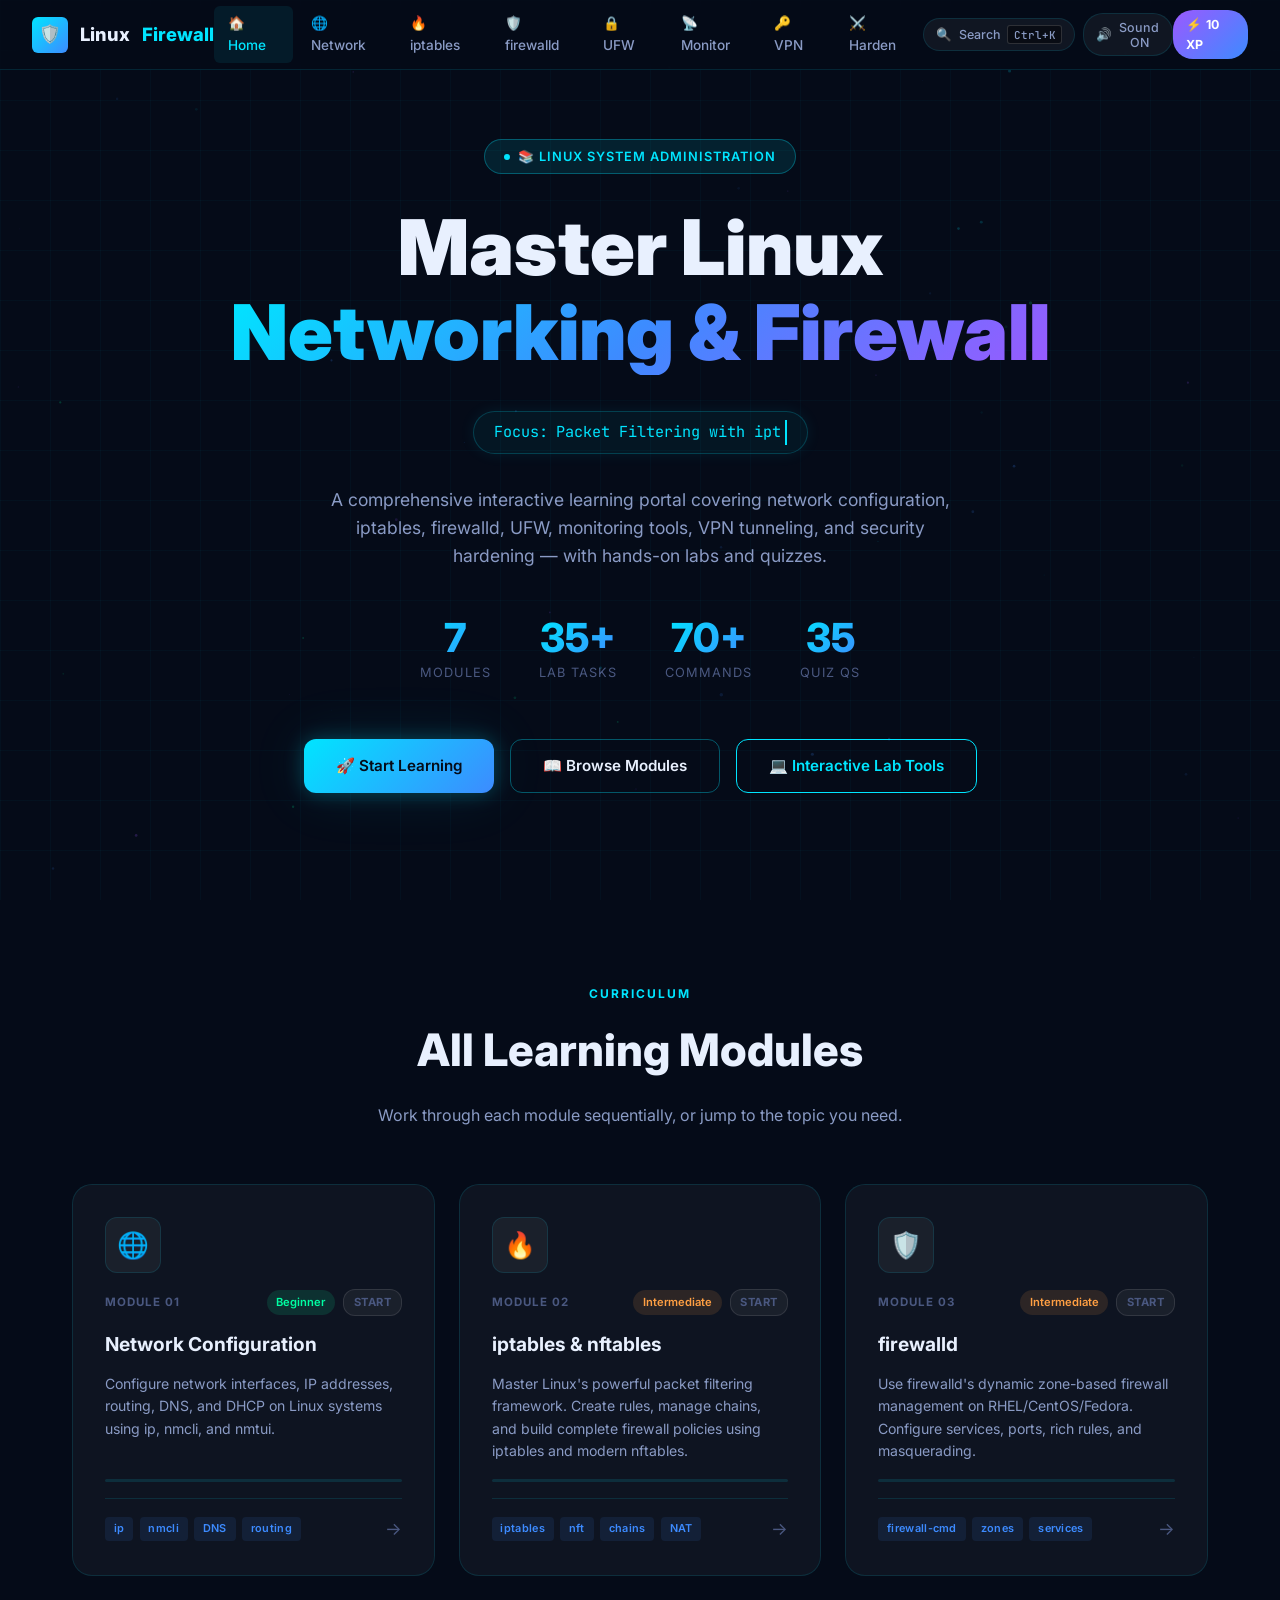
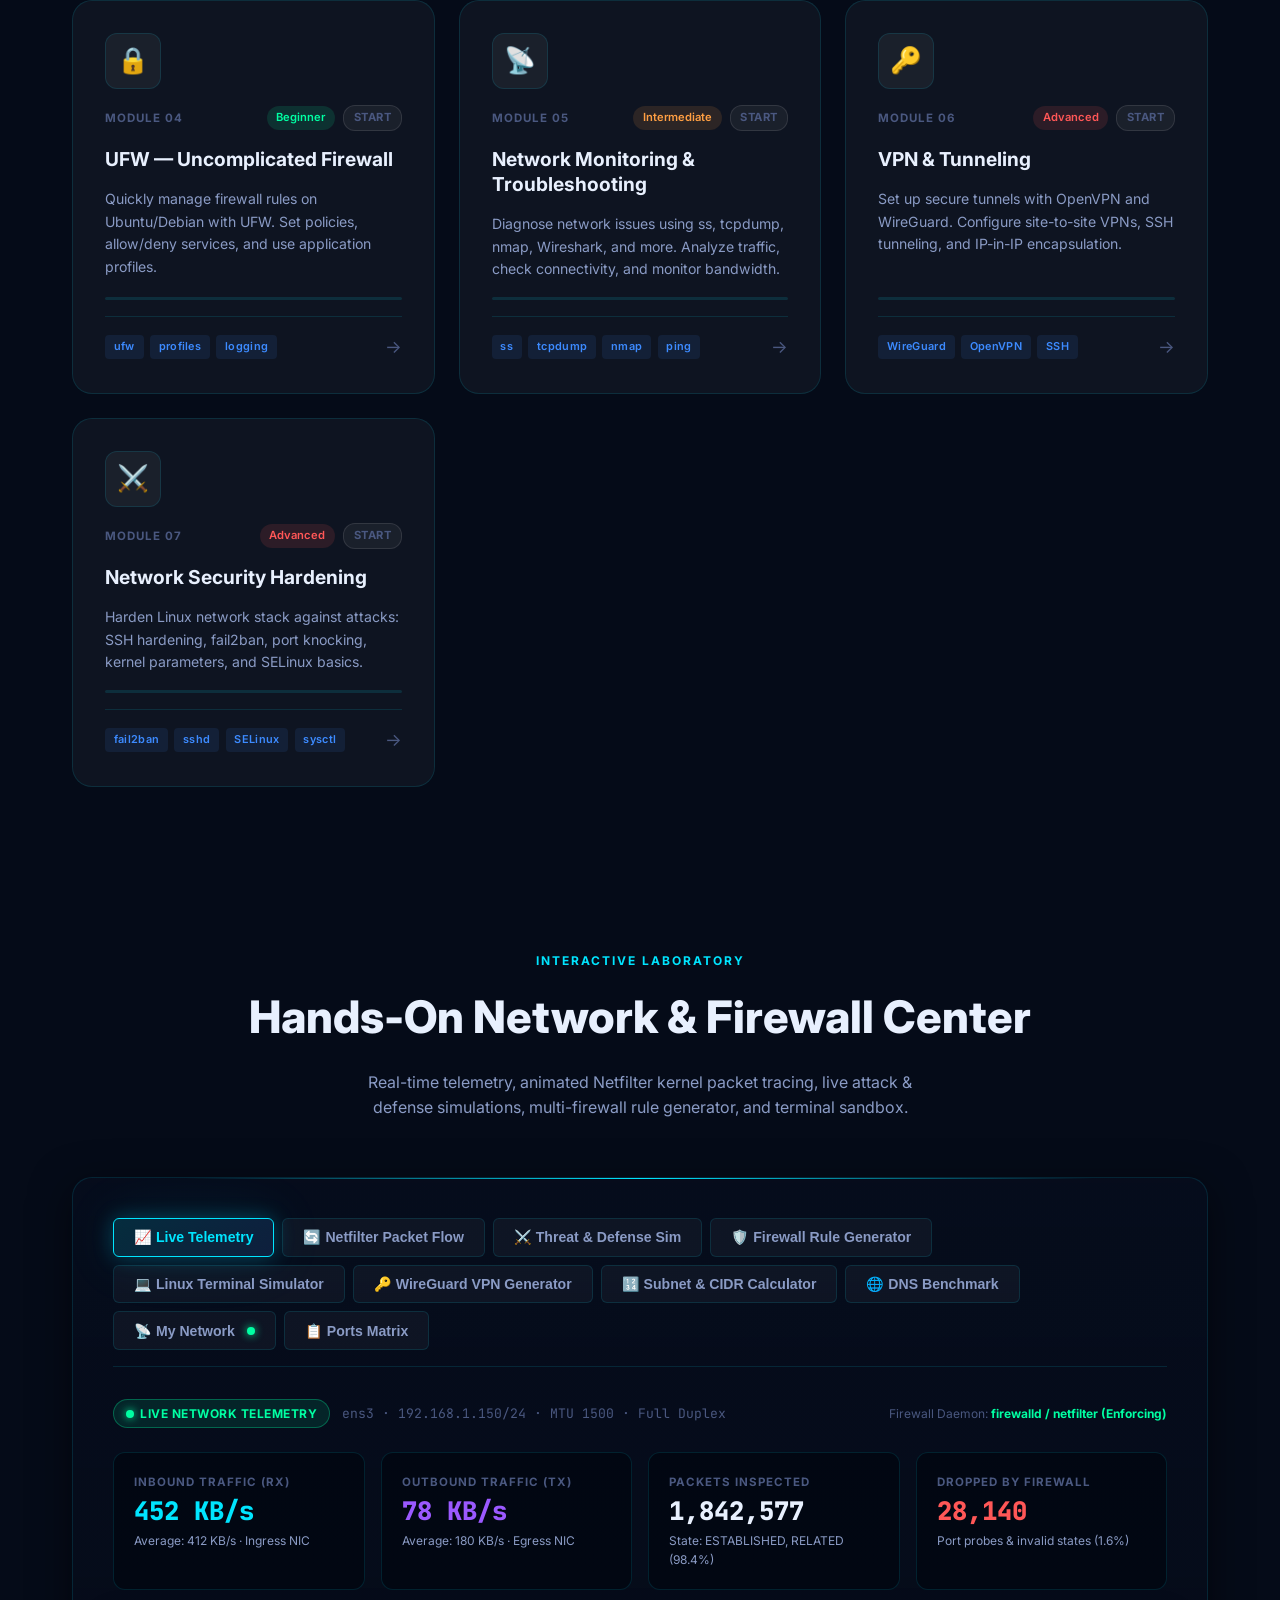
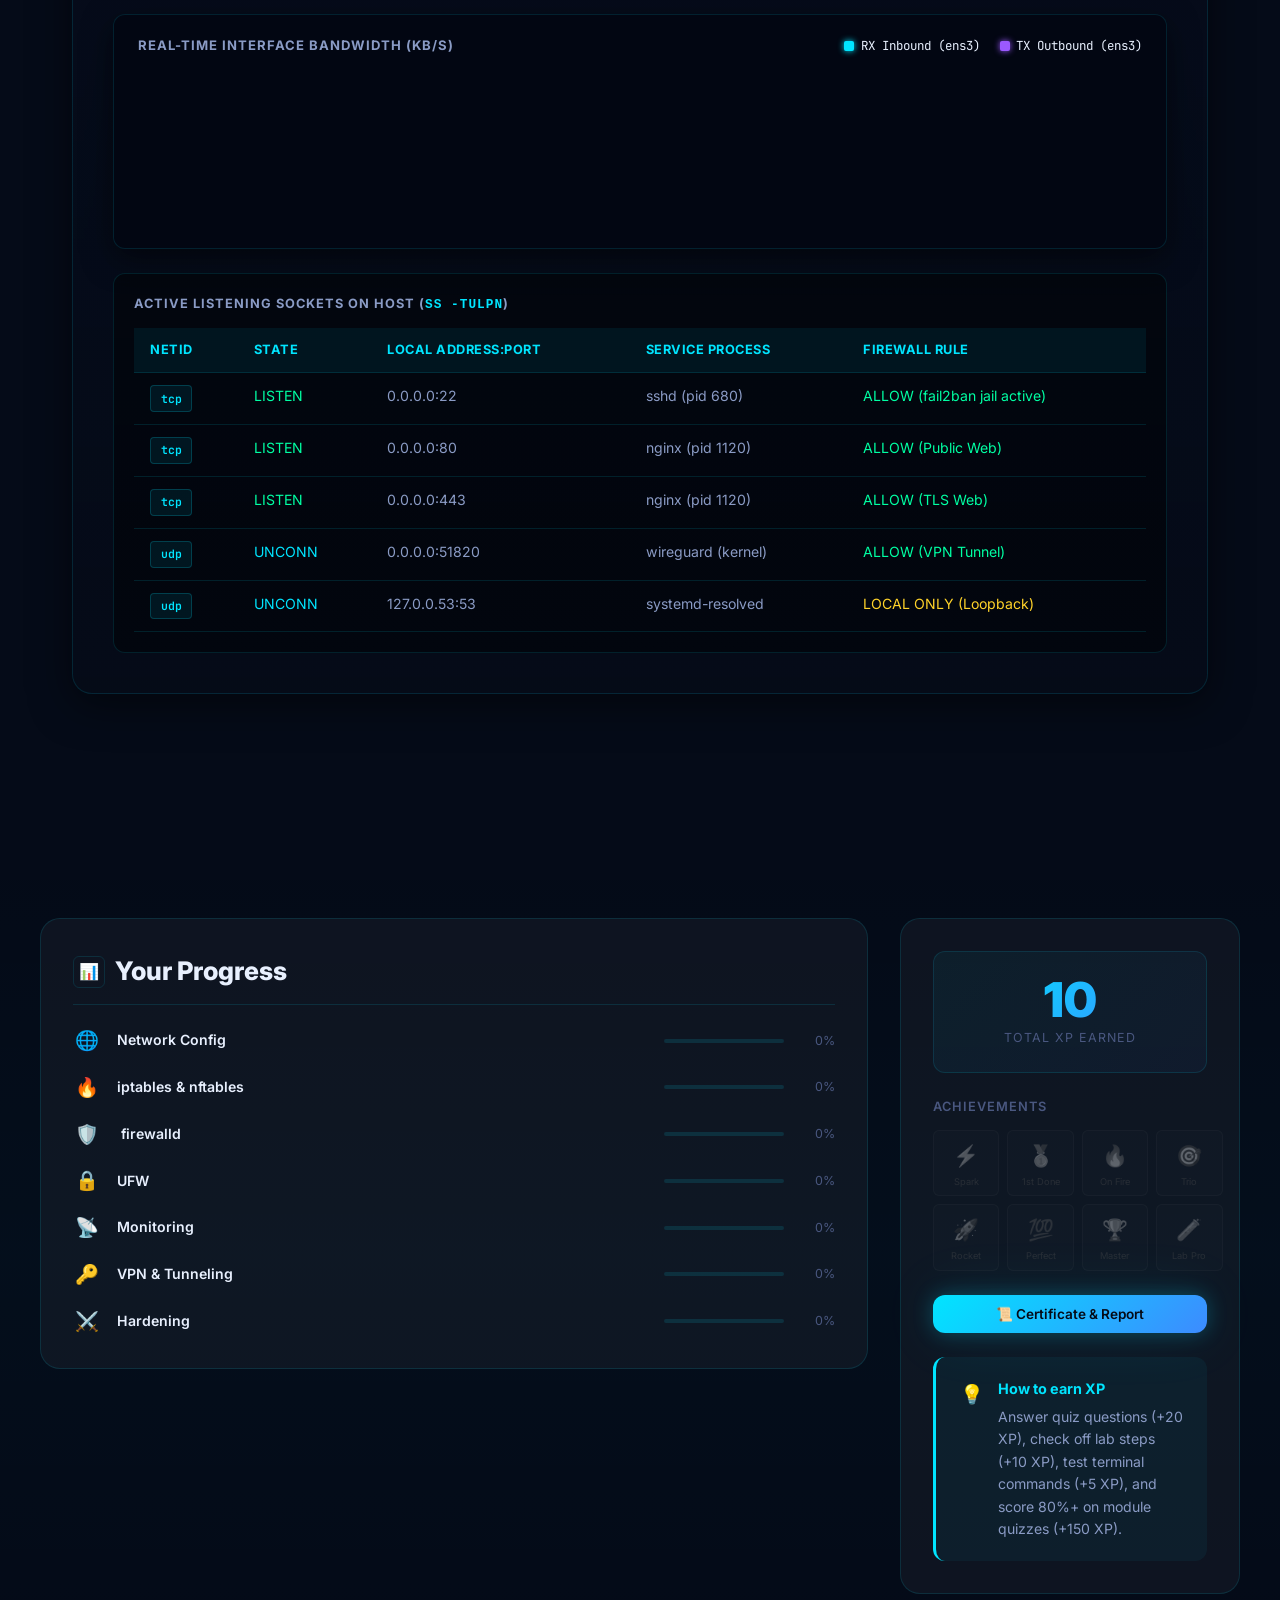
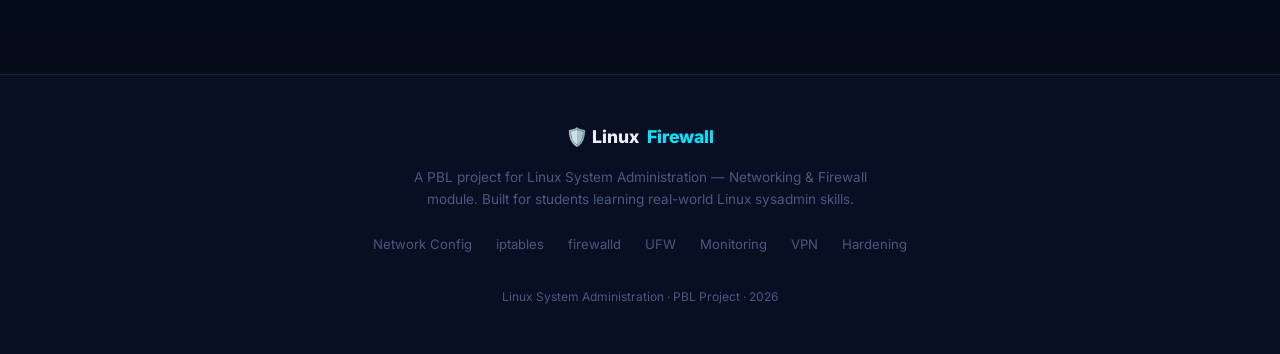
<file: index.html>
<!DOCTYPE html>
<html lang="en">
<head>
  <meta charset="UTF-8" />
  <meta name="viewport" content="width=device-width, initial-scale=1.0" />
  <title>LinuxFirewall — Linux Networking &amp; Firewall Study Portal</title>
  <meta name="description" content="Master Linux networking and firewall administration. Comprehensive study portal with lessons, labs, and quizzes covering iptables, firewalld, UFW, VPN, and more." />
  <meta name="theme-color" content="#050b18" />
  <link rel="icon" href="data:image/svg+xml,<svg xmlns=%22http://www.w3.org/2000/svg%22 viewBox=%220 0 100 100%22><text y=%22.9em%22 font-size=%2290%22>%F0%9F%9B%A1%EF%B8%8F</text></svg>" />
  <meta property="og:type" content="website" />
  <meta property="og:title" content="LinuxFirewall — Linux Networking &amp; Firewall Study Portal" />
  <meta property="og:description" content="Master Linux networking and firewall administration. Comprehensive study portal with lessons, labs, and quizzes covering iptables, firewalld, UFW, VPN, and more." />
  <meta name="twitter:card" content="summary" />
  <meta name="twitter:title" content="LinuxFirewall — Linux Networking &amp; Firewall Study Portal" />
  <meta name="twitter:description" content="Master Linux networking and firewall administration. Comprehensive study portal with lessons, labs, and quizzes covering iptables, firewalld, UFW, VPN, and more." />
  <link rel="preconnect" href="https://fonts.googleapis.com" />
  <link rel="preconnect" href="https://fonts.gstatic.com" crossorigin />
  <link rel="stylesheet" href="https://fonts.googleapis.com/css2?family=Inter:wght@300;400;500;600;700;800;900&family=JetBrains+Mono:wght@400;500;600&display=swap" />
  <link rel="stylesheet" href="styles/main.css" />
  <!-- Preconnect to the real, live APIs the interactive tools call (DNS-over-HTTPS
       benchmark + public IP/geo lookup), so the first real request isn't slowed
       down by DNS/TLS setup happening on demand. -->
  <link rel="preconnect" href="https://cloudflare-dns.com" crossorigin />
  <link rel="preconnect" href="https://dns.google" crossorigin />
  <link rel="preconnect" href="https://ipapi.co" crossorigin />
  <link rel="dns-prefetch" href="https://dns.quad9.net" />
</head>
<body>
<canvas id="particle-canvas"></canvas>
<div class="wrapper">

  <!-- ── NAV ── -->
  <nav id="main-nav">
    <a href="index.html" class="nav-logo">
      <div class="nav-logo-icon">🛡️</div>
      Linux<span>Firewall</span>
    </a>
    <ul class="nav-links">
      <li><a href="index.html" class="active">🏠 Home</a></li>
      <li><a href="pages/network-config.html">🌐 Network</a></li>
      <li><a href="pages/iptables.html">🔥 iptables</a></li>
      <li><a href="pages/firewalld.html">🛡️ firewalld</a></li>
      <li><a href="pages/ufw.html">🔒 UFW</a></li>
      <li><a href="pages/monitoring.html">📡 Monitor</a></li>
      <li><a href="pages/vpn.html">🔑 VPN</a></li>
      <li><a href="pages/hardening.html">⚔️ Harden</a></li>
    </ul>
    <div class="nav-progress">
      <span class="xp-badge">⚡ 0 XP</span>
    </div>
    <div class="hamburger" id="ham">
      <span></span><span></span><span></span>
    </div>
  </nav>

  <!-- ── HERO ── -->
  <section class="hero">
    <div class="hero-badge">📚 Linux System Administration</div>

    <h1 class="hero-title">
      <span class="line1">Master Linux</span>
      <span class="line2">Networking & Firewall</span>
    </h1>

    <div class="hero-typewriter-wrap">
      <span>Focus:</span>
      <span class="typewriter" data-words="Packet Filtering with iptables & nftables|Dynamic Zones & Rich Rules in firewalld|Uncomplicated Firewall (UFW) Fast Setup|WireGuard & OpenVPN Secure Tunnels|System & Network Hardening with fail2ban|Real-time Socket & Packet Diagnostics"></span>
    </div>

    <p class="hero-subtitle">
      A comprehensive interactive learning portal covering network configuration, iptables, firewalld, UFW, monitoring tools, VPN tunneling, and security hardening — with hands-on labs and quizzes.
    </p>

    <div class="hero-stats">
      <div class="stat">
        <div class="stat-num">7</div>
        <div class="stat-label">Modules</div>
      </div>
      <div class="stat">
        <div class="stat-num">35+</div>
        <div class="stat-label">Lab Tasks</div>
      </div>
      <div class="stat">
        <div class="stat-num">70+</div>
        <div class="stat-label">Commands</div>
      </div>
      <div class="stat">
        <div class="stat-num">35</div>
        <div class="stat-label">Quiz Qs</div>
      </div>
    </div>

    <div class="hero-cta">
      <a href="pages/network-config.html" class="btn btn-primary">🚀 Start Learning</a>
      <a href="#modules" class="btn btn-secondary">📖 Browse Modules</a>
      <a href="#tools" class="btn btn-secondary" style="border-color:var(--cyan);color:var(--cyan);">💻 Interactive Lab Tools</a>
    </div>
  </section>

  <!-- ── MODULES ── -->
  <section class="section" id="modules">
    <div class="section-header">
      <div class="section-tag">Curriculum</div>
      <h2 class="section-title">All Learning Modules</h2>
      <p class="section-subtitle">Work through each module sequentially, or jump to the topic you need.</p>
    </div>

    <div class="modules-grid">

      <!-- 1 Network Config -->
      <a href="pages/network-config.html" class="module-card" data-module="network-config" style="--card-color: #00e5ff">
        <div class="module-icon-wrap">🌐</div>
        <div class="module-meta">
          <span class="module-number">Module 01</span>
          <span class="module-difficulty diff-beginner">Beginner</span>
        </div>
        <h3 class="module-title">Network Configuration</h3>
        <p class="module-desc">Configure network interfaces, IP addresses, routing, DNS, and DHCP on Linux systems using ip, nmcli, and nmtui.</p>
        <div class="module-progress-bar"><div class="module-progress-fill" style="width:0%"></div></div>
        <div class="module-footer">
          <div class="module-topics">
            <span class="topic-tag">ip</span>
            <span class="topic-tag">nmcli</span>
            <span class="topic-tag">DNS</span>
            <span class="topic-tag">routing</span>
          </div>
          <span class="module-arrow">→</span>
        </div>
      </a>

      <!-- 2 iptables -->
      <a href="pages/iptables.html" class="module-card" data-module="iptables" style="--card-color: #ff5757">
        <div class="module-icon-wrap">🔥</div>
        <div class="module-meta">
          <span class="module-number">Module 02</span>
          <span class="module-difficulty diff-inter">Intermediate</span>
        </div>
        <h3 class="module-title">iptables & nftables</h3>
        <p class="module-desc">Master Linux's powerful packet filtering framework. Create rules, manage chains, and build complete firewall policies using iptables and modern nftables.</p>
        <div class="module-progress-bar"><div class="module-progress-fill" style="width:0%"></div></div>
        <div class="module-footer">
          <div class="module-topics">
            <span class="topic-tag">iptables</span>
            <span class="topic-tag">nft</span>
            <span class="topic-tag">chains</span>
            <span class="topic-tag">NAT</span>
          </div>
          <span class="module-arrow">→</span>
        </div>
      </a>

      <!-- 3 firewalld -->
      <a href="pages/firewalld.html" class="module-card" data-module="firewalld" style="--card-color: #ff9f43">
        <div class="module-icon-wrap">🛡️</div>
        <div class="module-meta">
          <span class="module-number">Module 03</span>
          <span class="module-difficulty diff-inter">Intermediate</span>
        </div>
        <h3 class="module-title">firewalld</h3>
        <p class="module-desc">Use firewalld's dynamic zone-based firewall management on RHEL/CentOS/Fedora. Configure services, ports, rich rules, and masquerading.</p>
        <div class="module-progress-bar"><div class="module-progress-fill" style="width:0%"></div></div>
        <div class="module-footer">
          <div class="module-topics">
            <span class="topic-tag">firewall-cmd</span>
            <span class="topic-tag">zones</span>
            <span class="topic-tag">services</span>
          </div>
          <span class="module-arrow">→</span>
        </div>
      </a>

      <!-- 4 UFW -->
      <a href="pages/ufw.html" class="module-card" data-module="ufw" style="--card-color: #00ffa3">
        <div class="module-icon-wrap">🔒</div>
        <div class="module-meta">
          <span class="module-number">Module 04</span>
          <span class="module-difficulty diff-beginner">Beginner</span>
        </div>
        <h3 class="module-title">UFW — Uncomplicated Firewall</h3>
        <p class="module-desc">Quickly manage firewall rules on Ubuntu/Debian with UFW. Set policies, allow/deny services, and use application profiles.</p>
        <div class="module-progress-bar"><div class="module-progress-fill" style="width:0%"></div></div>
        <div class="module-footer">
          <div class="module-topics">
            <span class="topic-tag">ufw</span>
            <span class="topic-tag">profiles</span>
            <span class="topic-tag">logging</span>
          </div>
          <span class="module-arrow">→</span>
        </div>
      </a>

      <!-- 5 Monitoring -->
      <a href="pages/monitoring.html" class="module-card" data-module="monitoring" style="--card-color: #3d8bff">
        <div class="module-icon-wrap">📡</div>
        <div class="module-meta">
          <span class="module-number">Module 05</span>
          <span class="module-difficulty diff-inter">Intermediate</span>
        </div>
        <h3 class="module-title">Network Monitoring & Troubleshooting</h3>
        <p class="module-desc">Diagnose network issues using ss, tcpdump, nmap, Wireshark, and more. Analyze traffic, check connectivity, and monitor bandwidth.</p>
        <div class="module-progress-bar"><div class="module-progress-fill" style="width:0%"></div></div>
        <div class="module-footer">
          <div class="module-topics">
            <span class="topic-tag">ss</span>
            <span class="topic-tag">tcpdump</span>
            <span class="topic-tag">nmap</span>
            <span class="topic-tag">ping</span>
          </div>
          <span class="module-arrow">→</span>
        </div>
      </a>

      <!-- 6 VPN -->
      <a href="pages/vpn.html" class="module-card" data-module="vpn" style="--card-color: #9b59ff">
        <div class="module-icon-wrap">🔑</div>
        <div class="module-meta">
          <span class="module-number">Module 06</span>
          <span class="module-difficulty diff-advanced">Advanced</span>
        </div>
        <h3 class="module-title">VPN & Tunneling</h3>
        <p class="module-desc">Set up secure tunnels with OpenVPN and WireGuard. Configure site-to-site VPNs, SSH tunneling, and IP-in-IP encapsulation.</p>
        <div class="module-progress-bar"><div class="module-progress-fill" style="width:0%"></div></div>
        <div class="module-footer">
          <div class="module-topics">
            <span class="topic-tag">WireGuard</span>
            <span class="topic-tag">OpenVPN</span>
            <span class="topic-tag">SSH</span>
          </div>
          <span class="module-arrow">→</span>
        </div>
      </a>

      <!-- 7 Hardening -->
      <a href="pages/hardening.html" class="module-card" data-module="hardening" style="--card-color: #ffd32a">
        <div class="module-icon-wrap">⚔️</div>
        <div class="module-meta">
          <span class="module-number">Module 07</span>
          <span class="module-difficulty diff-advanced">Advanced</span>
        </div>
        <h3 class="module-title">Network Security Hardening</h3>
        <p class="module-desc">Harden Linux network stack against attacks: SSH hardening, fail2ban, port knocking, kernel parameters, and SELinux basics.</p>
        <div class="module-progress-bar"><div class="module-progress-fill" style="width:0%"></div></div>
        <div class="module-footer">
          <div class="module-topics">
            <span class="topic-tag">fail2ban</span>
            <span class="topic-tag">sshd</span>
            <span class="topic-tag">SELinux</span>
            <span class="topic-tag">sysctl</span>
          </div>
          <span class="module-arrow">→</span>
        </div>
      </a>

    </div>
  </section>

  <!-- ── INTERACTIVE LAB TOOLS & REALTIME CENTER ── -->
  <section class="section" id="tools">
    <div class="section-header">
      <div class="section-tag">Interactive Laboratory</div>
      <h2 class="section-title">Hands-On Network &amp; Firewall Center</h2>
      <p class="section-subtitle">Real-time telemetry, animated Netfilter kernel packet tracing, live attack &amp; defense simulations, multi-firewall rule generator, and terminal sandbox.</p>
    </div>

    <div class="interactive-suite">
      <div class="tool-tabs">
        <button class="tool-tab active" data-target="tab-telemetry">📈 Live Telemetry</button>
        <button class="tool-tab" data-target="tab-netfilter">🔄 Netfilter Packet Flow</button>
        <button class="tool-tab" data-target="tab-attacks">⚔️ Threat &amp; Defense Sim</button>
        <button class="tool-tab" data-target="tab-generator">🛡️ Firewall Rule Generator</button>
        <button class="tool-tab" data-target="tab-terminal">💻 Linux Terminal Simulator</button>
        <button class="tool-tab" data-target="tab-wireguard">🔑 WireGuard VPN Generator</button>
        <button class="tool-tab" data-target="tab-calculator">🔢 Subnet &amp; CIDR Calculator</button>
        <button class="tool-tab" data-target="tab-dns">🌐 DNS Benchmark</button>
        <button class="tool-tab" data-target="tab-mynetwork">📡 My Network <span class="live-dot" style="margin-left:4px;"></span></button>
        <button class="tool-tab" data-target="tab-ports">📋 Ports Matrix</button>
      </div>

      <!-- Tab 1: Live Telemetry & Traffic Graph -->
      <div class="tool-pane active" id="tab-telemetry">
        <div class="telemetry-header">
          <div>
            <span class="live-badge"><span class="live-dot"></span> LIVE NETWORK TELEMETRY</span>
            <span style="font-size:0.82rem;color:var(--text-muted);margin-left:0.5rem;font-family:var(--font-mono);">ens3 &middot; 192.168.1.150/24 &middot; MTU 1500 &middot; Full Duplex</span>
          </div>
          <div style="font-size:0.75rem;color:var(--text-muted);">
            Firewall Daemon: <strong style="color:var(--green)">firewalld / netfilter (Enforcing)</strong>
          </div>
        </div>

        <div class="telemetry-grid">
          <div class="telemetry-card">
            <div class="telemetry-card-title">Inbound Traffic (RX)</div>
            <div class="telemetry-card-val" id="telemetry-rx-speed" style="color:var(--cyan)">384 KB/s</div>
            <div class="telemetry-card-sub">Average: 412 KB/s &middot; Ingress NIC</div>
          </div>
          <div class="telemetry-card">
            <div class="telemetry-card-title">Outbound Traffic (TX)</div>
            <div class="telemetry-card-val" id="telemetry-tx-speed" style="color:var(--purple)">192 KB/s</div>
            <div class="telemetry-card-sub">Average: 180 KB/s &middot; Egress NIC</div>
          </div>
          <div class="telemetry-card">
            <div class="telemetry-card-title">Packets Inspected</div>
            <div class="telemetry-card-val" id="telemetry-total-pkts">1,842,000</div>
            <div class="telemetry-card-sub">State: ESTABLISHED, RELATED (98.4%)</div>
          </div>
          <div class="telemetry-card">
            <div class="telemetry-card-title">Dropped by Firewall</div>
            <div class="telemetry-card-val" id="telemetry-dropped-pkts" style="color:var(--red)">28,140</div>
            <div class="telemetry-card-sub">Port probes &amp; invalid states (1.6%)</div>
          </div>
        </div>

        <div class="bandwidth-graph-wrap">
          <div class="graph-header">
            <span style="font-size:0.82rem;font-weight:700;letter-spacing:1px;text-transform:uppercase;color:var(--text-secondary);">Real-Time Interface Bandwidth (KB/s)</span>
            <div class="graph-legend">
              <div class="legend-item"><span class="legend-color legend-rx"></span> RX Inbound (ens3)</div>
              <div class="legend-item"><span class="legend-color legend-tx"></span> TX Outbound (ens3)</div>
            </div>
          </div>
          <canvas id="bandwidth-canvas"></canvas>
        </div>

        <div style="background:rgba(0,0,0,0.4);border:1px solid var(--border);border-radius:var(--radius-md);padding:1.25rem;">
          <div style="font-size:0.8rem;font-weight:700;color:var(--text-secondary);text-transform:uppercase;letter-spacing:1px;margin-bottom:0.75rem;">
            Active Listening Sockets on Host (<code style="color:var(--cyan)">ss -tulpn</code>)
          </div>
          <div style="overflow-x:auto;">
            <table class="data-table" style="margin:0;">
              <thead>
                <tr>
                  <th>Netid</th>
                  <th>State</th>
                  <th>Local Address:Port</th>
                  <th>Service Process</th>
                  <th>Firewall Rule</th>
                </tr>
              </thead>
              <tbody>
                <tr><td><span class="chip">tcp</span></td><td><span style="color:var(--green)">LISTEN</span></td><td>0.0.0.0:22</td><td>sshd (pid 680)</td><td><span style="color:var(--green)">ALLOW (fail2ban jail active)</span></td></tr>
                <tr><td><span class="chip">tcp</span></td><td><span style="color:var(--green)">LISTEN</span></td><td>0.0.0.0:80</td><td>nginx (pid 1120)</td><td><span style="color:var(--green)">ALLOW (Public Web)</span></td></tr>
                <tr><td><span class="chip">tcp</span></td><td><span style="color:var(--green)">LISTEN</span></td><td>0.0.0.0:443</td><td>nginx (pid 1120)</td><td><span style="color:var(--green)">ALLOW (TLS Web)</span></td></tr>
                <tr><td><span class="chip">udp</span></td><td><span style="color:var(--cyan)">UNCONN</span></td><td>0.0.0.0:51820</td><td>wireguard (kernel)</td><td><span style="color:var(--green)">ALLOW (VPN Tunnel)</span></td></tr>
                <tr><td><span class="chip">udp</span></td><td><span style="color:var(--cyan)">UNCONN</span></td><td>127.0.0.53:53</td><td>systemd-resolved</td><td><span style="color:var(--yellow)">LOCAL ONLY (Loopback)</span></td></tr>
              </tbody>
            </table>
          </div>
        </div>
      </div>

      <!-- Tab 2: Netfilter Packet Flow -->
      <div class="tool-pane" id="tab-netfilter">
        <div class="netfilter-box">
          <div class="nf-controls">
            <div>
              <span style="font-size:0.85rem;font-weight:700;text-transform:uppercase;letter-spacing:1px;color:var(--cyan);">Kernel Netfilter Traversal Engine</span>
              <p style="font-size:0.8rem;color:var(--text-muted);margin-top:0.2rem;">Select a simulated packet type and watch it navigate through the Linux kernel firewall tables &amp; chains.</p>
            </div>
            <div style="display:flex;gap:0.75rem;align-items:center;flex-wrap:wrap;">
              <select id="nf-packet-select" class="gen-input" style="font-family:var(--font-main);padding:0.45rem 0.8rem;cursor:pointer;">
                <option value="http">🌐 HTTP Request (Port 80 to Local Web Server)</option>
                <option value="ssh">🔑 SSH Admin Session (Port 22 with Conntrack)</option>
                <option value="blocked">🚫 Telnet Probe (Port 23 from Untrusted IP)</option>
                <option value="forward">🔄 NAT Router Forwarding (LAN 10.0.0.2 to WAN)</option>
              </select>
              <button class="btn btn-primary" id="nf-send-btn" style="padding:0.5rem 1rem;font-size:0.85rem;">▶️ Dispatch Packet</button>
            </div>
          </div>

          <div class="nf-pipeline">
            <div class="nf-node" id="nf-ingress">
              <div class="nf-node-num">Step 1</div>
              <div class="nf-node-title">NIC Ingress</div>
              <div class="nf-node-sub">ens3 interface</div>
            </div>

            <div class="nf-node" id="nf-preroute">
              <div class="nf-node-num">Step 2</div>
              <div class="nf-node-title">PREROUTING</div>
              <div class="nf-node-sub">raw &middot; mangle &middot; nat</div>
            </div>

            <div class="nf-node" id="nf-routing">
              <div class="nf-node-num">Step 3</div>
              <div class="nf-node-title">Routing Decision</div>
              <div class="nf-node-sub">Local or Forward?</div>
            </div>

            <div class="nf-node" id="nf-input">
              <div class="nf-node-num">Step 4A</div>
              <div class="nf-node-title">INPUT Chain</div>
              <div class="nf-node-sub">filter &middot; security</div>
            </div>

            <div class="nf-node" id="nf-socket">
              <div class="nf-node-num">Step 5A</div>
              <div class="nf-node-title">Local Socket</div>
              <div class="nf-node-sub">Process delivery</div>
            </div>
          </div>

          <div style="margin-top:0.75rem;display:flex;gap:0.75rem;justify-content:center;font-size:0.75rem;color:var(--text-muted);">
            <span>Forward branch: <span class="chip" id="nf-forward">FORWARD Chain</span> &rarr; <span class="chip" id="nf-postroute">POSTROUTING (SNAT/MASQUERADE)</span></span>
          </div>

          <div class="nf-verdict-box">
            <div>
              <div style="font-size:0.72rem;text-transform:uppercase;color:var(--text-muted);letter-spacing:0.5px;">Firewall Decision &amp; Verdict</div>
              <div id="nf-verdict-result" style="margin-top:0.35rem;"><span class="module-status-badge status-completed">READY TO DISPATCH</span></div>
            </div>
            <div style="flex:1;min-width:250px;">
              <div style="font-size:0.72rem;text-transform:uppercase;color:var(--text-muted);letter-spacing:0.5px;">Rule Match</div>
              <div id="nf-rule-result" style="font-family:var(--font-mono);font-size:0.82rem;color:var(--cyan);margin-top:0.35rem;">Select packet and click Dispatch Packet</div>
            </div>
            <div style="width:100%;font-size:0.82rem;color:var(--text-secondary);border-top:1px solid rgba(255,255,255,0.06);padding-top:0.5rem;margin-top:0.5rem;" id="nf-exp-result">
              Click Dispatch Packet to trace the kernel Netfilter hooks in real time.
            </div>
          </div>
        </div>
      </div>

      <!-- Tab 3: Threat & Defense Center -->
      <div class="tool-pane" id="tab-attacks">
        <div class="attack-suite-grid">
          <div class="attack-cards-col">
            <!-- SYN Flood -->
            <div class="attack-card">
              <div class="attack-card-header">
                <div class="attack-card-title">💣 SYN Flood DoS</div>
                <span class="chip">L4 Attack</span>
              </div>
              <div class="attack-card-desc">Simulates a high-rate SYN flood targeting port 80. Watch iptables rate limiting and kernel TCP syncookies protect the host.</div>
              <button class="attack-btn" id="btn-sim-syn">⚡ Launch SYN Flood</button>
            </div>

            <!-- SSH Brute Force -->
            <div class="attack-card">
              <div class="attack-card-header">
                <div class="attack-card-title">🔨 SSH Password Spray</div>
                <span class="chip">fail2ban</span>
              </div>
              <div class="attack-card-desc">Simulates 5 rapid invalid SSH logins from an untrusted IP. Watch fail2ban detect auth log failures and ban the IP automatically.</div>
              <button class="attack-btn" id="btn-sim-ssh">⚡ Simulate SSH Attack</button>
            </div>

            <!-- Nmap Port Scan -->
            <div class="attack-card">
              <div class="attack-card-header">
                <div class="attack-card-title">🕵️ Nmap Stealth Scan</div>
                <span class="chip">Reconnaissance</span>
              </div>
              <div class="attack-card-desc">Simulates an attacker running a stealth SYN sweep on ports 1-1000. Watch default DROP policy prevent information leakage.</div>
              <button class="attack-btn" id="btn-sim-scan">⚡ Run Port Sweep</button>
            </div>
          </div>

          <!-- Log Stream Console -->
          <div class="log-stream-terminal">
            <div class="log-stream-bar">
              <div class="terminal-dots"><span class="dot-r"></span><span class="dot-y"></span><span class="dot-g"></span></div>
              <span style="font-family:var(--font-mono);font-size:0.75rem;color:var(--text-muted);">Real-Time Kernel &amp; Auth Log Stream (/var/log/syslog)</span>
              <button class="sim-btn" id="btn-clear-attack-log">Clear Log</button>
            </div>
            <div class="log-stream-body" id="attack-log-stream">
              <div class="log-entry"><span class="log-time">LIVE</span> <span class="log-info">[INFO]</span> Netfilter audit logging initialized. System ready.</div>
              <div class="log-entry"><span class="log-time">LIVE</span> <span class="log-info">[INFO]</span> fail2ban jail 'sshd' active (maxretry=5, bantime=3600s).</div>
              <div class="log-entry"><span class="log-time">LIVE</span> <span class="log-info">[INFO]</span> Click any attack simulation button on the left to observe firewall mitigation in real time.</div>
            </div>
          </div>
        </div>
      </div>

      <!-- Tab 4: Firewall Rule Generator -->
      <div class="tool-pane" id="tab-generator">
        <div class="generator-grid">
          <div class="gen-form">
            <div class="gen-field">
              <label class="gen-label">1. Action</label>
              <div class="gen-options">
                <button type="button" class="gen-opt-btn active" data-opt="action" data-val="allow">Allow (Accept)</button>
                <button type="button" class="gen-opt-btn" data-opt="action" data-val="drop">Deny (Drop)</button>
                <button type="button" class="gen-opt-btn" data-opt="action" data-val="nat">NAT / Port Forward</button>
              </div>
            </div>

            <div class="gen-field">
              <label class="gen-label">2. Protocol</label>
              <div class="gen-options">
                <button type="button" class="gen-opt-btn active" data-opt="proto" data-val="tcp">TCP</button>
                <button type="button" class="gen-opt-btn" data-opt="proto" data-val="udp">UDP</button>
                <button type="button" class="gen-opt-btn" data-opt="proto" data-val="icmp">ICMP (Ping)</button>
              </div>
            </div>

            <div class="gen-field">
              <label class="gen-label">3. Destination Port</label>
              <input type="text" class="gen-input" id="gen-port-input" value="22" placeholder="e.g. 22, 80, 443, 51820" />
              <div class="gen-options" style="margin-top:0.35rem;">
                <span style="font-size:0.75rem;color:var(--text-muted);align-self:center;">Presets:</span>
                <button type="button" class="gen-opt-btn port-preset-tag" data-port="22">SSH (22)</button>
                <button type="button" class="gen-opt-btn port-preset-tag" data-port="80">HTTP (80)</button>
                <button type="button" class="gen-opt-btn port-preset-tag" data-port="443">HTTPS (443)</button>
                <button type="button" class="gen-opt-btn port-preset-tag" data-port="53">DNS (53)</button>
                <button type="button" class="gen-opt-btn port-preset-tag" data-port="51820">WireGuard (51820)</button>
              </div>
            </div>

            <div class="gen-field">
              <label class="gen-label">4. Source IP or Subnet (Optional)</label>
              <input type="text" class="gen-input" id="gen-src-input" placeholder="e.g. 192.168.1.0/24 or leave empty for Anywhere" />
            </div>
          </div>

          <div class="gen-outputs">
            <div class="gen-output-card">
              <div class="gen-out-header">
                <span class="gen-out-title" style="color:var(--red);">🔥 iptables Equivalent</span>
              </div>
              <div class="gen-out-code" id="gen-out-iptables">sudo iptables -A INPUT -p tcp --dport 22 -j ACCEPT</div>
            </div>

            <div class="gen-output-card">
              <div class="gen-out-header">
                <span class="gen-out-title" style="color:var(--orange);">🛡️ firewalld Equivalent</span>
              </div>
              <div class="gen-out-code" id="gen-out-firewalld">sudo firewall-cmd --permanent --add-port=22/tcp &amp;&amp; sudo firewall-cmd --reload</div>
            </div>

            <div class="gen-output-card">
              <div class="gen-out-header">
                <span class="gen-out-title" style="color:var(--green);">🔒 UFW Equivalent</span>
              </div>
              <div class="gen-out-code" id="gen-out-ufw">sudo ufw allow proto tcp to any port 22</div>
            </div>
          </div>
        </div>
      </div>

      <!-- Tab 5: Terminal Simulator -->
      <div class="tool-pane" id="tab-terminal">
        <div class="sim-terminal">
          <div class="sim-terminal-bar">
            <div class="terminal-dots"><span class="dot-r"></span><span class="dot-y"></span><span class="dot-g"></span></div>
            <div class="terminal-label">student@linux-lab:~ (Simulated Linux 6.6 Shell)</div>
            <div class="sim-terminal-controls">
              <button class="sim-btn" id="sim-clear-btn">Clear Screen</button>
            </div>
          </div>
          <div class="sim-screen">
            <div class="sim-line sim-accent">🐧 Welcome to the Linux Networking &amp; Firewall Lab Terminal!</div>
            <div class="sim-line sim-output">Type <span style="color:var(--cyan)">'help'</span> for a list of simulated commands, or click the quick command chips below.</div>
            <div class="sim-line sim-output">Supports: ip, iptables, firewall-cmd, ufw, ss, ping, traceroute, nmap, wg, fail2ban...</div>
          </div>
          <div class="sim-quick-cmds">
            <span style="color:var(--text-muted);font-weight:600;">Quick Test:</span>
            <span class="sim-quick-tag" data-cmd="ip a">ip a</span>
            <span class="sim-quick-tag" data-cmd="ip route">ip route</span>
            <span class="sim-quick-tag" data-cmd="iptables -L -n -v">iptables -L -n -v</span>
            <span class="sim-quick-tag" data-cmd="firewall-cmd --list-all">firewall-cmd --list-all</span>
            <span class="sim-quick-tag" data-cmd="ufw status verbose">ufw status</span>
            <span class="sim-quick-tag" data-cmd="ss -tulpn">ss -tulpn</span>
            <span class="sim-quick-tag" data-cmd="ping -c 3 8.8.8.8">ping 8.8.8.8</span>
            <span class="sim-quick-tag" data-cmd="nmap -sS -p 22,80,443 192.168.1.1">nmap scan</span>
            <span class="sim-quick-tag" data-cmd="wg show">wg show</span>
            <span class="sim-quick-tag" data-cmd="fail2ban-client status sshd">fail2ban status</span>
          </div>
          <div style="padding: 0.75rem 1.25rem; background: rgba(0,0,0,0.6); border-top: 1px solid rgba(0,229,255,0.15);">
            <div class="sim-prompt-line">
              <span class="sim-prompt">student@linux-lab:~$</span>
              <input type="text" class="sim-input" placeholder="Type a command (e.g. 'ip a', 'ss -tulpn', 'help') and press Enter..." />
            </div>
          </div>
        </div>
      </div>

      <!-- Tab 6: WireGuard VPN Configurator -->
      <div class="tool-pane" id="tab-wireguard">
        <div style="margin-bottom:1.5rem;display:flex;justify-content:space-between;align-items:center;flex-wrap:wrap;gap:1rem;">
          <div>
            <span style="font-size:0.85rem;font-weight:700;text-transform:uppercase;color:var(--cyan);letter-spacing:1px;">Paired Server &amp; Client Tunnel Builder</span>
            <p style="font-size:0.8rem;color:var(--text-muted);margin-top:0.2rem;">Generates matching cryptographic Curve25519 keypairs and ready-to-deploy configuration files.</p>
          </div>
          <button class="btn btn-primary" id="btn-wg-generate" style="font-size:0.85rem;padding:0.5rem 1.2rem;">🔑 Generate Fresh Keypair &amp; Config</button>
        </div>

        <div class="vpn-config-split">
          <div>
            <div style="font-size:0.8rem;font-weight:700;color:var(--cyan);margin-bottom:0.4rem;display:flex;justify-content:space-between;">
              <span>Server: /etc/wireguard/wg0.conf</span>
              <button class="terminal-copy" onclick="navigator.clipboard.writeText(document.getElementById('wg-server-output').innerText)">copy</button>
            </div>
            <pre class="gen-out-code" id="wg-server-output" style="height:280px;overflow-y:auto;"></pre>
          </div>

          <div>
            <div style="font-size:0.8rem;font-weight:700;color:var(--green);margin-bottom:0.4rem;display:flex;justify-content:space-between;">
              <span>Client: wg-client.conf</span>
              <button class="terminal-copy" onclick="navigator.clipboard.writeText(document.getElementById('wg-client-output').innerText)">copy</button>
            </div>
            <pre class="gen-out-code" id="wg-client-output" style="height:280px;overflow-y:auto;"></pre>
          </div>
        </div>
      </div>

      <!-- Tab 7: Subnet Calculator -->
      <div class="tool-pane" id="tab-calculator">
        <div class="subnet-grid">
          <div style="display:flex;flex-direction:column;gap:1.25rem;">
            <div class="gen-field">
              <label class="gen-label">IP Address</label>
              <input type="text" class="gen-input" id="calc-ip" value="192.168.1.50" placeholder="e.g. 192.168.1.50" />
            </div>
            <div class="gen-field">
              <label class="gen-label">CIDR Prefix Length (/)</label>
              <input type="number" class="gen-input" id="calc-cidr" value="24" min="0" max="32" />
            </div>
            <div class="info-box tip" style="margin:0;">
              <div class="info-box-icon">💡</div>
              <div class="info-box-body">
                <div class="info-box-title">Subnetting Rule</div>
                <div class="info-box-text">In an IPv4 network, the first address is reserved for the Network ID and the last address is the Broadcast address.</div>
              </div>
            </div>
          </div>

          <div class="subnet-cards">
            <div class="subnet-card">
              <div class="subnet-card-label">Network Address</div>
              <div class="subnet-card-val" id="calc-out-network">192.168.1.0</div>
            </div>
            <div class="subnet-card">
              <div class="subnet-card-label">Broadcast Address</div>
              <div class="subnet-card-val" id="calc-out-broadcast">192.168.1.255</div>
            </div>
            <div class="subnet-card">
              <div class="subnet-card-label">Subnet Mask</div>
              <div class="subnet-card-val" id="calc-out-mask">255.255.255.0</div>
            </div>
            <div class="subnet-card">
              <div class="subnet-card-label">Wildcard Mask</div>
              <div class="subnet-card-val" id="calc-out-wildcard">0.0.0.255</div>
            </div>
            <div class="subnet-card" style="grid-column: 1 / -1;">
              <div class="subnet-card-label">Usable Host IP Range</div>
              <div class="subnet-card-val" id="calc-out-range">192.168.1.1 &ndash; 192.168.1.254</div>
            </div>
            <div class="subnet-card">
              <div class="subnet-card-label">Usable Hosts</div>
              <div class="subnet-card-val" id="calc-out-usable" style="color:var(--green)">254</div>
            </div>
            <div class="subnet-card">
              <div class="subnet-card-label">Total Addresses</div>
              <div class="subnet-card-val" id="calc-out-total">256</div>
            </div>
            <div class="subnet-card" style="grid-column: 1 / -1;">
              <div class="subnet-card-label">IP in Binary (32-bit)</div>
              <div class="subnet-card-val" id="calc-out-binary" style="font-size:0.88rem;">11000000.10101000.00000001.00110010</div>
            </div>
          </div>
        </div>
      </div>

      <!-- Tab 8: DNS Benchmark -->
      <div class="tool-pane" id="tab-dns">
        <div style="display:flex;gap:1rem;align-items:center;margin-bottom:1.5rem;flex-wrap:wrap;">
          <input type="text" class="gen-input" id="dns-domain-input" value="kernel.org" placeholder="Enter domain to resolve (e.g. kernel.org, debian.org)..." style="flex:1;min-width:240px;" />
          <button class="btn btn-primary" id="btn-dns-test" style="font-size:0.85rem;padding:0.6rem 1.25rem;">⚡ Benchmark Resolvers</button>
        </div>
        <div style="overflow-x:auto;">
          <table class="data-table dns-bench-table" style="margin:0;">
            <thead>
              <tr>
                <th>Resolver Provider</th>
                <th>IP Address</th>
                <th>Query Latency</th>
                <th>Security &amp; Protocol</th>
                <th>Simulated Answer</th>
              </tr>
            </thead>
            <tbody id="dns-bench-tbody">
              <tr>
                <td colspan="5" style="text-align:center;color:var(--text-muted);padding:1.25rem;">
                  Click <strong>⚡ Benchmark Resolvers</strong> above to send live DNS-over-HTTPS queries to Cloudflare, Google &amp; Quad9 and measure the real round-trip time from your browser.
                </td>
              </tr>
            </tbody>
          </table>
        </div>
      </div>

      <!-- Tab 8b: My Network — genuinely real, live browser/network data -->
      <div class="tool-pane" id="tab-mynetwork">
        <div class="telemetry-header">
          <div>
            <span class="live-badge"><span class="live-dot"></span> LIVE — READ DIRECTLY FROM YOUR BROWSER</span>
          </div>
          <div style="font-size:0.75rem;color:var(--text-muted);">
            Local time: <strong id="net-clock-local" style="color:var(--cyan)">--:--:--</strong>
            &nbsp;·&nbsp;<span id="net-clock-utc">--</span>
          </div>
        </div>

        <div class="info-box tip" style="margin-bottom:1.25rem;">
          <div class="info-box-icon">💡</div>
          <div class="info-box-body">
            <div class="info-box-title">This tab is real, not simulated</div>
            <div class="info-box-text">This site has no backend, so it can't run <code>ip</code> or <code>ss</code> on a real server for you &mdash; but everything below is read live from your own browser, or fetched from small public lookup APIs (your public IP and its geo/ISP data). No numbers here are made up.</div>
          </div>
        </div>

        <div class="subnet-cards">
          <div class="subnet-card">
            <div class="subnet-card-label">Your Public IP Address</div>
            <div class="subnet-card-val" id="net-public-ip" style="color:var(--green)">Looking up…</div>
          </div>
          <div class="subnet-card">
            <div class="subnet-card-label">Approx. Location (via IP)</div>
            <div class="subnet-card-val" id="net-geo">Looking up…</div>
          </div>
          <div class="subnet-card" style="grid-column: 1 / -1;">
            <div class="subnet-card-label">ISP / Network Owner</div>
            <div class="subnet-card-val" id="net-isp">Looking up…</div>
          </div>

          <div class="subnet-card">
            <div class="subnet-card-label">Connection Type</div>
            <div class="subnet-card-val" id="net-conn-type">—</div>
          </div>
          <div class="subnet-card">
            <div class="subnet-card-label">Estimated Downlink</div>
            <div class="subnet-card-val" id="net-conn-downlink">—</div>
          </div>
          <div class="subnet-card">
            <div class="subnet-card-label">Estimated RTT</div>
            <div class="subnet-card-val" id="net-conn-rtt">—</div>
          </div>
          <div class="subnet-card">
            <div class="subnet-card-label">Data Saver</div>
            <div class="subnet-card-val" id="net-conn-savedata">—</div>
          </div>

          <div class="subnet-card">
            <div class="subnet-card-label">Live Status</div>
            <div class="subnet-card-val" id="net-online-status" style="color:var(--green)">● Online</div>
          </div>
          <div class="subnet-card">
            <div class="subnet-card-label">Timezone</div>
            <div class="subnet-card-val" id="net-timezone">—</div>
          </div>
          <div class="subnet-card">
            <div class="subnet-card-label">Browser Language</div>
            <div class="subnet-card-val" id="net-language">—</div>
          </div>
          <div class="subnet-card">
            <div class="subnet-card-label">Platform</div>
            <div class="subnet-card-val" id="net-platform">—</div>
          </div>
          <div class="subnet-card">
            <div class="subnet-card-label">Screen Resolution</div>
            <div class="subnet-card-val" id="net-screen">—</div>
          </div>
          <div class="subnet-card">
            <div class="subnet-card-label">CPU Cores (logical)</div>
            <div class="subnet-card-val" id="net-cores">—</div>
          </div>
        </div>

        <div style="margin-top:1.5rem;background:rgba(0,0,0,0.4);border:1px solid var(--border);border-radius:var(--radius-md);padding:1.25rem;">
          <div style="font-size:0.8rem;font-weight:700;color:var(--text-secondary);text-transform:uppercase;letter-spacing:1px;margin-bottom:0.75rem;">
            Real Timing for This Page Load (Navigation Timing API)
          </div>
          <div class="subnet-cards">
            <div class="subnet-card">
              <div class="subnet-card-label">DNS Lookup</div>
              <div class="subnet-card-val" id="net-timing-dns">—</div>
            </div>
            <div class="subnet-card">
              <div class="subnet-card-label">TCP Connect</div>
              <div class="subnet-card-val" id="net-timing-tcp">—</div>
            </div>
            <div class="subnet-card">
              <div class="subnet-card-label">Time to First Byte</div>
              <div class="subnet-card-val" id="net-timing-ttfb">—</div>
            </div>
            <div class="subnet-card">
              <div class="subnet-card-label">Total Load Time</div>
              <div class="subnet-card-val" id="net-timing-total">—</div>
            </div>
          </div>
        </div>
      </div>

      <!-- Tab 9: Common Ports Matrix -->
      <div class="tool-pane" id="tab-ports">
        <div class="port-search-bar">
          <input type="text" class="port-search-input" id="port-search" placeholder="Search by port number, protocol, service (e.g. 22, SSH, 80, DNS)..." />
        </div>
        <div style="overflow-x:auto;">
          <table class="data-table">
            <thead>
              <tr>
                <th>Port</th>
                <th>Protocol</th>
                <th>Service Name</th>
                <th>Description</th>
                <th>Security Best Practice</th>
              </tr>
            </thead>
            <tbody id="ports-table-body">
              <!-- Rendered by JS -->
            </tbody>
          </table>
        </div>
      </div>

    </div>
  </section>

  <!-- ── PROGRESS DASHBOARD ── -->
  <section class="progress-section" id="progress">
    <div class="progress-grid">
      <div class="progress-card">
        <h2 class="sect-title">
          <span class="sect-icon">📊</span>
          Your Progress
        </h2>
        <div class="progress-modules-list">
          <!-- Rendered by JS -->
        </div>
      </div>

      <div class="progress-card xp-card">
        <div class="xp-big">
          <div class="xp-number">0</div>
          <div class="xp-label">Total XP Earned</div>
        </div>

        <div>
          <p style="font-size:0.8rem; color:var(--text-muted); margin-bottom:0.75rem; font-weight:600; text-transform:uppercase; letter-spacing:1px;">Achievements</p>
          <div class="badge-grid">
            <!-- Rendered by JS -->
          </div>
        </div>

        <div style="display:flex;gap:0.75rem;flex-wrap:wrap;">
          <button class="btn btn-primary" id="view-cert-btn" style="flex:1;justify-content:center;font-size:0.85rem;padding:0.7rem 1rem;">📜 Certificate &amp; Report</button>
        </div>

        <div class="info-box tip" style="margin:0">
          <div class="info-box-icon">💡</div>
          <div class="info-box-body">
            <div class="info-box-title">How to earn XP</div>
            <div class="info-box-text">Answer quiz questions (+20 XP), check off lab steps (+10 XP), test terminal commands (+5 XP), and score 80%+ on module quizzes (+150 XP).</div>
          </div>
        </div>
      </div>
    </div>
  </section>

  <!-- ── FOOTER ── -->
  <footer>
    <div class="footer-logo">🛡️ Linux<span>Firewall</span></div>
    <p class="footer-text">A PBL project for Linux System Administration — Networking & Firewall module. Built for students learning real-world Linux sysadmin skills.</p>
    <div class="footer-links">
      <a href="pages/network-config.html">Network Config</a>
      <a href="pages/iptables.html">iptables</a>
      <a href="pages/firewalld.html">firewalld</a>
      <a href="pages/ufw.html">UFW</a>
      <a href="pages/monitoring.html">Monitoring</a>
      <a href="pages/vpn.html">VPN</a>
      <a href="pages/hardening.html">Hardening</a>
    </div>
    <p style="margin-top:2rem; font-size:0.75rem; color:var(--text-muted)">
      Linux System Administration · PBL Project · 2026
    </p>
  </footer>

</div><!-- /wrapper -->
<script src="scripts/app.js"></script>
</body>
</html>
</file>
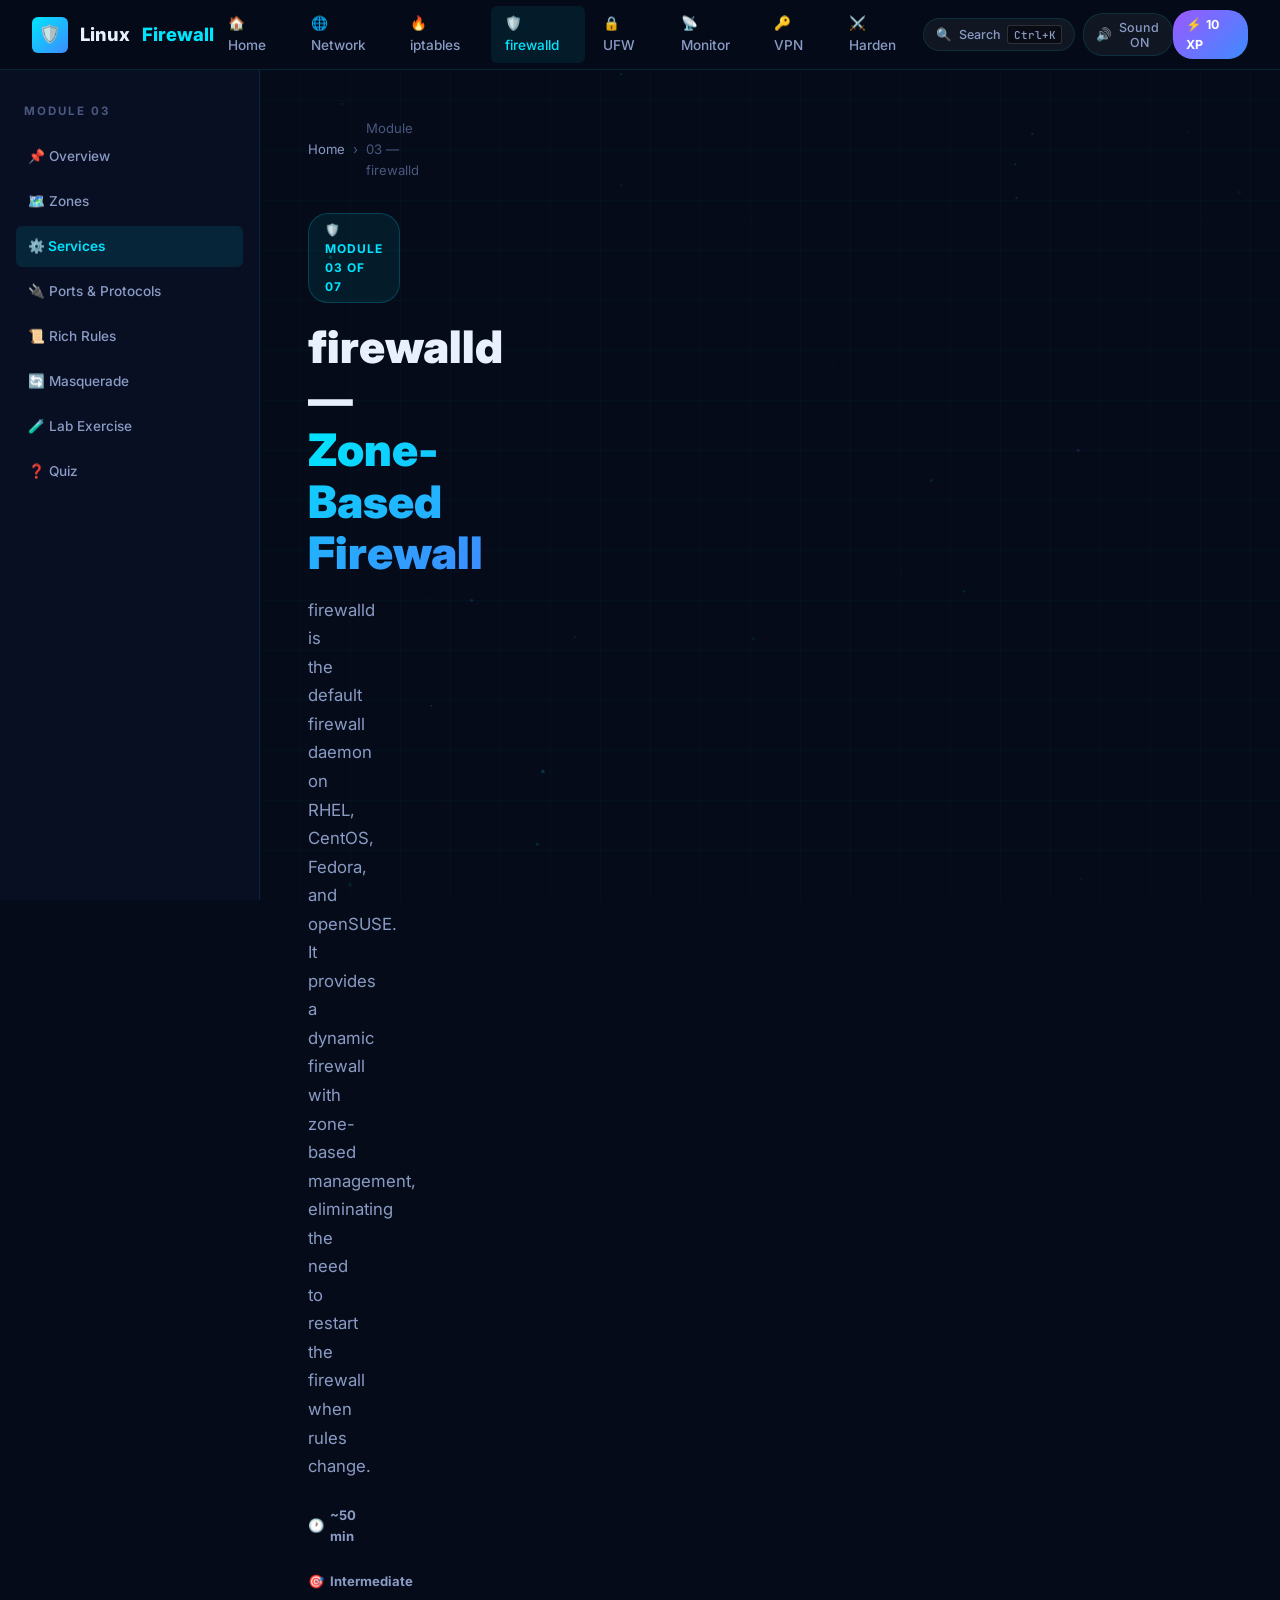
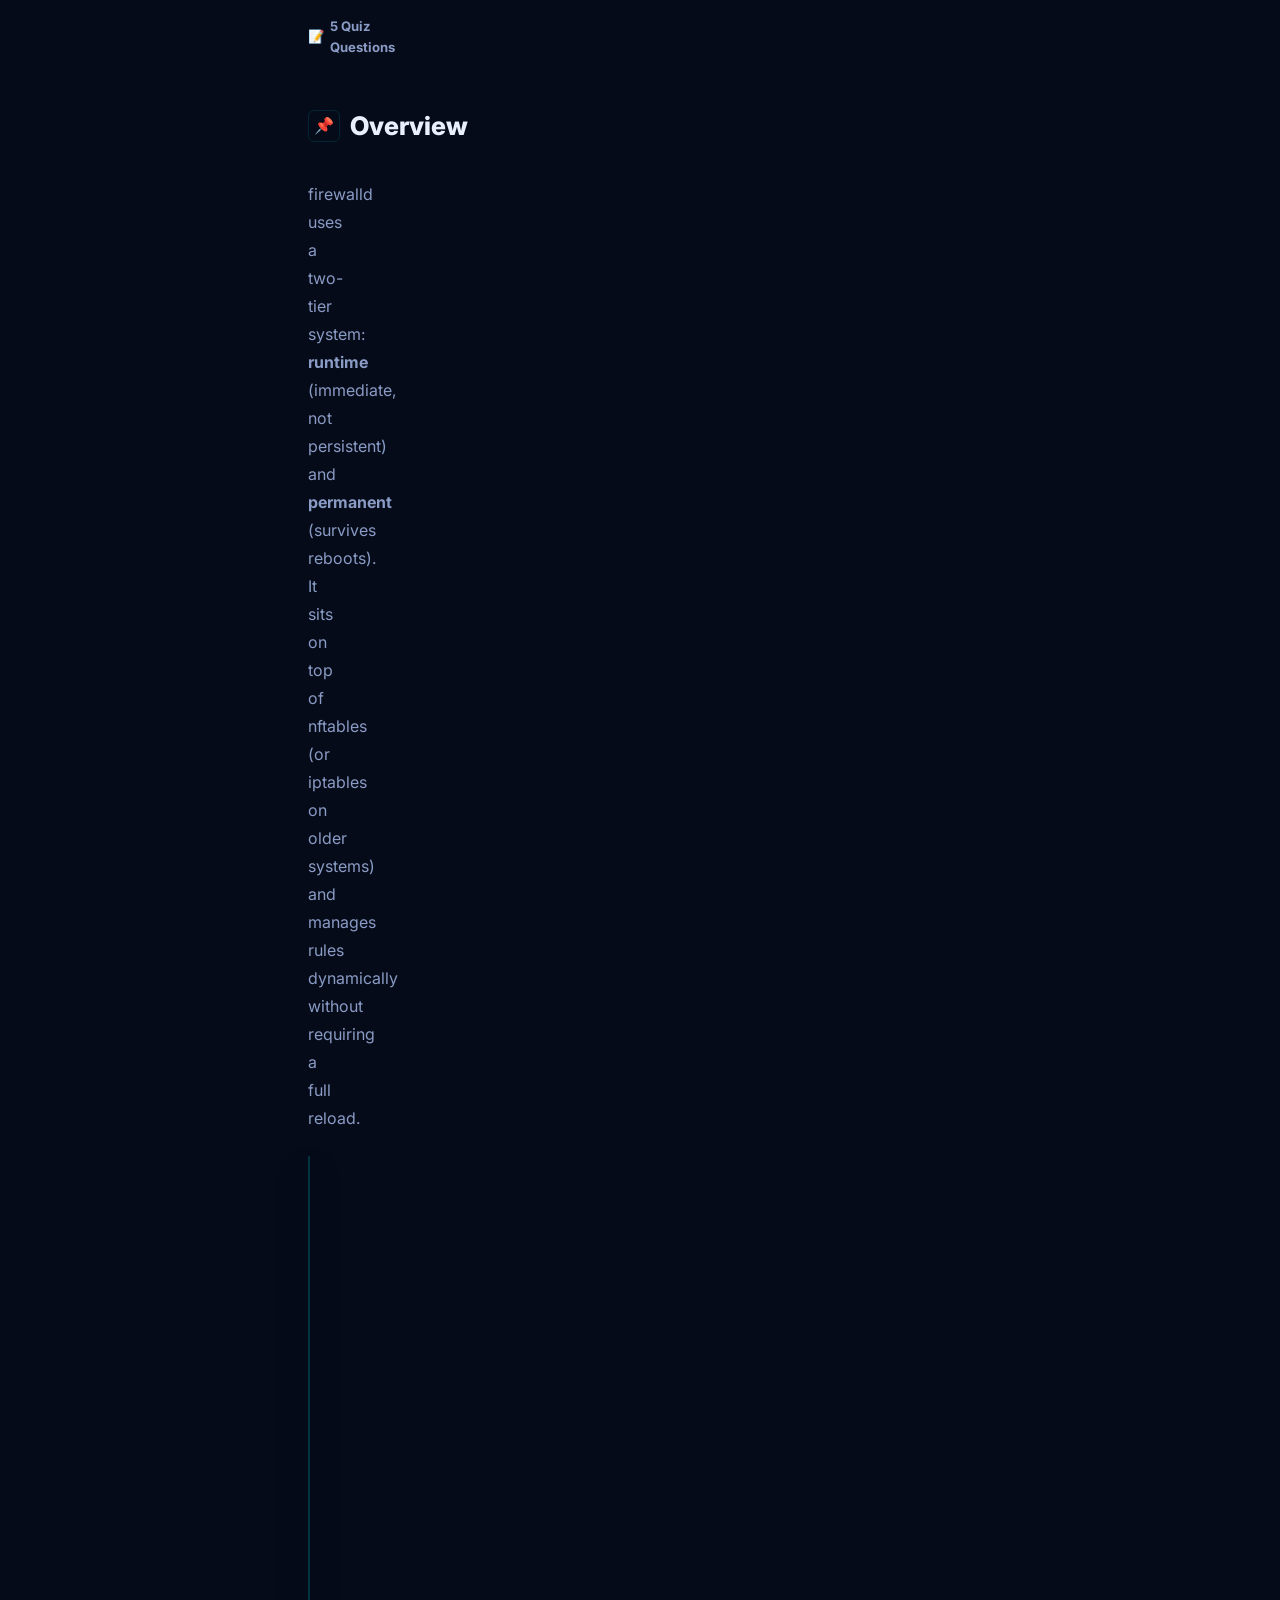
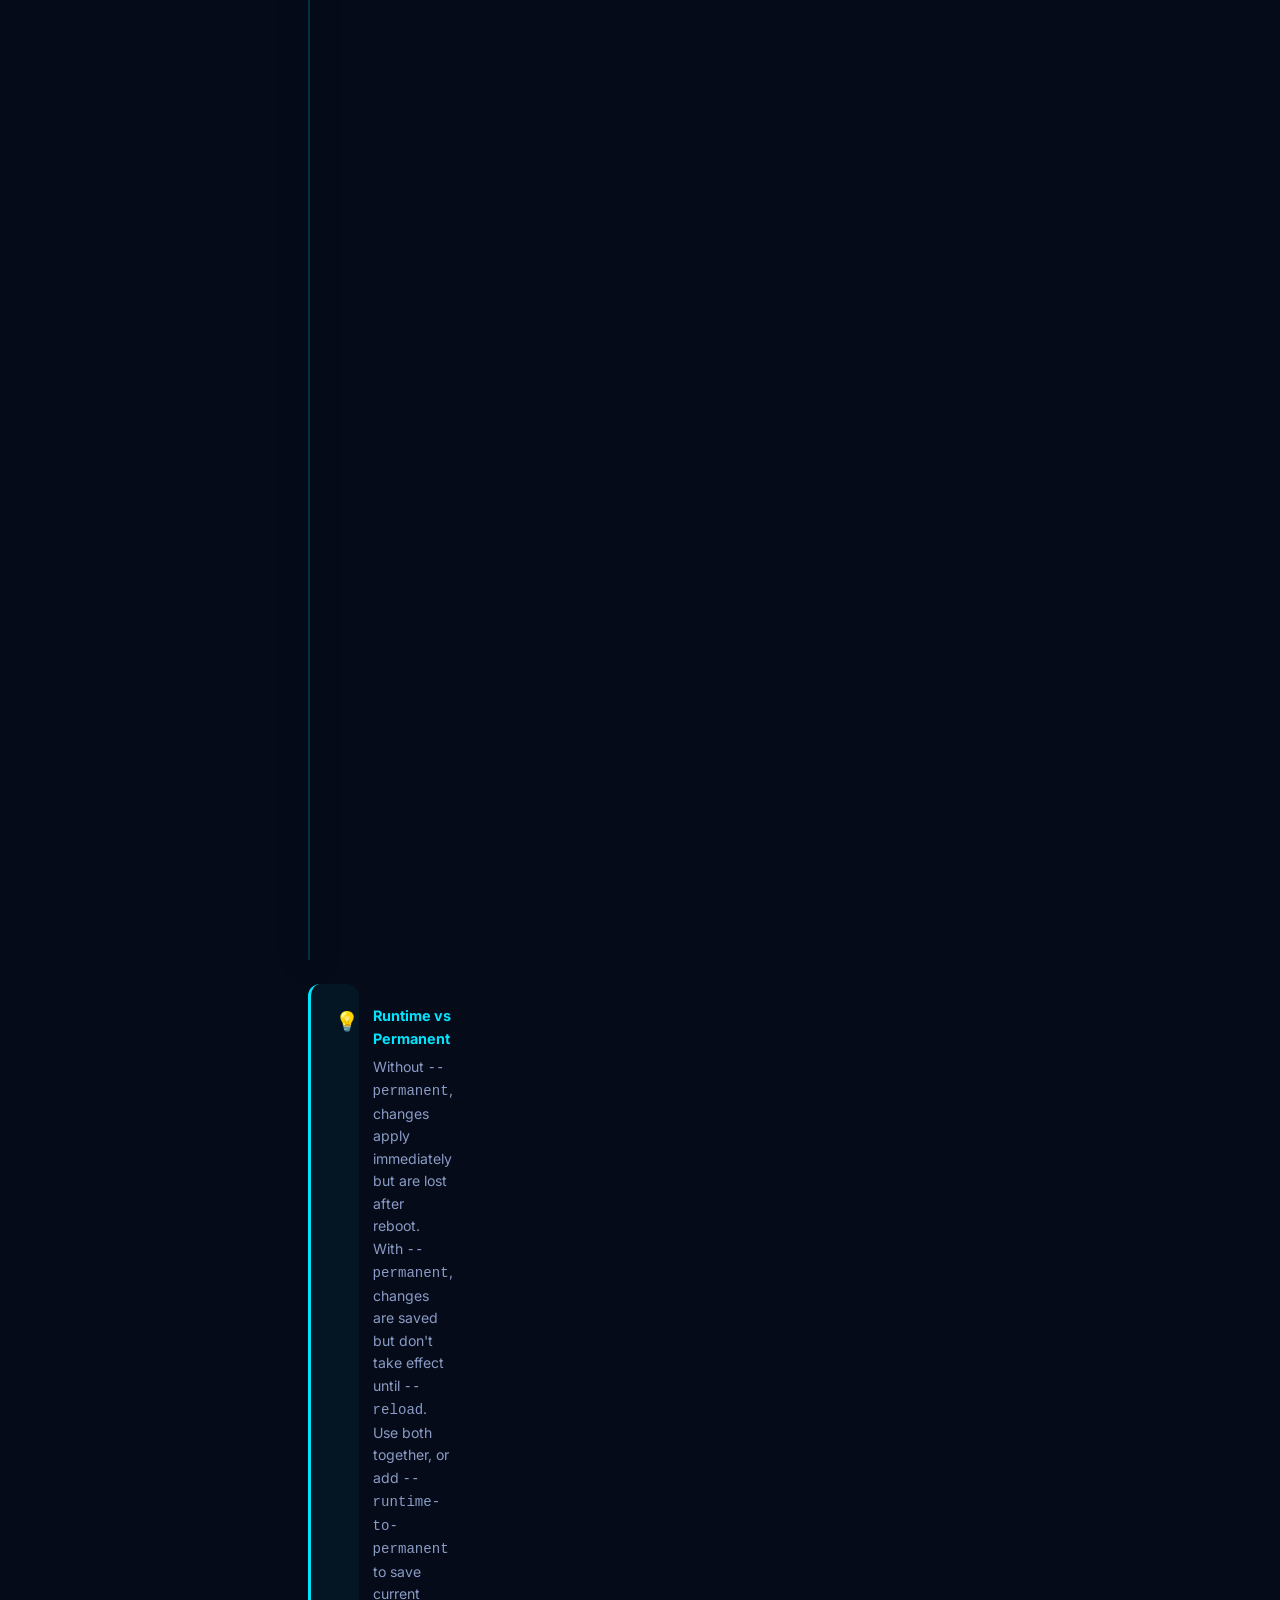
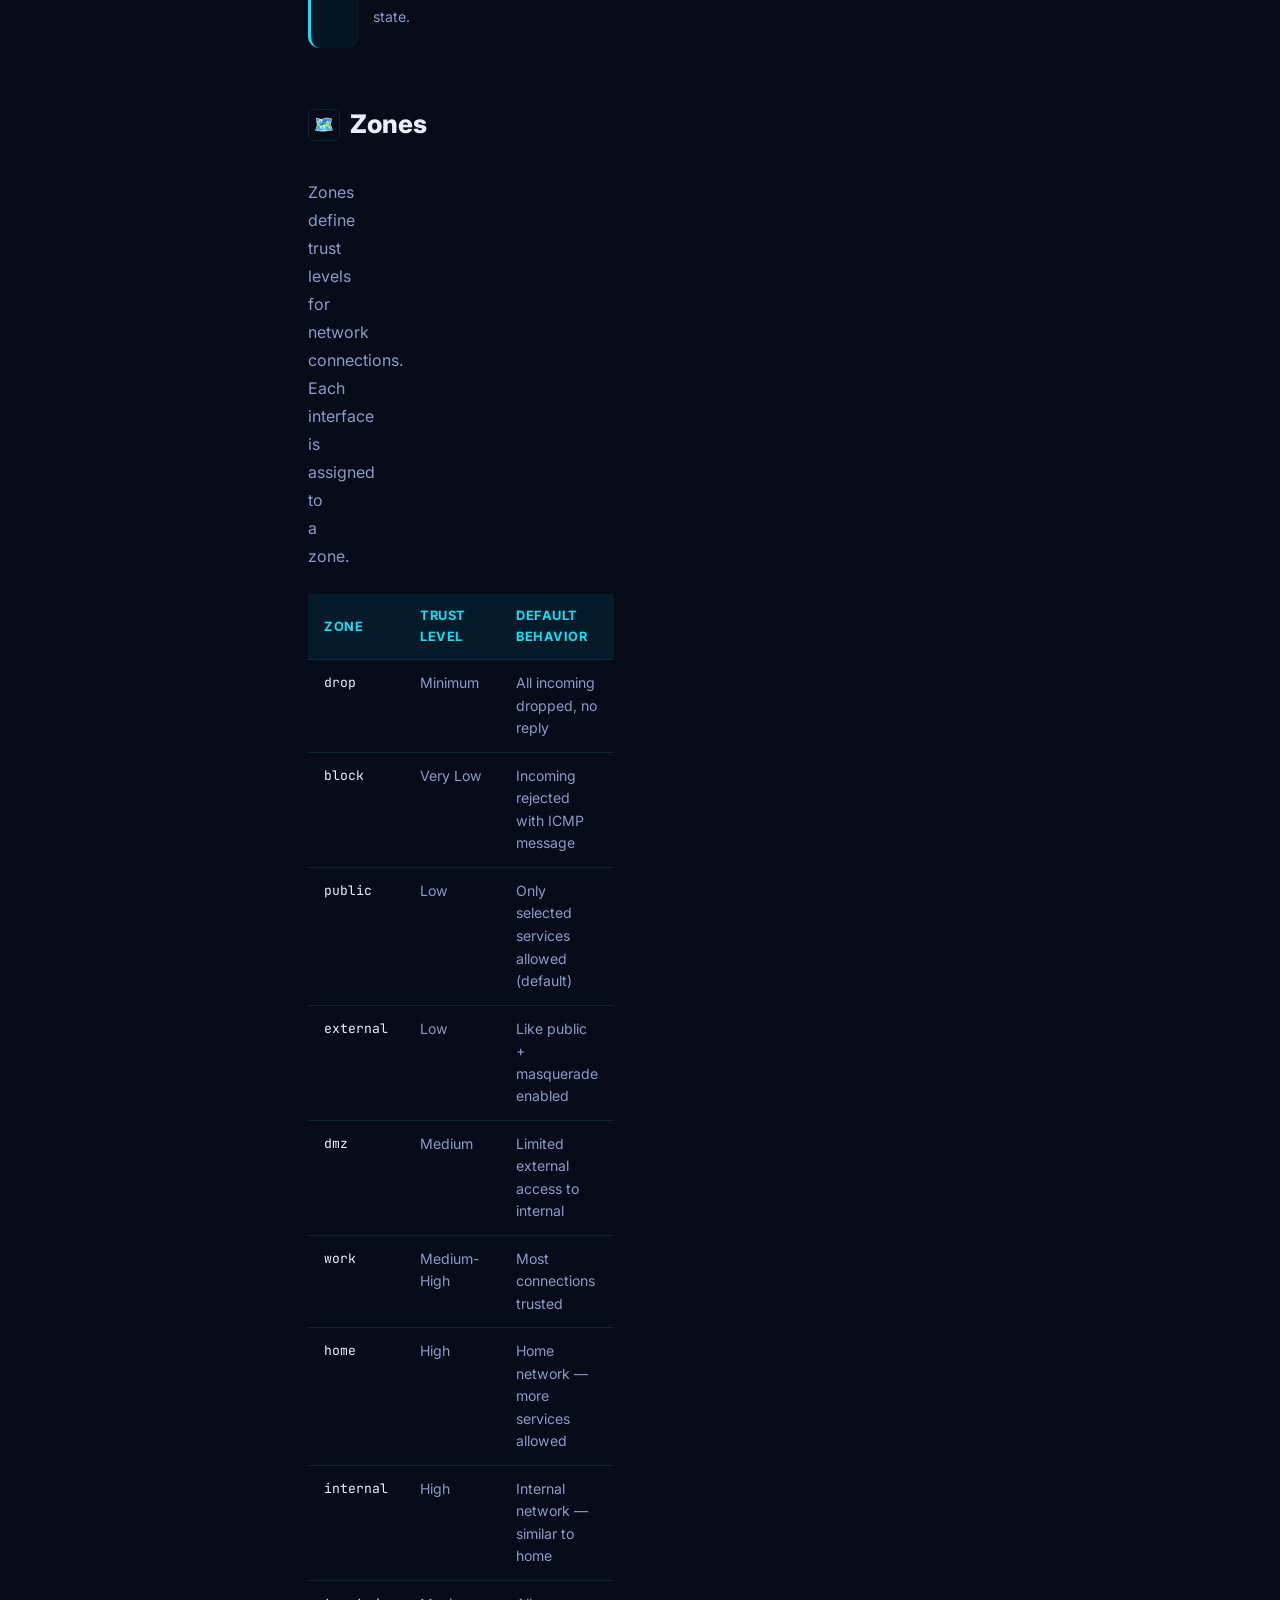
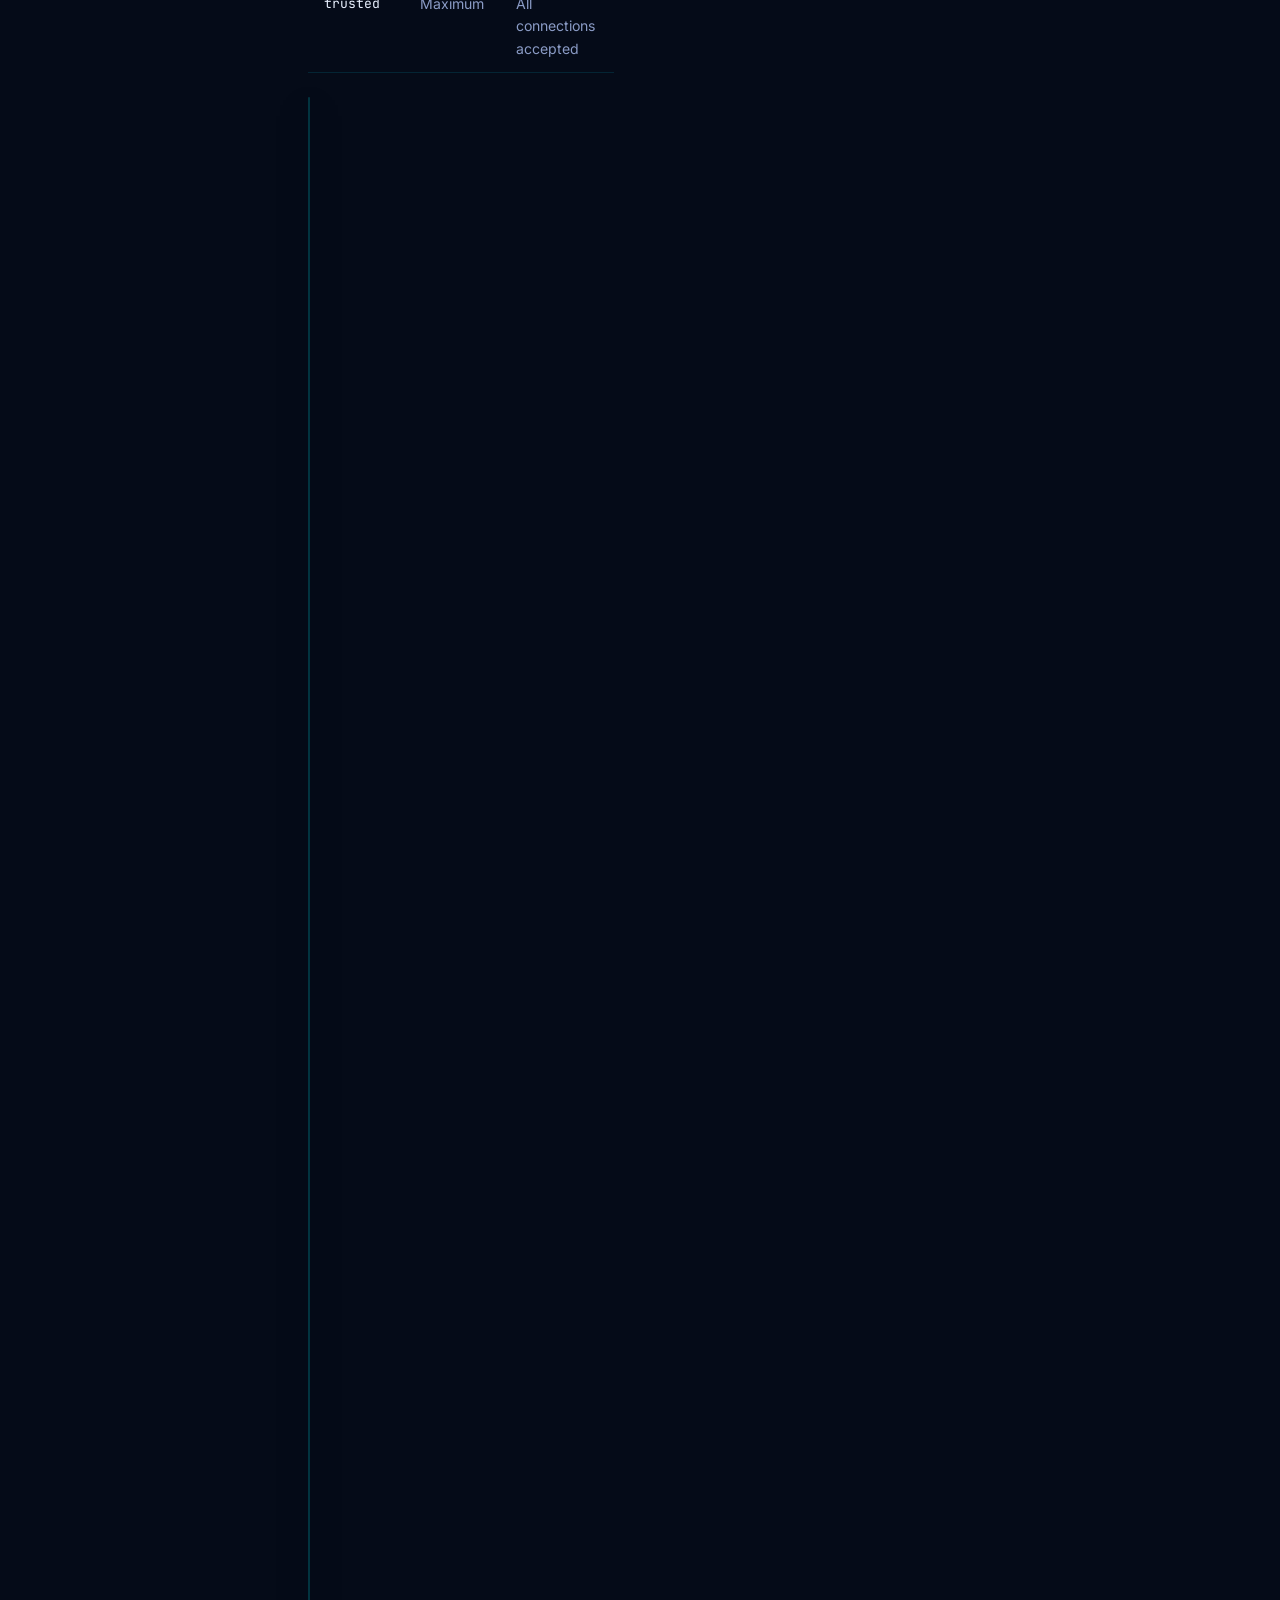
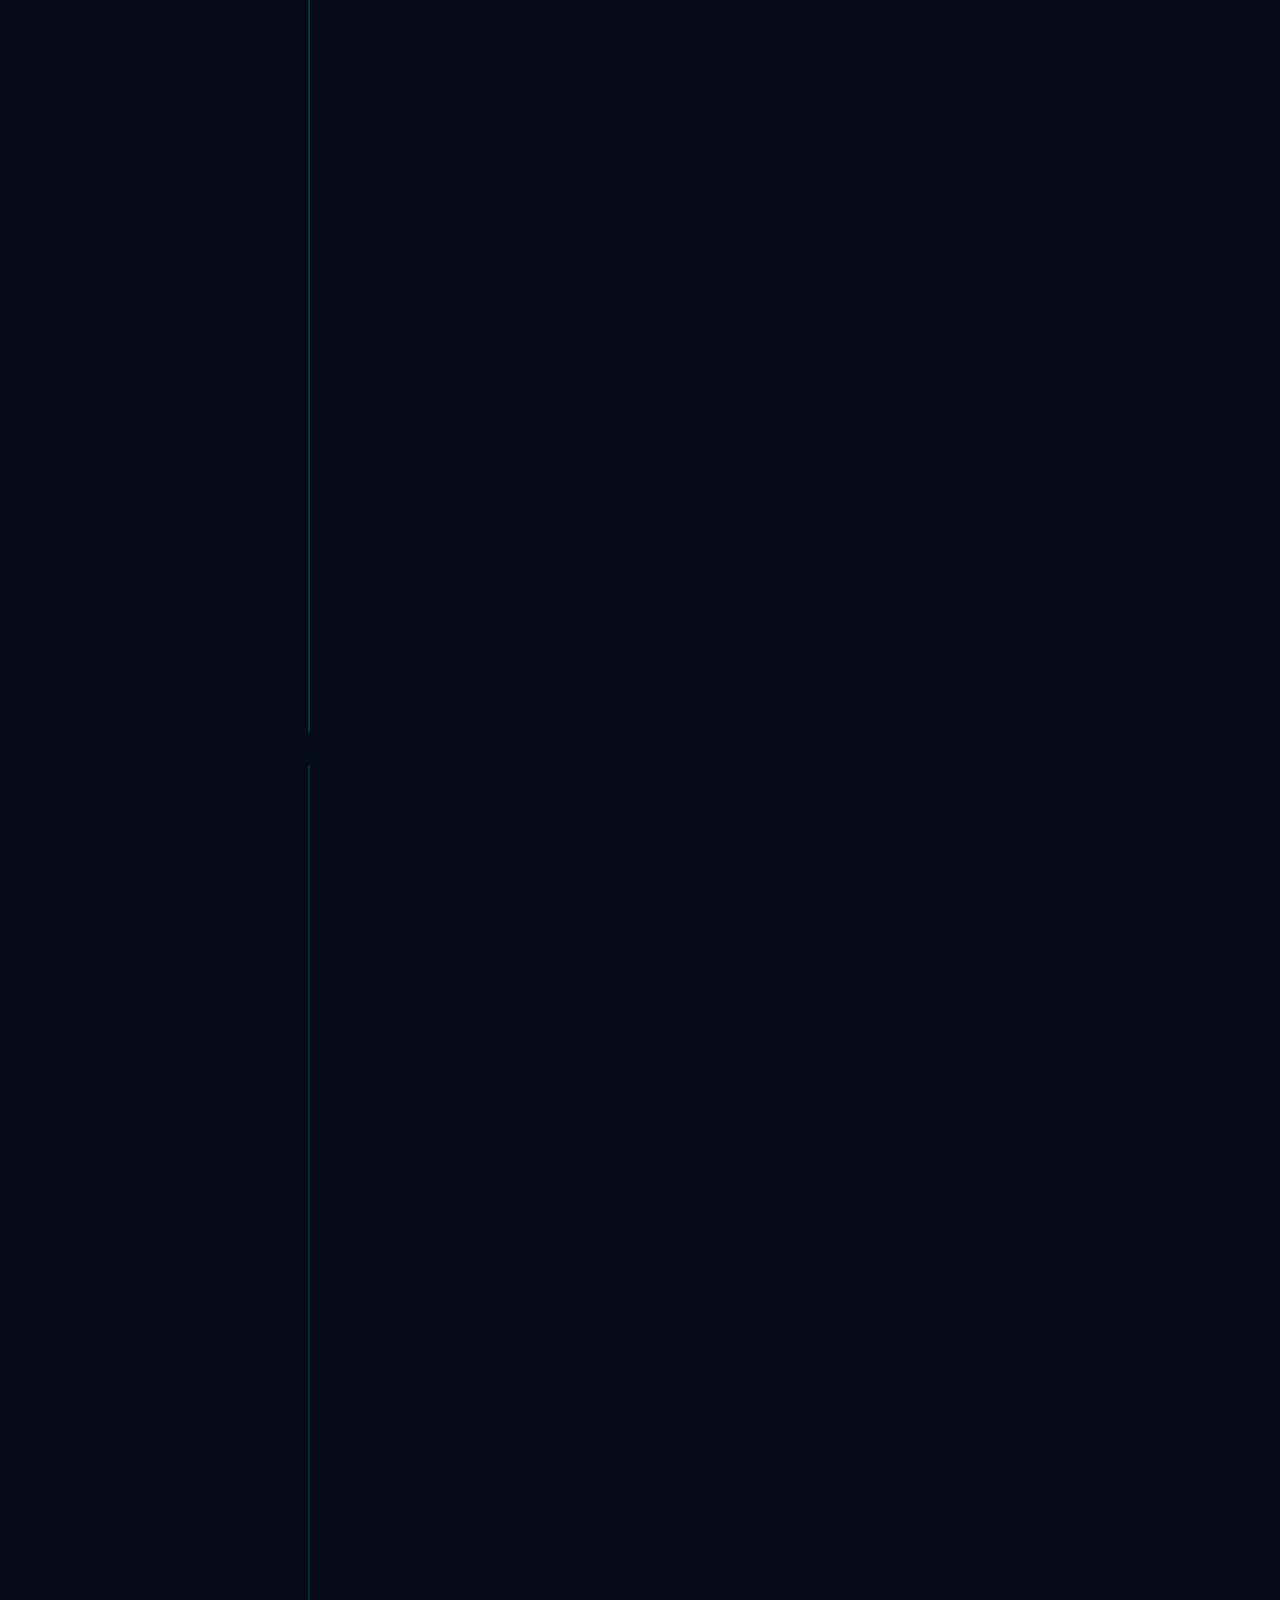
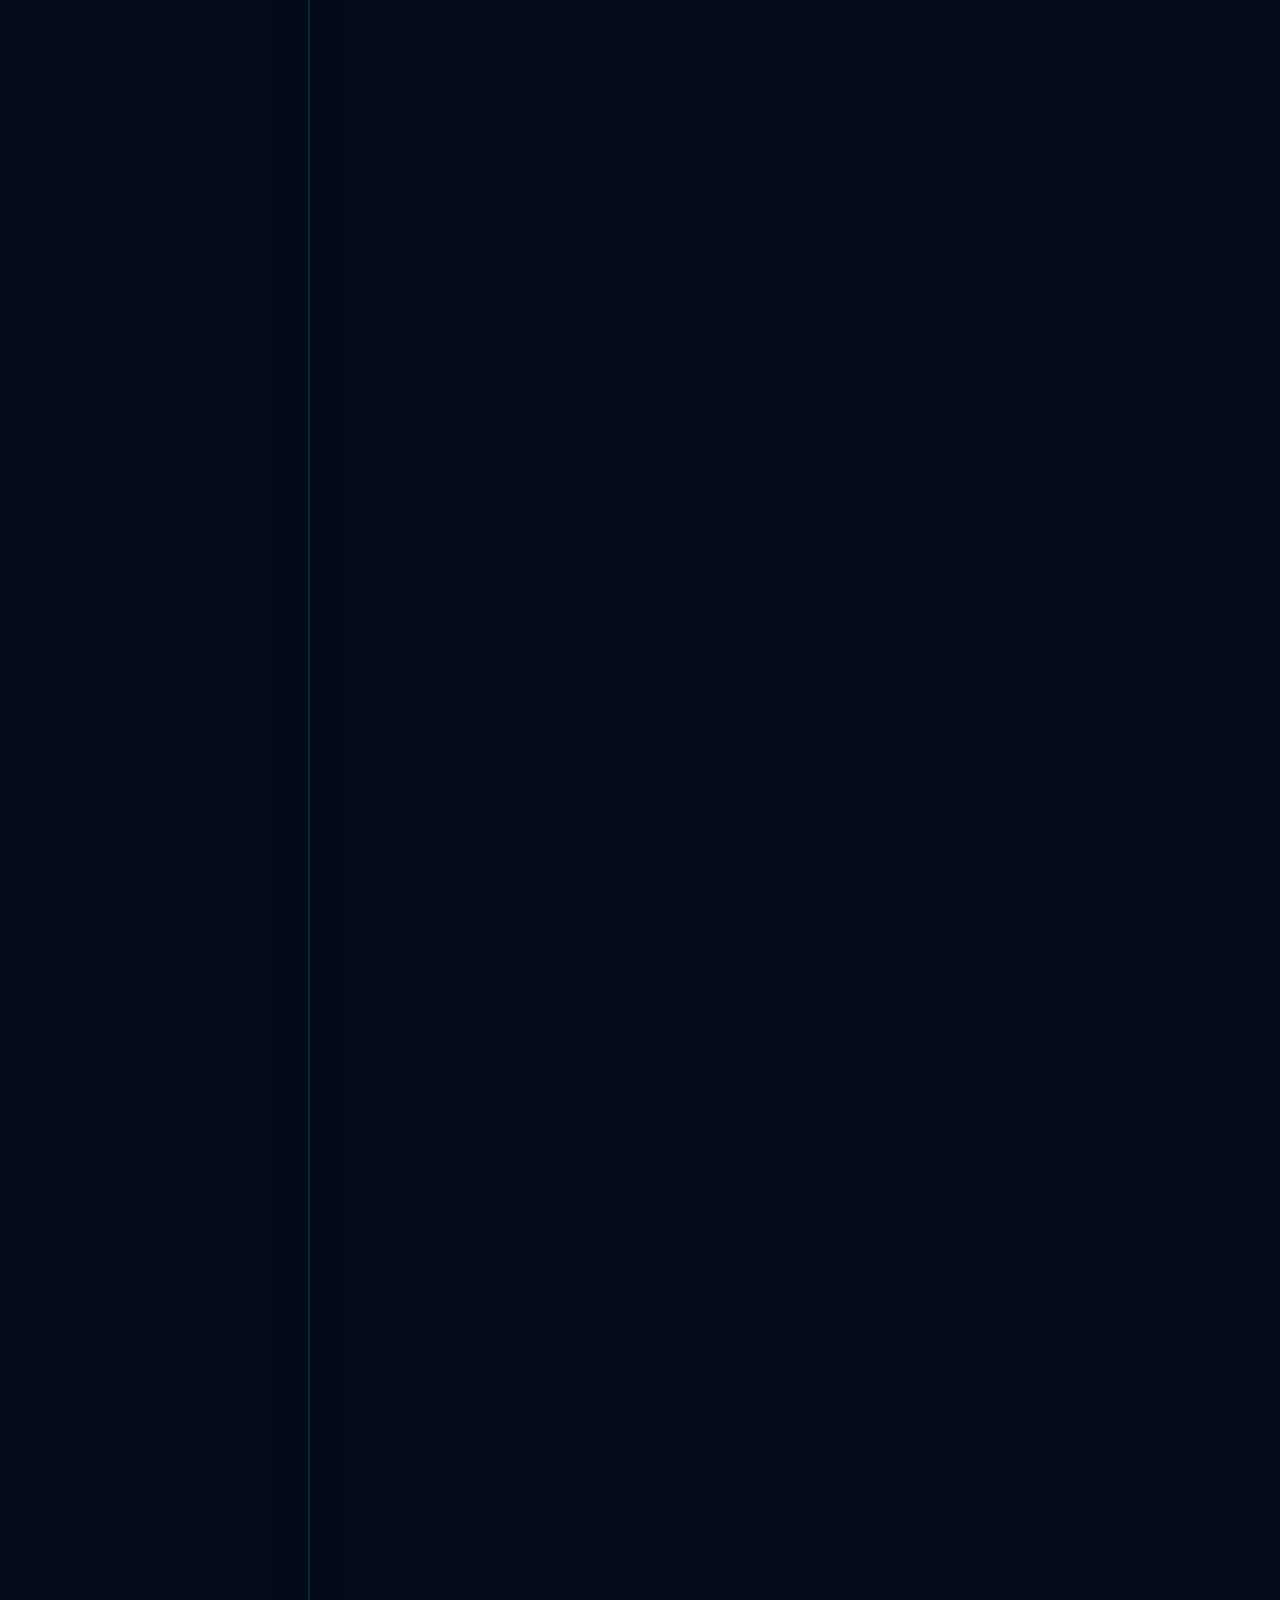
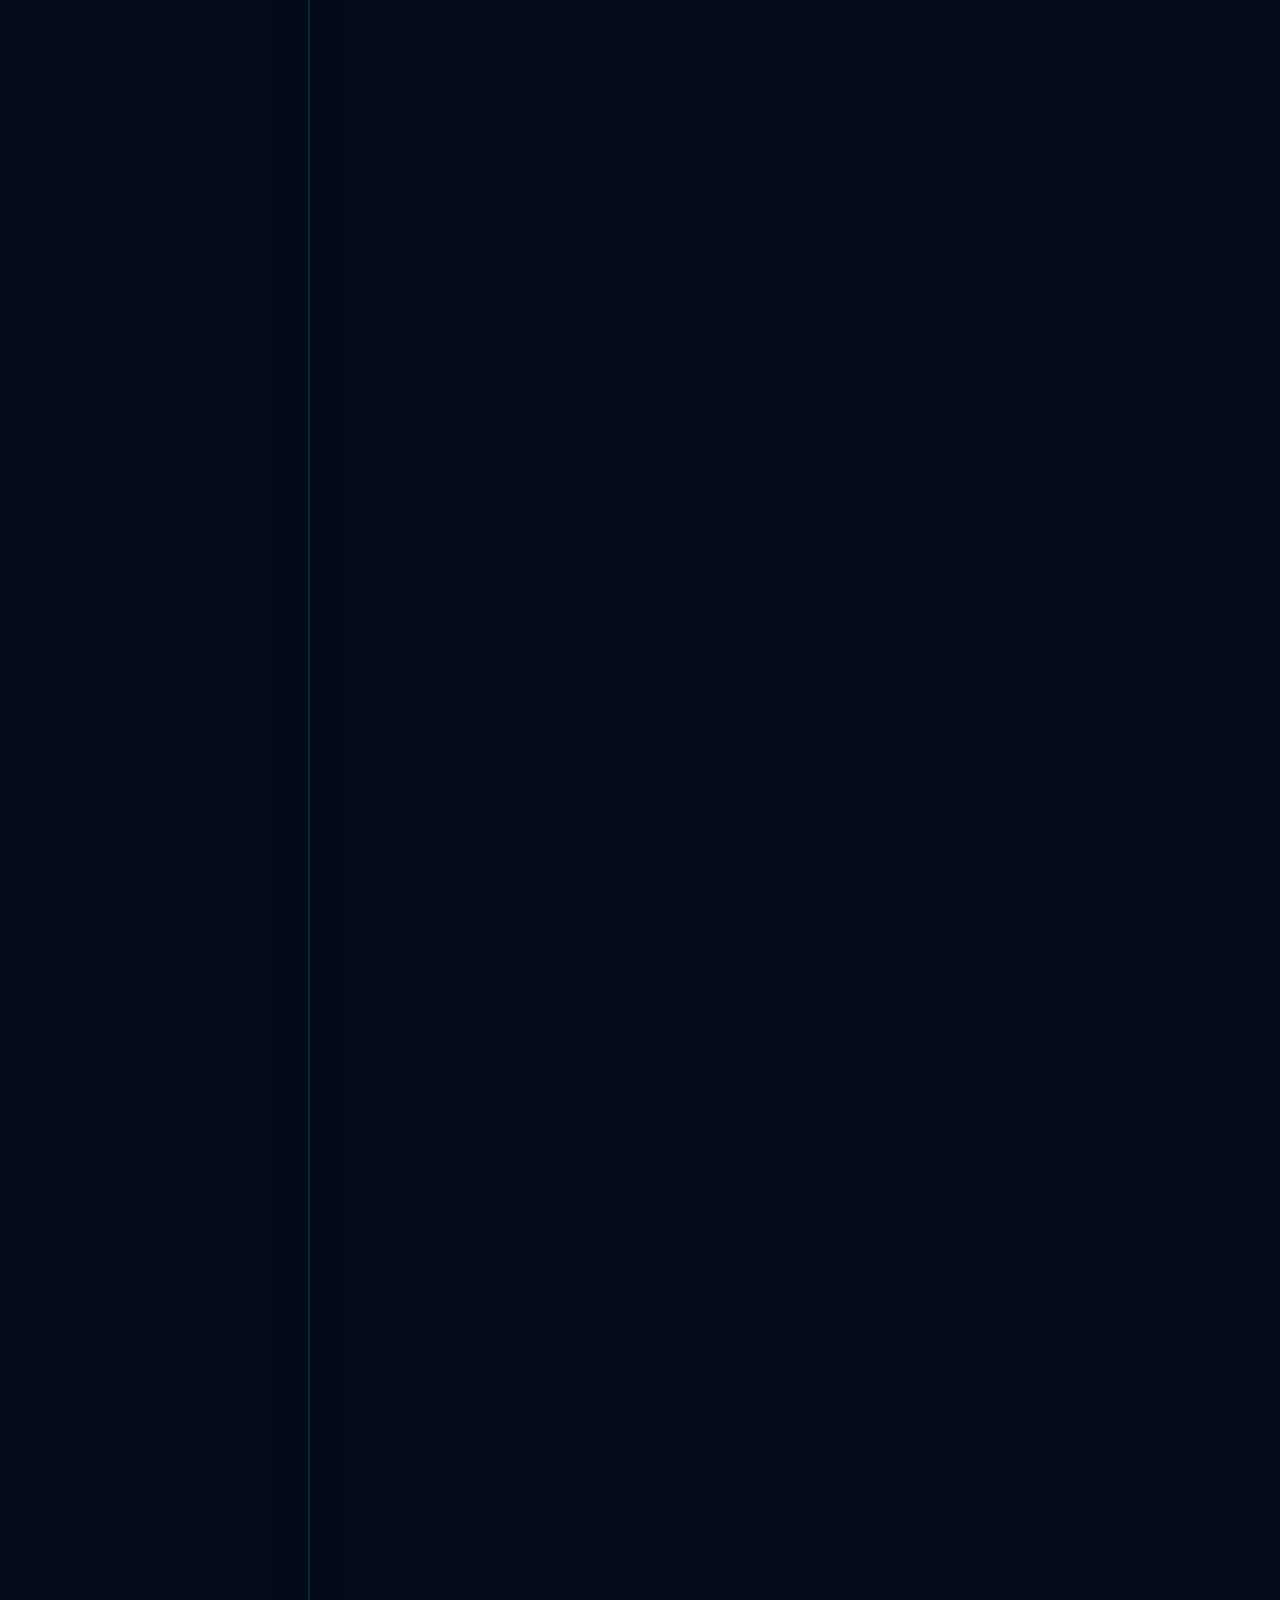
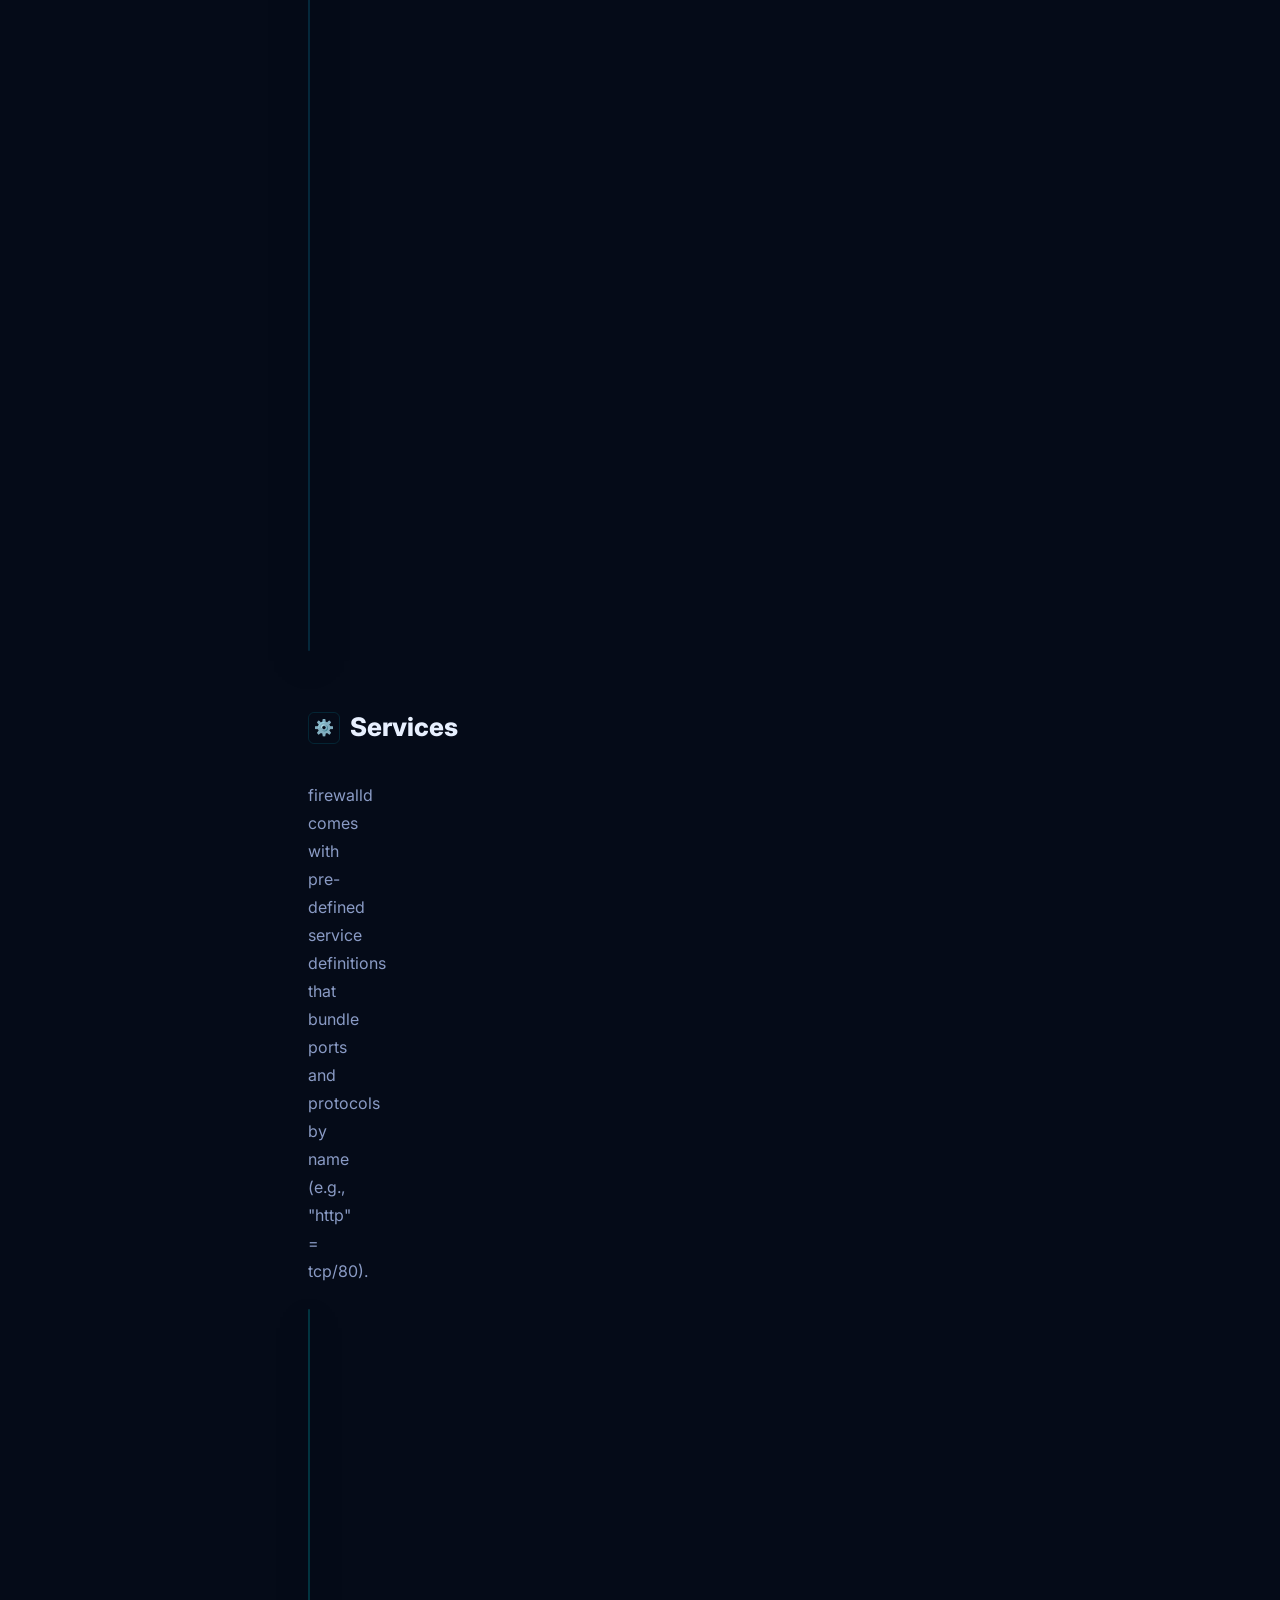
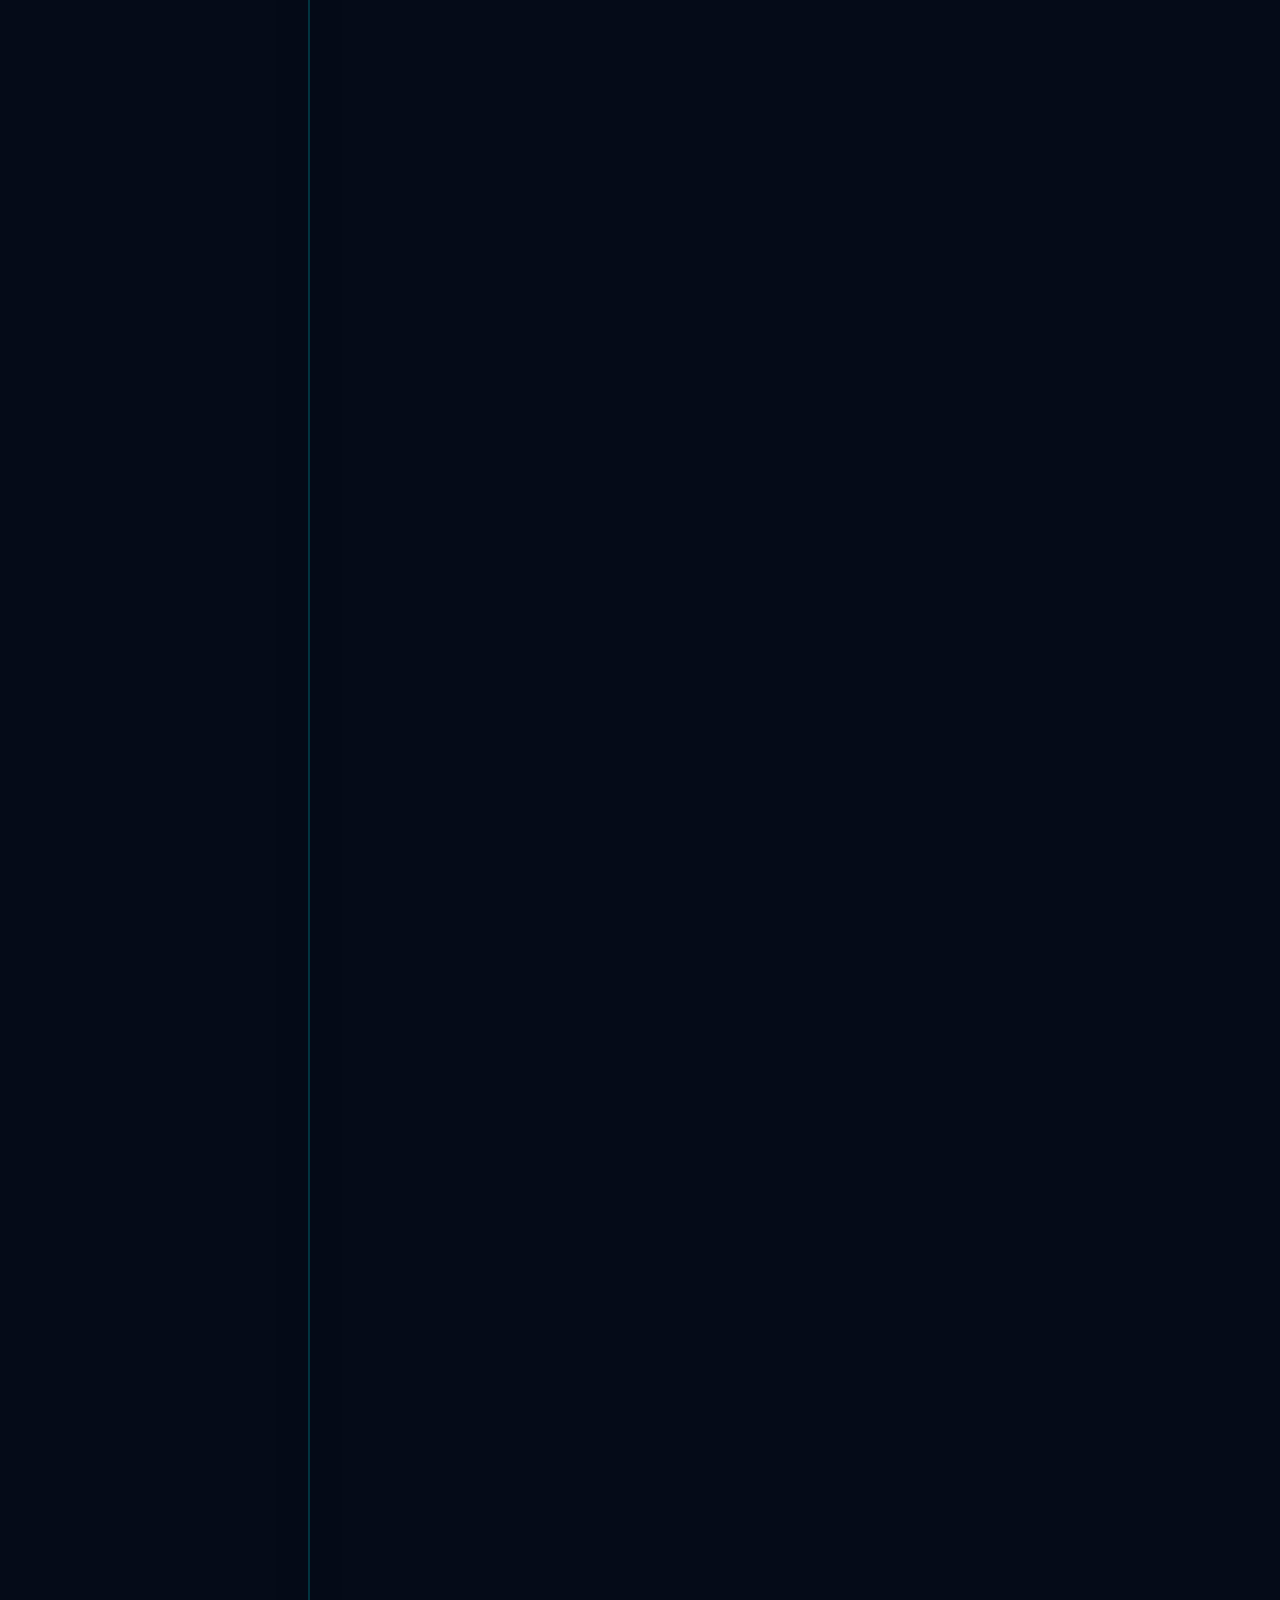
<file: pages/firewalld.html>
<!DOCTYPE html>
<html lang="en">
<head>
  <meta charset="UTF-8" />
  <meta name="viewport" content="width=device-width, initial-scale=1.0" />
  <title>firewalld — LinuxFirewall</title>
  <meta name="description" content="Learn firewalld: zone-based firewall management on RHEL, CentOS, and Fedora with firewall-cmd." />
  <meta name="theme-color" content="#050b18" />
  <link rel="icon" href="data:image/svg+xml,<svg xmlns=%22http://www.w3.org/2000/svg%22 viewBox=%220 0 100 100%22><text y=%22.9em%22 font-size=%2290%22>%F0%9F%9B%A1%EF%B8%8F</text></svg>" />
  <meta property="og:type" content="website" />
  <meta property="og:title" content="firewalld — LinuxFirewall" />
  <meta property="og:description" content="Learn firewalld: zone-based firewall management on RHEL, CentOS, and Fedora with firewall-cmd." />
  <meta name="twitter:card" content="summary" />
  <meta name="twitter:title" content="firewalld — LinuxFirewall" />
  <meta name="twitter:description" content="Learn firewalld: zone-based firewall management on RHEL, CentOS, and Fedora with firewall-cmd." />
  <link rel="preconnect" href="https://fonts.googleapis.com" />
  <link rel="preconnect" href="https://fonts.gstatic.com" crossorigin />
  <link rel="stylesheet" href="https://fonts.googleapis.com/css2?family=Inter:wght@300;400;500;600;700;800;900&family=JetBrains+Mono:wght@400;500;600&display=swap" />
  <link rel="stylesheet" href="../styles/main.css" />
</head>
<body>
<canvas id="particle-canvas"></canvas>
<div class="wrapper">

  <nav>
    <a href="../index.html" class="nav-logo"><div class="nav-logo-icon">🛡️</div>Linux<span>Firewall</span></a>
    <ul class="nav-links">
      <li><a href="../index.html">🏠 Home</a></li>
      <li><a href="network-config.html">🌐 Network</a></li>
      <li><a href="iptables.html">🔥 iptables</a></li>
      <li><a href="firewalld.html" class="active">🛡️ firewalld</a></li>
      <li><a href="ufw.html">🔒 UFW</a></li>
      <li><a href="monitoring.html">📡 Monitor</a></li>
      <li><a href="vpn.html">🔑 VPN</a></li>
      <li><a href="hardening.html">⚔️ Harden</a></li>
    </ul>
    <div class="nav-progress"><span class="xp-badge">⚡ 0 XP</span></div>
    <div class="hamburger"><span></span><span></span><span></span></div>
  </nav>

  <div class="lesson-layout">
    <aside class="lesson-sidebar">
      <div class="sidebar-title">Module 03</div>
      <ul class="sidebar-nav">
        <li><a href="#overview" class="active">📌 Overview</a></li>
        <li><a href="#zones">🗺️ Zones</a></li>
        <li><a href="#services">⚙️ Services</a></li>
        <li><a href="#ports">🔌 Ports & Protocols</a></li>
        <li><a href="#rich-rules">📜 Rich Rules</a></li>
        <li><a href="#masquerade">🔄 Masquerade</a></li>
        <li><a href="#lab">🧪 Lab Exercise</a></li>
        <li><a href="#quiz">❓ Quiz</a></li>
      </ul>
    </aside>

    <main class="lesson-main">
      <div class="lesson-breadcrumb">
        <a href="../index.html">Home</a><span class="sep">›</span><span>Module 03 — firewalld</span>
      </div>

      <header class="lesson-header">
        <div class="lesson-module-badge">🛡️ Module 03 of 07</div>
        <h1 class="lesson-title">firewalld — <span>Zone-Based Firewall</span></h1>
        <p class="lesson-intro">firewalld is the default firewall daemon on RHEL, CentOS, Fedora, and openSUSE. It provides a dynamic firewall with zone-based management, eliminating the need to restart the firewall when rules change.</p>
        <div class="lesson-meta-row">
          <span class="meta-item">🕐 <strong>~50 min</strong></span>
          <span class="meta-item">🎯 <strong>Intermediate</strong></span>
          <span class="meta-item">📝 <strong>5 Quiz Questions</strong></span>
        </div>
      </header>

      <!-- OVERVIEW -->
      <section class="content-section" data-section="overview" id="overview">
        <h2 class="sect-title"><span class="sect-icon">📌</span> Overview</h2>
        <p class="body-text">firewalld uses a two-tier system: <strong>runtime</strong> (immediate, not persistent) and <strong>permanent</strong> (survives reboots). It sits on top of nftables (or iptables on older systems) and manages rules dynamically without requiring a full reload.</p>

        <div class="terminal">
          <div class="terminal-bar">
            <div class="terminal-dots"><span class="dot-r"></span><span class="dot-y"></span><span class="dot-g"></span></div>
            <span class="terminal-label">bash — firewalld management</span>
            <button class="terminal-copy">copy</button>
          </div>
          <div class="terminal-body">
<span class="comment"># Start and enable firewalld</span>
<span class="prompt">$ </span><span class="cmd">sudo systemctl</span> start firewalld
<span class="prompt">$ </span><span class="cmd">sudo systemctl</span> enable firewalld
<br>
<span class="comment"># Check status</span>
<span class="prompt">$ </span><span class="cmd">sudo firewall-cmd</span> --state
<span class="success-out">running</span>
<br>
<span class="comment"># Reload after permanent changes</span>
<span class="prompt">$ </span><span class="cmd">sudo firewall-cmd</span> --reload
<br>
<span class="comment"># Get all information</span>
<span class="prompt">$ </span><span class="cmd">sudo firewall-cmd</span> --list-all
          </div>
        </div>

        <div class="info-box tip">
          <div class="info-box-icon">💡</div>
          <div class="info-box-body">
            <div class="info-box-title">Runtime vs Permanent</div>
            <div class="info-box-text">Without <code>--permanent</code>, changes apply immediately but are lost after reboot. With <code>--permanent</code>, changes are saved but don't take effect until <code>--reload</code>. Use both together, or add <code>--runtime-to-permanent</code> to save current state.</div>
          </div>
        </div>
      </section>

      <!-- ZONES -->
      <section class="content-section" data-section="zones" id="zones">
        <h2 class="sect-title"><span class="sect-icon">🗺️</span> Zones</h2>
        <p class="body-text">Zones define trust levels for network connections. Each interface is assigned to a zone.</p>

        <table class="data-table">
          <thead><tr><th>Zone</th><th>Trust Level</th><th>Default Behavior</th></tr></thead>
          <tbody>
            <tr><td>drop</td><td>Minimum</td><td>All incoming dropped, no reply</td></tr>
            <tr><td>block</td><td>Very Low</td><td>Incoming rejected with ICMP message</td></tr>
            <tr><td>public</td><td>Low</td><td>Only selected services allowed (default)</td></tr>
            <tr><td>external</td><td>Low</td><td>Like public + masquerade enabled</td></tr>
            <tr><td>dmz</td><td>Medium</td><td>Limited external access to internal</td></tr>
            <tr><td>work</td><td>Medium-High</td><td>Most connections trusted</td></tr>
            <tr><td>home</td><td>High</td><td>Home network — more services allowed</td></tr>
            <tr><td>internal</td><td>High</td><td>Internal network — similar to home</td></tr>
            <tr><td>trusted</td><td>Maximum</td><td>All connections accepted</td></tr>
          </tbody>
        </table>

        <div class="terminal">
          <div class="terminal-bar">
            <div class="terminal-dots"><span class="dot-r"></span><span class="dot-y"></span><span class="dot-g"></span></div>
            <span class="terminal-label">bash — zone management</span>
            <button class="terminal-copy">copy</button>
          </div>
          <div class="terminal-body">
<span class="comment"># List all zones</span>
<span class="prompt">$ </span><span class="cmd">sudo firewall-cmd</span> --get-zones
<span class="output">block dmz drop external home internal public trusted work</span>
<br>
<span class="comment"># Get default zone</span>
<span class="prompt">$ </span><span class="cmd">sudo firewall-cmd</span> --get-default-zone
<span class="output">public</span>
<br>
<span class="comment"># Set default zone</span>
<span class="prompt">$ </span><span class="cmd">sudo firewall-cmd</span> --set-default-zone=home
<br>
<span class="comment"># Assign interface to zone</span>
<span class="prompt">$ </span><span class="cmd">sudo firewall-cmd</span> --zone=public --add-interface=ens3 --permanent
<br>
<span class="comment"># List zone details</span>
<span class="prompt">$ </span><span class="cmd">sudo firewall-cmd</span> --zone=public --list-all
          </div>
        </div>

        <!-- ZONE EXPLORER STUDIO -->
        <div class="widget-studio">
          <div class="widget-studio-header">
            <div class="widget-studio-title">
              <span>🗺️ Interactive firewalld Zone Inspector</span>
              <span class="live-badge"><span class="live-dot"></span> DYNAMIC ZONES</span>
            </div>
            <span class="chip">Trust Hierarchies</span>
          </div>
          <div class="widget-studio-body">
            <p style="color:var(--text-secondary);font-size:0.88rem;margin-bottom:1.25rem;">Switch between firewalld predefined security zones to inspect trust level ratings, default targets, and pre-packaged services.</p>

            <div style="display:flex;gap:0.75rem;flex-wrap:wrap;align-items:center;margin-bottom:1.25rem;">
              <label class="studio-label" for="fwd-zone-select" style="margin-bottom:0;">Select Security Zone:</label>
              <select id="fwd-zone-select" class="studio-select" style="max-width:280px;">
                <option value="drop">drop (Zero Trust / Drop All)</option>
                <option value="block">block (Reject All with ICMP)</option>
                <option value="public" selected>public (Default / Restricted)</option>
                <option value="external">external (WAN Router / Masquerade)</option>
                <option value="dmz">dmz (Demilitarized Public Zone)</option>
                <option value="internal">internal (Trusted Local Network)</option>
                <option value="trusted">trusted (Maximum Trust / Accept All)</option>
              </select>
            </div>

            <div id="fwd-zone-display"></div>

            <div style="font-size:0.8rem;font-weight:700;color:var(--cyan);margin-bottom:0.4rem;">Generated Admin Commands:</div>
            <div class="studio-code-box" id="fwd-zone-cmd"></div>
          </div>
        </div>
      </section>

      <!-- SERVICES -->
      <section class="content-section" data-section="services" id="services">
        <h2 class="sect-title"><span class="sect-icon">⚙️</span> Services</h2>
        <p class="body-text">firewalld comes with pre-defined service definitions that bundle ports and protocols by name (e.g., "http" = tcp/80).</p>

        <div class="terminal">
          <div class="terminal-bar">
            <div class="terminal-dots"><span class="dot-r"></span><span class="dot-y"></span><span class="dot-g"></span></div>
            <span class="terminal-label">bash — service management</span>
            <button class="terminal-copy">copy</button>
          </div>
          <div class="terminal-body">
<span class="comment"># List available services</span>
<span class="prompt">$ </span><span class="cmd">sudo firewall-cmd</span> --get-services
<br>
<span class="comment"># List services in current zone</span>
<span class="prompt">$ </span><span class="cmd">sudo firewall-cmd</span> --list-services
<span class="output">dhcpv6-client ssh</span>
<br>
<span class="comment"># Allow HTTP and HTTPS (permanent)</span>
<span class="prompt">$ </span><span class="cmd">sudo firewall-cmd</span> --zone=public --add-service=http --permanent
<span class="prompt">$ </span><span class="cmd">sudo firewall-cmd</span> --zone=public --add-service=https --permanent
<span class="prompt">$ </span><span class="cmd">sudo firewall-cmd</span> --reload
<br>
<span class="comment"># Remove a service</span>
<span class="prompt">$ </span><span class="cmd">sudo firewall-cmd</span> --zone=public --remove-service=ftp --permanent
<br>
<span class="comment"># Check if service is active</span>
<span class="prompt">$ </span><span class="cmd">sudo firewall-cmd</span> --zone=public --query-service=http
<span class="success-out">yes</span>
          </div>
        </div>
      </section>

      <!-- PORTS -->
      <section class="content-section" data-section="ports" id="ports">
        <h2 class="sect-title"><span class="sect-icon">🔌</span> Ports & Protocols</h2>
        <p class="body-text">When no predefined service exists, open specific ports directly.</p>

        <div class="terminal">
          <div class="terminal-bar">
            <div class="terminal-dots"><span class="dot-r"></span><span class="dot-y"></span><span class="dot-g"></span></div>
            <span class="terminal-label">bash — port management</span>
            <button class="terminal-copy">copy</button>
          </div>
          <div class="terminal-body">
<span class="comment"># Open port 8080/tcp</span>
<span class="prompt">$ </span><span class="cmd">sudo firewall-cmd</span> --zone=public --add-port=8080/tcp --permanent
<br>
<span class="comment"># Open a port range</span>
<span class="prompt">$ </span><span class="cmd">sudo firewall-cmd</span> --zone=public --add-port=6000-6100/udp --permanent
<br>
<span class="comment"># Remove a port</span>
<span class="prompt">$ </span><span class="cmd">sudo firewall-cmd</span> --zone=public --remove-port=8080/tcp --permanent
<br>
<span class="comment"># List all open ports</span>
<span class="prompt">$ </span><span class="cmd">sudo firewall-cmd</span> --zone=public --list-ports
<span class="output">8080/tcp 6000-6100/udp</span>
<br>
<span class="comment"># Allow ICMP type</span>
<span class="prompt">$ </span><span class="cmd">sudo firewall-cmd</span> --zone=public \
    --add-icmp-block-inversion
<span class="prompt">$ </span><span class="cmd">sudo firewall-cmd</span> --zone=public \
    --add-icmp-block=echo-request
          </div>
        </div>
      </section>

      <!-- RICH RULES -->
      <section class="content-section" data-section="rich-rules" id="rich-rules">
        <h2 class="sect-title"><span class="sect-icon">📜</span> Rich Rules</h2>
        <p class="body-text">Rich rules provide fine-grained control with source/destination IPs, logging, and rate-limiting — beyond simple service/port rules.</p>

        <div class="terminal">
          <div class="terminal-bar">
            <div class="terminal-dots"><span class="dot-r"></span><span class="dot-y"></span><span class="dot-g"></span></div>
            <span class="terminal-label">bash — rich rules</span>
            <button class="terminal-copy">copy</button>
          </div>
          <div class="terminal-body">
<span class="comment"># Allow SSH only from specific IP</span>
<span class="prompt">$ </span><span class="cmd">sudo firewall-cmd</span> --zone=public \
    --add-rich-rule='rule family=ipv4 source address="203.0.113.10" service name="ssh" accept' \
    --permanent
<br>
<span class="comment"># Block a specific IP address</span>
<span class="prompt">$ </span><span class="cmd">sudo firewall-cmd</span> --zone=public \
    --add-rich-rule='rule family=ipv4 source address="198.51.100.0/24" reject' \
    --permanent
<br>
<span class="comment"># Rate-limit SSH connections with logging</span>
<span class="prompt">$ </span><span class="cmd">sudo firewall-cmd</span> --zone=public \
    --add-rich-rule='rule service name="ssh" log prefix="SSH_ATTEMPT " level="info" limit value="3/m" accept' \
    --permanent
<br>
<span class="comment"># Port forwarding: 8080 → 80</span>
<span class="prompt">$ </span><span class="cmd">sudo firewall-cmd</span> --zone=public \
    --add-rich-rule='rule family="ipv4" forward-port port="8080" protocol="tcp" to-port="80"' \
    --permanent
<br>
<span class="comment"># List rich rules</span>
<span class="prompt">$ </span><span class="cmd">sudo firewall-cmd</span> --zone=public --list-rich-rules
          </div>
        </div>

        <!-- RICH RULE STUDIO -->
        <div class="widget-studio">
          <div class="widget-studio-header">
            <div class="widget-studio-title">
              <span>📜 Interactive firewalld Rich Rule Studio</span>
              <span class="live-badge"><span class="live-dot"></span> REALTIME SYNTAX</span>
            </div>
            <span class="chip">Granular Access Control</span>
          </div>
          <div class="widget-studio-body">
            <p style="color:var(--text-secondary);font-size:0.88rem;margin-bottom:1.25rem;">Construct complex granular rich rules with specific source networks, service bindings, and action targets.</p>

            <div style="display:grid;grid-template-columns:repeat(auto-fit,minmax(180px,1fr));gap:0.75rem;margin-bottom:1.25rem;">
              <div>
                <label class="studio-label" for="fwd-rr-subnet">Source Subnet / IP</label>
                <input type="text" id="fwd-rr-subnet" class="studio-input" value="192.168.1.0/24" placeholder="e.g. 192.168.1.0/24" />
              </div>
              <div>
                <label class="studio-label" for="fwd-rr-service">Service Name</label>
                <select id="fwd-rr-service" class="studio-select">
                  <option value="ssh">ssh (Port 22)</option>
                  <option value="http">http (Port 80)</option>
                  <option value="https">https (Port 443)</option>
                  <option value="mysql">mysql (Port 3306)</option>
                  <option value="postgresql">postgresql (Port 5432)</option>
                  <option value="wireguard">wireguard (Port 51820)</option>
                </select>
              </div>
              <div>
                <label class="studio-label" for="fwd-rr-action">Action Target</label>
                <select id="fwd-rr-action" class="studio-select">
                  <option value="accept">accept (Allow Connection)</option>
                  <option value="reject">reject (Send ICMP Error)</option>
                  <option value="drop">drop (Silent Blackhole)</option>
                </select>
              </div>
            </div>

            <div style="font-size:0.8rem;font-weight:700;color:var(--cyan);margin-bottom:0.4rem;">Generated Command:</div>
            <div class="studio-code-box" id="fwd-rr-output"></div>
          </div>
        </div>
      </section>

      <!-- MASQUERADE -->
      <section class="content-section" data-section="masquerade" id="masquerade">
        <h2 class="sect-title"><span class="sect-icon">🔄</span> Masquerade & Port Forwarding</h2>

        <div class="terminal">
          <div class="terminal-bar">
            <div class="terminal-dots"><span class="dot-r"></span><span class="dot-y"></span><span class="dot-g"></span></div>
            <span class="terminal-label">bash — NAT & forwarding</span>
            <button class="terminal-copy">copy</button>
          </div>
          <div class="terminal-body">
<span class="comment"># Enable masquerading (NAT) on external zone</span>
<span class="prompt">$ </span><span class="cmd">sudo firewall-cmd</span> --zone=external --add-masquerade --permanent
<span class="prompt">$ </span><span class="cmd">sudo firewall-cmd</span> --zone=external --query-masquerade
<span class="success-out">yes</span>
<br>
<span class="comment"># Port forwarding: redirect port 80 to 192.168.1.10:80</span>
<span class="prompt">$ </span><span class="cmd">sudo firewall-cmd</span> --zone=public \
    --add-forward-port=port=80:proto=tcp:toaddr=192.168.1.10 \
    --permanent
<br>
<span class="comment"># Enable IP masquerade for internal → external</span>
<span class="prompt">$ </span><span class="cmd">sudo firewall-cmd</span> --permanent --direct \
    --add-rule ipv4 nat POSTROUTING 0 \
    -o ens3 -j MASQUERADE
          </div>
        </div>
      </section>

      <!-- LAB -->
      <section class="content-section" data-section="lab" id="lab">
        <h2 class="sect-title"><span class="sect-icon">🧪</span> Lab Exercise</h2>
        <div class="lab-box">
          <div class="lab-header">
            <div class="lab-icon">🧪</div>
            <div>
              <div class="lab-title">Lab 03 — Configure firewalld for a Web Server</div>
              <div class="lab-subtitle">Estimated time: 15 minutes · RHEL/CentOS/Fedora</div>
            </div>
          </div>
          <div class="lab-steps">
            <div class="lab-step"><div class="lab-step-num">1</div><div class="lab-step-body"><div class="lab-step-title">Start and verify firewalld</div><div class="lab-step-text">Run <code>systemctl start firewalld</code> and <code>firewall-cmd --state</code>.</div></div></div>
            <div class="lab-step"><div class="lab-step-num">2</div><div class="lab-step-body"><div class="lab-step-title">Set default zone to public</div><div class="lab-step-text">Use <code>firewall-cmd --set-default-zone=public</code>.</div></div></div>
            <div class="lab-step"><div class="lab-step-num">3</div><div class="lab-step-body"><div class="lab-step-title">Allow HTTP, HTTPS, and SSH</div><div class="lab-step-text">Add http, https, and ssh services to the public zone permanently.</div></div></div>
            <div class="lab-step"><div class="lab-step-num">4</div><div class="lab-step-body"><div class="lab-step-title">Block a test IP with a rich rule</div><div class="lab-step-text">Add a rich rule to reject connections from <code>192.168.100.0/24</code>.</div></div></div>
            <div class="lab-step"><div class="lab-step-num">5</div><div class="lab-step-body"><div class="lab-step-title">Reload and verify</div><div class="lab-step-text">Run <code>firewall-cmd --reload</code> and <code>firewall-cmd --list-all</code> to confirm all rules.</div></div></div>
          </div>
        </div>
      </section>

      <!-- QUIZ -->
      <section class="content-section" data-section="quiz" id="quiz">
        <h2 class="sect-title"><span class="sect-icon">❓</span> Knowledge Check</h2>
        <div class="completion-banner">
          <div class="completion-banner-icon">🎉</div>
          <div class="completion-banner-text"><strong>Module Complete!</strong> You scored 80%+ and earned +150 XP!</div>
        </div>
        <div class="quiz-box">
          <div class="quiz-header">
            <div class="quiz-icon">🧠</div>
            <div><div class="quiz-title">firewalld Quiz</div><div class="quiz-subtitle">5 questions · +20 XP per correct answer</div></div>
          </div>
          <div class="quiz-progress-wrap">
            <span>Question <span class="q-current">1</span> of <span class="q-total">5</span></span>
            <span class="q-score">Score: 0</span>
          </div>
          <div class="quiz-progress-bar"><div class="quiz-progress-fill" style="width:0%"></div></div>
          <div class="quiz-question-wrap">
            <p class="question-text"></p>
            <ul class="options-list"></ul>
            <div class="quiz-explanation"></div>
            <div class="quiz-actions"><button class="btn btn-ghost" id="quiz-next" disabled>Next →</button></div>
          </div>
          <div class="quiz-result">
            <div class="quiz-score-circle" style="--pct:0%"><div class="quiz-score-text">0%</div></div>
            <div class="quiz-result-title"></div>
            <div class="quiz-result-sub"></div>
            <button class="btn btn-secondary" id="quiz-restart">🔄 Try Again</button>
          </div>
        </div>
      </section>

      <div class="lesson-nav">
        <a href="iptables.html" class="lesson-nav-btn"><span class="nav-icon">←</span><div><span class="nav-dir">Previous</span><span class="nav-label">iptables & nftables</span></div></a>
        <a href="ufw.html" class="lesson-nav-btn next"><span class="nav-icon">→</span><div><span class="nav-dir">Next Module</span><span class="nav-label">UFW</span></div></a>
      </div>
    </main>
  </div>

  <footer><div class="footer-logo">🛡️ Linux<span>Firewall</span></div><p class="footer-text">Linux System Administration · PBL Project · 2026</p></footer>
</div>
<script>
const quizModuleId = 'firewalld';
const quizData = [
  {
    question: "What is the default zone in firewalld?",
    options: ["home", "trusted", "public", "work"],
    correct: 2,
    explanation: "The default zone in firewalld is 'public'. This is the zone assigned to interfaces that don't have a specific zone configured."
  },
  {
    question: "What does 'firewall-cmd --permanent' do?",
    options: [
      "Applies the rule immediately and makes it permanent",
      "Saves the rule to persistent storage but does NOT apply it immediately",
      "Permanently deletes all rules",
      "Disables the firewall permanently"
    ],
    correct: 1,
    explanation: "--permanent saves the rule to disk (survives reboots) but the change only takes effect after 'firewall-cmd --reload'. Without --permanent, changes are runtime-only."
  },
  {
    question: "Which firewalld zone drops ALL incoming connections without any ICMP reply?",
    options: ["block", "drop", "external", "dmz"],
    correct: 1,
    explanation: "The 'drop' zone silently drops all incoming connections without any response. The 'block' zone is similar but sends an ICMP rejection message back."
  },
  {
    question: "How do you allow port 3306/tcp (MySQL) in the public zone permanently?",
    options: [
      "firewall-cmd --zone=public --open=3306/tcp --permanent",
      "firewall-cmd --zone=public --add-port=3306/tcp --permanent",
      "firewall-cmd --allow=3306/tcp --permanent",
      "iptables -A INPUT -p tcp --dport 3306 -j ACCEPT"
    ],
    correct: 1,
    explanation: "The correct syntax is '--add-port=3306/tcp'. Combined with --permanent and a subsequent --reload, this opens port 3306 persistently."
  },
  {
    question: "Rich rules in firewalld allow you to:",
    options: [
      "Only open and close services",
      "Only manage zones",
      "Apply rules based on source/destination IP, with logging and rate limiting",
      "Configure VPN tunnels"
    ],
    correct: 2,
    explanation: "Rich rules extend firewalld's capabilities with fine-grained matching: specific source/destination IPs, logging with prefixes, rate limiting, and port forwarding beyond what simple service rules provide."
  }
];
</script>
<script src="../scripts/app.js"></script>
</body>
</html>
</file>
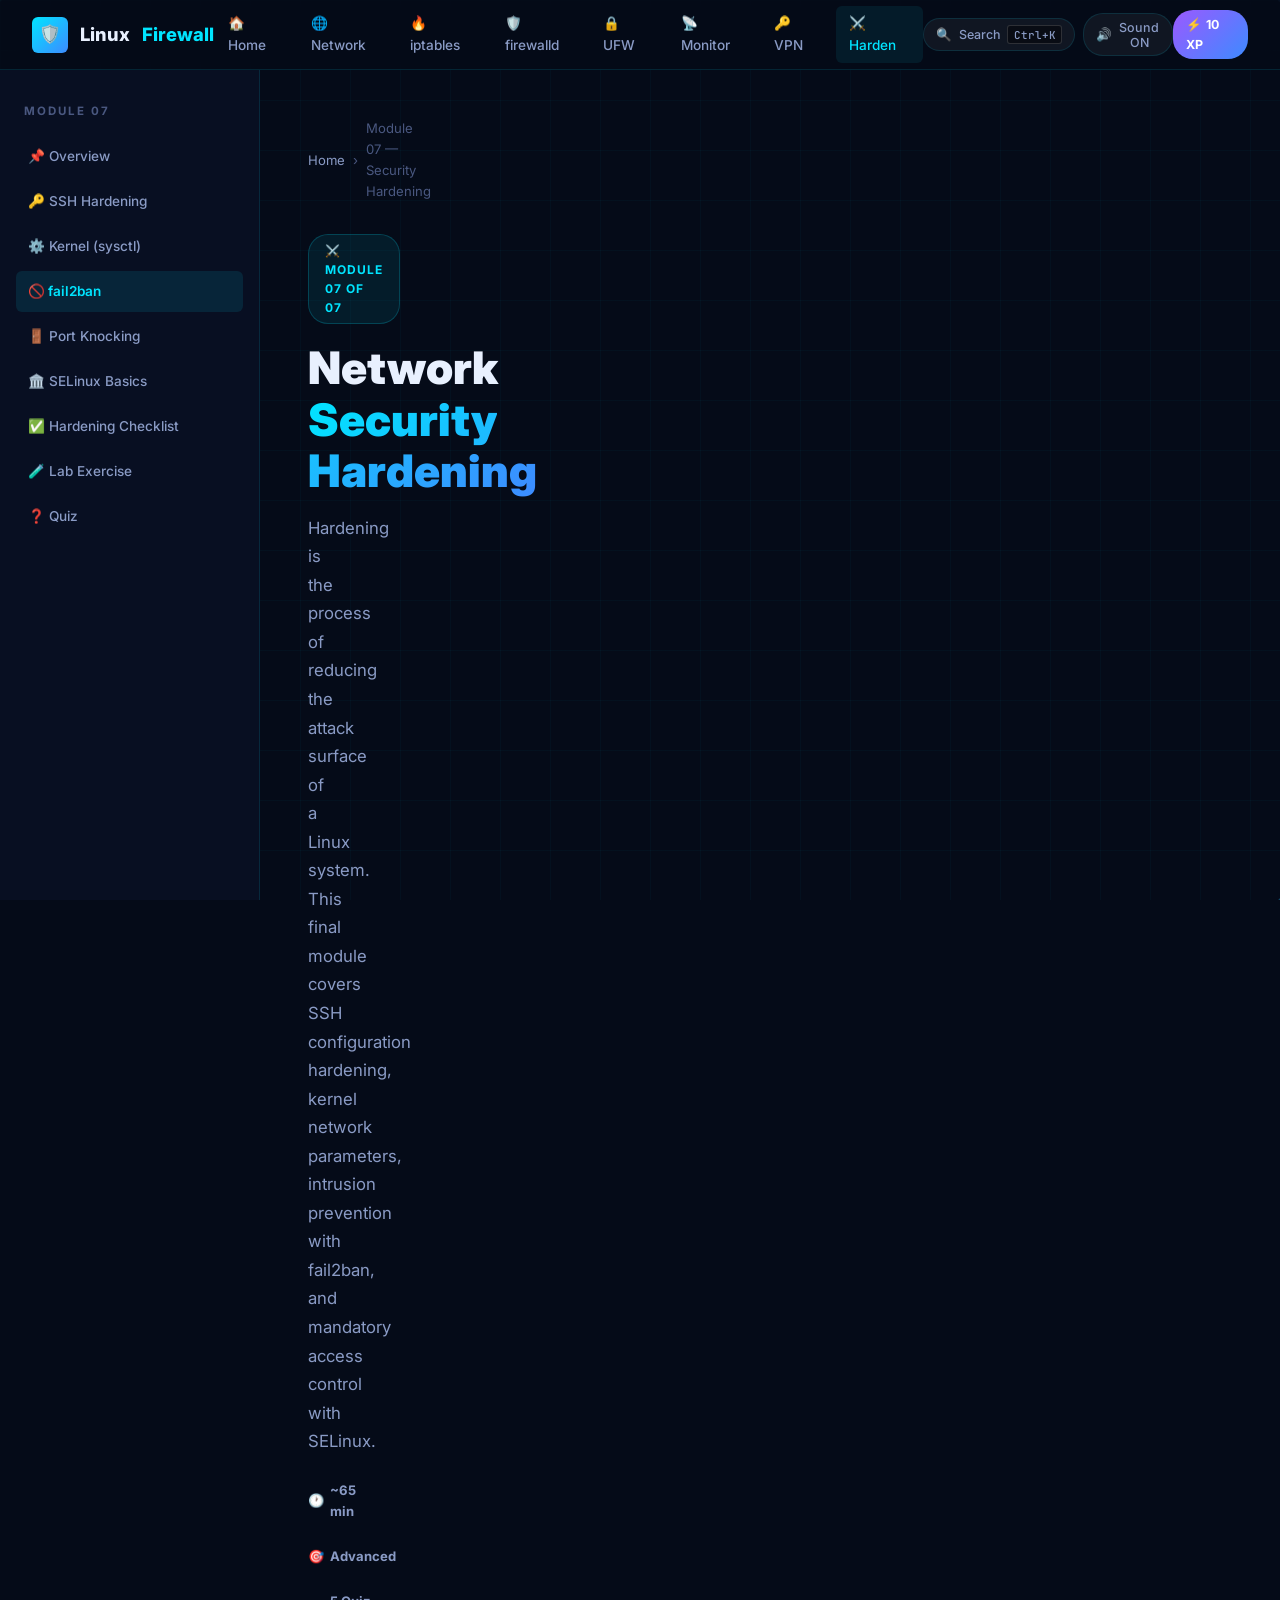
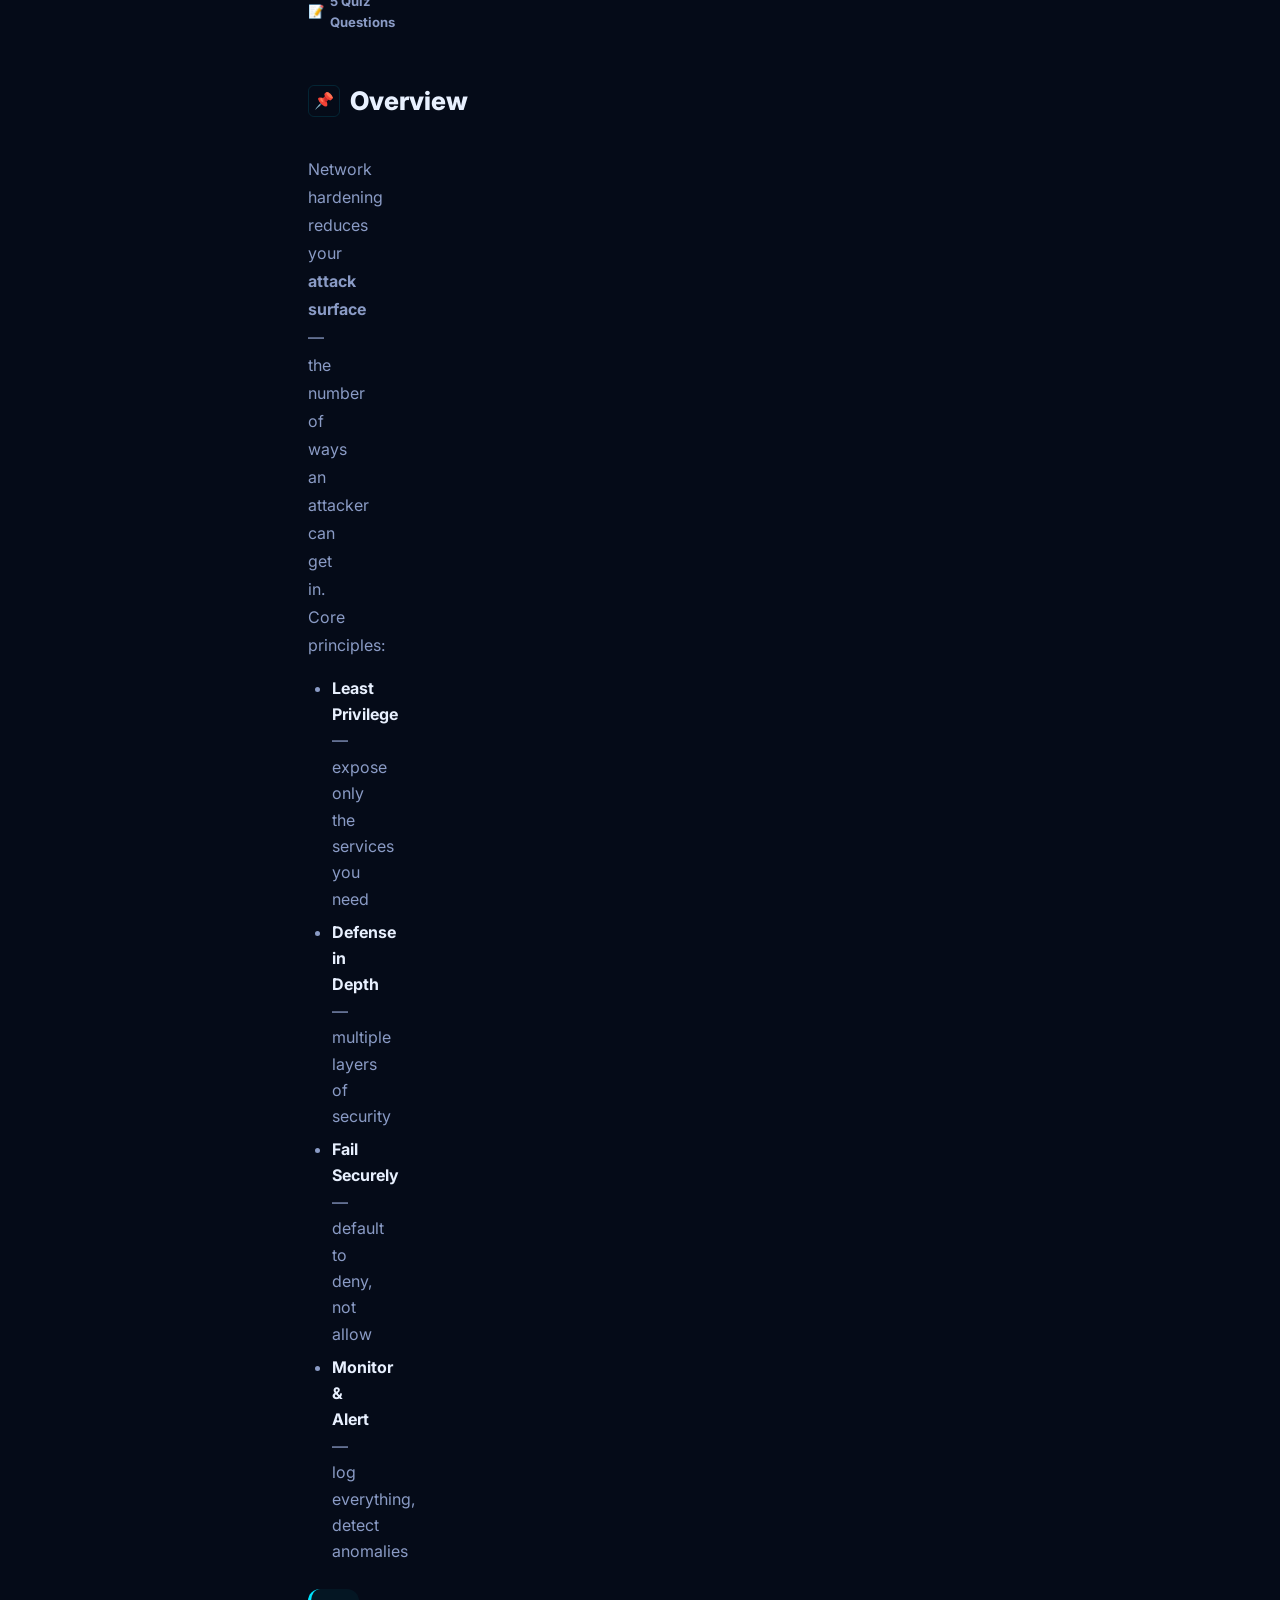
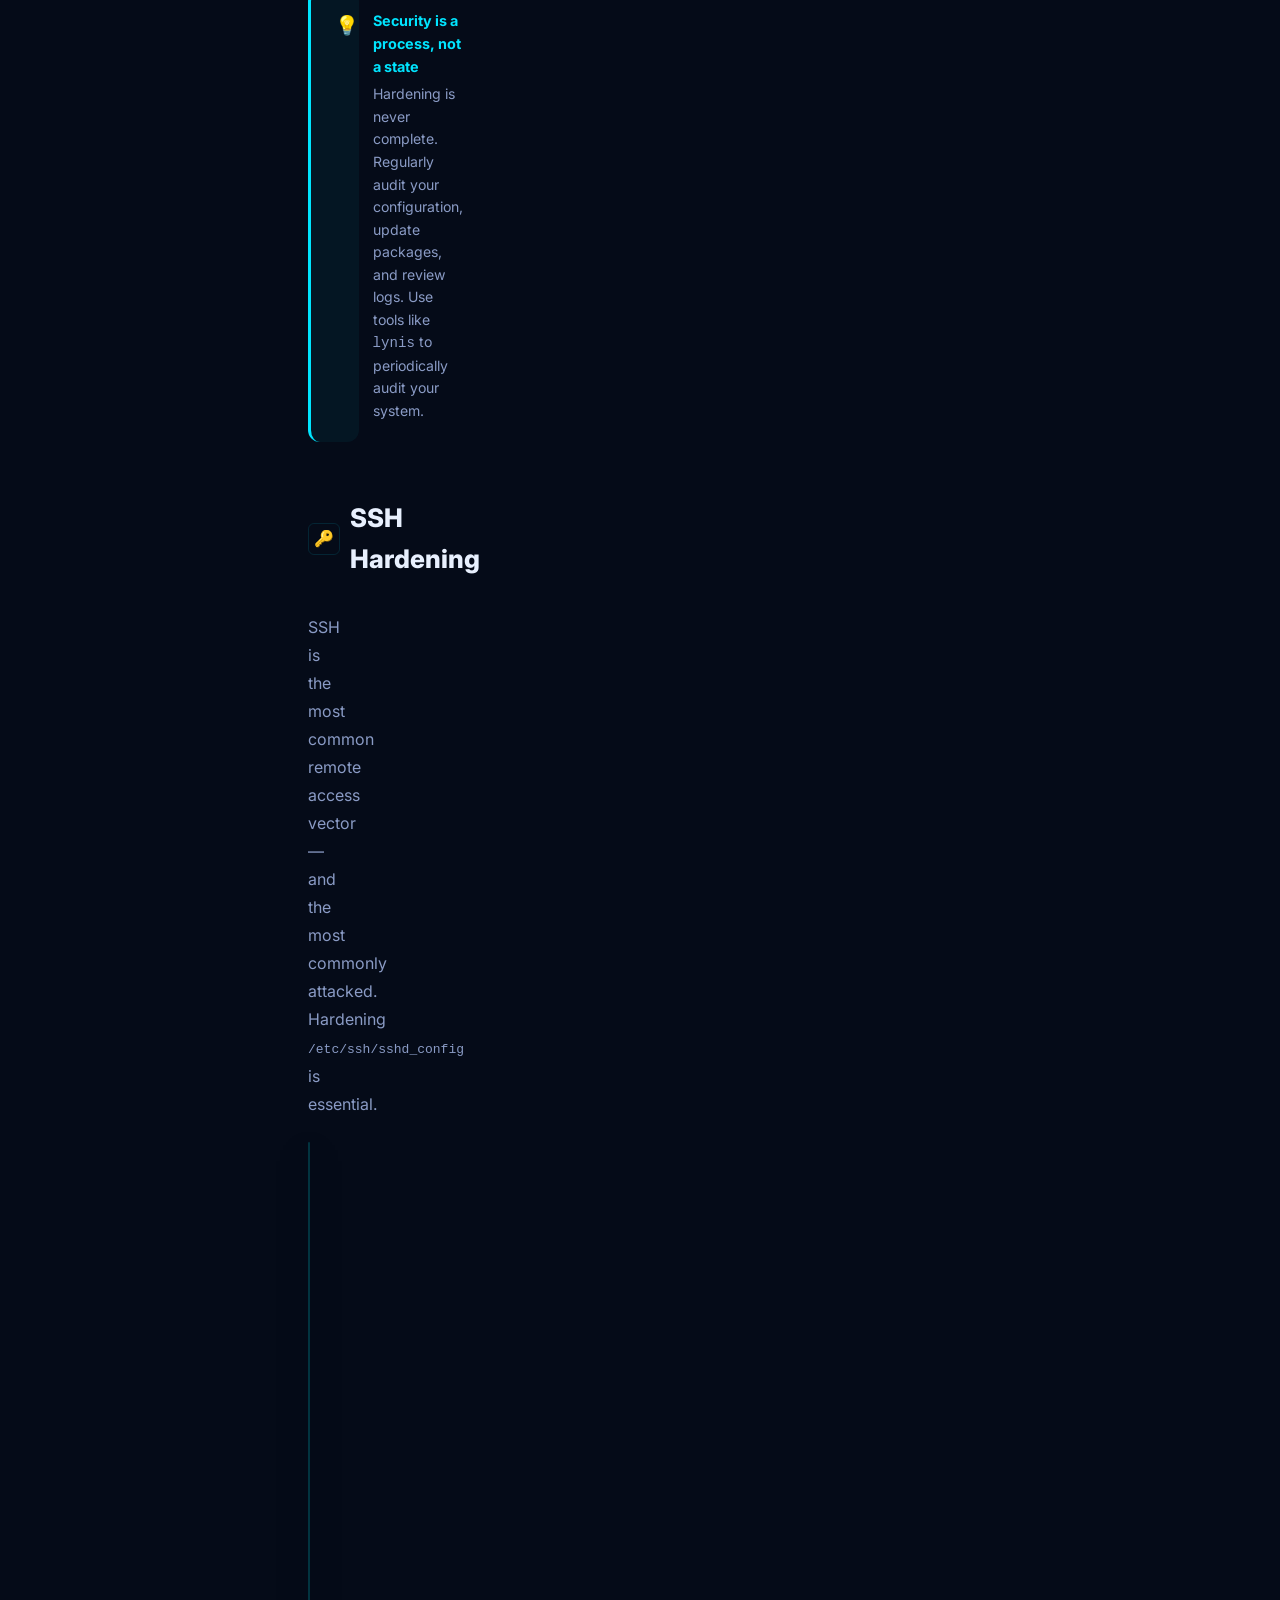
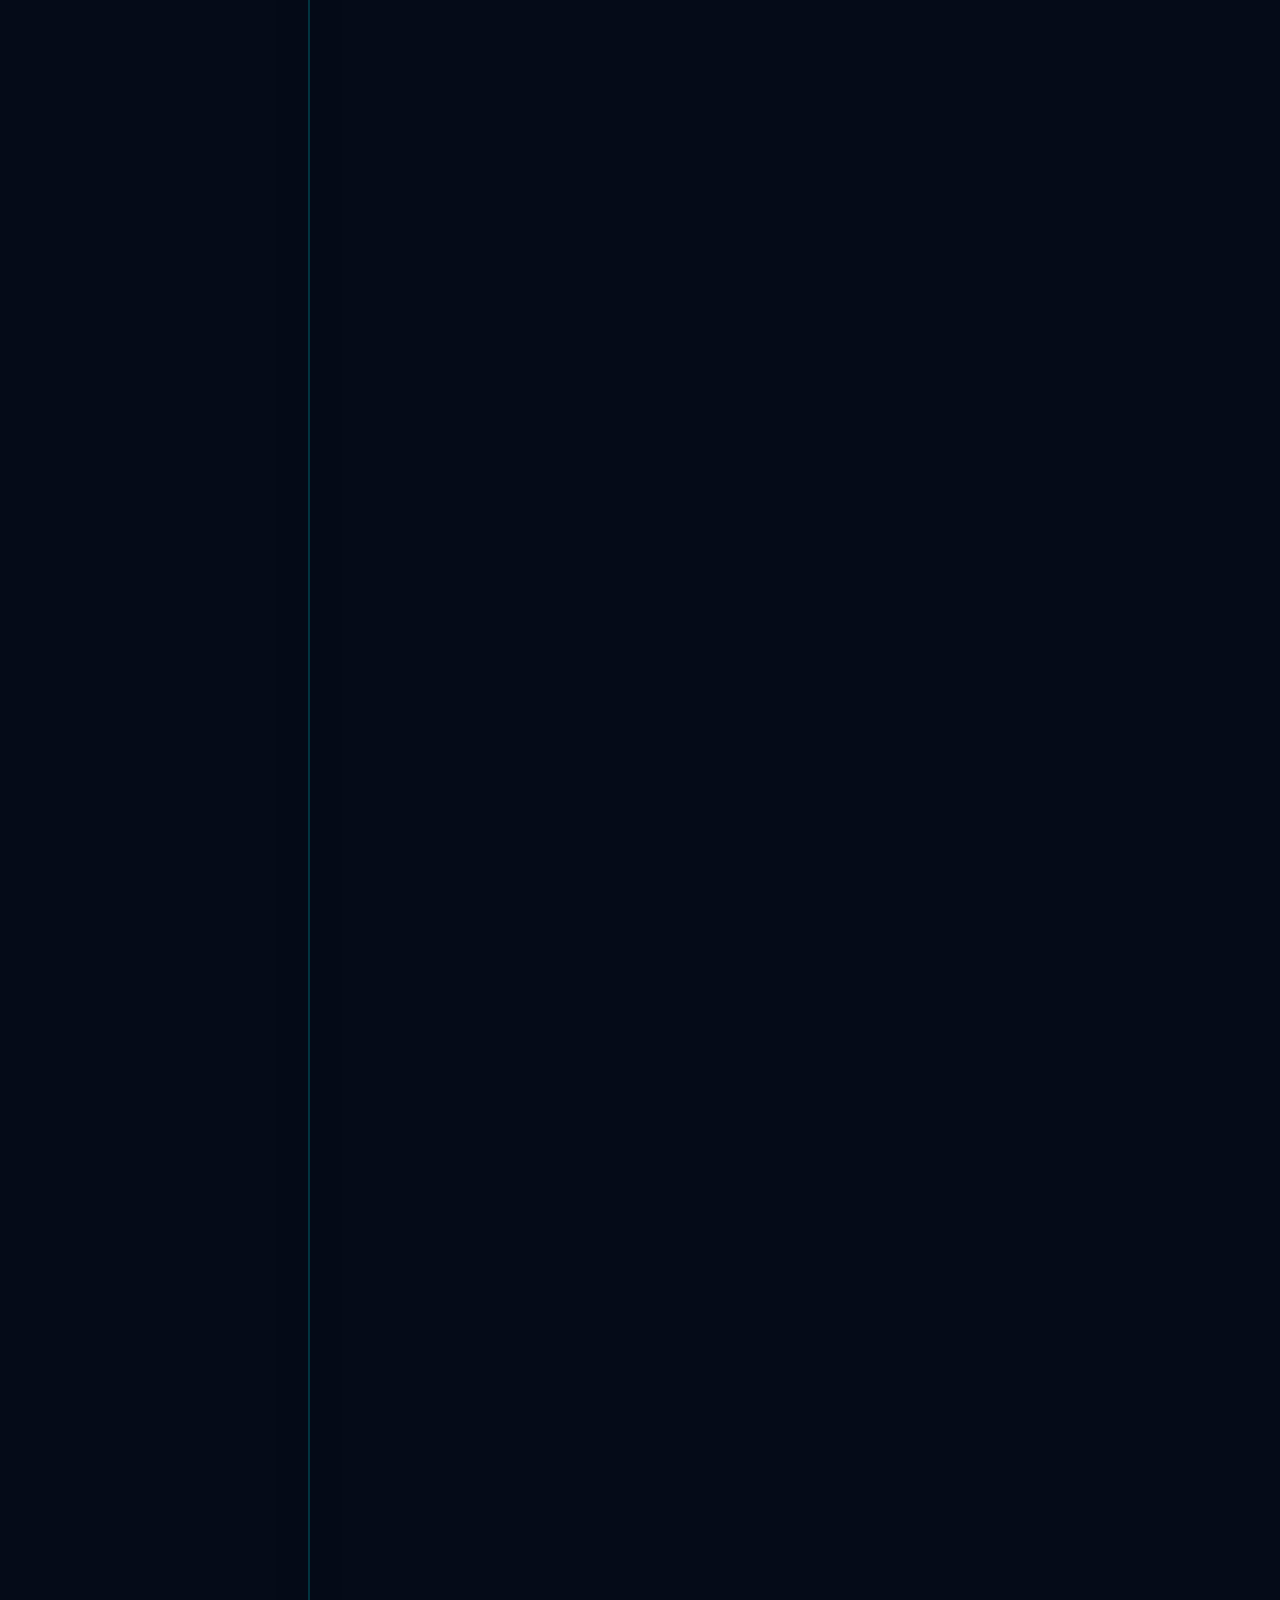
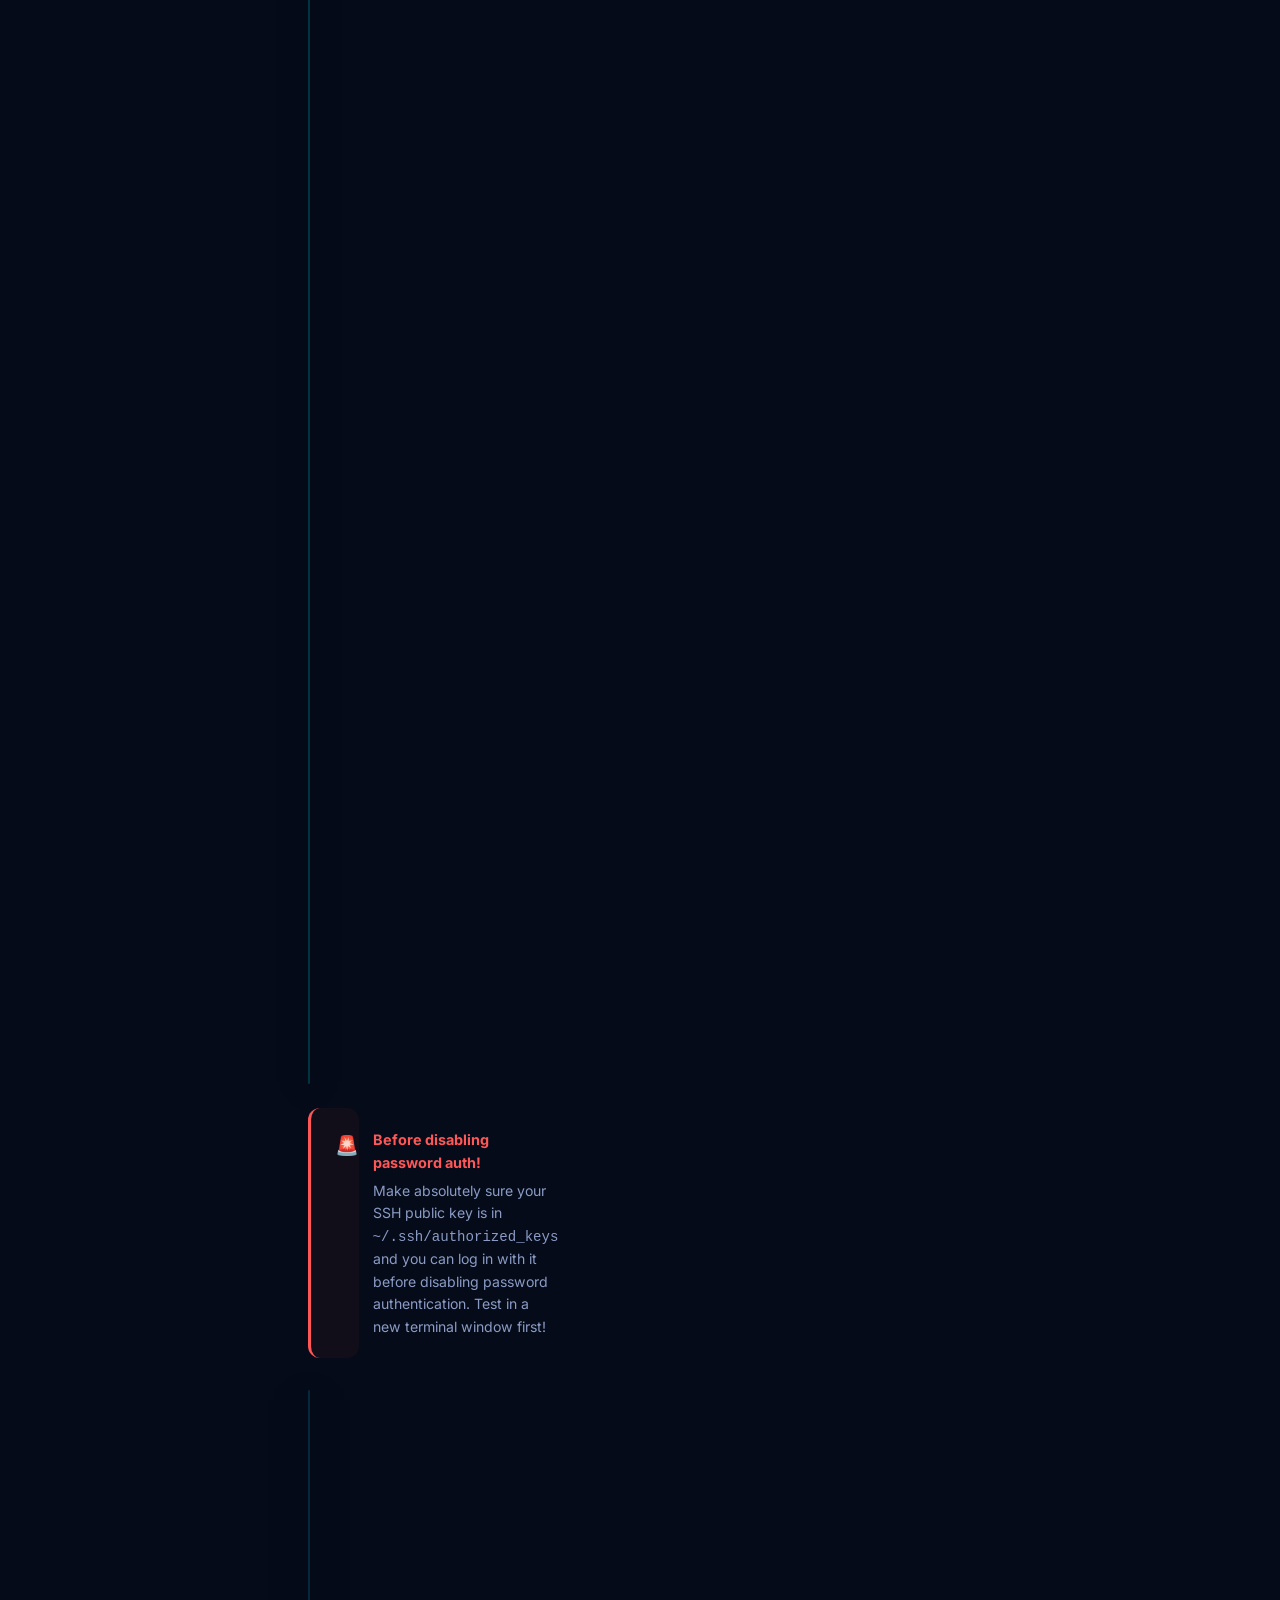
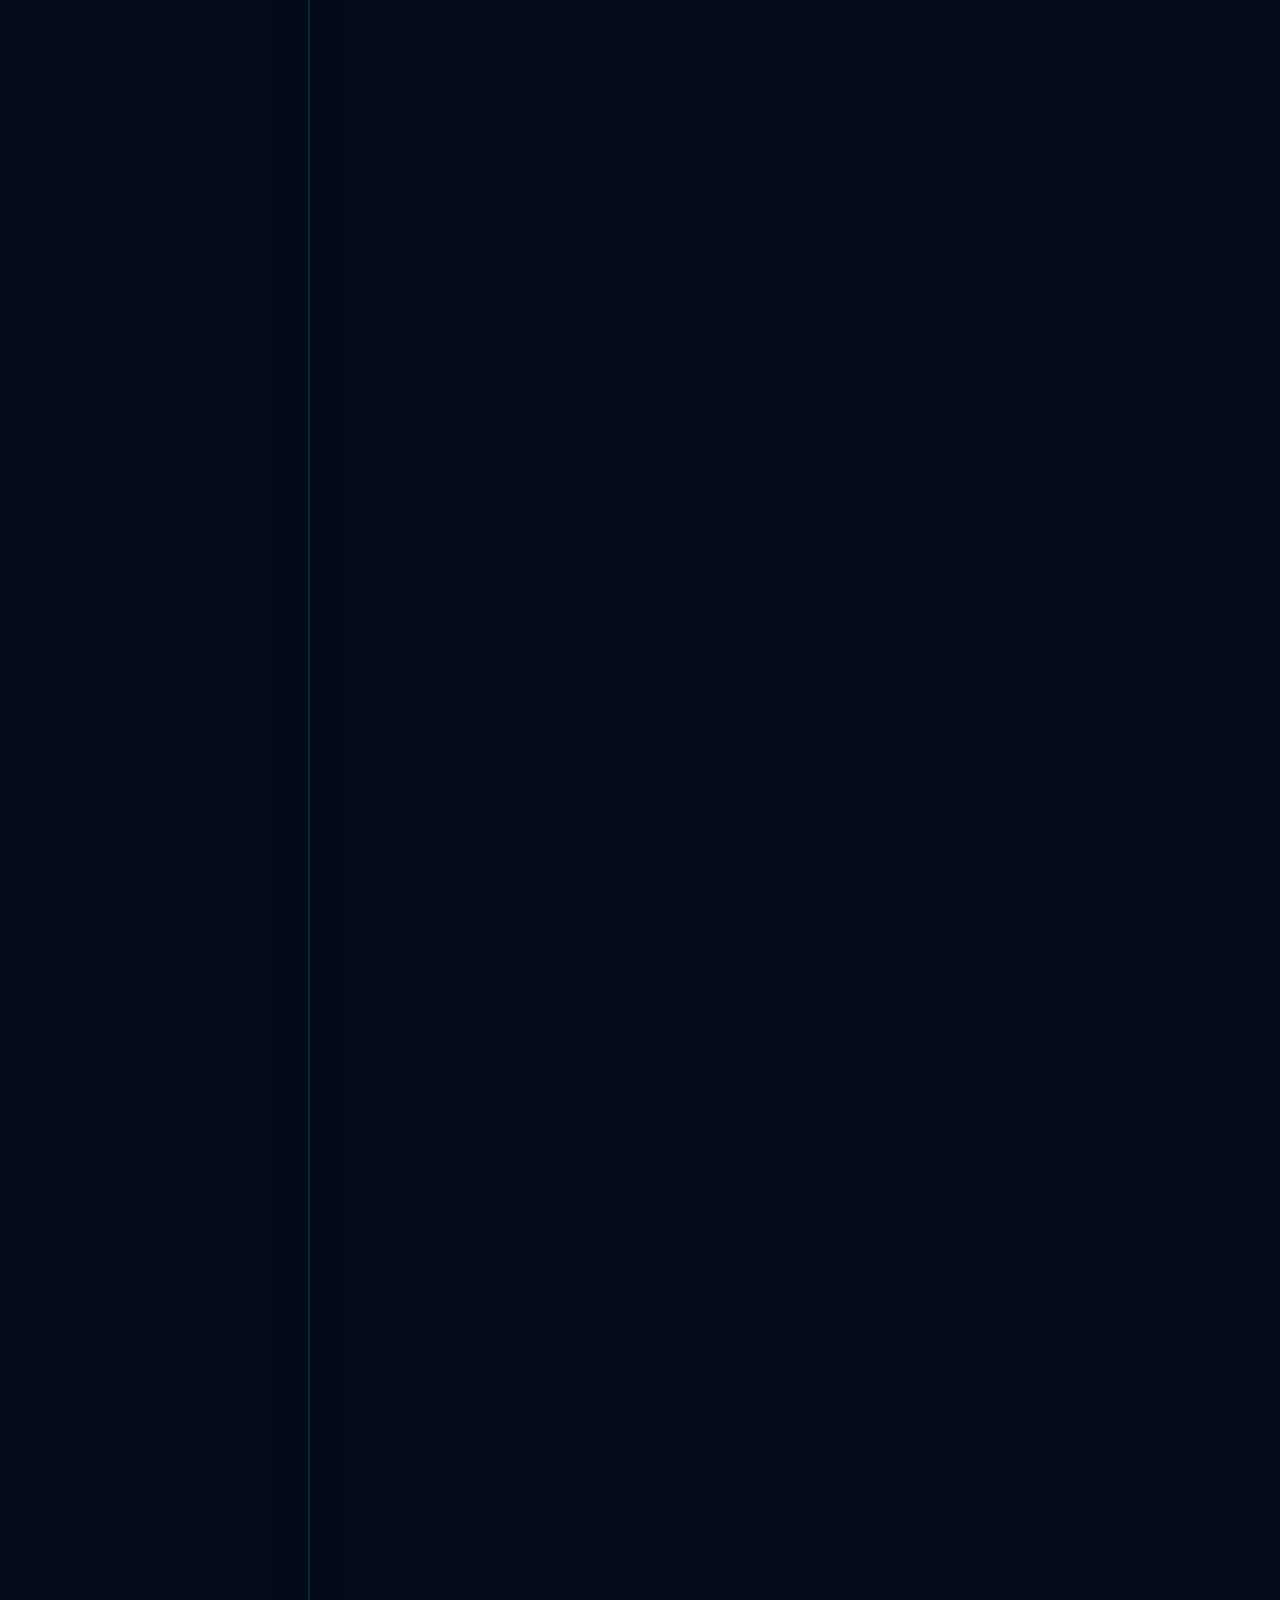
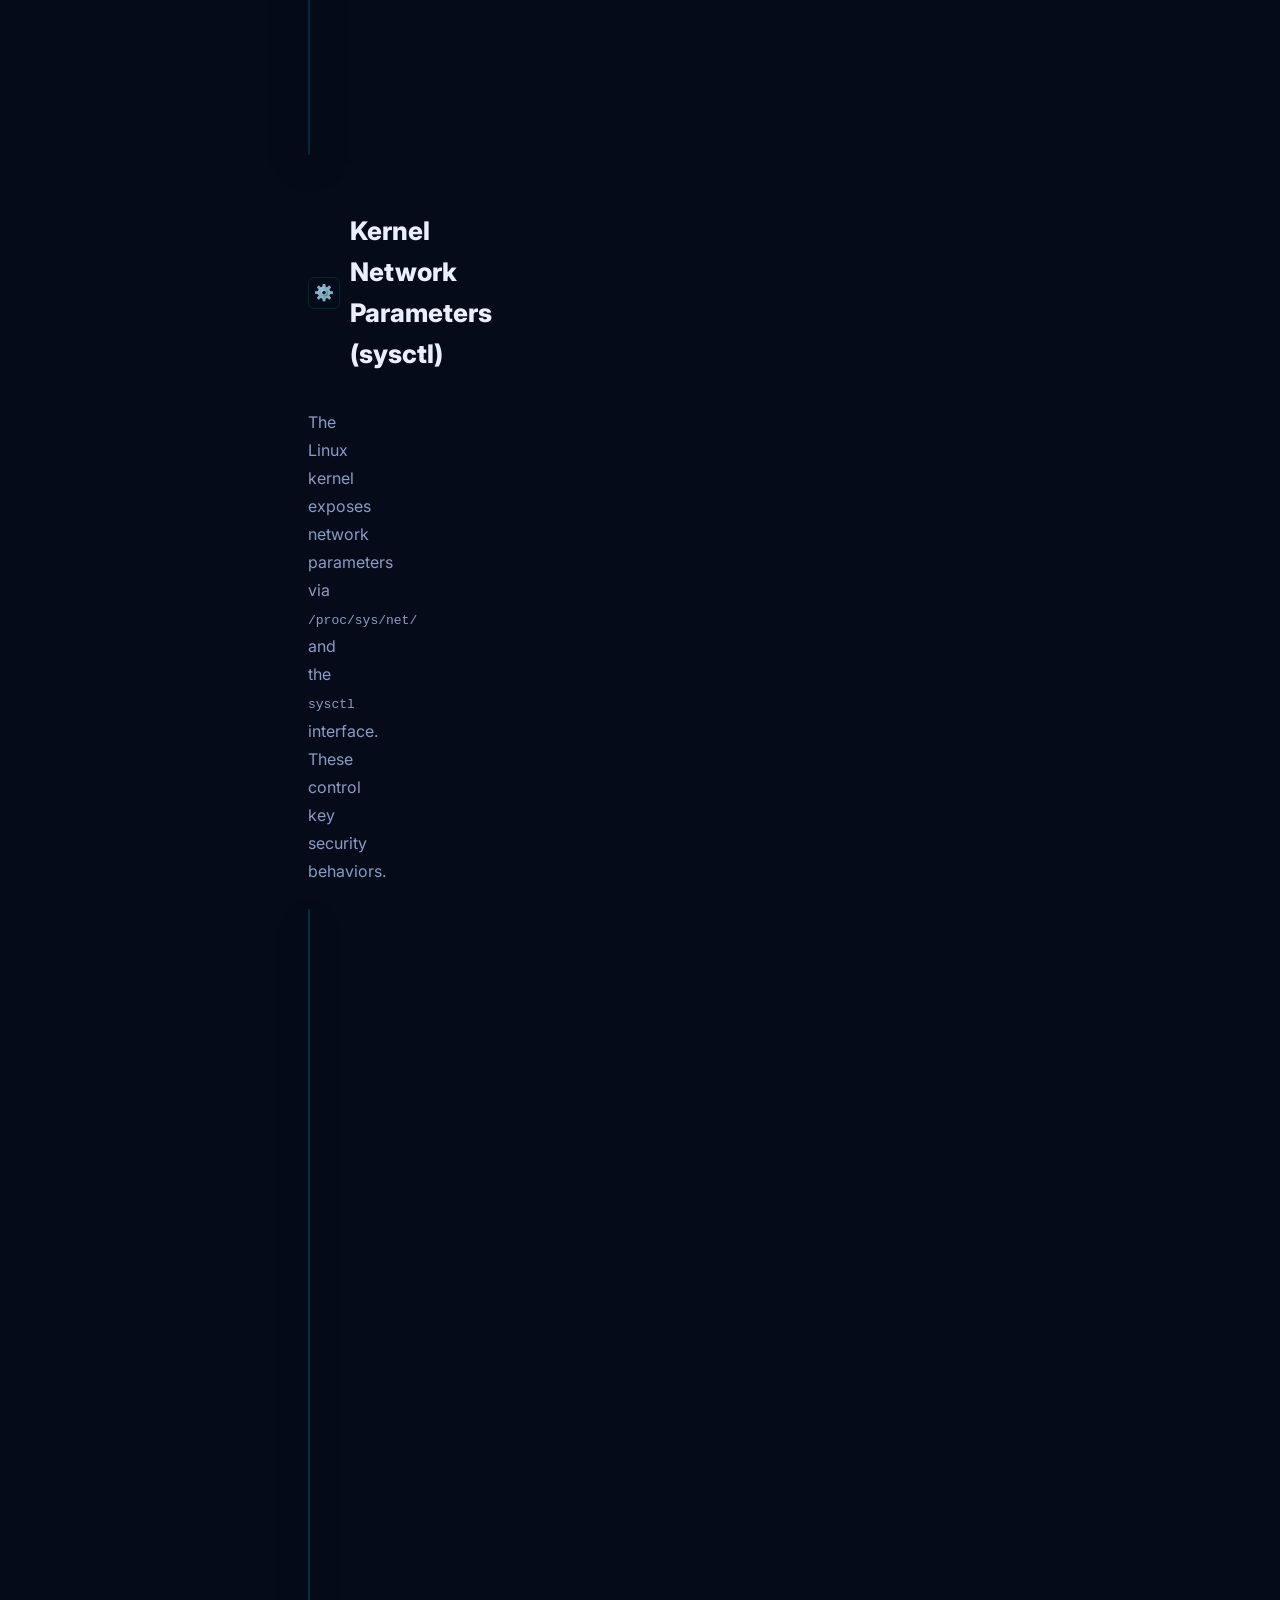
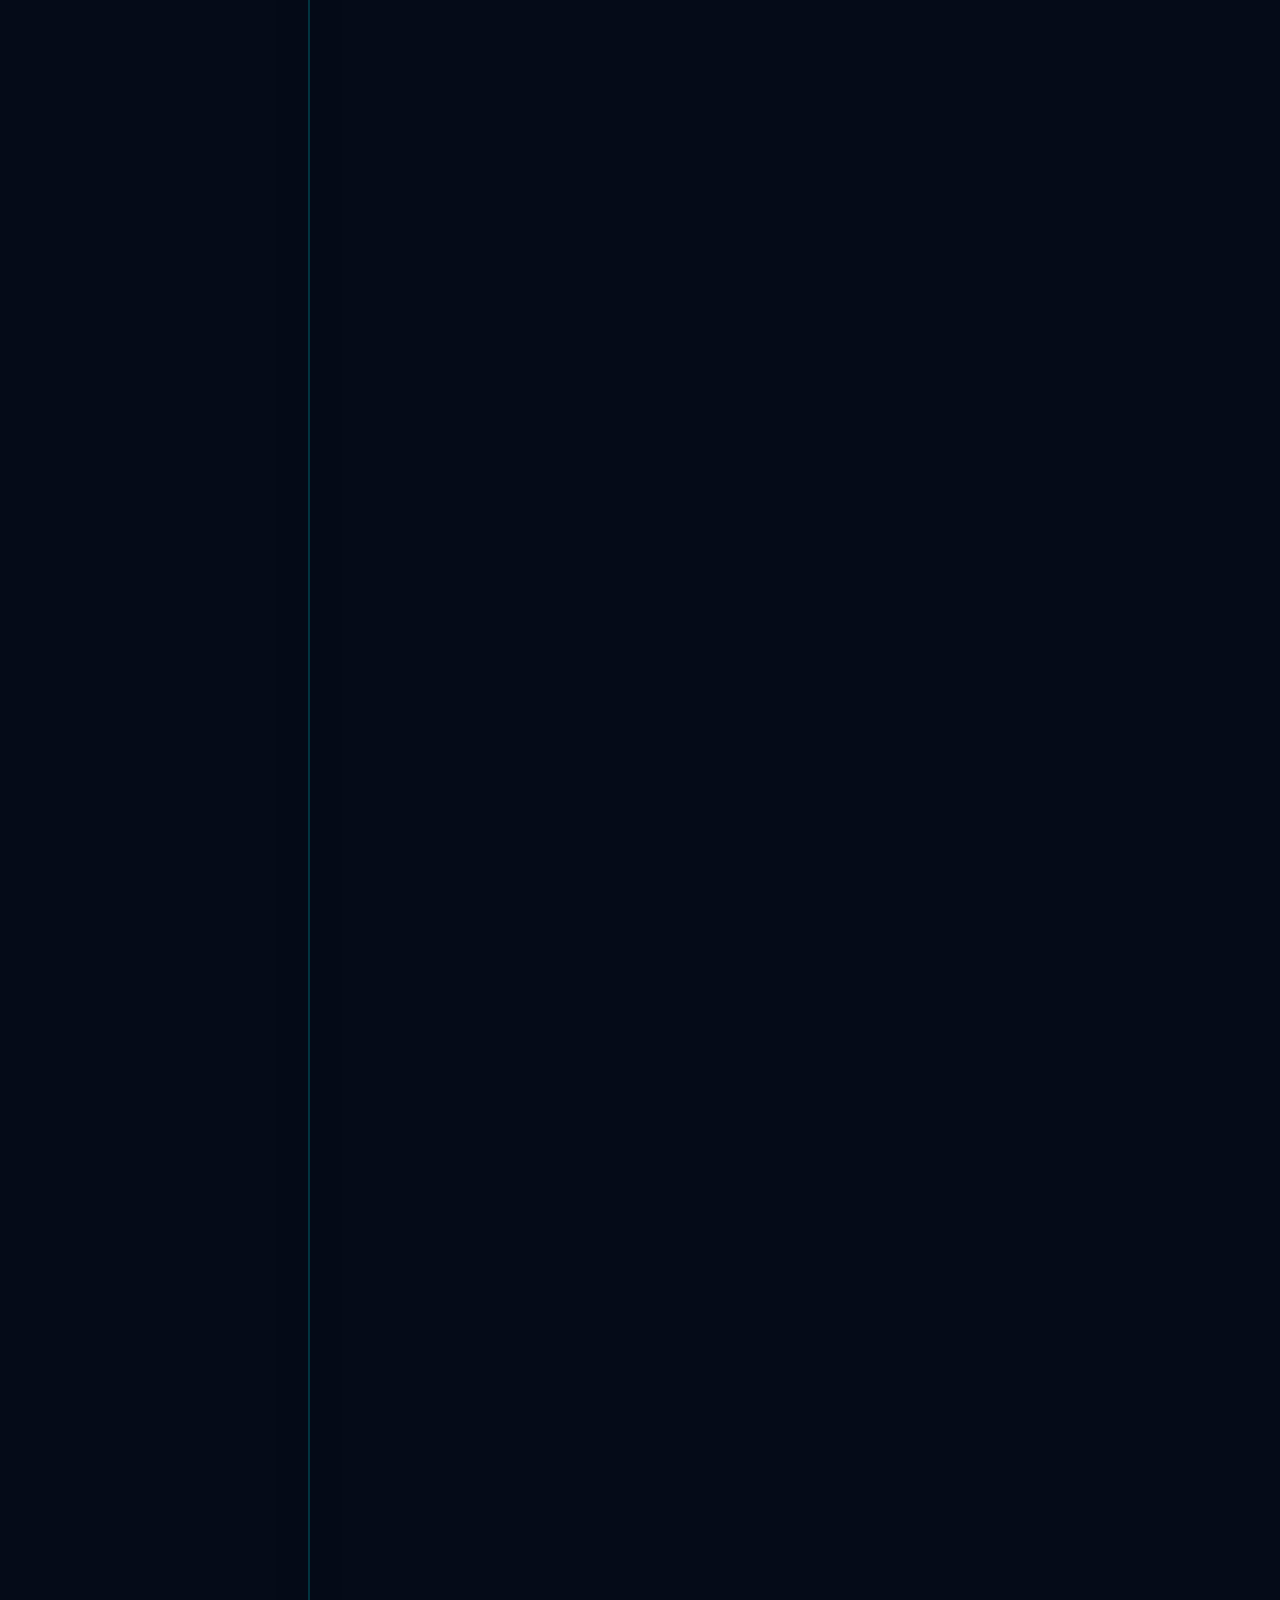
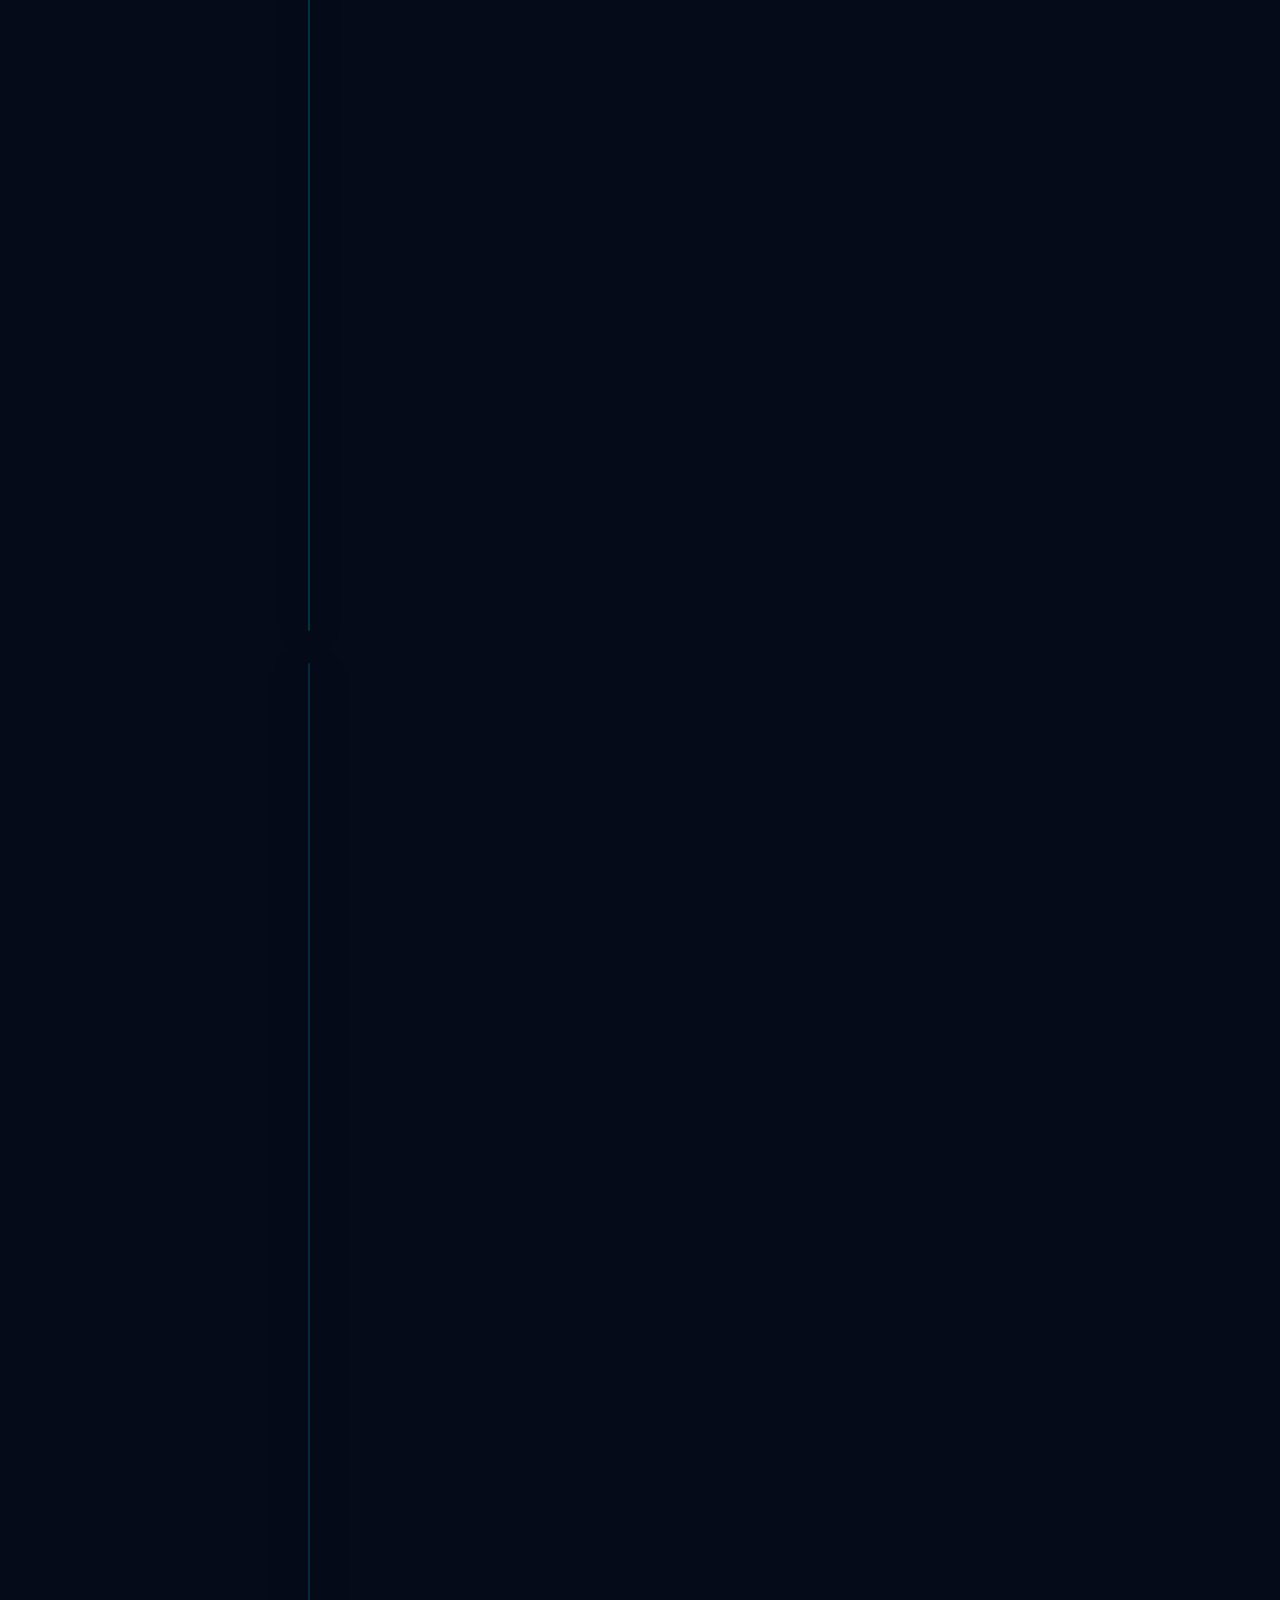
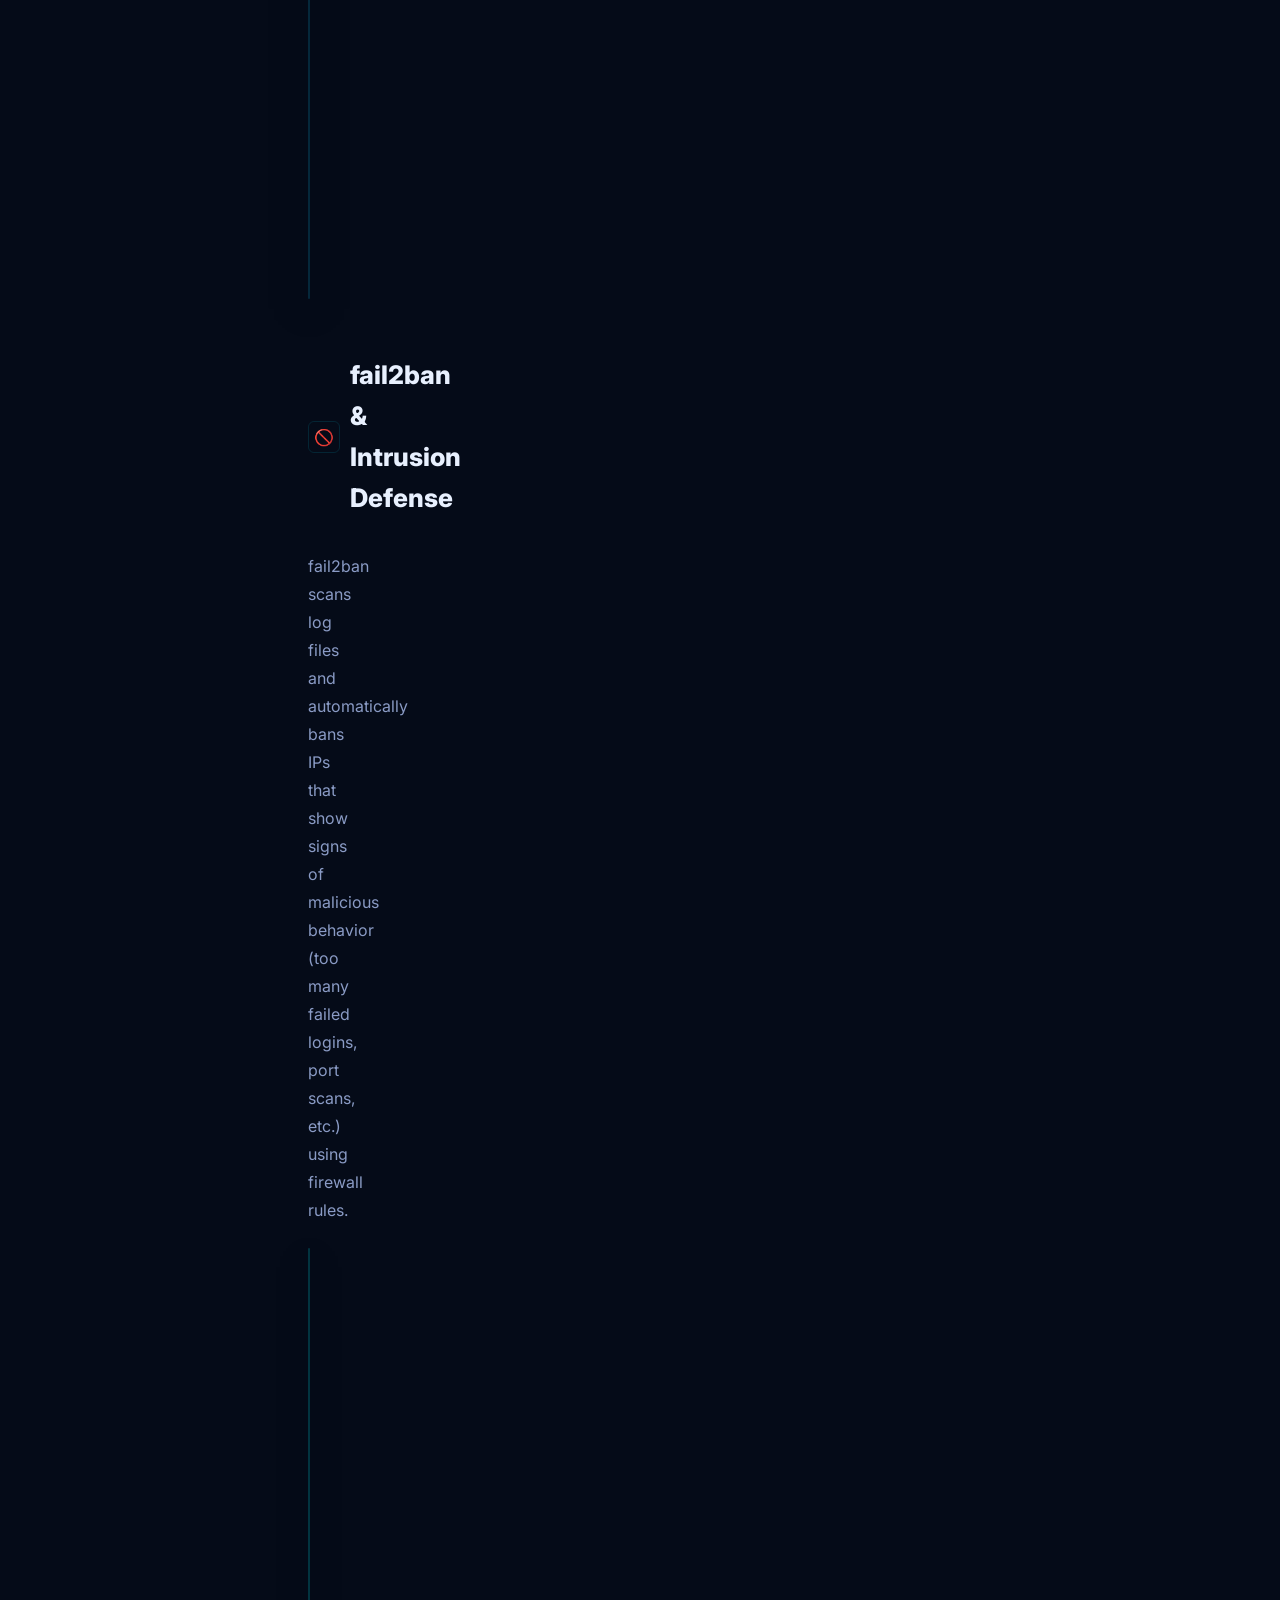
<file: pages/hardening.html>
<!DOCTYPE html>
<html lang="en">
<head>
  <meta charset="UTF-8" />
  <meta name="viewport" content="width=device-width, initial-scale=1.0" />
  <title>Network Security Hardening — LinuxFirewall</title>
  <meta name="description" content="Harden Linux network security: SSH hardening, fail2ban, sysctl tuning, port knocking, and SELinux basics." />
  <meta name="theme-color" content="#050b18" />
  <link rel="icon" href="data:image/svg+xml,<svg xmlns=%22http://www.w3.org/2000/svg%22 viewBox=%220 0 100 100%22><text y=%22.9em%22 font-size=%2290%22>%F0%9F%9B%A1%EF%B8%8F</text></svg>" />
  <meta property="og:type" content="website" />
  <meta property="og:title" content="Network Security Hardening — LinuxFirewall" />
  <meta property="og:description" content="Harden Linux network security: SSH hardening, fail2ban, sysctl tuning, port knocking, and SELinux basics." />
  <meta name="twitter:card" content="summary" />
  <meta name="twitter:title" content="Network Security Hardening — LinuxFirewall" />
  <meta name="twitter:description" content="Harden Linux network security: SSH hardening, fail2ban, sysctl tuning, port knocking, and SELinux basics." />
  <link rel="preconnect" href="https://fonts.googleapis.com" />
  <link rel="preconnect" href="https://fonts.gstatic.com" crossorigin />
  <link rel="stylesheet" href="https://fonts.googleapis.com/css2?family=Inter:wght@300;400;500;600;700;800;900&family=JetBrains+Mono:wght@400;500;600&display=swap" />
  <link rel="stylesheet" href="../styles/main.css" />
</head>
<body>
<canvas id="particle-canvas"></canvas>
<div class="wrapper">

  <nav>
    <a href="../index.html" class="nav-logo"><div class="nav-logo-icon">🛡️</div>Linux<span>Firewall</span></a>
    <ul class="nav-links">
      <li><a href="../index.html">🏠 Home</a></li>
      <li><a href="network-config.html">🌐 Network</a></li>
      <li><a href="iptables.html">🔥 iptables</a></li>
      <li><a href="firewalld.html">🛡️ firewalld</a></li>
      <li><a href="ufw.html">🔒 UFW</a></li>
      <li><a href="monitoring.html">📡 Monitor</a></li>
      <li><a href="vpn.html">🔑 VPN</a></li>
      <li><a href="hardening.html" class="active">⚔️ Harden</a></li>
    </ul>
    <div class="nav-progress"><span class="xp-badge">⚡ 0 XP</span></div>
    <div class="hamburger"><span></span><span></span><span></span></div>
  </nav>

  <div class="lesson-layout">
    <aside class="lesson-sidebar">
      <div class="sidebar-title">Module 07</div>
      <ul class="sidebar-nav">
        <li><a href="#overview" class="active">📌 Overview</a></li>
        <li><a href="#ssh-hardening">🔑 SSH Hardening</a></li>
        <li><a href="#sysctl">⚙️ Kernel (sysctl)</a></li>
        <li><a href="#fail2ban">🚫 fail2ban</a></li>
        <li><a href="#port-knocking">🚪 Port Knocking</a></li>
        <li><a href="#selinux">🏛️ SELinux Basics</a></li>
        <li><a href="#checklist">✅ Hardening Checklist</a></li>
        <li><a href="#lab">🧪 Lab Exercise</a></li>
        <li><a href="#quiz">❓ Quiz</a></li>
      </ul>
    </aside>

    <main class="lesson-main">
      <div class="lesson-breadcrumb">
        <a href="../index.html">Home</a><span class="sep">›</span><span>Module 07 — Security Hardening</span>
      </div>

      <header class="lesson-header">
        <div class="lesson-module-badge">⚔️ Module 07 of 07</div>
        <h1 class="lesson-title">Network <span>Security Hardening</span></h1>
        <p class="lesson-intro">Hardening is the process of reducing the attack surface of a Linux system. This final module covers SSH configuration hardening, kernel network parameters, intrusion prevention with fail2ban, and mandatory access control with SELinux.</p>
        <div class="lesson-meta-row">
          <span class="meta-item">🕐 <strong>~65 min</strong></span>
          <span class="meta-item">🎯 <strong>Advanced</strong></span>
          <span class="meta-item">📝 <strong>5 Quiz Questions</strong></span>
        </div>
      </header>

      <!-- OVERVIEW -->
      <section class="content-section" data-section="overview" id="overview">
        <h2 class="sect-title"><span class="sect-icon">📌</span> Overview</h2>
        <p class="body-text">Network hardening reduces your <strong>attack surface</strong> — the number of ways an attacker can get in. Core principles:</p>
        <ul class="body-list">
          <li><strong>Least Privilege</strong> — expose only the services you need</li>
          <li><strong>Defense in Depth</strong> — multiple layers of security</li>
          <li><strong>Fail Securely</strong> — default to deny, not allow</li>
          <li><strong>Monitor & Alert</strong> — log everything, detect anomalies</li>
        </ul>
        <div class="info-box tip">
          <div class="info-box-icon">💡</div>
          <div class="info-box-body">
            <div class="info-box-title">Security is a process, not a state</div>
            <div class="info-box-text">Hardening is never complete. Regularly audit your configuration, update packages, and review logs. Use tools like <code>lynis</code> to periodically audit your system.</div>
          </div>
        </div>
      </section>

      <!-- SSH HARDENING -->
      <section class="content-section" data-section="ssh-hardening" id="ssh-hardening">
        <h2 class="sect-title"><span class="sect-icon">🔑</span> SSH Hardening</h2>
        <p class="body-text">SSH is the most common remote access vector — and the most commonly attacked. Hardening <code>/etc/ssh/sshd_config</code> is essential.</p>

        <div class="terminal">
          <div class="terminal-bar">
            <div class="terminal-dots"><span class="dot-r"></span><span class="dot-y"></span><span class="dot-g"></span></div>
            <span class="terminal-label">/etc/ssh/sshd_config — recommended settings</span>
            <button class="terminal-copy">copy</button>
          </div>
          <div class="terminal-body">
<span class="comment"># Change default port (obscurity, not security — but reduces noise)</span>
<span class="output">Port 2222</span>
<br>
<span class="comment"># Disable root login</span>
<span class="output">PermitRootLogin no</span>
<br>
<span class="comment"># Use only SSH key authentication (disable passwords)</span>
<span class="output">PasswordAuthentication no</span>
<span class="output">ChallengeResponseAuthentication no</span>
<span class="output">PubkeyAuthentication yes</span>
<br>
<span class="comment"># Use only strong ciphers and MACs</span>
<span class="output">Ciphers chacha20-poly1305@openssh.com,aes256-gcm@openssh.com</span>
<span class="output">MACs hmac-sha2-512-etm@openssh.com,hmac-sha2-256-etm@openssh.com</span>
<span class="output">KexAlgorithms curve25519-sha256,diffie-hellman-group16-sha512</span>
<br>
<span class="comment"># Limit login attempts and timeout</span>
<span class="output">MaxAuthTries 3</span>
<span class="output">LoginGraceTime 30</span>
<span class="output">ClientAliveInterval 300</span>
<span class="output">ClientAliveCountMax 2</span>
<br>
<span class="comment"># Allow only specific users</span>
<span class="output">AllowUsers alice bob admin</span>
<br>
<span class="comment"># Disable X11 forwarding and agent forwarding (unless needed)</span>
<span class="output">X11Forwarding no</span>
<span class="output">AllowAgentForwarding no</span>
<span class="output">AllowTcpForwarding no</span>
<br>
<span class="comment"># Apply changes</span>
<span class="prompt">$ </span><span class="cmd">sudo sshd</span> <span class="flag">-t</span>  <span class="comment"># Test config syntax</span>
<span class="prompt">$ </span><span class="cmd">sudo systemctl</span> reload sshd
          </div>
        </div>

        <div class="info-box danger">
          <div class="info-box-icon">🚨</div>
          <div class="info-box-body">
            <div class="info-box-title">Before disabling password auth!</div>
            <div class="info-box-text">Make absolutely sure your SSH public key is in <code>~/.ssh/authorized_keys</code> and you can log in with it before disabling password authentication. Test in a new terminal window first!</div>
          </div>
        </div>

        <!-- SSHD SECURITY AUDITOR STUDIO -->
        <div class="widget-studio">
          <div class="widget-studio-header">
            <div class="widget-studio-title">
              <span>🛡️ Interactive sshd_config CIS Security Auditor</span>
              <span class="live-badge"><span class="live-dot"></span> LIVE COMPLIANCE SCORE</span>
            </div>
            <span class="chip">CIS Benchmark Level 2</span>
          </div>
          <div class="widget-studio-body">
            <p style="color:var(--text-secondary);font-size:0.88rem;margin-bottom:1.25rem;">Toggle SSH server configuration directives to calculate your system's real-time security score and generate an audited production configuration file.</p>

            <div class="sec-meter-wrap">
              <div class="sec-meter-circle high" id="sshd-score-circle">
                <span id="sshd-score-val">100%</span>
              </div>
              <div>
                <div style="font-weight:bold;font-size:1rem;color:var(--text-primary);">OpenSSH Daemon Security Posture</div>
                <ul id="sshd-audit-advice" style="margin-top:0.4rem;padding-left:1.2rem;"></ul>
              </div>
            </div>

            <div class="widget-studio-split">
              <div>
                <div style="font-size:0.85rem;font-weight:700;color:var(--cyan);margin-bottom:0.75rem;">Security Directives (Toggle to Test):</div>
                
                <div class="toggle-row">
                  <div>
                    <div class="toggle-label">Disable Root Login (PermitRootLogin no)</div>
                    <div class="toggle-desc">Blocks attackers from guessing the universal superuser account</div>
                  </div>
                  <input type="checkbox" id="chk-ssh-root" checked style="transform:scale(1.3);cursor:pointer;" />
                </div>

                <div class="toggle-row">
                  <div>
                    <div class="toggle-label">Enforce Key-Only Auth (PasswordAuthentication no)</div>
                    <div class="toggle-desc">Eliminates vulnerability to all credential stuffing & dictionary sprays</div>
                  </div>
                  <input type="checkbox" id="chk-ssh-pass" checked style="transform:scale(1.3);cursor:pointer;" />
                </div>

                <div class="toggle-row">
                  <div>
                    <div class="toggle-label">Move from Default Port 22 (Port 2222)</div>
                    <div class="toggle-desc">Cuts automated scanner noise and botnet logs by >95%</div>
                  </div>
                  <input type="checkbox" id="chk-ssh-port" checked style="transform:scale(1.3);cursor:pointer;" />
                </div>

                <div class="toggle-row">
                  <div>
                    <div class="toggle-label">Limit Auth Retries (MaxAuthTries 3)</div>
                    <div class="toggle-desc">Closes session immediately after 3 unsuccessful attempts</div>
                  </div>
                  <input type="checkbox" id="chk-ssh-tries" checked style="transform:scale(1.3);cursor:pointer;" />
                </div>

                <div class="toggle-row">
                  <div>
                    <div class="toggle-label">Disable X11 Forwarding (X11Forwarding no)</div>
                    <div class="toggle-desc">Prevents remote display snooping and X11 keystroke sniffing</div>
                  </div>
                  <input type="checkbox" id="chk-ssh-x11" checked style="transform:scale(1.3);cursor:pointer;" />
                </div>

                <div class="toggle-row">
                  <div>
                    <div class="toggle-label">Require Public Key (PubkeyAuthentication yes)</div>
                    <div class="toggle-desc">Enforces Ed25519 / RSA 4096-bit public key signatures</div>
                  </div>
                  <input type="checkbox" id="chk-ssh-key" checked style="transform:scale(1.3);cursor:pointer;" />
                </div>
              </div>

              <div>
                <div style="font-size:0.85rem;font-weight:700;color:var(--green);margin-bottom:0.75rem;">Compiled Hardened Configuration:</div>
                <div class="studio-code-box" id="sshd-out-config" style="height:310px;"></div>
              </div>
            </div>
          </div>
        </div>
      </section>

      <!-- SYSCTL -->
      <section class="content-section" data-section="sysctl" id="sysctl">
        <h2 class="sect-title"><span class="sect-icon">⚙️</span> Kernel Network Parameters (sysctl)</h2>
        <p class="body-text">The Linux kernel exposes network parameters via <code>/proc/sys/net/</code> and the <code>sysctl</code> interface. These control key security behaviors.</p>

        <div class="terminal">
          <div class="terminal-bar">
            <div class="terminal-dots"><span class="dot-r"></span><span class="dot-y"></span><span class="dot-g"></span></div>
            <span class="terminal-label">/etc/sysctl.d/99-hardening.conf</span>
            <button class="terminal-copy">copy</button>
          </div>
          <div class="terminal-body">
<span class="comment"># Disable IP forwarding (unless this machine is a router)</span>
<span class="output">net.ipv4.ip_forward = 0</span>
<span class="output">net.ipv6.conf.all.forwarding = 0</span>
<br>
<span class="comment"># Disable ICMP redirects (prevent routing table manipulation)</span>
<span class="output">net.ipv4.conf.all.accept_redirects = 0</span>
<span class="output">net.ipv4.conf.all.send_redirects = 0</span>
<span class="output">net.ipv6.conf.all.accept_redirects = 0</span>
<br>
<span class="comment"># Enable TCP SYN cookies (protect against SYN flood attacks)</span>
<span class="output">net.ipv4.tcp_syncookies = 1</span>
<br>
<span class="comment"># Ignore ICMP broadcast echo requests (Smurf attack protection)</span>
<span class="output">net.ipv4.icmp_echo_ignore_broadcasts = 1</span>
<br>
<span class="comment"># Ignore bogus ICMP error responses</span>
<span class="output">net.ipv4.icmp_ignore_bogus_error_responses = 1</span>
<br>
<span class="comment"># Enable reverse path filtering (anti-spoofing)</span>
<span class="output">net.ipv4.conf.all.rp_filter = 1</span>
<span class="output">net.ipv4.conf.default.rp_filter = 1</span>
<br>
<span class="comment"># Disable source routing</span>
<span class="output">net.ipv4.conf.all.accept_source_route = 0</span>
<br>
<span class="comment"># Randomize memory layout (ASLR)</span>
<span class="output">kernel.randomize_va_space = 2</span>
<br>
<span class="comment"># Apply immediately</span>
<span class="prompt">$ </span><span class="cmd">sudo sysctl</span> <span class="flag">--system</span>
          </div>
        </div>

        <!-- SYSCTL HARDENING STUDIO -->
        <div class="widget-studio">
          <div class="widget-studio-header">
            <div class="widget-studio-title">
              <span>⚙️ Interactive Kernel sysctl Hardening Profile Builder</span>
              <span class="live-badge"><span class="live-dot"></span> KERNEL PARAMETERS</span>
            </div>
            <span class="chip">/etc/sysctl.d/99-security.conf</span>
          </div>
          <div class="widget-studio-body">
            <p style="color:var(--text-secondary);font-size:0.88rem;margin-bottom:1.25rem;">Select kernel-level network defenses against IP spoofing, SYN floods, Smurf broadcast amplification, and ICMP routing redirects.</p>

            <div class="widget-studio-split">
              <div>
                <div class="toggle-row">
                  <div>
                    <div class="toggle-label">TCP SYN Cookie Protection (tcp_syncookies = 1)</div>
                    <div class="toggle-desc">Mitigates SYN floods by issuing cryptographic cookies without allocating kernel memory</div>
                  </div>
                  <input type="checkbox" id="sys-syn" checked style="transform:scale(1.3);cursor:pointer;" />
                </div>

                <div class="toggle-row">
                  <div>
                    <div class="toggle-label">Strict Reverse Path Filtering (rp_filter = 1)</div>
                    <div class="toggle-desc">Validates packet source IP against routing table to prevent IP address spoofing</div>
                  </div>
                  <input type="checkbox" id="sys-spoof" checked style="transform:scale(1.3);cursor:pointer;" />
                </div>

                <div class="toggle-row">
                  <div>
                    <div class="toggle-label">Ignore ICMP Echo Broadcasts (icmp_echo_ignore_broadcasts = 1)</div>
                    <div class="toggle-desc">Stops attacker from using your host as an amplifier in Smurf DDoS attacks</div>
                  </div>
                  <input type="checkbox" id="sys-bcast" checked style="transform:scale(1.3);cursor:pointer;" />
                </div>

                <div class="toggle-row">
                  <div>
                    <div class="toggle-label">Block ICMP Redirects (accept_redirects = 0)</div>
                    <div class="toggle-desc">Prevents rogue malicious routers from hijacking traffic routing paths</div>
                  </div>
                  <input type="checkbox" id="sys-redirect" checked style="transform:scale(1.3);cursor:pointer;" />
                </div>
              </div>

              <div>
                <div style="font-size:0.85rem;font-weight:700;color:var(--cyan);margin-bottom:0.4rem;">Compiled sysctl Profile:</div>
                <div class="studio-code-box" id="sysctl-out-config" style="height:200px;"></div>
              </div>
            </div>
          </div>
        </div>
      </section>

      <!-- FAIL2BAN -->
      <section class="content-section" data-section="fail2ban" id="fail2ban">
        <h2 class="sect-title"><span class="sect-icon">🚫</span> fail2ban & Intrusion Defense</h2>
        <p class="body-text">fail2ban scans log files and automatically bans IPs that show signs of malicious behavior (too many failed logins, port scans, etc.) using firewall rules.</p>

        <div class="terminal">
          <div class="terminal-bar">
            <div class="terminal-dots"><span class="dot-r"></span><span class="dot-y"></span><span class="dot-g"></span></div>
            <span class="terminal-label">bash — fail2ban setup</span>
            <button class="terminal-copy">copy</button>
          </div>
          <div class="terminal-body">
<span class="comment"># Install fail2ban</span>
<span class="prompt">$ </span><span class="cmd">sudo apt install</span> fail2ban  <span class="comment"># Debian/Ubuntu</span>
<span class="prompt">$ </span><span class="cmd">sudo dnf install</span> fail2ban  <span class="comment"># RHEL/Fedora</span>
<br>
<span class="comment"># Enable and start</span>
<span class="prompt">$ </span><span class="cmd">sudo systemctl</span> enable --now fail2ban
<br>
<span class="comment"># Create local jail config (don't edit jail.conf directly)</span>
<span class="prompt">$ </span><span class="cmd">sudo cp</span> /etc/fail2ban/jail.conf /etc/fail2ban/jail.local
<span class="prompt">$ </span><span class="cmd">sudo nano</span> /etc/fail2ban/jail.local
<br>
<span class="comment"># Key settings in jail.local</span>
<span class="output">[DEFAULT]</span>
<span class="output">bantime  = 1h</span>
<span class="output">findtime  = 10m</span>
<span class="output">maxretry = 5</span>
<span class="output">banaction = iptables-multiport</span>
<span class="output"></span>
<span class="output">[sshd]</span>
<span class="output">enabled = true</span>
<span class="output">port = ssh</span>
<span class="output">logpath = /var/log/auth.log</span>
<span class="output">maxretry = 3</span>
<span class="output">bantime = 24h</span>
<br>
<span class="comment"># Check fail2ban status</span>
<span class="prompt">$ </span><span class="cmd">sudo fail2ban-client</span> status
<span class="prompt">$ </span><span class="cmd">sudo fail2ban-client</span> status sshd
<span class="output">Status for the jail: sshd</span>
<span class="output">|- Filter:   Currently failed: 2, Total failed: 47</span>
<span class="output">`- Actions:  Currently banned: 3, Total banned: 12</span>
<br>
<span class="comment"># Manually unban an IP</span>
<span class="prompt">$ </span><span class="cmd">sudo fail2ban-client</span> set sshd unbanip 203.0.113.5
          </div>
        </div>

        <!-- REALTIME INTRUSION DEFENSE SIMULATOR -->
        <div class="widget-studio">
          <div class="widget-studio-header">
            <div class="widget-studio-title">
              <span>🚨 Live Threat Detection & fail2ban Defense Sandbox</span>
              <span class="live-badge"><span class="live-dot"></span> ACTIVE JAIL: sshd</span>
            </div>
            <button class="btn btn-secondary" id="btn-clear-attack-log" style="padding:0.35rem 0.8rem;font-size:0.75rem;">Clear Syslog</button>
          </div>
          <div class="widget-studio-body">
            <p style="color:var(--text-secondary);font-size:0.88rem;margin-bottom:1rem;">Simulate real-world network attacks against your Linux machine to observe how <code>fail2ban</code> monitors authentication logs and dynamically injects firewall <code>REJECT</code> rules.</p>

            <div style="display:flex;gap:0.75rem;flex-wrap:wrap;margin-bottom:1rem;">
              <button class="btn btn-primary attack-btn" id="btn-sim-ssh">💥 Simulate SSH Brute Force (5x Fails)</button>
              <button class="btn btn-secondary attack-btn" id="btn-sim-syn">🌊 Simulate TCP SYN Flood</button>
              <button class="btn btn-secondary attack-btn" id="btn-sim-scan">🔍 Simulate Stealth Port Recon</button>
            </div>

            <div class="log-stream-terminal" style="height:220px;">
              <div class="log-stream-bar">
                <span style="font-size:0.78rem;font-family:var(--font-mono);color:var(--text-muted);">tail -f /var/log/auth.log &amp; fail2ban-server</span>
                <span class="live-badge" style="font-size:0.7rem;"><span class="live-dot"></span> MONITORING</span>
              </div>
              <div class="log-stream-body" id="attack-log-stream">
                <div class="log-entry"><span class="log-time">system:</span> <span class="log-info">[READY]</span> fail2ban jail [sshd] initialized on /var/log/auth.log. MaxRetry=3, BanTime=3600s.</div>
              </div>
            </div>
          </div>
        </div>
      </section>

      <!-- PORT KNOCKING -->
      <section class="content-section" data-section="port-knocking" id="port-knocking">
        <h2 class="sect-title"><span class="sect-icon">🚪</span> Port Knocking</h2>
        <p class="body-text">Port knocking hides services behind a "secret knock" — a sequence of connection attempts on specific ports that, when done in order, temporarily open a port.</p>

        <div class="terminal">
          <div class="terminal-bar">
            <div class="terminal-dots"><span class="dot-r"></span><span class="dot-y"></span><span class="dot-g"></span></div>
            <span class="terminal-label">bash — knockd setup</span>
            <button class="terminal-copy">copy</button>
          </div>
          <div class="terminal-body">
<span class="comment"># Install knockd</span>
<span class="prompt">$ </span><span class="cmd">sudo apt install</span> knockd
<br>
<span class="comment"># /etc/knockd.conf</span>
<span class="output">[options]</span>
<span class="output">    UseSyslog</span>
<span class="output"></span>
<span class="output">[openSSH]</span>
<span class="output">    sequence    = 7000,8000,9000</span>
<span class="output">    seq_timeout = 5</span>
<span class="output">    command     = /sbin/iptables -A INPUT -s %IP% -p tcp --dport 22 -j ACCEPT</span>
<span class="output">    tcpflags    = syn</span>
<span class="output"></span>
<span class="output">[closeSSH]</span>
<span class="output">    sequence    = 9000,8000,7000</span>
<span class="output">    seq_timeout = 5</span>
<span class="output">    command     = /sbin/iptables -D INPUT -s %IP% -p tcp --dport 22 -j ACCEPT</span>
<br>
<span class="comment"># Start knockd</span>
<span class="prompt">$ </span><span class="cmd">sudo systemctl</span> start knockd
<br>
<span class="comment"># Client side — perform the knock</span>
<span class="prompt">$ </span><span class="cmd">knock</span> server.example.com 7000 8000 9000
<span class="prompt">$ </span><span class="cmd">ssh</span> user@server.example.com  <span class="comment"># Now SSH is accessible!</span>
          </div>
        </div>
      </section>

      <!-- SELINUX -->
      <section class="content-section" data-section="selinux" id="selinux">
        <h2 class="sect-title"><span class="sect-icon">🏛️</span> SELinux Basics</h2>
        <p class="body-text">SELinux (Security-Enhanced Linux) provides mandatory access control (MAC) — policies that restrict what processes can do, even if they have root privileges.</p>

        <div class="terminal">
          <div class="terminal-bar">
            <div class="terminal-dots"><span class="dot-r"></span><span class="dot-y"></span><span class="dot-g"></span></div>
            <span class="terminal-label">bash — SELinux essentials</span>
            <button class="terminal-copy">copy</button>
          </div>
          <div class="terminal-body">
<span class="comment"># Check SELinux status</span>
<span class="prompt">$ </span><span class="cmd">getenforce</span>
<span class="output">Enforcing</span>
<br>
<span class="prompt">$ </span><span class="cmd">sestatus</span>
<span class="output">SELinux status:                 enabled</span>
<span class="output">SELinuxfs mount:                /sys/fs/selinux</span>
<span class="output">SELinux mount point:            /sys/fs/selinux</span>
<span class="output">Loaded policy name:             targeted</span>
<span class="output">Current mode:                   enforcing</span>
<br>
<span class="comment"># Temporarily switch to permissive (logs but doesn't block)</span>
<span class="prompt">$ </span><span class="cmd">sudo setenforce</span> 0
<br>
<span class="comment"># List SELinux booleans</span>
<span class="prompt">$ </span><span class="cmd">getsebool</span> <span class="flag">-a</span> | grep http
<span class="output">httpd_can_network_connect --> off</span>
<br>
<span class="comment"># Allow Apache to connect to the network</span>
<span class="prompt">$ </span><span class="cmd">sudo setsebool</span> <span class="flag">-P</span> httpd_can_network_connect on
<br>
<span class="comment"># Check SELinux denials in audit log</span>
<span class="prompt">$ </span><span class="cmd">sudo ausearch</span> <span class="flag">-m avc -ts recent</span>
<span class="prompt">$ </span><span class="cmd">sudo sealert</span> <span class="flag">-a</span> /var/log/audit/audit.log
<br>
<span class="comment"># Change file context</span>
<span class="prompt">$ </span><span class="cmd">sudo chcon</span> <span class="flag">-t</span> httpd_sys_content_t /var/www/html/mysite
<span class="prompt">$ </span><span class="cmd">sudo restorecon</span> <span class="flag">-Rv</span> /var/www/html/
          </div>
        </div>
      </section>

      <!-- CHECKLIST -->
      <section class="content-section" data-section="checklist" id="checklist">
        <h2 class="sect-title"><span class="sect-icon">✅</span> Hardening Checklist</h2>

        <div class="lab-box" style="background: rgba(255,215,42,0.03); border-color: rgba(255,215,42,0.2);">
          <div class="lab-header">
            <div class="lab-icon" style="background: rgba(255,215,42,0.1); border-color: rgba(255,215,42,0.3);">✅</div>
            <div>
              <div class="lab-title">Linux Network Security Hardening Checklist</div>
              <div class="lab-subtitle">Verify each item on your production systems</div>
            </div>
          </div>
          <div class="lab-steps">
            <div class="lab-step"><div class="lab-step-num">☐</div><div class="lab-step-body"><div class="lab-step-title">Firewall enabled and configured</div><div class="lab-step-text">Default deny incoming, allow only required services (iptables / firewalld / UFW)</div></div></div>
            <div class="lab-step"><div class="lab-step-num">☐</div><div class="lab-step-body"><div class="lab-step-title">SSH hardened</div><div class="lab-step-text">No root login, key-only auth, MaxAuthTries ≤ 3, non-standard port</div></div></div>
            <div class="lab-step"><div class="lab-step-num">☐</div><div class="lab-step-body"><div class="lab-step-title">fail2ban or equivalent active</div><div class="lab-step-text">Protecting SSH, Apache/Nginx, and other internet-facing services</div></div></div>
            <div class="lab-step"><div class="lab-step-num">☐</div><div class="lab-step-body"><div class="lab-step-title">Sysctl hardening applied</div><div class="lab-step-text">SYN cookies, reverse path filtering, ICMP redirect disabled</div></div></div>
            <div class="lab-step"><div class="lab-step-num">☐</div><div class="lab-step-body"><div class="lab-step-title">SELinux or AppArmor enforcing</div><div class="lab-step-text">Mandatory access control active with enforcing mode</div></div></div>
            <div class="lab-step"><div class="lab-step-num">☐</div><div class="lab-step-body"><div class="lab-step-title">All packages up to date</div><div class="lab-step-text">Security patches applied; automated security updates configured</div></div></div>
            <div class="lab-step"><div class="lab-step-num">☐</div><div class="lab-step-body"><div class="lab-step-title">Minimal services running</div><div class="lab-step-text">Only required daemons enabled; unused services disabled and removed</div></div></div>
            <div class="lab-step"><div class="lab-step-num">☐</div><div class="lab-step-body"><div class="lab-step-title">Logging configured</div><div class="lab-step-text">Centralized logs, firewall drop logging, auditd running</div></div></div>
          </div>
        </div>
      </section>

      <!-- LAB -->
      <section class="content-section" data-section="lab" id="lab">
        <h2 class="sect-title"><span class="sect-icon">🧪</span> Lab Exercise</h2>
        <div class="lab-box">
          <div class="lab-header">
            <div class="lab-icon">🧪</div>
            <div>
              <div class="lab-title">Lab 07 — Harden a Linux Server</div>
              <div class="lab-subtitle">Estimated time: 30 minutes · Root access required</div>
            </div>
          </div>
          <div class="lab-steps">
            <div class="lab-step"><div class="lab-step-num">1</div><div class="lab-step-body"><div class="lab-step-title">Audit the current state</div><div class="lab-step-text">Run <code>ss -tlnp</code>, <code>systemctl list-units --type=service --state=running</code>, and note what's exposed.</div></div></div>
            <div class="lab-step"><div class="lab-step-num">2</div><div class="lab-step-body"><div class="lab-step-title">Harden SSH configuration</div><div class="lab-step-text">Edit <code>/etc/ssh/sshd_config</code>: disable root login, set MaxAuthTries 3, LoginGraceTime 30. Test with <code>sshd -t</code> then reload.</div></div></div>
            <div class="lab-step"><div class="lab-step-num">3</div><div class="lab-step-body"><div class="lab-step-title">Apply sysctl hardening</div><div class="lab-step-text">Create <code>/etc/sysctl.d/99-hardening.conf</code> with the recommended parameters. Apply with <code>sudo sysctl --system</code>.</div></div></div>
            <div class="lab-step"><div class="lab-step-num">4</div><div class="lab-step-body"><div class="lab-step-title">Install and configure fail2ban</div><div class="lab-step-text">Install fail2ban, create <code>jail.local</code>, configure the sshd jail with maxretry=3 and bantime=1h.</div></div></div>
            <div class="lab-step"><div class="lab-step-num">5</div><div class="lab-step-body"><div class="lab-step-title">Run lynis security audit</div><div class="lab-step-text">Install <code>lynis</code> and run <code>sudo lynis audit system</code>. Review the hardening index and recommendations.</div></div></div>
          </div>
        </div>
      </section>

      <!-- QUIZ -->
      <section class="content-section" data-section="quiz" id="quiz">
        <h2 class="sect-title"><span class="sect-icon">❓</span> Knowledge Check</h2>
        <div class="completion-banner">
          <div class="completion-banner-icon">🏆</div>
          <div class="completion-banner-text"><strong>Final Module Complete!</strong> You've finished all 7 modules! You scored 80%+ and earned +150 XP!</div>
        </div>
        <div class="quiz-box">
          <div class="quiz-header">
            <div class="quiz-icon">🧠</div>
            <div><div class="quiz-title">Security Hardening Quiz</div><div class="quiz-subtitle">5 questions · +20 XP per correct answer</div></div>
          </div>
          <div class="quiz-progress-wrap">
            <span>Question <span class="q-current">1</span> of <span class="q-total">5</span></span>
          </div>
          <div class="quiz-progress-bar"><div class="quiz-progress-fill" style="width:0%"></div></div>
          <div class="quiz-question-wrap">
            <p class="question-text"></p>
            <ul class="options-list"></ul>
            <div class="quiz-explanation"></div>
            <div class="quiz-actions"><button class="btn btn-ghost" id="quiz-next" disabled>Next →</button></div>
          </div>
          <div class="quiz-result">
            <div class="quiz-score-circle" style="--pct:0%"><div class="quiz-score-text">0%</div></div>
            <div class="quiz-result-title"></div><div class="quiz-result-sub"></div>
            <button class="btn btn-secondary" id="quiz-restart">🔄 Try Again</button>
          </div>
        </div>
      </section>

      <div class="lesson-nav">
        <a href="vpn.html" class="lesson-nav-btn"><span class="nav-icon">←</span><div><span class="nav-dir">Previous</span><span class="nav-label">VPN & Tunneling</span></div></a>
        <a href="../index.html" class="lesson-nav-btn next"><span class="nav-icon">🏠</span><div><span class="nav-dir">All Done!</span><span class="nav-label">Back to Home</span></div></a>
      </div>
    </main>
  </div>

  <footer><div class="footer-logo">🛡️ Linux<span>Firewall</span></div><p class="footer-text">Linux System Administration · PBL Project · 2026</p></footer>
</div>
<script>
const quizModuleId = 'hardening';
const quizData = [
  {
    question: "Which sshd_config setting is most critical for preventing brute-force attacks?",
    options: [
      "X11Forwarding no",
      "PasswordAuthentication no (force key-based auth)",
      "Port 2222",
      "ClientAliveInterval 300"
    ],
    correct: 1,
    explanation: "Disabling password authentication forces SSH key-based login, making brute-force password attacks impossible. This is the single most effective SSH hardening measure."
  },
  {
    question: "What does 'net.ipv4.tcp_syncookies = 1' in sysctl protect against?",
    options: [
      "Man-in-the-middle attacks",
      "SQL injection",
      "SYN flood (DoS) attacks",
      "ARP poisoning"
    ],
    correct: 2,
    explanation: "TCP SYN cookies protect against SYN flood attacks. When the SYN queue is full, the kernel generates a cryptographic cookie in the SYN-ACK response instead of allocating memory, preventing memory exhaustion."
  },
  {
    question: "What is fail2ban's default action when an IP exceeds MaxRetry within FindTime?",
    options: [
      "Alert the admin via email only",
      "Ban the IP by adding a firewall rule",
      "Disable the service",
      "Log to syslog only"
    ],
    correct: 1,
    explanation: "fail2ban adds a firewall rule (using iptables, nftables, or firewalld) to block the offending IP address for the configured 'bantime'. This happens automatically without admin intervention."
  },
  {
    question: "In SELinux, what is the difference between Enforcing and Permissive mode?",
    options: [
      "They are identical — just different names",
      "Enforcing blocks policy violations; Permissive only logs them",
      "Permissive blocks everything; Enforcing only logs",
      "Enforcing disables SELinux; Permissive enables it"
    ],
    correct: 1,
    explanation: "In Enforcing mode, SELinux actively blocks policy violations. In Permissive mode, it logs violations (in /var/log/audit/audit.log) but doesn't block them — useful for debugging. Disabled turns SELinux off completely."
  },
  {
    question: "What does 'net.ipv4.conf.all.rp_filter = 1' protect against?",
    options: [
      "Port scanning",
      "DNS amplification",
      "IP spoofing (reverse path filtering)",
      "SYN floods"
    ],
    correct: 2,
    explanation: "Reverse path filtering (rp_filter=1) prevents IP spoofing by checking that a packet's source address is reachable via the same interface it arrived on. Packets from impossible sources are dropped."
  }
];
</script>
<script src="../scripts/app.js"></script>
</body>
</html>
</file>
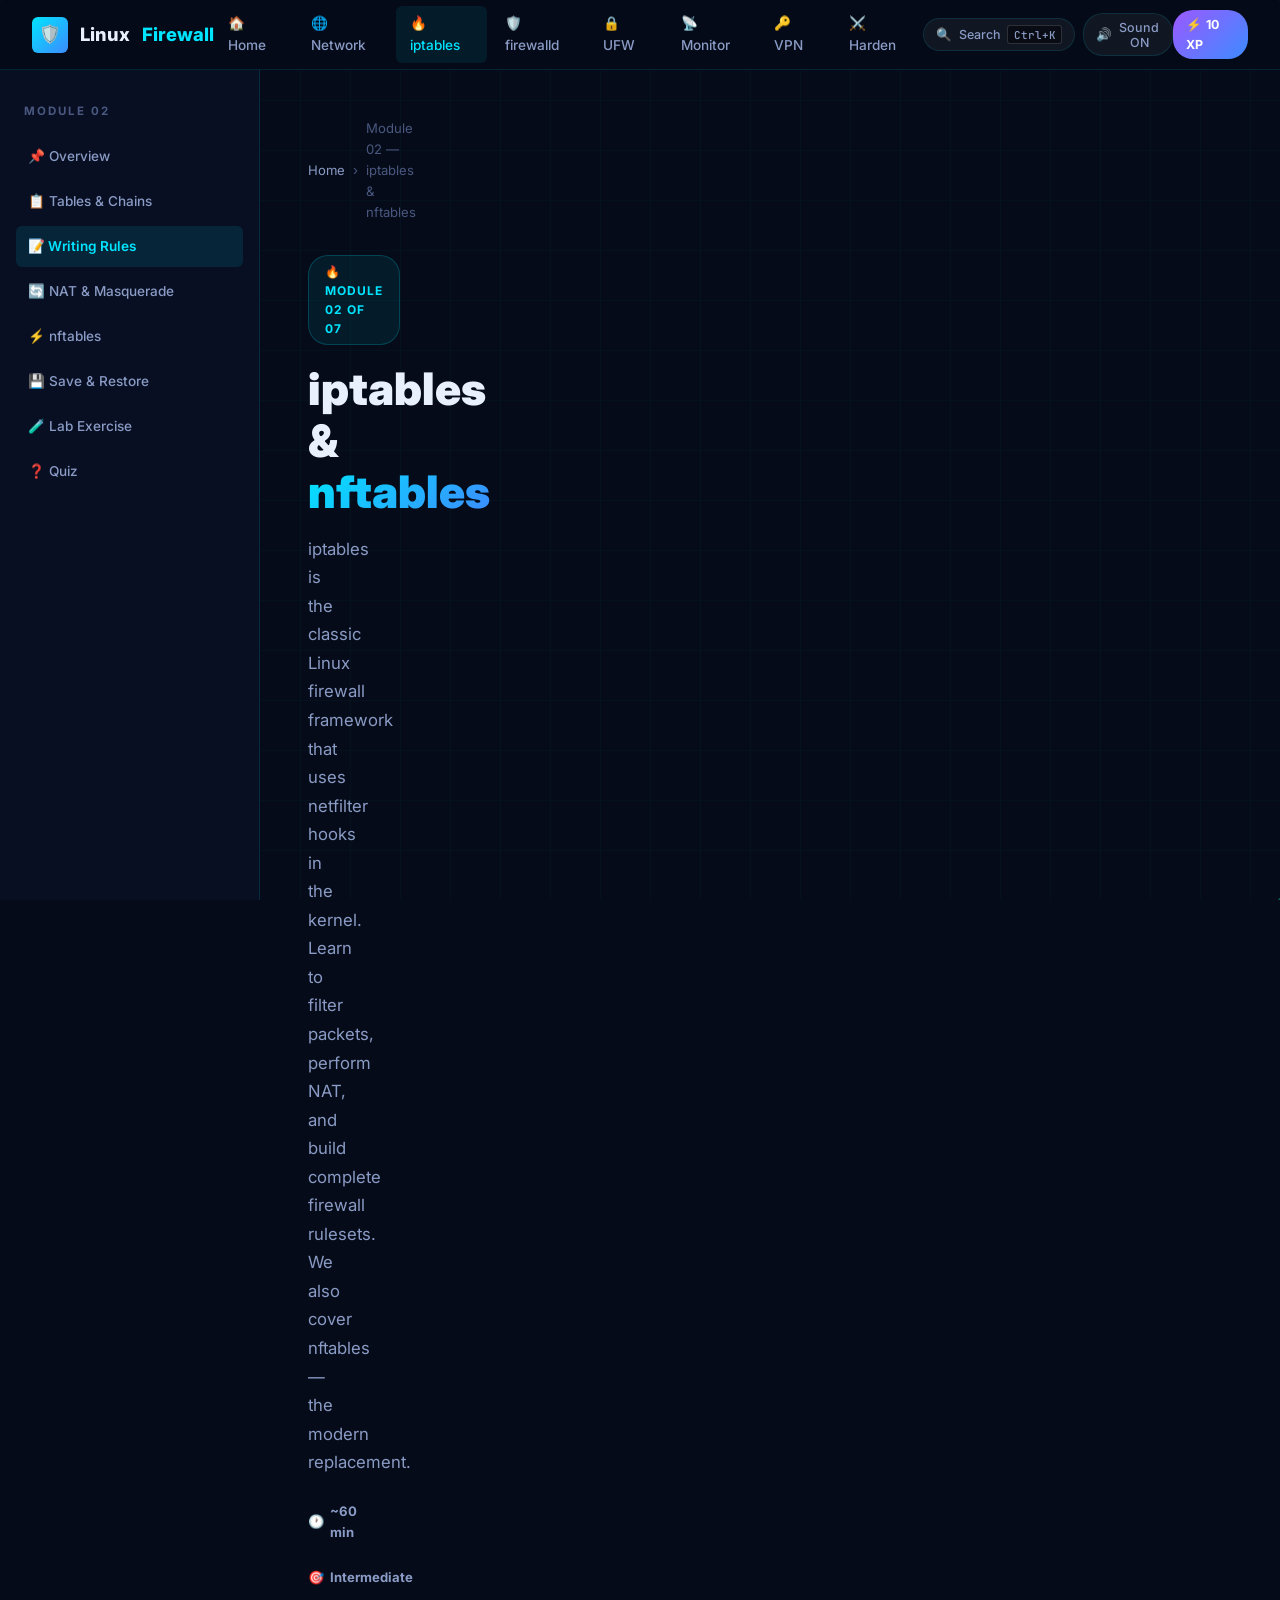
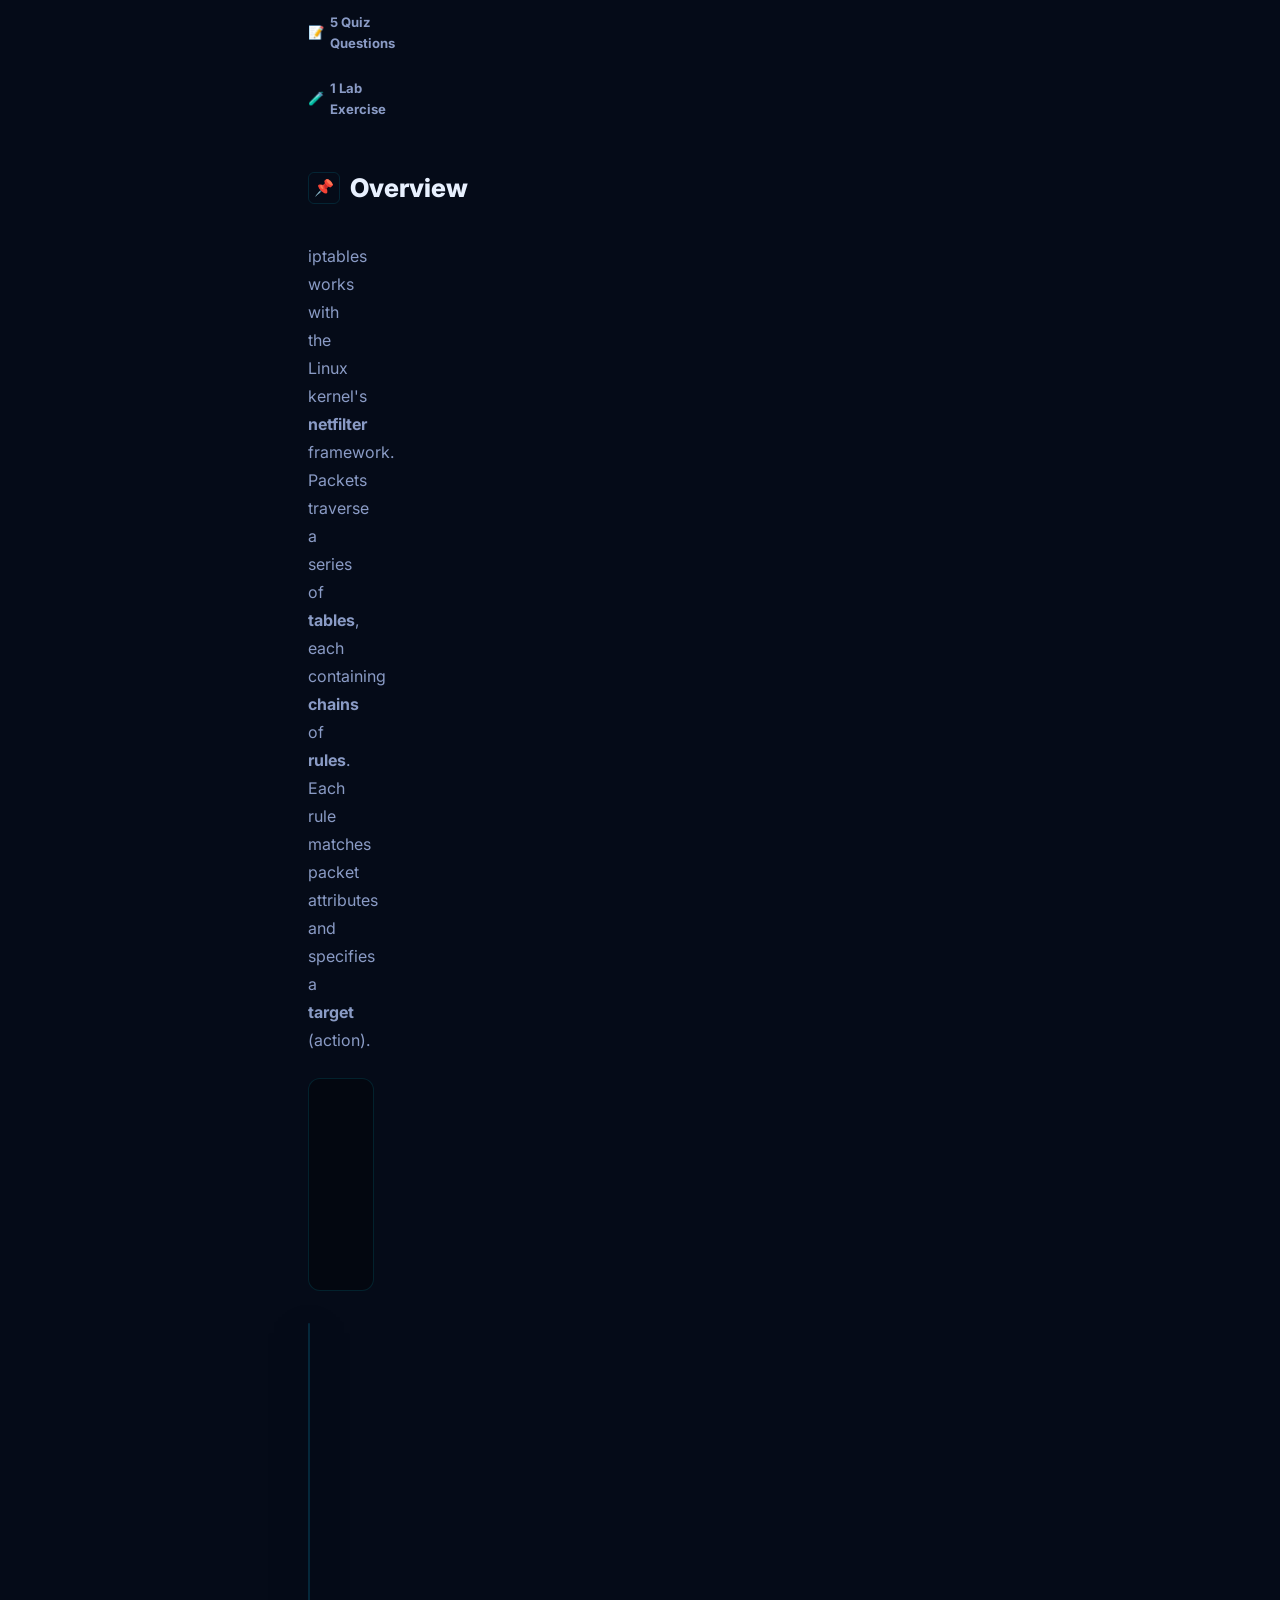
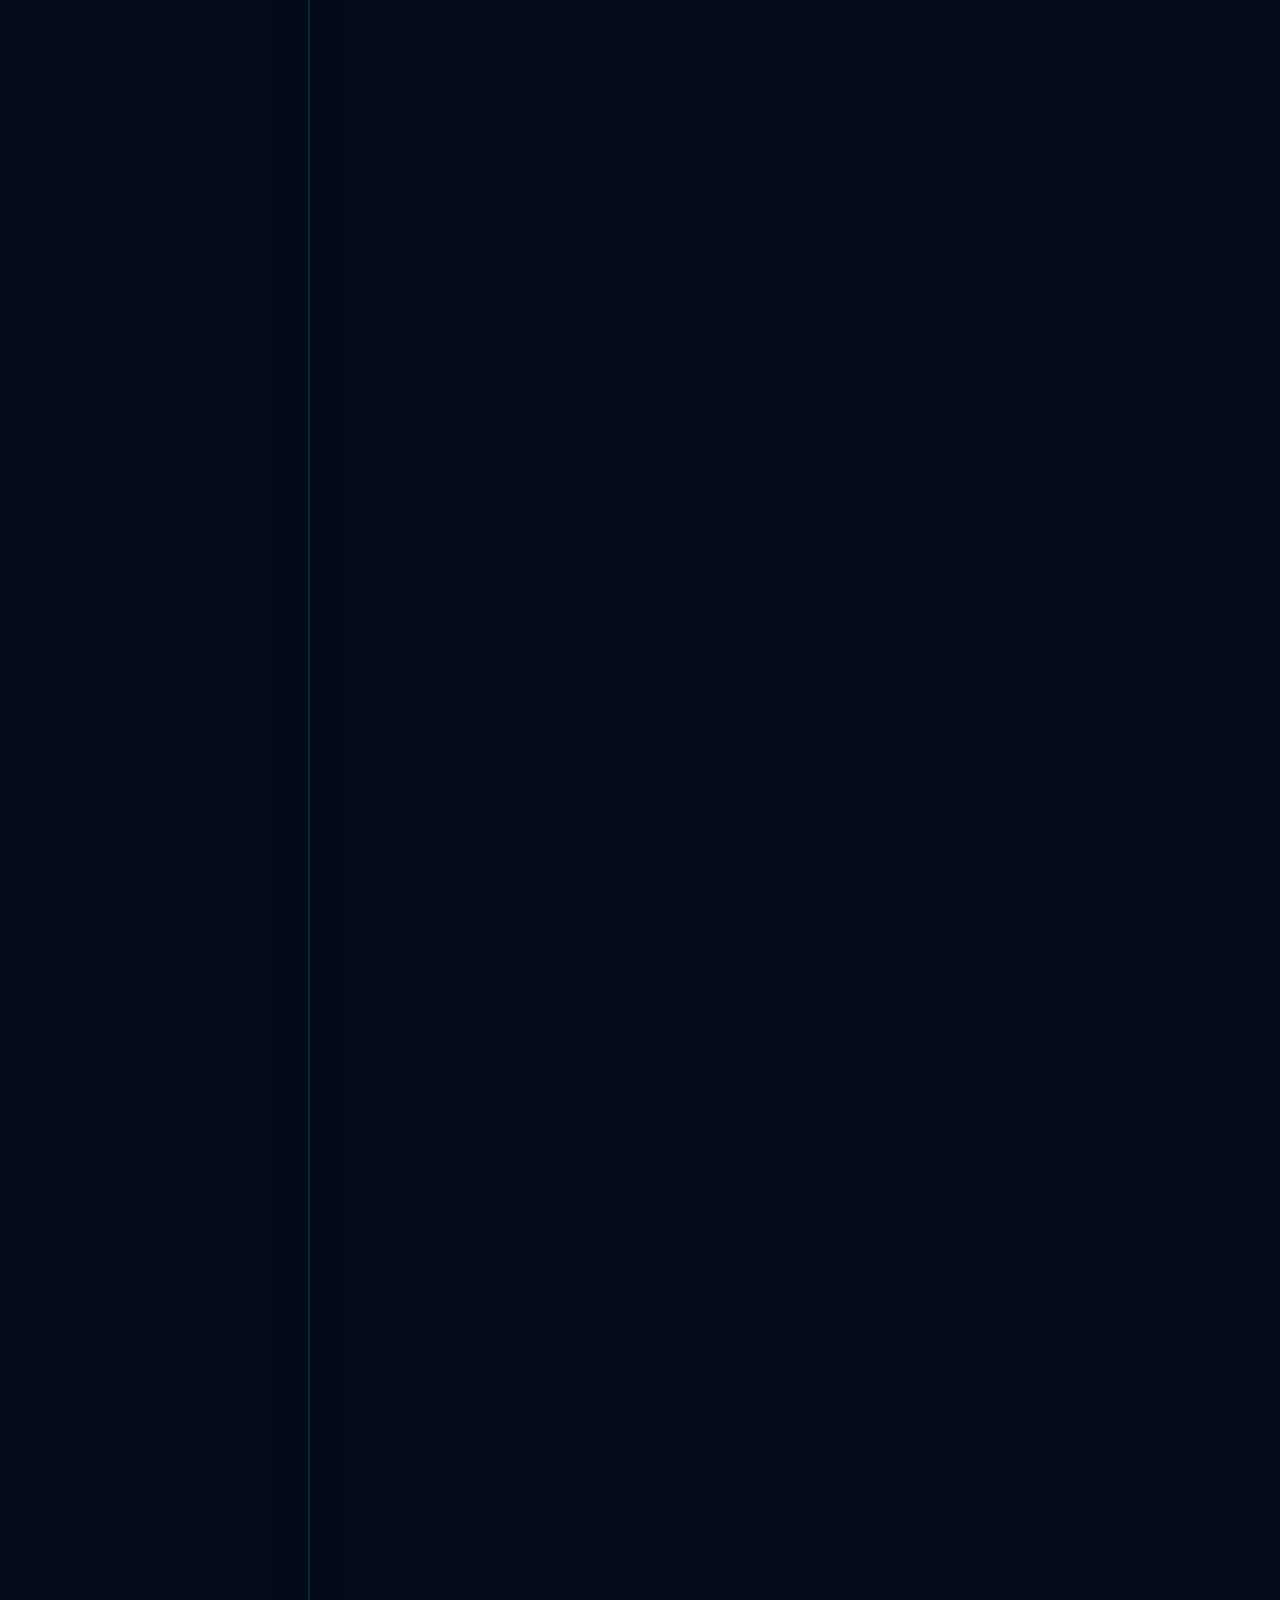
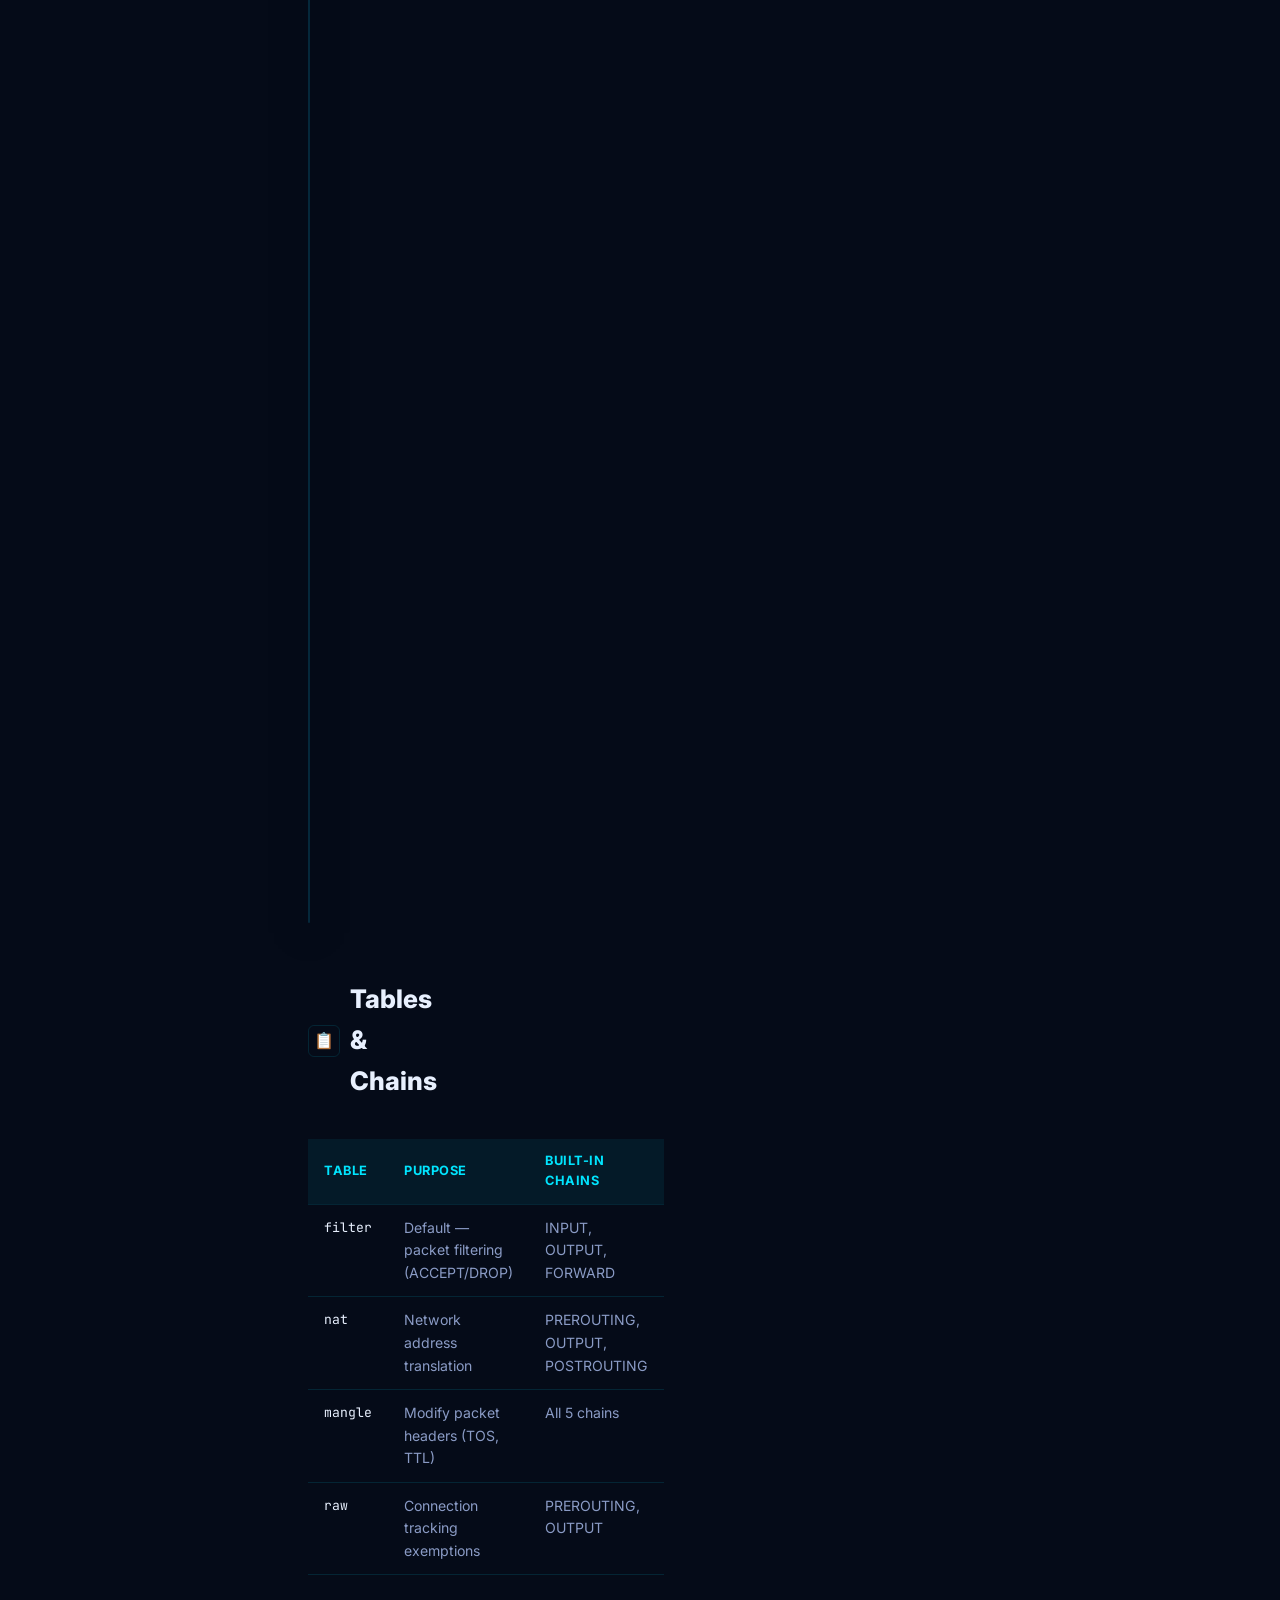
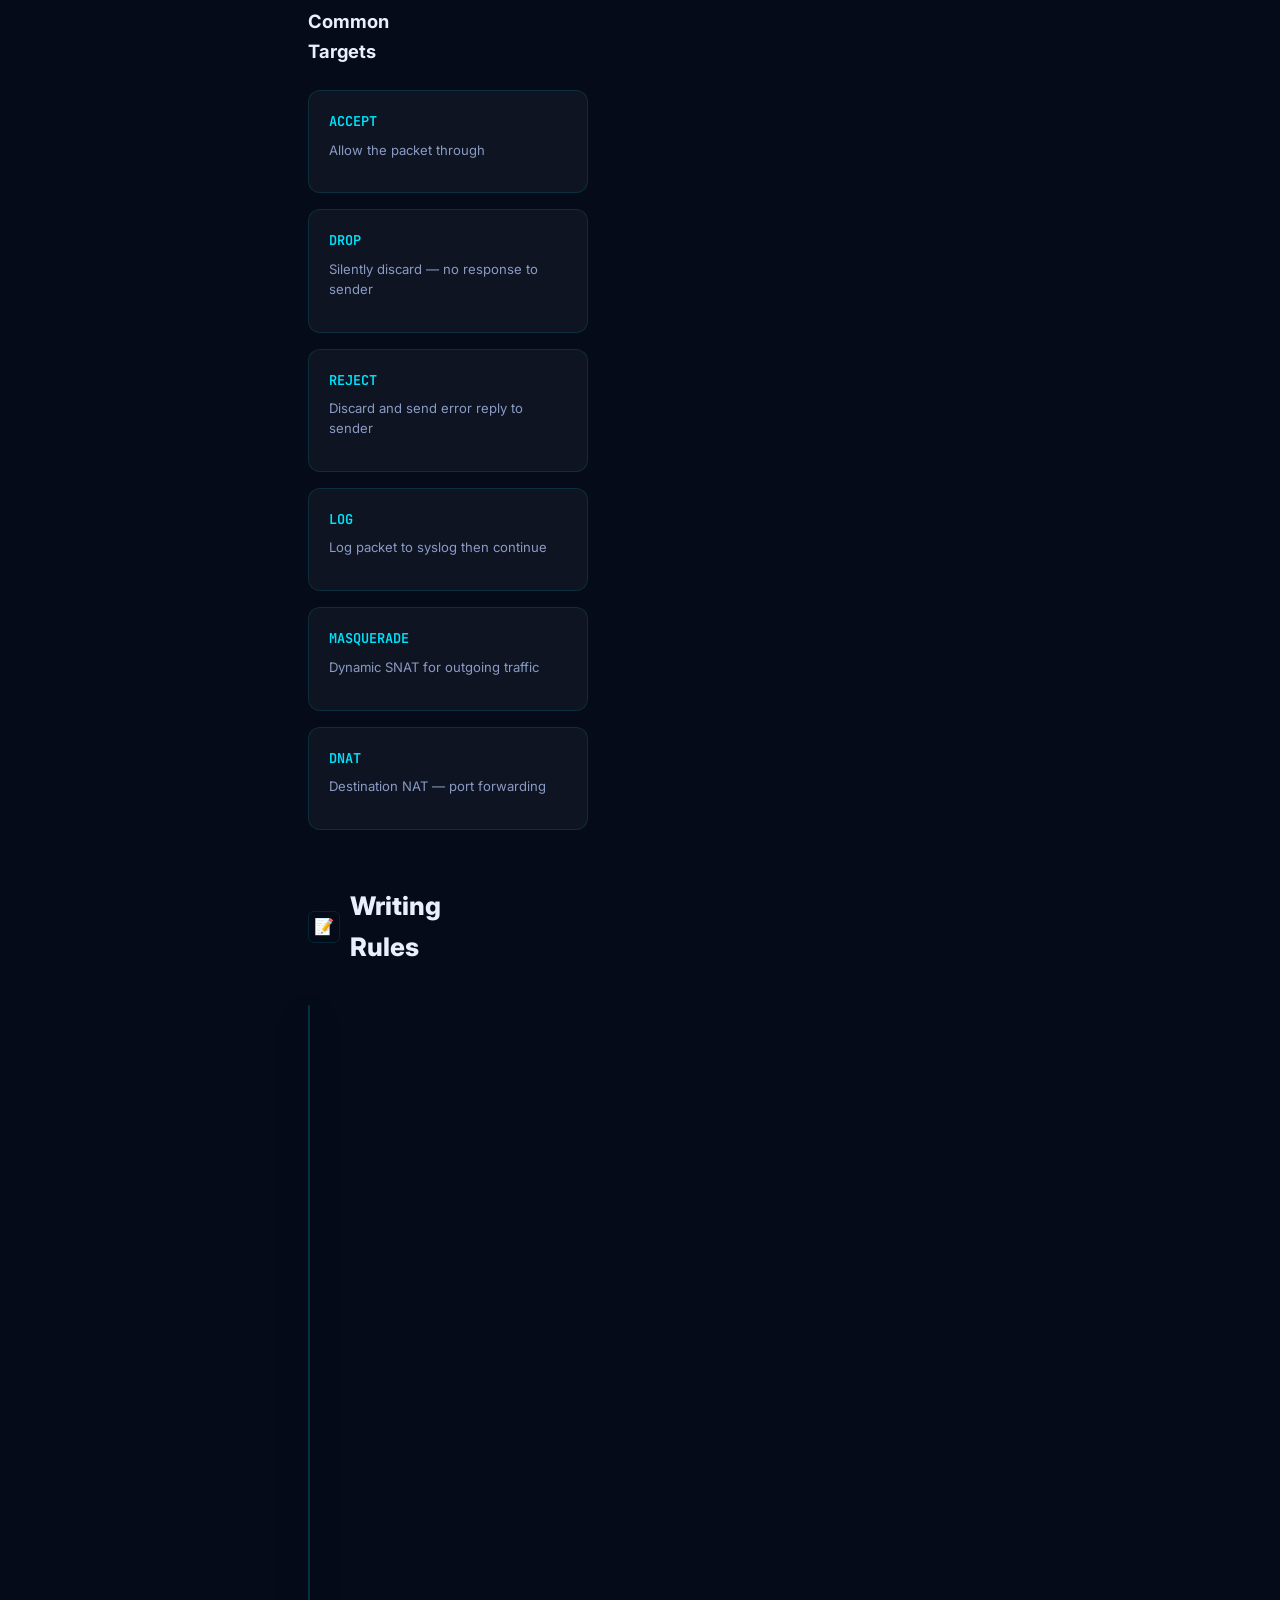
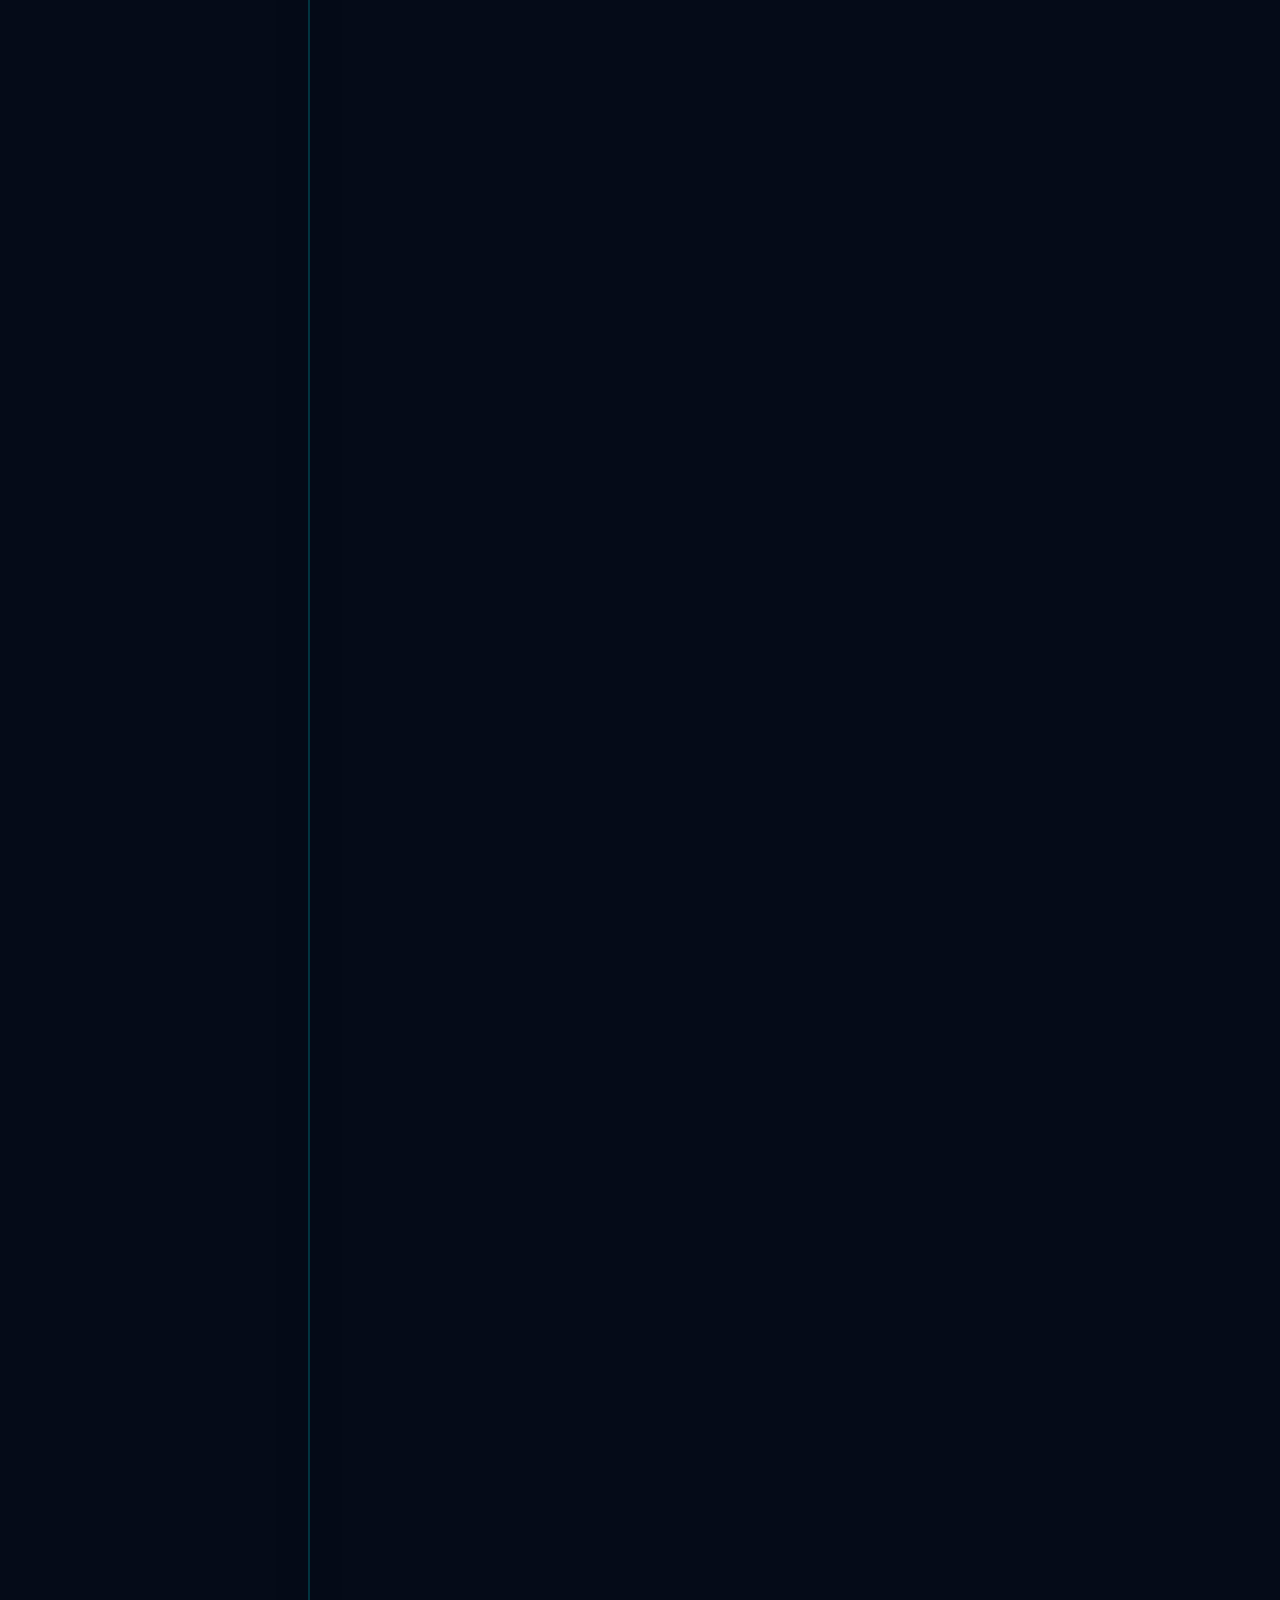
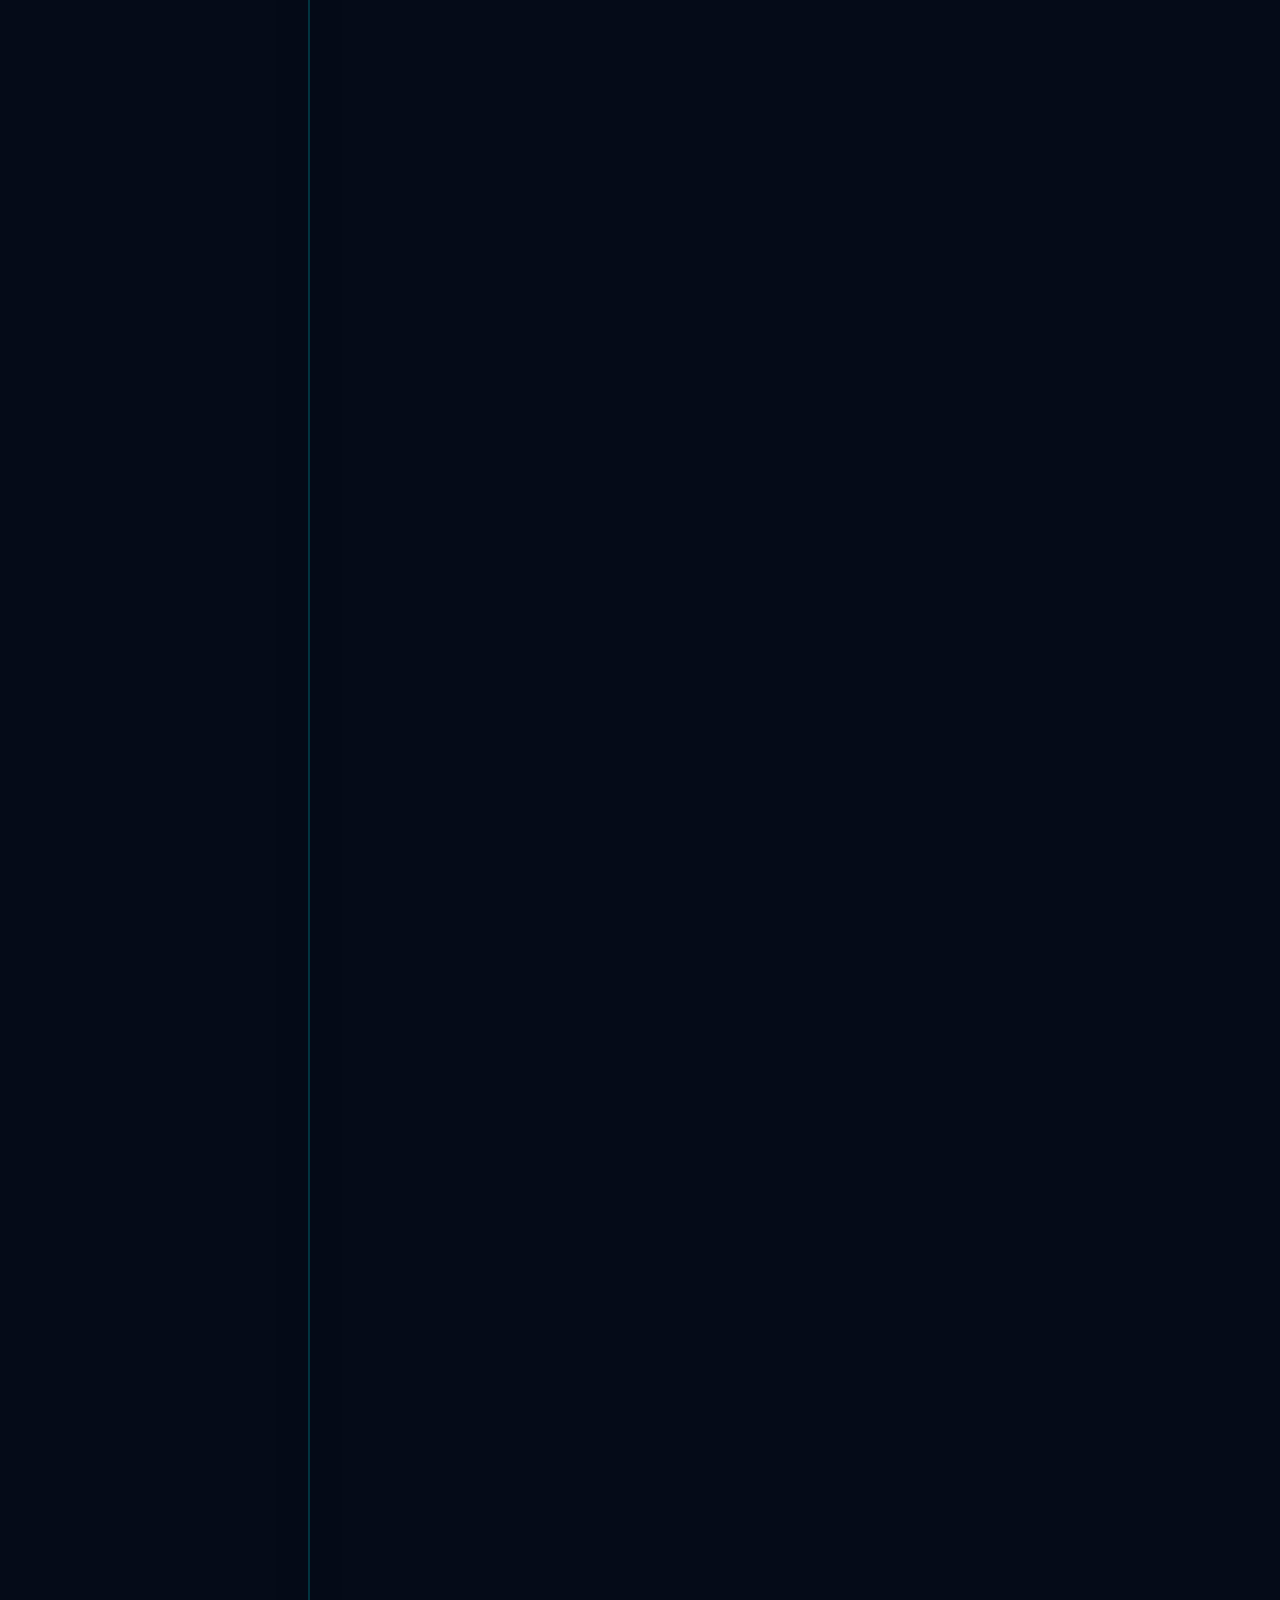
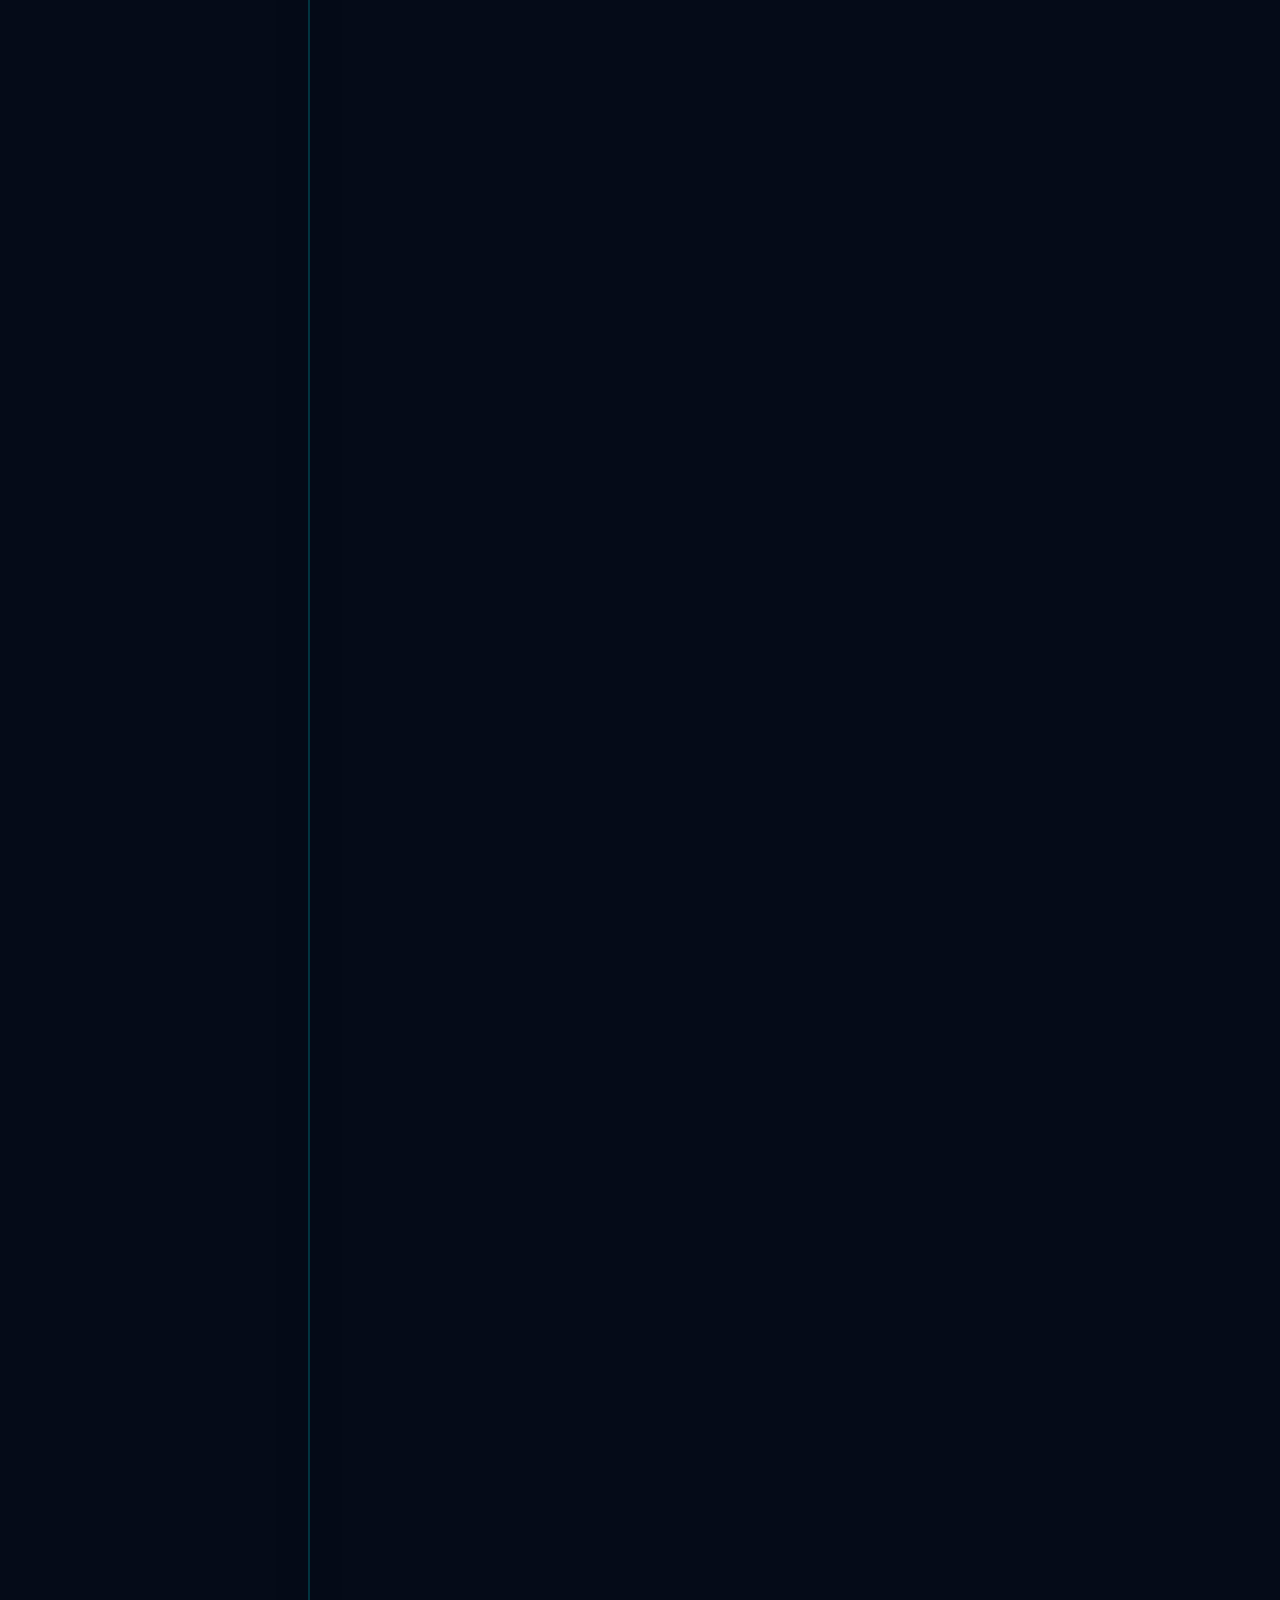
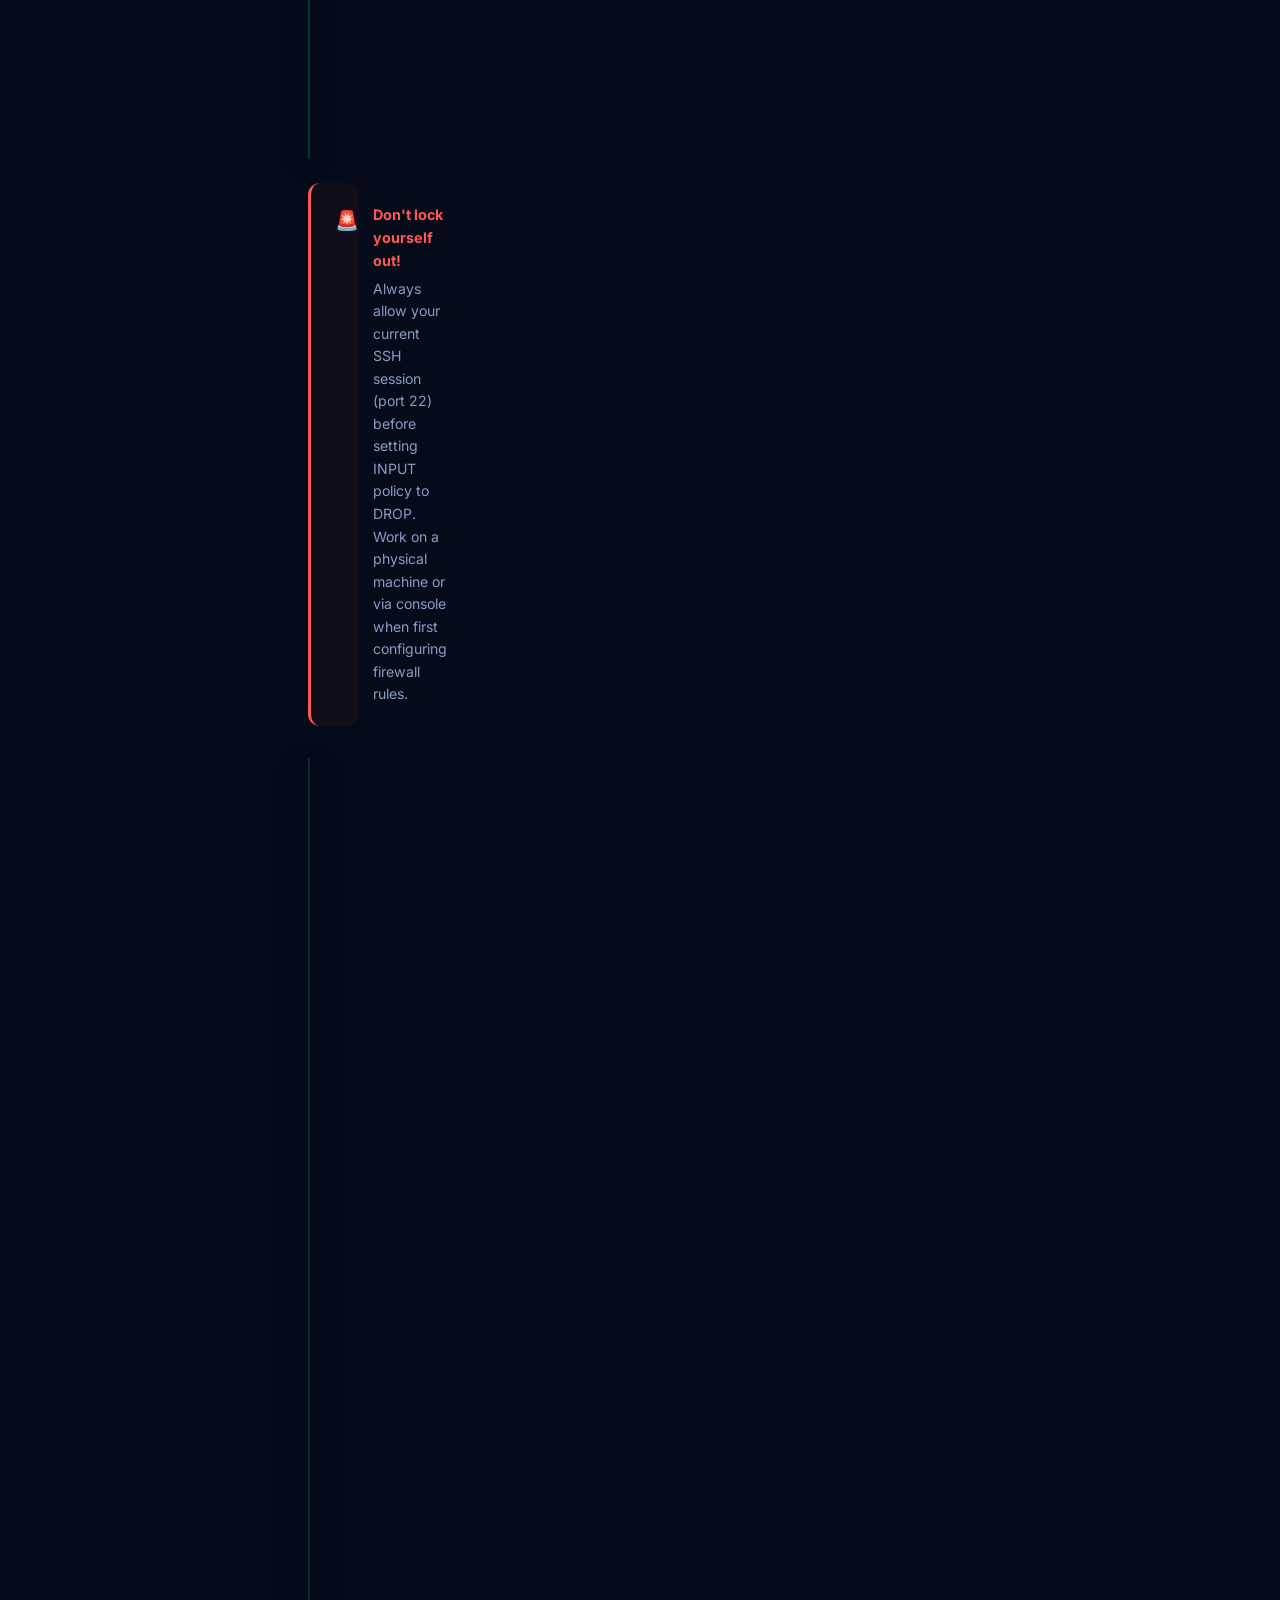
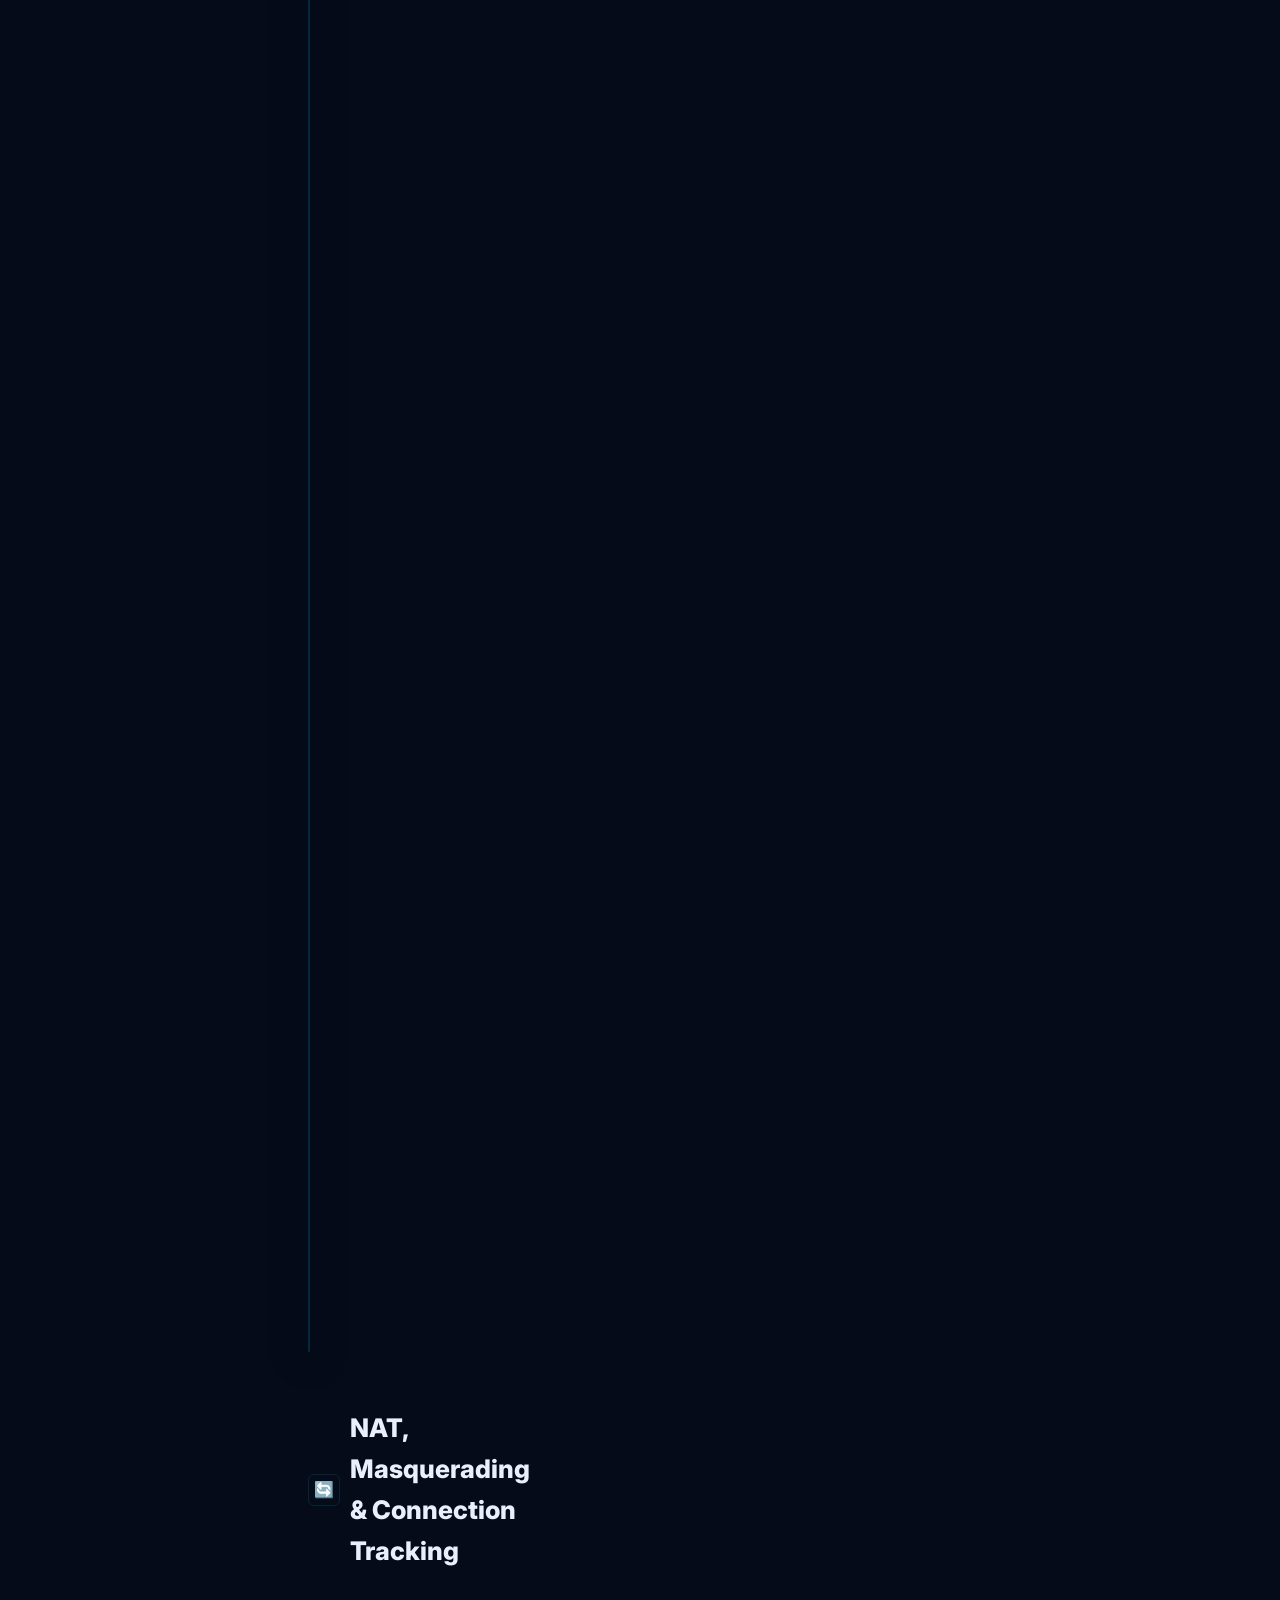
<file: pages/iptables.html>
<!DOCTYPE html>
<html lang="en">
<head>
  <meta charset="UTF-8" />
  <meta name="viewport" content="width=device-width, initial-scale=1.0" />
  <title>iptables &amp; nftables — LinuxFirewall</title>
  <meta name="description" content="Learn iptables and nftables: packet filtering, chains, rules, NAT, and firewall policies on Linux." />
  <meta name="theme-color" content="#050b18" />
  <link rel="icon" href="data:image/svg+xml,<svg xmlns=%22http://www.w3.org/2000/svg%22 viewBox=%220 0 100 100%22><text y=%22.9em%22 font-size=%2290%22>%F0%9F%9B%A1%EF%B8%8F</text></svg>" />
  <meta property="og:type" content="website" />
  <meta property="og:title" content="iptables &amp; nftables — LinuxFirewall" />
  <meta property="og:description" content="Learn iptables and nftables: packet filtering, chains, rules, NAT, and firewall policies on Linux." />
  <meta name="twitter:card" content="summary" />
  <meta name="twitter:title" content="iptables &amp; nftables — LinuxFirewall" />
  <meta name="twitter:description" content="Learn iptables and nftables: packet filtering, chains, rules, NAT, and firewall policies on Linux." />
  <link rel="preconnect" href="https://fonts.googleapis.com" />
  <link rel="preconnect" href="https://fonts.gstatic.com" crossorigin />
  <link rel="stylesheet" href="https://fonts.googleapis.com/css2?family=Inter:wght@300;400;500;600;700;800;900&family=JetBrains+Mono:wght@400;500;600&display=swap" />
  <link rel="stylesheet" href="../styles/main.css" />
</head>
<body>
<canvas id="particle-canvas"></canvas>
<div class="wrapper">

  <nav>
    <a href="../index.html" class="nav-logo"><div class="nav-logo-icon">🛡️</div>Linux<span>Firewall</span></a>
    <ul class="nav-links">
      <li><a href="../index.html">🏠 Home</a></li>
      <li><a href="network-config.html">🌐 Network</a></li>
      <li><a href="iptables.html" class="active">🔥 iptables</a></li>
      <li><a href="firewalld.html">🛡️ firewalld</a></li>
      <li><a href="ufw.html">🔒 UFW</a></li>
      <li><a href="monitoring.html">📡 Monitor</a></li>
      <li><a href="vpn.html">🔑 VPN</a></li>
      <li><a href="hardening.html">⚔️ Harden</a></li>
    </ul>
    <div class="nav-progress"><span class="xp-badge">⚡ 0 XP</span></div>
    <div class="hamburger"><span></span><span></span><span></span></div>
  </nav>

  <div class="lesson-layout">
    <aside class="lesson-sidebar">
      <div class="sidebar-title">Module 02</div>
      <ul class="sidebar-nav">
        <li><a href="#overview" class="active">📌 Overview</a></li>
        <li><a href="#tables-chains">📋 Tables & Chains</a></li>
        <li><a href="#rules">📝 Writing Rules</a></li>
        <li><a href="#nat">🔄 NAT & Masquerade</a></li>
        <li><a href="#nftables">⚡ nftables</a></li>
        <li><a href="#save-restore">💾 Save & Restore</a></li>
        <li><a href="#lab">🧪 Lab Exercise</a></li>
        <li><a href="#quiz">❓ Quiz</a></li>
      </ul>
    </aside>

    <main class="lesson-main">
      <div class="lesson-breadcrumb">
        <a href="../index.html">Home</a><span class="sep">›</span>
        <span>Module 02 — iptables & nftables</span>
      </div>

      <header class="lesson-header">
        <div class="lesson-module-badge">🔥 Module 02 of 07</div>
        <h1 class="lesson-title">iptables & <span>nftables</span></h1>
        <p class="lesson-intro">iptables is the classic Linux firewall framework that uses netfilter hooks in the kernel. Learn to filter packets, perform NAT, and build complete firewall rulesets. We also cover nftables — the modern replacement.</p>
        <div class="lesson-meta-row">
          <span class="meta-item">🕐 <strong>~60 min</strong></span>
          <span class="meta-item">🎯 <strong>Intermediate</strong></span>
          <span class="meta-item">📝 <strong>5 Quiz Questions</strong></span>
          <span class="meta-item">🧪 <strong>1 Lab Exercise</strong></span>
        </div>
      </header>

      <!-- OVERVIEW -->
      <section class="content-section" data-section="overview" id="overview">
        <h2 class="sect-title"><span class="sect-icon">📌</span> Overview</h2>
        <p class="body-text">iptables works with the Linux kernel's <strong>netfilter</strong> framework. Packets traverse a series of <strong>tables</strong>, each containing <strong>chains</strong> of <strong>rules</strong>. Each rule matches packet attributes and specifies a <strong>target</strong> (action).</p>

        <div class="diagram-wrap">
          <svg width="700" height="140" viewBox="0 0 700 140" style="max-width:100%;font-family:var(--font-mono);font-size:12px">
            <defs><marker id="arr" markerWidth="8" markerHeight="6" refX="8" refY="3" orient="auto"><polygon points="0 0, 8 3, 0 6" fill="#00e5ff"/></marker></defs>
            <!-- Nodes -->
            <rect x="10" y="55" width="100" height="36" rx="6" fill="none" stroke="#00e5ff" stroke-width="1.5"/>
            <text x="60" y="78" text-anchor="middle" fill="#00e5ff">PREROUTING</text>

            <rect x="145" y="20" width="90" height="36" rx="6" fill="none" stroke="#3d8bff" stroke-width="1.5"/>
            <text x="190" y="43" text-anchor="middle" fill="#3d8bff">ROUTING</text>

            <rect x="270" y="55" width="90" height="36" rx="6" fill="none" stroke="#9b59ff" stroke-width="1.5"/>
            <text x="315" y="78" text-anchor="middle" fill="#9b59ff">FORWARD</text>

            <rect x="145" y="85" width="90" height="36" rx="6" fill="none" stroke="#00ffa3" stroke-width="1.5"/>
            <text x="190" y="108" text-anchor="middle" fill="#00ffa3">INPUT</text>

            <rect x="395" y="55" width="100" height="36" rx="6" fill="none" stroke="#ff9f43" stroke-width="1.5"/>
            <text x="445" y="78" text-anchor="middle" fill="#ff9f43">POSTROUTING</text>

            <rect x="530" y="55" width="80" height="36" rx="6" fill="none" stroke="#00e5ff" stroke-width="1.5"/>
            <text x="570" y="78" text-anchor="middle" fill="#00e5ff">OUTPUT</text>

            <!-- Arrows -->
            <line x1="110" y1="73" x2="143" y2="38" stroke="#00e5ff" stroke-width="1.2" marker-end="url(#arr)"/>
            <line x1="110" y1="73" x2="143" y2="103" stroke="#00e5ff" stroke-width="1.2" marker-end="url(#arr)"/>
            <line x1="235" y1="38" x2="268" y2="65" stroke="#3d8bff" stroke-width="1.2" marker-end="url(#arr)"/>
            <line x1="360" y1="73" x2="393" y2="73" stroke="#9b59ff" stroke-width="1.2" marker-end="url(#arr)"/>
            <line x1="495" y1="73" x2="528" y2="73" stroke="#ff9f43" stroke-width="1.2" marker-end="url(#arr)"/>
            <!-- Labels -->
            <text x="350" y="130" text-anchor="middle" fill="#4a5880" font-size="11">Netfilter packet flow</text>
          </svg>
        </div>

        <!-- NETFILTER PACKET TRAVERSAL SIMULATOR -->
        <div class="widget-studio">
          <div class="widget-studio-header">
            <div class="widget-studio-title">
              <span>⚡ Interactive Kernel Netfilter Packet Traversal Simulator</span>
              <span class="live-badge"><span class="live-dot"></span> KERNEL HOOKS</span>
            </div>
            <span class="chip">Prerouting · Input · Forward · Output · Postrouting</span>
          </div>
          <div class="widget-studio-body">
            <p style="color:var(--text-secondary);font-size:0.88rem;margin-bottom:1rem;">Select a simulated packet type to watch the exact traversal sequence through Linux netfilter hook points and inspect the firewall rule evaluation in real time.</p>

            <div style="display:flex;gap:0.75rem;flex-wrap:wrap;align-items:center;margin-bottom:1.25rem;">
              <label class="studio-label" for="nf-packet-select" style="margin-bottom:0;">Simulated Packet:</label>
              <select id="nf-packet-select" class="studio-select" style="max-width:340px;">
                <option value="http">🌐 Inbound HTTP (Port 80 to Web Server)</option>
                <option value="ssh">🔑 Established SSH Session (Port 22 Conntrack)</option>
                <option value="blocked">🚫 Insecure Telnet Probe (Port 23 from Untrusted IP)</option>
                <option value="forward">🔄 NAT Router Egress (Client 10.0.0.2 to Internet)</option>
              </select>
              <button class="btn btn-primary" id="nf-send-btn" style="padding:0.6rem 1.25rem;">🚀 Transmit Test Packet</button>
            </div>

            <!-- Hook Flow Nodes -->
            <div style="display:grid;grid-template-columns:repeat(auto-fit,minmax(130px,1fr));gap:0.75rem;margin:1.5rem 0;">
              <div class="nf-node" id="nf-ingress" style="padding:0.75rem;text-align:center;background:rgba(2,6,16,0.8);border:1px solid var(--border);border-radius:6px;">
                <div style="font-size:0.72rem;color:var(--text-muted);">STEP 1</div>
                <strong style="color:var(--cyan);font-size:0.85rem;">NIC Ingress</strong>
              </div>
              <div class="nf-node" id="nf-preroute" style="padding:0.75rem;text-align:center;background:rgba(2,6,16,0.8);border:1px solid var(--border);border-radius:6px;">
                <div style="font-size:0.72rem;color:var(--text-muted);">STEP 2</div>
                <strong style="color:var(--cyan);font-size:0.85rem;">PREROUTING</strong>
              </div>
              <div class="nf-node" id="nf-routing" style="padding:0.75rem;text-align:center;background:rgba(2,6,16,0.8);border:1px solid var(--border);border-radius:6px;">
                <div style="font-size:0.72rem;color:var(--text-muted);">STEP 3</div>
                <strong style="color:var(--yellow);font-size:0.85rem;">Route Decision</strong>
              </div>
              <div class="nf-node" id="nf-input" style="padding:0.75rem;text-align:center;background:rgba(2,6,16,0.8);border:1px solid var(--border);border-radius:6px;">
                <div style="font-size:0.72rem;color:var(--text-muted);">STEP 4A</div>
                <strong style="color:var(--green);font-size:0.85rem;">INPUT Chain</strong>
              </div>
              <div class="nf-node" id="nf-forward" style="padding:0.75rem;text-align:center;background:rgba(2,6,16,0.8);border:1px solid var(--border);border-radius:6px;">
                <div style="font-size:0.72rem;color:var(--text-muted);">STEP 4B</div>
                <strong style="color:var(--purple);font-size:0.85rem;">FORWARD</strong>
              </div>
              <div class="nf-node" id="nf-postroute" style="padding:0.75rem;text-align:center;background:rgba(2,6,16,0.8);border:1px solid var(--border);border-radius:6px;">
                <div style="font-size:0.72rem;color:var(--text-muted);">STEP 5</div>
                <strong style="color:var(--cyan);font-size:0.85rem;">POSTROUTING</strong>
              </div>
              <div class="nf-node" id="nf-socket" style="padding:0.75rem;text-align:center;background:rgba(2,6,16,0.8);border:1px solid var(--border);border-radius:6px;">
                <div style="font-size:0.72rem;color:var(--text-muted);">TARGET</div>
                <strong style="color:var(--green);font-size:0.85rem;">Local Socket</strong>
              </div>
            </div>

            <!-- Verdict Display -->
            <div style="padding:1rem;background:rgba(0,0,0,0.4);border-radius:6px;border-left:3px solid var(--cyan);">
              <div style="display:flex;align-items:center;justify-content:space-between;flex-wrap:wrap;gap:0.5rem;">
                <div style="font-weight:bold;color:var(--text-primary);">Kernel Verdict: <span id="nf-verdict-result"><span class="chip" style="color:var(--green)">ACCEPTED</span></span></div>
                <code id="nf-rule-result" style="color:var(--cyan);font-size:0.8rem;">iptables -A INPUT -p tcp --dport 80 -j ACCEPT</code>
              </div>
              <div id="nf-exp-result" style="font-size:0.82rem;color:var(--text-secondary);margin-top:0.4rem;">
                Packet enters ens3 -> PREROUTING table -> Routing evaluates destination as 192.168.1.150 (Local Host) -> Sent to INPUT chain -> Matches rule accepting TCP dport 80 -> Delivered to local Nginx socket.
              </div>
            </div>
          </div>
        </div>
      </section>

      <!-- TABLES & CHAINS -->
      <section class="content-section" data-section="tables-chains" id="tables-chains">
        <h2 class="sect-title"><span class="sect-icon">📋</span> Tables & Chains</h2>
        <table class="data-table">
          <thead><tr><th>Table</th><th>Purpose</th><th>Built-in Chains</th></tr></thead>
          <tbody>
            <tr><td>filter</td><td>Default — packet filtering (ACCEPT/DROP)</td><td>INPUT, OUTPUT, FORWARD</td></tr>
            <tr><td>nat</td><td>Network address translation</td><td>PREROUTING, OUTPUT, POSTROUTING</td></tr>
            <tr><td>mangle</td><td>Modify packet headers (TOS, TTL)</td><td>All 5 chains</td></tr>
            <tr><td>raw</td><td>Connection tracking exemptions</td><td>PREROUTING, OUTPUT</td></tr>
          </tbody>
        </table>

        <h3 class="sub-title">Common Targets</h3>
        <div class="cmd-grid">
          <div class="cmd-card"><div class="cmd-card-title">ACCEPT</div><div class="cmd-card-desc">Allow the packet through</div></div>
          <div class="cmd-card"><div class="cmd-card-title">DROP</div><div class="cmd-card-desc">Silently discard — no response to sender</div></div>
          <div class="cmd-card"><div class="cmd-card-title">REJECT</div><div class="cmd-card-desc">Discard and send error reply to sender</div></div>
          <div class="cmd-card"><div class="cmd-card-title">LOG</div><div class="cmd-card-desc">Log packet to syslog then continue</div></div>
          <div class="cmd-card"><div class="cmd-card-title">MASQUERADE</div><div class="cmd-card-desc">Dynamic SNAT for outgoing traffic</div></div>
          <div class="cmd-card"><div class="cmd-card-title">DNAT</div><div class="cmd-card-desc">Destination NAT — port forwarding</div></div>
        </div>
      </section>

      <!-- RULES -->
      <section class="content-section" data-section="rules" id="rules">
        <h2 class="sect-title"><span class="sect-icon">📝</span> Writing Rules</h2>

        <div class="terminal">
          <div class="terminal-bar">
            <div class="terminal-dots"><span class="dot-r"></span><span class="dot-y"></span><span class="dot-g"></span></div>
            <span class="terminal-label">bash — iptables rule examples</span>
            <button class="terminal-copy">copy</button>
          </div>
          <div class="terminal-body">
<span class="comment"># View all rules</span>
<span class="prompt">$ </span><span class="cmd">sudo iptables</span> <span class="flag">-L -v -n</span> --line-numbers
<br>
<span class="comment"># Set default policies (deny all, allow out)</span>
<span class="prompt">$ </span><span class="cmd">sudo iptables</span> <span class="flag">-P</span> INPUT DROP
<span class="prompt">$ </span><span class="cmd">sudo iptables</span> <span class="flag">-P</span> FORWARD DROP
<span class="prompt">$ </span><span class="cmd">sudo iptables</span> <span class="flag">-P</span> OUTPUT ACCEPT
<br>
<span class="comment"># Allow established/related connections</span>
<span class="prompt">$ </span><span class="cmd">sudo iptables</span> <span class="flag">-A</span> INPUT -m conntrack \
    --ctstate ESTABLISHED,RELATED <span class="flag">-j</span> ACCEPT
<br>
<span class="comment"># Allow loopback</span>
<span class="prompt">$ </span><span class="cmd">sudo iptables</span> <span class="flag">-A</span> INPUT <span class="flag">-i</span> lo <span class="flag">-j</span> ACCEPT
<br>
<span class="comment"># Allow SSH (port 22)</span>
<span class="prompt">$ </span><span class="cmd">sudo iptables</span> <span class="flag">-A</span> INPUT <span class="flag">-p</span> tcp <span class="flag">--dport</span> 22 <span class="flag">-j</span> ACCEPT
<br>
<span class="comment"># Allow HTTP and HTTPS</span>
<span class="prompt">$ </span><span class="cmd">sudo iptables</span> <span class="flag">-A</span> INPUT <span class="flag">-p</span> tcp <span class="flag">-m multiport --dports</span> 80,443 <span class="flag">-j</span> ACCEPT
<br>
<span class="comment"># Allow ICMP (ping)</span>
<span class="prompt">$ </span><span class="cmd">sudo iptables</span> <span class="flag">-A</span> INPUT <span class="flag">-p</span> icmp <span class="flag">-j</span> ACCEPT
<br>
<span class="comment"># Block specific IP</span>
<span class="prompt">$ </span><span class="cmd">sudo iptables</span> <span class="flag">-A</span> INPUT <span class="flag">-s</span> 203.0.113.5 <span class="flag">-j</span> DROP
<br>
<span class="comment"># Rate-limit SSH (anti-brute-force)</span>
<span class="prompt">$ </span><span class="cmd">sudo iptables</span> <span class="flag">-A</span> INPUT <span class="flag">-p</span> tcp <span class="flag">--dport</span> 22 \
    -m limit <span class="flag">--limit</span> 3/min <span class="flag">-j</span> ACCEPT
<br>
<span class="comment"># Delete rule by line number</span>
<span class="prompt">$ </span><span class="cmd">sudo iptables</span> <span class="flag">-D</span> INPUT 5
<br>
<span class="comment"># Flush all rules in filter table</span>
<span class="prompt">$ </span><span class="cmd">sudo iptables</span> <span class="flag">-F</span>
          </div>
        </div>

        <div class="info-box danger">
          <div class="info-box-icon">🚨</div>
          <div class="info-box-body">
            <div class="info-box-title">Don't lock yourself out!</div>
            <div class="info-box-text">Always allow your current SSH session (port 22) before setting INPUT policy to DROP. Work on a physical machine or via console when first configuring firewall rules.</div>
          </div>
        </div>

        <!-- DUAL IPTABLES & NFTABLES RULE CONVERTER STUDIO -->
        <div class="widget-studio">
          <div class="widget-studio-header">
            <div class="widget-studio-title">
              <span>🔄 Dual Firewall Rule Studio: iptables ⟷ nftables</span>
              <span class="live-badge"><span class="live-dot"></span> REALTIME TRANSLATOR</span>
            </div>
            <span class="chip">Modern Migration Tool</span>
          </div>
          <div class="widget-studio-body">
            <p style="color:var(--text-secondary);font-size:0.88rem;margin-bottom:1.25rem;">Modern Linux distributions are phasing out legacy iptables in favor of nftables. Design your packet filtering rule below and see both syntaxes generated live.</p>

            <div style="display:grid;grid-template-columns:repeat(auto-fit,minmax(160px,1fr));gap:0.75rem;margin-bottom:1.25rem;">
              <div>
                <label class="studio-label" for="ipst-chain">Netfilter Chain</label>
                <select id="ipst-chain" class="studio-select">
                  <option value="INPUT">INPUT (Local Inbound)</option>
                  <option value="OUTPUT">OUTPUT (Local Outbound)</option>
                  <option value="FORWARD">FORWARD (Routing Through)</option>
                </select>
              </div>
              <div>
                <label class="studio-label" for="ipst-proto">Protocol</label>
                <select id="ipst-proto" class="studio-select">
                  <option value="tcp">TCP (Reliable Stream)</option>
                  <option value="udp">UDP (Datagram)</option>
                  <option value="icmp">ICMP (Ping / Diagnostics)</option>
                </select>
              </div>
              <div>
                <label class="studio-label" for="ipst-port">Port Number</label>
                <input type="text" id="ipst-port" class="studio-input" value="22" placeholder="e.g. 22, 80, 443" />
              </div>
              <div>
                <label class="studio-label" for="ipst-src">Source Subnet</label>
                <input type="text" id="ipst-src" class="studio-input" value="192.168.1.0/24" placeholder="e.g. 192.168.1.0/24 or any" />
              </div>
              <div>
                <label class="studio-label" for="ipst-action">Action Target</label>
                <select id="ipst-action" class="studio-select">
                  <option value="ACCEPT">ACCEPT (Allow)</option>
                  <option value="DROP">DROP (Silent Discard)</option>
                  <option value="REJECT">REJECT (Send Error)</option>
                </select>
              </div>
            </div>

            <div class="widget-studio-split">
              <div>
                <div style="font-size:0.8rem;font-weight:700;color:var(--cyan);margin-bottom:0.4rem;">🔥 Classic iptables Command</div>
                <div class="studio-code-box" id="ipst-out-iptables"></div>
              </div>
              <div>
                <div style="font-size:0.8rem;font-weight:700;color:var(--green);margin-bottom:0.4rem;">⚡ Modern nftables Rule</div>
                <div class="studio-code-box" id="ipst-out-nft"></div>
              </div>
            </div>
          </div>
        </div>
      </section>

      <!-- NAT -->
      <section class="content-section" data-section="nat" id="nat">
        <h2 class="sect-title"><span class="sect-icon">🔄</span> NAT, Masquerading & Connection Tracking</h2>
        <p class="body-text">NAT allows a Linux machine to act as a router/gateway, sharing internet access or forwarding ports. The kernel's <strong>conntrack</strong> subsystem tracks stateful bi-directional streams.</p>

        <div class="terminal">
          <div class="terminal-bar">
            <div class="terminal-dots"><span class="dot-r"></span><span class="dot-y"></span><span class="dot-g"></span></div>
            <span class="terminal-label">bash — NAT & port forwarding</span>
            <button class="terminal-copy">copy</button>
          </div>
          <div class="terminal-body">
<span class="comment"># Enable IP forwarding first</span>
<span class="prompt">$ </span><span class="cmd">sudo sysctl</span> -w net.ipv4.ip_forward=1
<br>
<span class="comment"># MASQUERADE: share internet (ens3 = WAN interface)</span>
<span class="prompt">$ </span><span class="cmd">sudo iptables</span> <span class="flag">-t</span> nat <span class="flag">-A</span> POSTROUTING \
    <span class="flag">-o</span> ens3 <span class="flag">-j</span> MASQUERADE
<span class="prompt">$ </span><span class="cmd">sudo iptables</span> <span class="flag">-A</span> FORWARD <span class="flag">-i</span> eth1 <span class="flag">-o</span> ens3 <span class="flag">-j</span> ACCEPT
<span class="prompt">$ </span><span class="cmd">sudo iptables</span> <span class="flag">-A</span> FORWARD -m conntrack \
    --ctstate RELATED,ESTABLISHED <span class="flag">-j</span> ACCEPT
<br>
<span class="comment"># DNAT: port forward 80 → internal server 10.0.0.10:8080</span>
<span class="prompt">$ </span><span class="cmd">sudo iptables</span> <span class="flag">-t</span> nat <span class="flag">-A</span> PREROUTING \
    <span class="flag">-p</span> tcp <span class="flag">--dport</span> 80 \
    <span class="flag">-j</span> DNAT <span class="flag">--to-destination</span> 10.0.0.10:8080
          </div>
        </div>

        <!-- REALTIME CONNTRACK INSPECTOR -->
        <div class="widget-studio">
          <div class="widget-studio-header">
            <div class="widget-studio-title">
              <span>📡 Live Kernel Conntrack Table Inspector</span>
              <span class="live-badge"><span class="live-dot"></span> /proc/net/nf_conntrack</span>
            </div>
            <span class="chip">Stateful Packet Inspection</span>
          </div>
          <div class="widget-studio-body">
            <p style="color:var(--text-secondary);font-size:0.88rem;margin-bottom:1rem;">Real-time view of active TCP and UDP streams registered in the Linux Netfilter connection tracking table with live countdown timers.</p>

            <div style="overflow-x:auto;">
              <table class="data-table realtime-table">
                <thead>
                  <tr>
                    <th>Proto</th>
                    <th>Source IP:Port</th>
                    <th>Destination IP:Port</th>
                    <th>Conntrack State</th>
                    <th>TCP Timeout</th>
                  </tr>
                </thead>
                <tbody id="conntrack-sim-body">
                  <!-- Filled and updated dynamically by IptablesStudio -->
                </tbody>
              </table>
            </div>
          </div>
        </div>
      </section>

      <!-- NFTABLES -->
      <section class="content-section" data-section="nftables" id="nftables">
        <h2 class="sect-title"><span class="sect-icon">⚡</span> nftables</h2>
        <p class="body-text">nftables is the modern successor to iptables, with a unified syntax for all address families and better performance.</p>

        <div class="terminal">
          <div class="terminal-bar">
            <div class="terminal-dots"><span class="dot-r"></span><span class="dot-y"></span><span class="dot-g"></span></div>
            <span class="terminal-label">bash — nftables basics</span>
            <button class="terminal-copy">copy</button>
          </div>
          <div class="terminal-body">
<span class="comment"># List all tables and rules</span>
<span class="prompt">$ </span><span class="cmd">sudo nft</span> list ruleset
<br>
<span class="comment"># Create a simple firewall ruleset</span>
<span class="prompt">$ </span><span class="cmd">sudo nft</span> add table inet filter
<span class="prompt">$ </span><span class="cmd">sudo nft</span> add chain inet filter input \
    '{ type filter hook input priority 0; policy drop; }'
<span class="prompt">$ </span><span class="cmd">sudo nft</span> add rule inet filter input \
    ct state established,related accept
<span class="prompt">$ </span><span class="cmd">sudo nft</span> add rule inet filter input \
    iif lo accept
<span class="prompt">$ </span><span class="cmd">sudo nft</span> add rule inet filter input \
    tcp dport 22 accept
<span class="prompt">$ </span><span class="cmd">sudo nft</span> add rule inet filter input \
    tcp dport {80, 443} accept
<br>
<span class="comment"># Save ruleset to file</span>
<span class="prompt">$ </span><span class="cmd">sudo nft</span> list ruleset > /etc/nftables.conf
          </div>
        </div>
      </section>

      <!-- SAVE/RESTORE -->
      <section class="content-section" data-section="save-restore" id="save-restore">
        <h2 class="sect-title"><span class="sect-icon">💾</span> Save & Restore Rules</h2>

        <div class="terminal">
          <div class="terminal-bar">
            <div class="terminal-dots"><span class="dot-r"></span><span class="dot-y"></span><span class="dot-g"></span></div>
            <span class="terminal-label">bash — persistence</span>
            <button class="terminal-copy">copy</button>
          </div>
          <div class="terminal-body">
<span class="comment"># Save current iptables rules</span>
<span class="prompt">$ </span><span class="cmd">sudo iptables-save</span> > /etc/iptables/rules.v4
<span class="prompt">$ </span><span class="cmd">sudo ip6tables-save</span> > /etc/iptables/rules.v6
<br>
<span class="comment"># Restore rules</span>
<span class="prompt">$ </span><span class="cmd">sudo iptables-restore</span> &lt; /etc/iptables/rules.v4
<br>
<span class="comment"># Install iptables-persistent (Debian/Ubuntu)</span>
<span class="prompt">$ </span><span class="cmd">sudo apt install</span> iptables-persistent
<span class="prompt">$ </span><span class="cmd">sudo netfilter-persistent</span> save
<span class="prompt">$ </span><span class="cmd">sudo netfilter-persistent</span> reload
<br>
<span class="comment"># On RHEL/CentOS with iptables-services</span>
<span class="prompt">$ </span><span class="cmd">sudo service</span> iptables save
<span class="prompt">$ </span><span class="cmd">sudo systemctl</span> enable iptables
          </div>
        </div>
      </section>

      <!-- LAB -->
      <section class="content-section" data-section="lab" id="lab">
        <h2 class="sect-title"><span class="sect-icon">🧪</span> Lab Exercise</h2>
        <div class="lab-box">
          <div class="lab-header">
            <div class="lab-icon">🧪</div>
            <div>
              <div class="lab-title">Lab 02 — Build a Complete iptables Firewall Policy</div>
              <div class="lab-subtitle">Estimated time: 20 minutes · Root access required</div>
            </div>
          </div>
          <div class="lab-steps">
            <div class="lab-step">
              <div class="lab-step-num">1</div>
              <div class="lab-step-body">
                <div class="lab-step-title">Backup current rules</div>
                <div class="lab-step-text">Run <code>sudo iptables-save &gt; ~/iptables-backup.txt</code> to save your current rules. You can restore them with <code>iptables-restore</code> if needed.</div>
              </div>
            </div>
            <div class="lab-step">
              <div class="lab-step-num">2</div>
              <div class="lab-step-body">
                <div class="lab-step-title">Flush existing rules and set policies</div>
                <div class="lab-step-text">Run <code>sudo iptables -F</code> to flush, then set INPUT and FORWARD to DROP, OUTPUT to ACCEPT.</div>
              </div>
            </div>
            <div class="lab-step">
              <div class="lab-step-num">3</div>
              <div class="lab-step-body">
                <div class="lab-step-title">Allow essential traffic</div>
                <div class="lab-step-text">Add rules to allow: loopback, established connections, SSH (22), HTTP (80), HTTPS (443), and ICMP.</div>
              </div>
            </div>
            <div class="lab-step">
              <div class="lab-step-num">4</div>
              <div class="lab-step-body">
                <div class="lab-step-title">Add logging for dropped packets</div>
                <div class="lab-step-text">Insert a LOG rule before the DROP policy: <code>iptables -A INPUT -j LOG --log-prefix "DROPPED: " --log-level 4</code></div>
              </div>
            </div>
            <div class="lab-step">
              <div class="lab-step-num">5</div>
              <div class="lab-step-body">
                <div class="lab-step-title">Test the rules</div>
                <div class="lab-step-text">From another machine, try to connect to SSH (should work), then to a blocked port like 8080 (should be blocked). Check <code>/var/log/syslog</code> for dropped packet logs.</div>
              </div>
            </div>
            <div class="lab-step">
              <div class="lab-step-num">6</div>
              <div class="lab-step-body">
                <div class="lab-step-title">Save and restore rules</div>
                <div class="lab-step-text">Save rules with <code>iptables-save</code>, then test by flushing and restoring from file.</div>
              </div>
            </div>
          </div>
        </div>
      </section>

      <!-- QUIZ -->
      <section class="content-section" data-section="quiz" id="quiz">
        <h2 class="sect-title"><span class="sect-icon">❓</span> Knowledge Check</h2>
        <div class="completion-banner">
          <div class="completion-banner-icon">🎉</div>
          <div class="completion-banner-text"><strong>Module Complete!</strong> You scored 80%+ and earned +150 XP!</div>
        </div>
        <div class="quiz-box">
          <div class="quiz-header">
            <div class="quiz-icon">🧠</div>
            <div><div class="quiz-title">iptables & nftables Quiz</div><div class="quiz-subtitle">5 questions · +20 XP per correct answer</div></div>
          </div>
          <div class="quiz-progress-wrap">
            <span>Question <span class="q-current">1</span> of <span class="q-total">5</span></span>
            <span class="q-score">Score: 0</span>
          </div>
          <div class="quiz-progress-bar"><div class="quiz-progress-fill" style="width:0%"></div></div>
          <div class="quiz-question-wrap">
            <p class="question-text"></p>
            <ul class="options-list"></ul>
            <div class="quiz-explanation"></div>
            <div class="quiz-actions"><button class="btn btn-ghost" id="quiz-next" disabled>Next →</button></div>
          </div>
          <div class="quiz-result">
            <div class="quiz-score-circle" style="--pct:0%"><div class="quiz-score-text">0%</div></div>
            <div class="quiz-result-title"></div>
            <div class="quiz-result-sub"></div>
            <button class="btn btn-secondary" id="quiz-restart">🔄 Try Again</button>
          </div>
        </div>
      </section>

      <div class="lesson-nav">
        <a href="network-config.html" class="lesson-nav-btn"><span class="nav-icon">←</span><div><span class="nav-dir">Previous</span><span class="nav-label">Network Config</span></div></a>
        <a href="firewalld.html" class="lesson-nav-btn next"><span class="nav-icon">→</span><div><span class="nav-dir">Next Module</span><span class="nav-label">firewalld</span></div></a>
      </div>
    </main>
  </div>

  <footer>
    <div class="footer-logo">🛡️ Linux<span>Firewall</span></div>
    <p class="footer-text">Linux System Administration · PBL Project · 2026</p>
  </footer>

</div>
<script>
const quizModuleId = 'iptables';
const quizData = [
  {
    question: "In iptables, which table is used by default when no table is specified with the -t flag?",
    options: ["nat", "mangle", "filter", "raw"],
    correct: 2,
    explanation: "The 'filter' table is the default table in iptables. It contains the INPUT, OUTPUT, and FORWARD chains used for basic packet filtering."
  },
  {
    question: "What is the difference between the DROP and REJECT targets?",
    options: [
      "They are identical — just aliases",
      "DROP silently discards; REJECT sends an error reply to the sender",
      "REJECT silently discards; DROP sends an error reply",
      "DROP only works on TCP; REJECT works on all protocols"
    ],
    correct: 1,
    explanation: "DROP silently discards the packet — the sender gets no response (connection times out). REJECT discards it but sends an ICMP error back, so the sender knows the connection was refused immediately."
  },
  {
    question: "Which iptables command adds a rule to the END of the INPUT chain?",
    options: ["iptables -I INPUT", "iptables -D INPUT", "iptables -A INPUT", "iptables -P INPUT"],
    correct: 2,
    explanation: "'-A' appends a rule to the end of the specified chain. '-I' inserts at the beginning (or a specific position), '-D' deletes, and '-P' sets the default policy."
  },
  {
    question: "For iptables rules to persist across reboots on Debian/Ubuntu, which package should you install?",
    options: ["iptables-reload", "netfilter-persistent / iptables-persistent", "firewalld", "iptables-daemon"],
    correct: 1,
    explanation: "The 'iptables-persistent' (or 'netfilter-persistent') package saves rules to /etc/iptables/rules.v4 and loads them automatically on boot."
  },
  {
    question: "Which nftables address family handles both IPv4 and IPv6 in a single ruleset?",
    options: ["ip", "ip6", "inet", "bridge"],
    correct: 2,
    explanation: "The 'inet' family in nftables covers both IPv4 (ip) and IPv6 (ip6), allowing you to write unified rules that apply to both protocol versions."
  }
];
</script>
<script src="../scripts/app.js"></script>
</body>
</html>
</file>
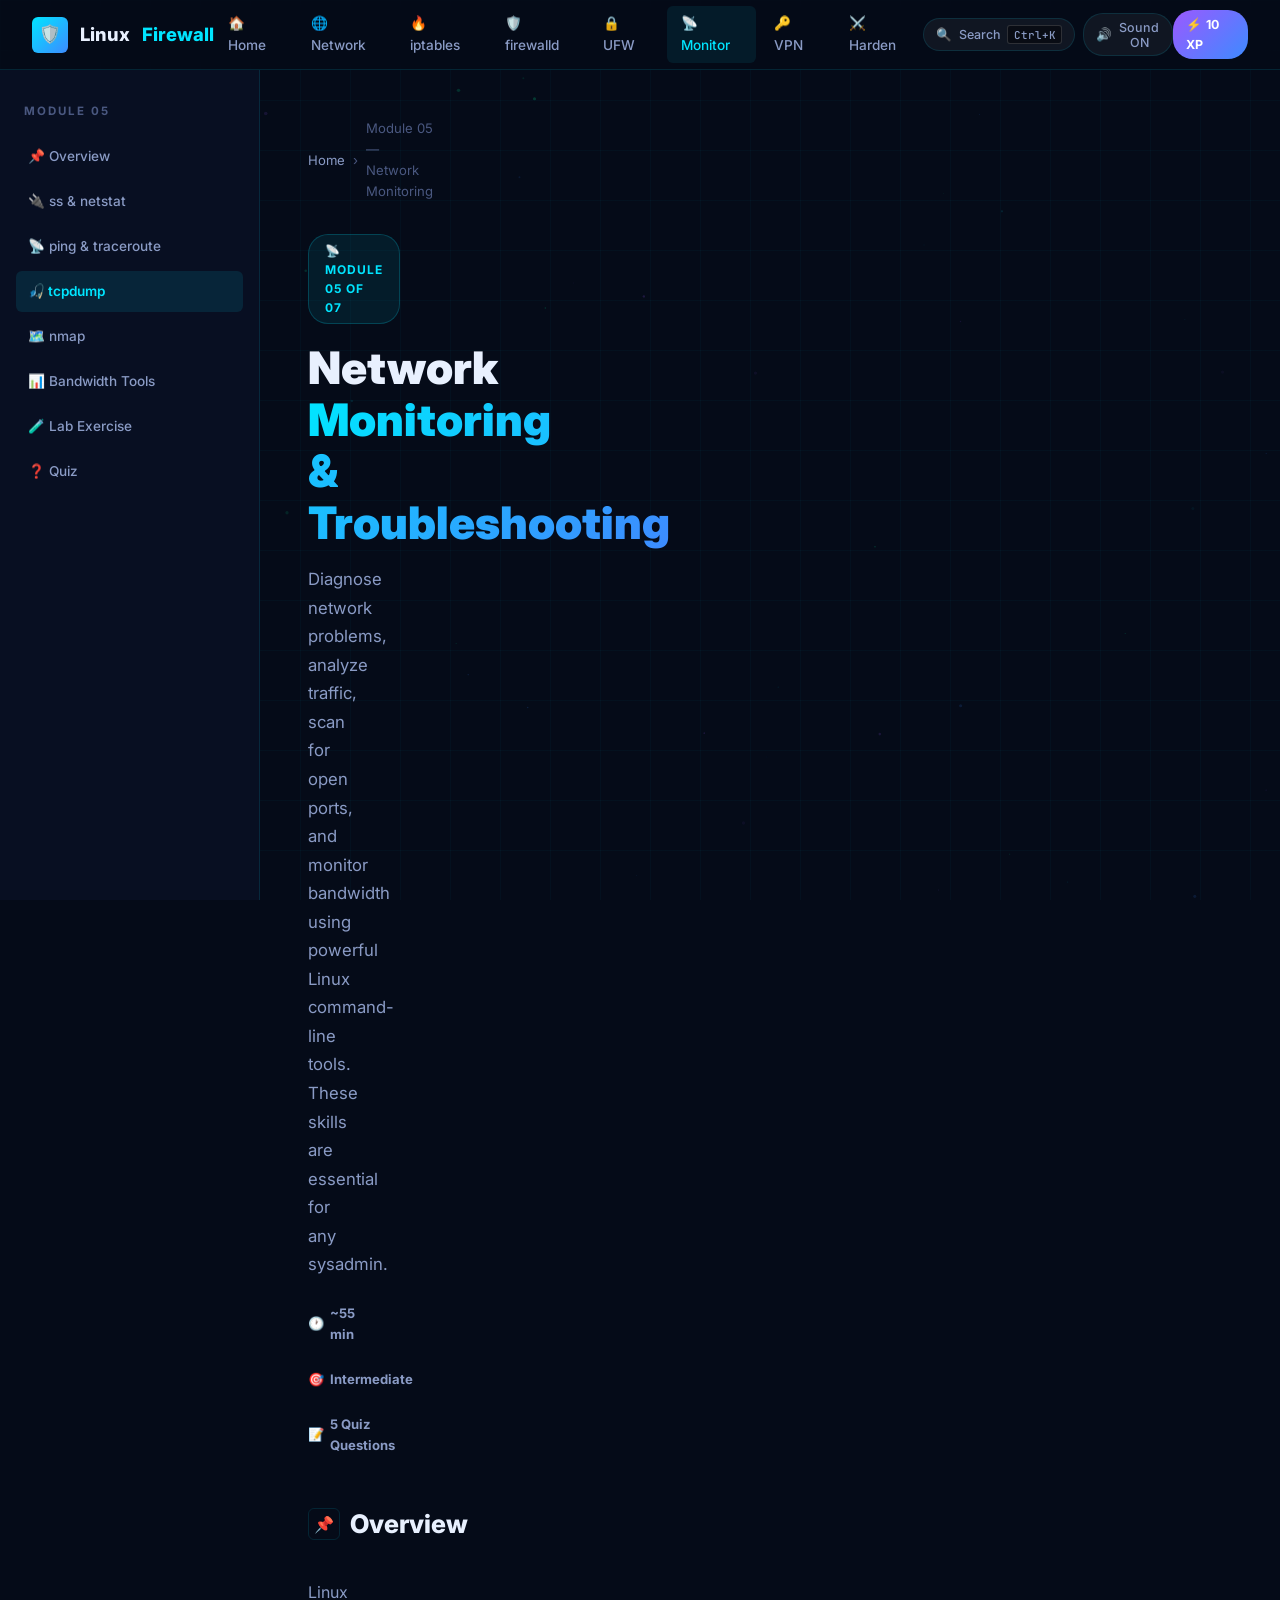
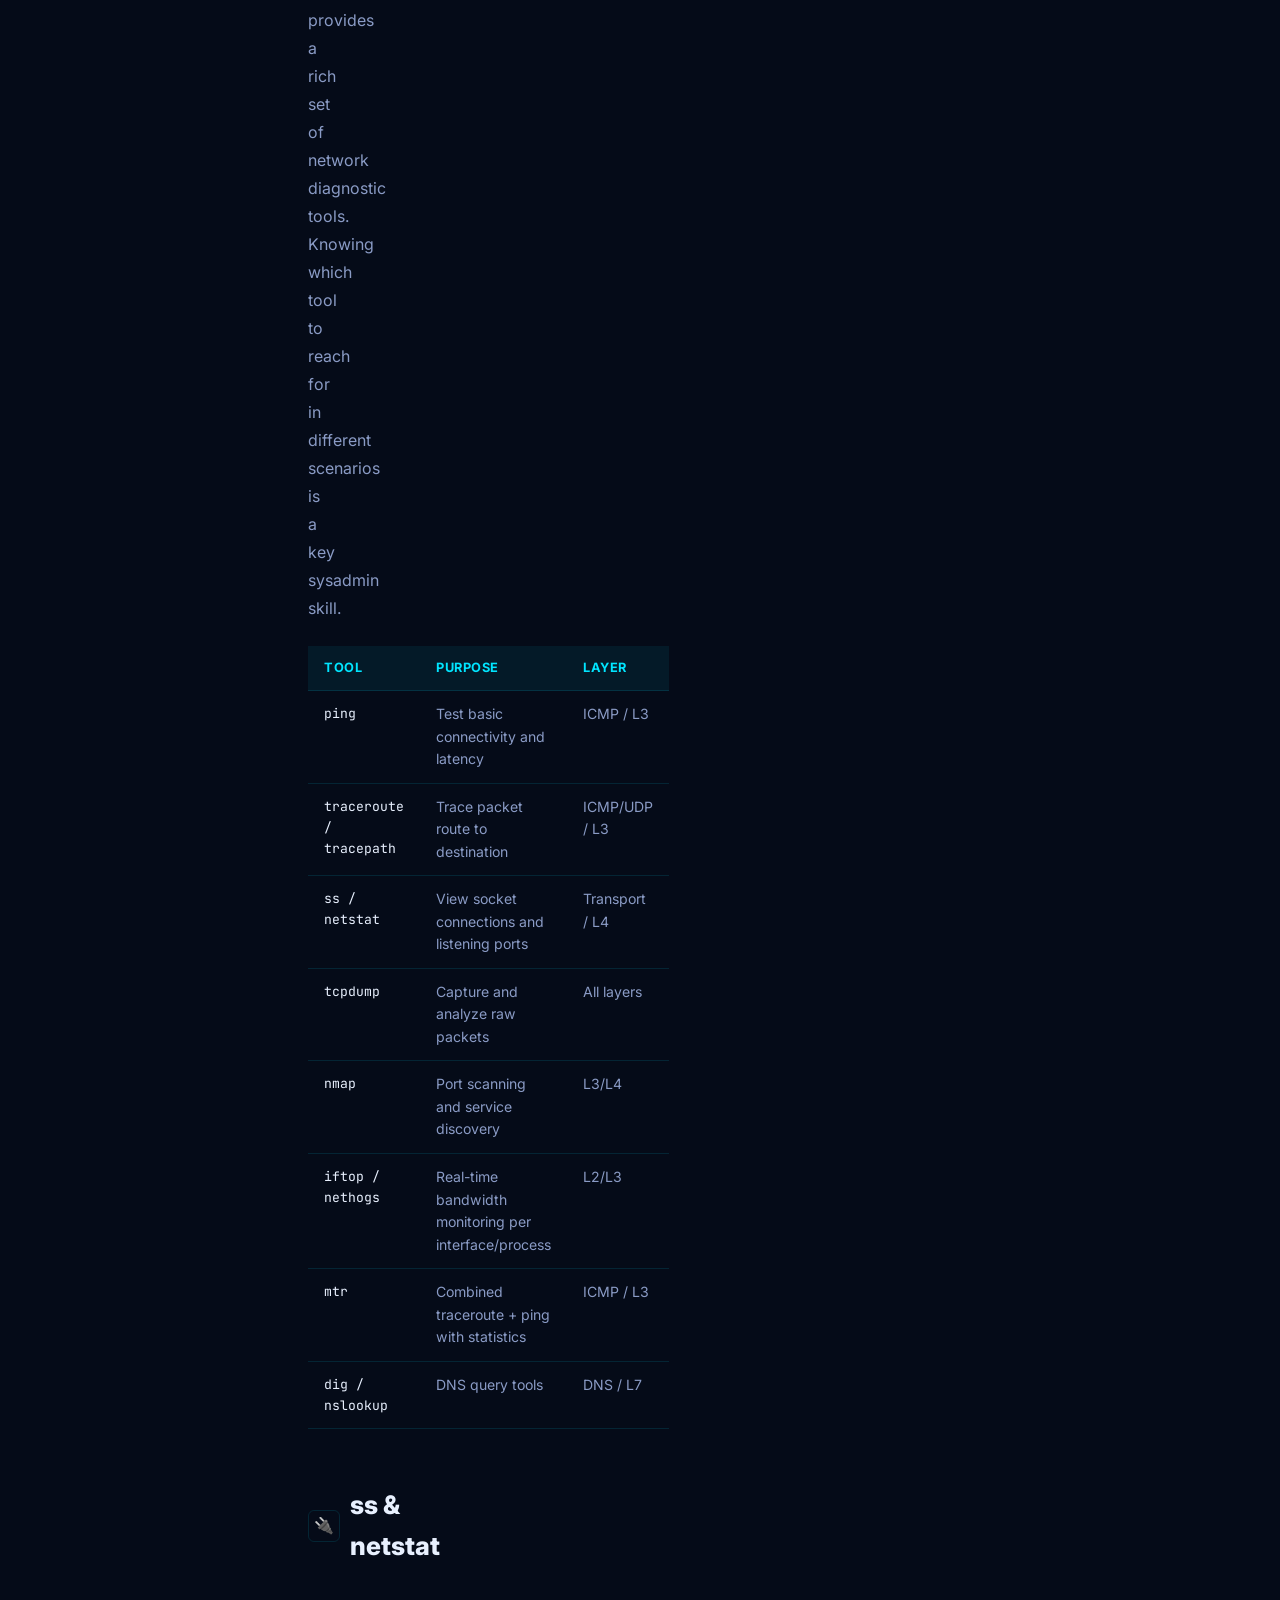
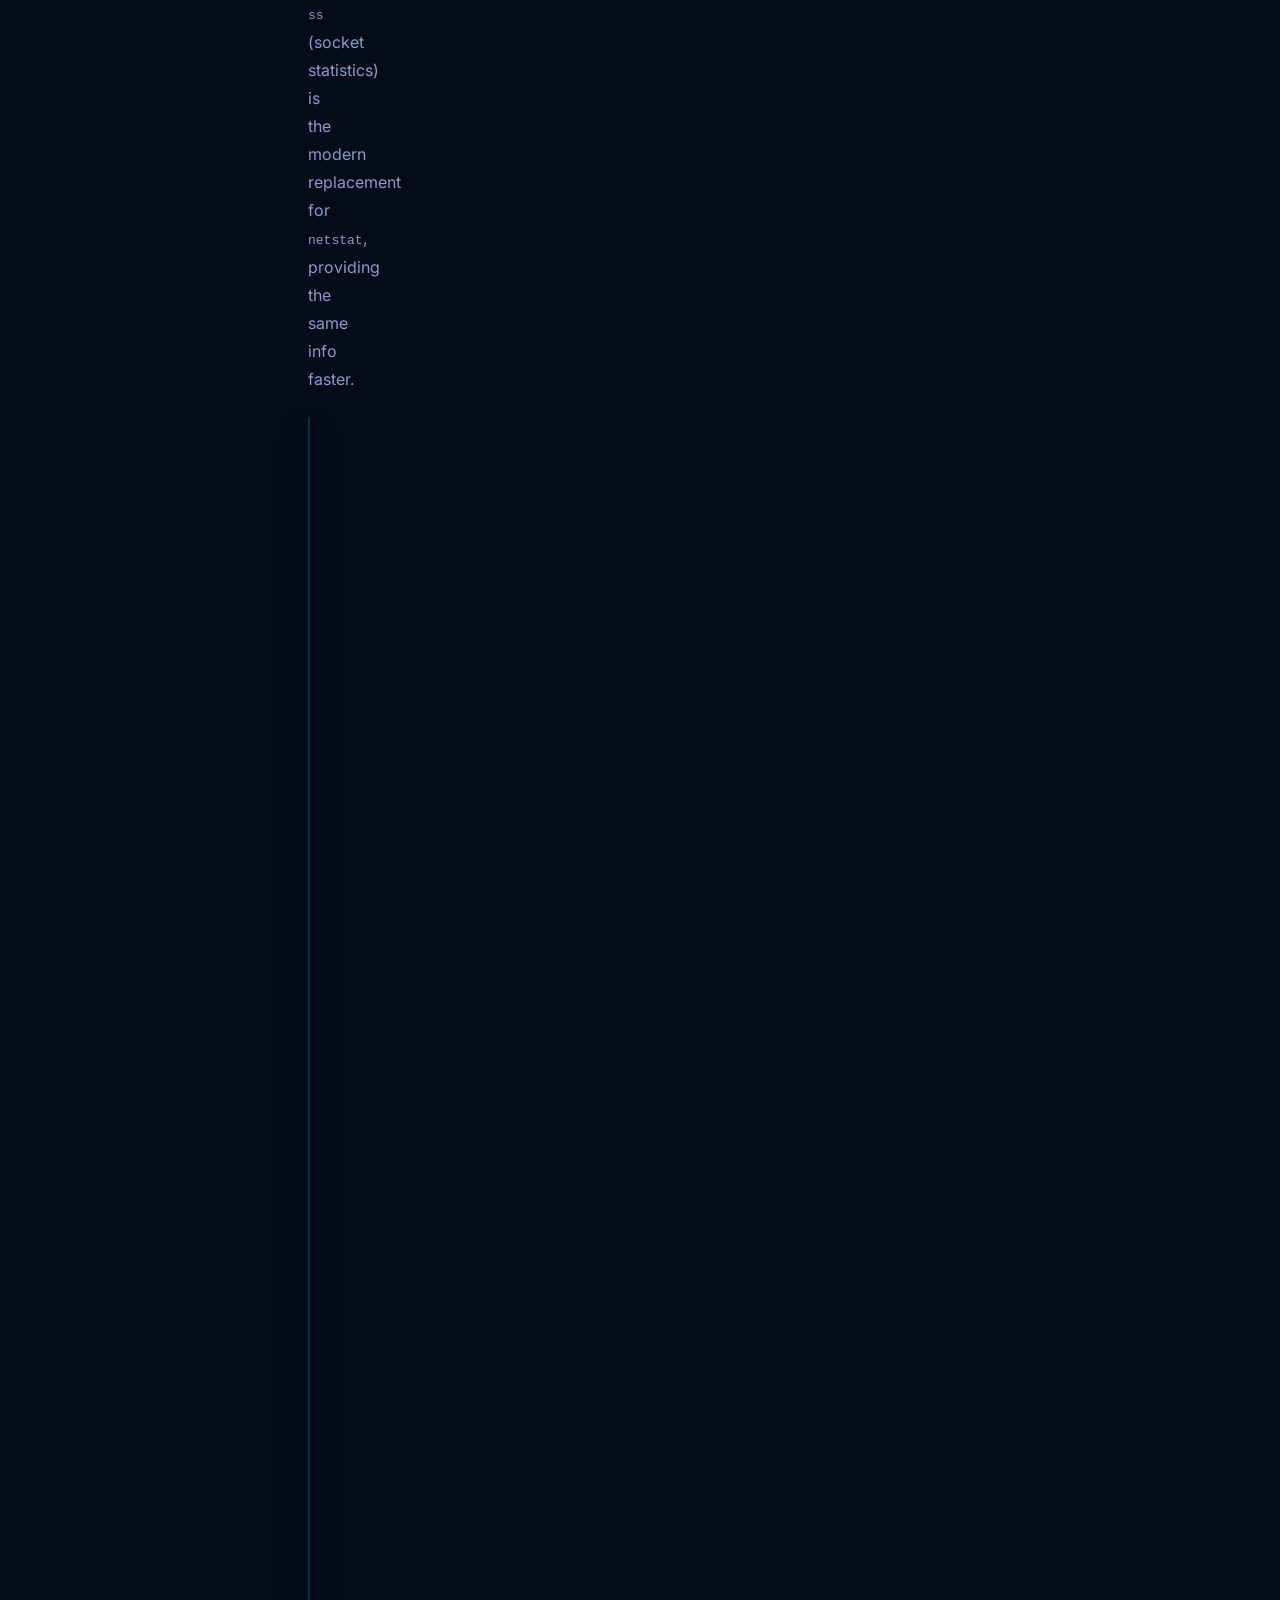
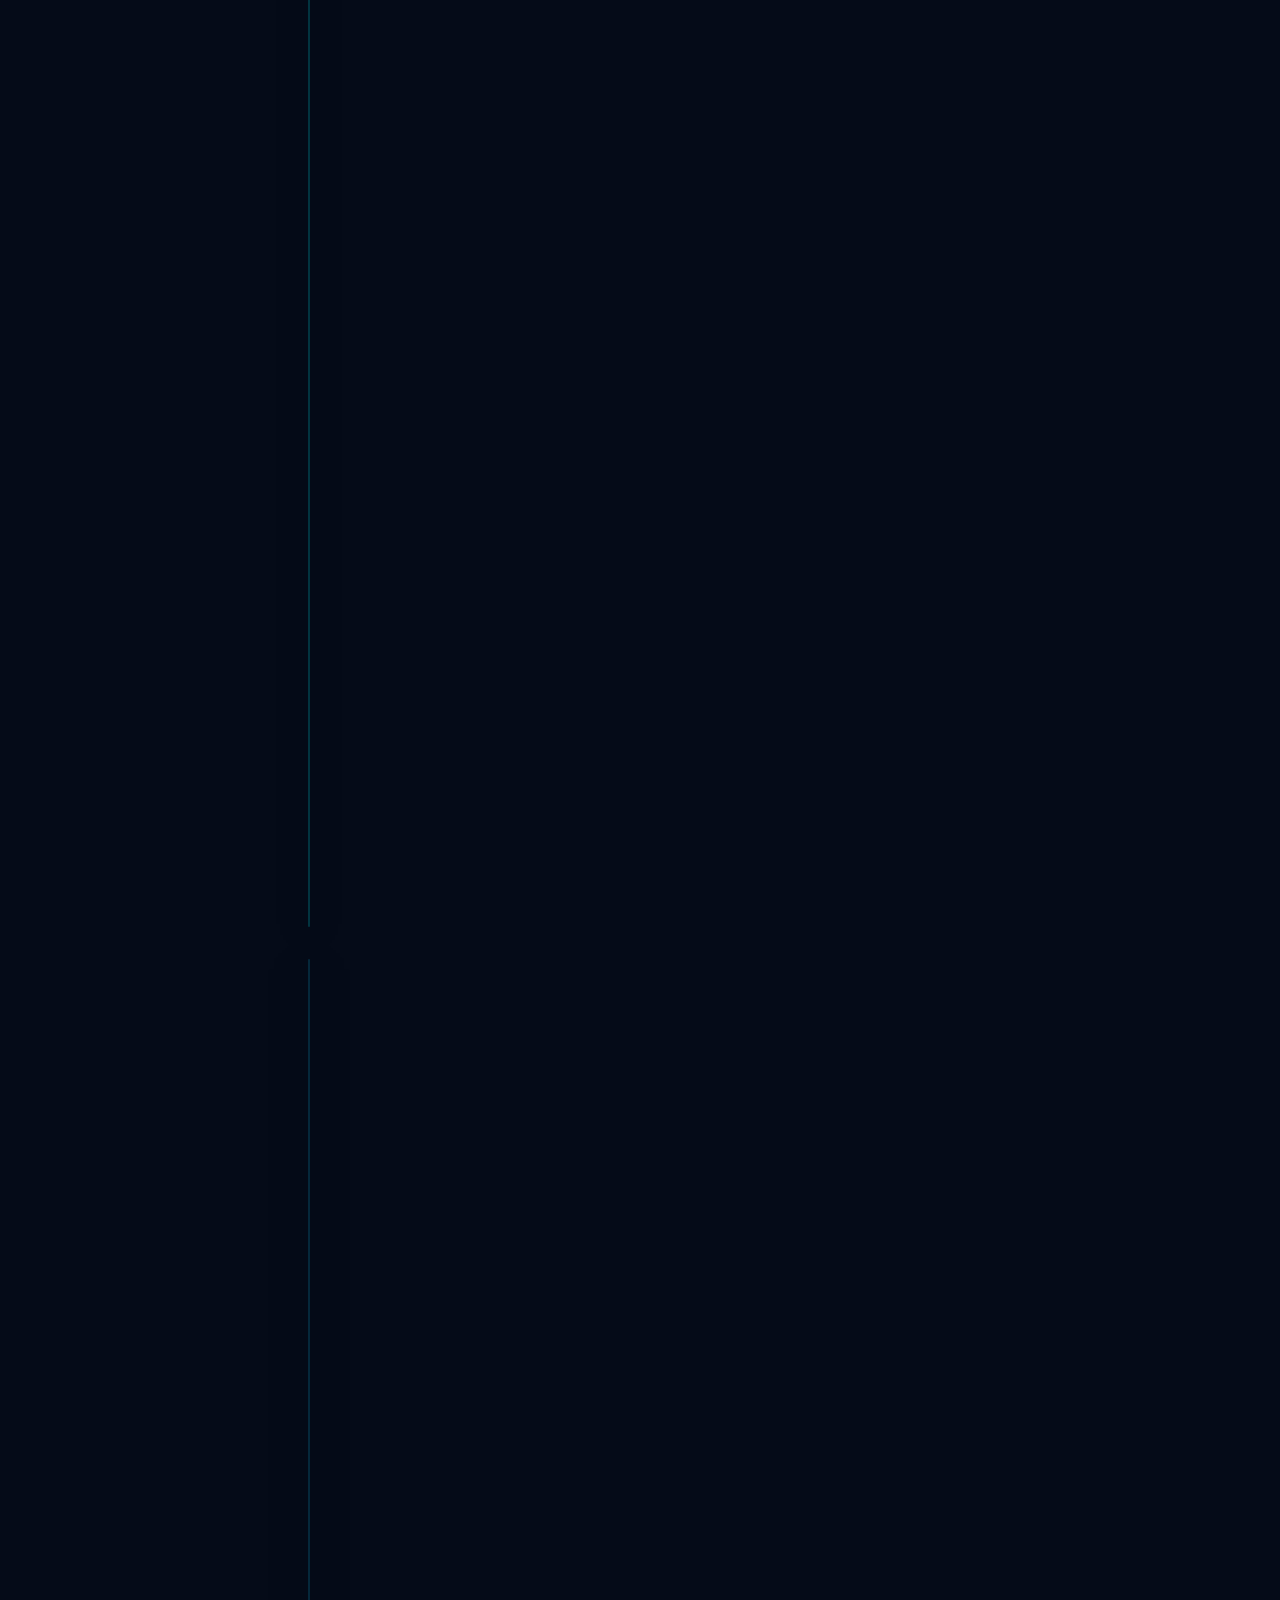
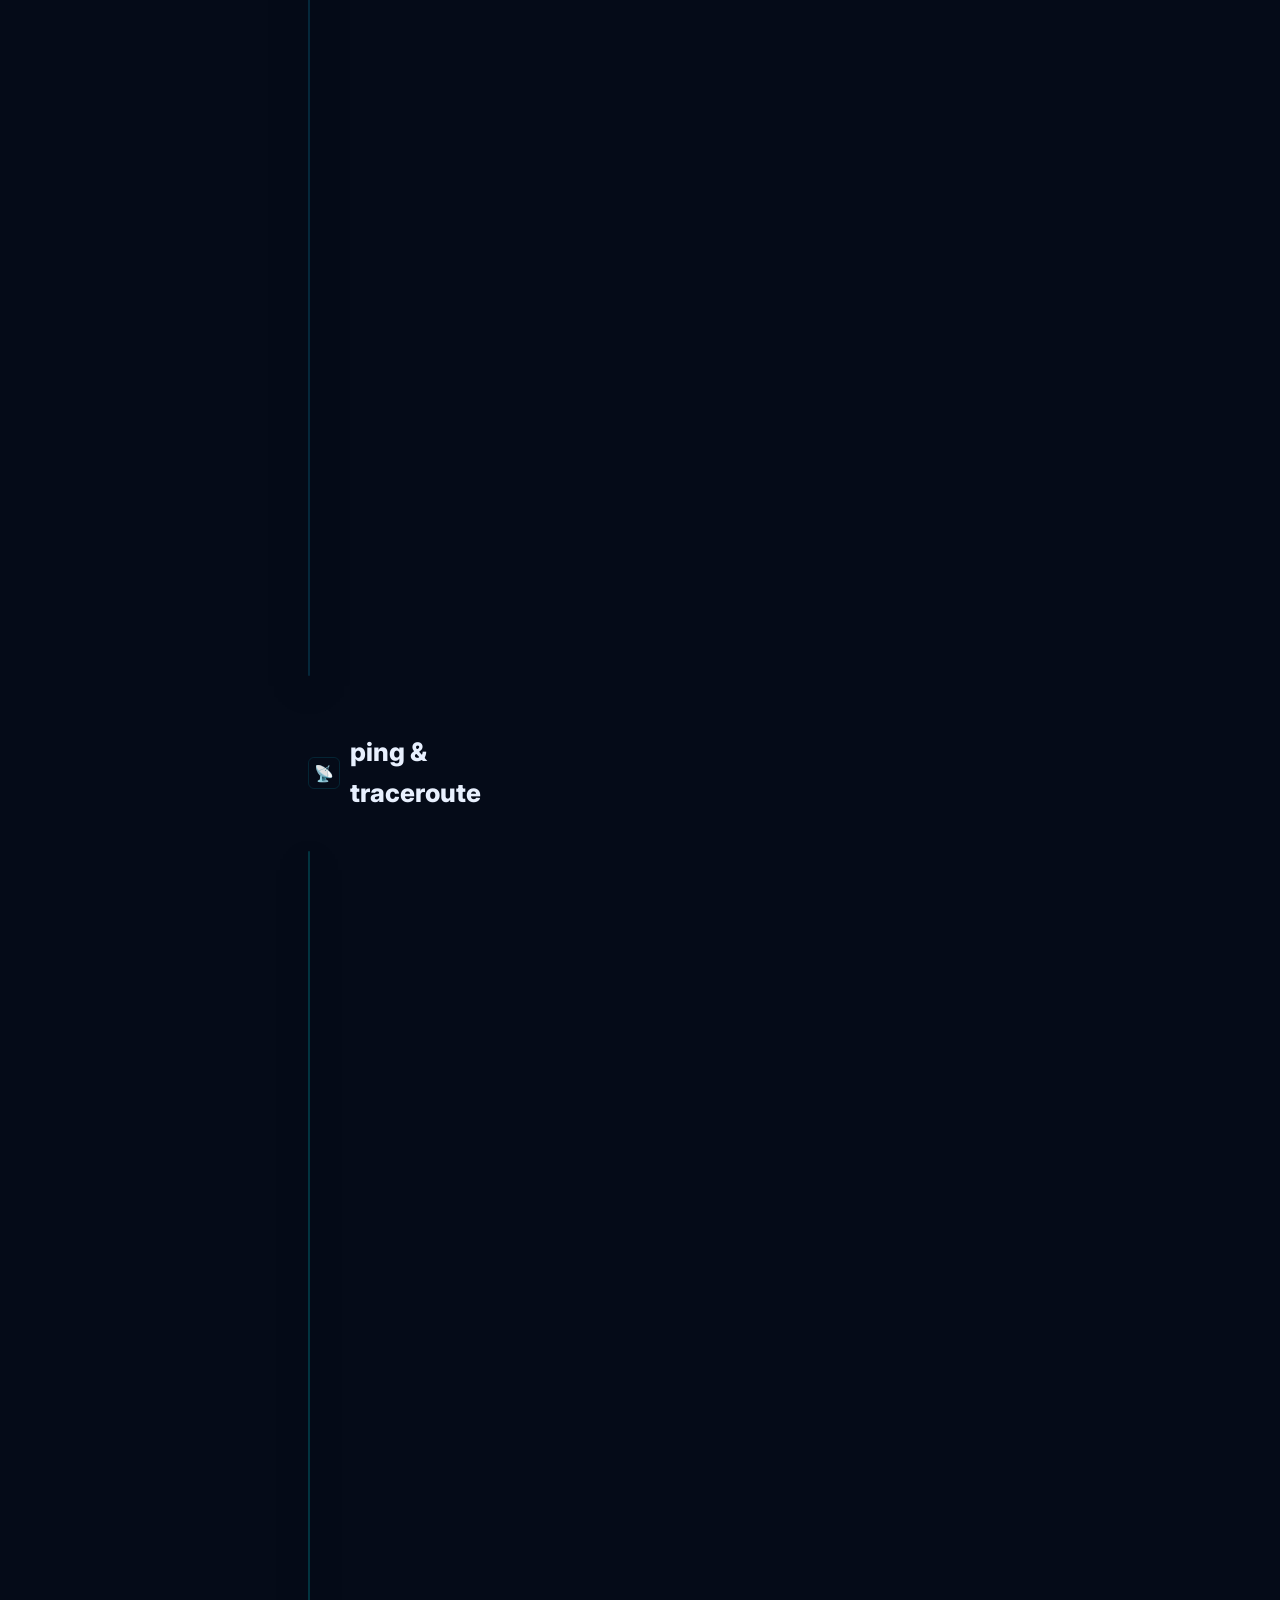
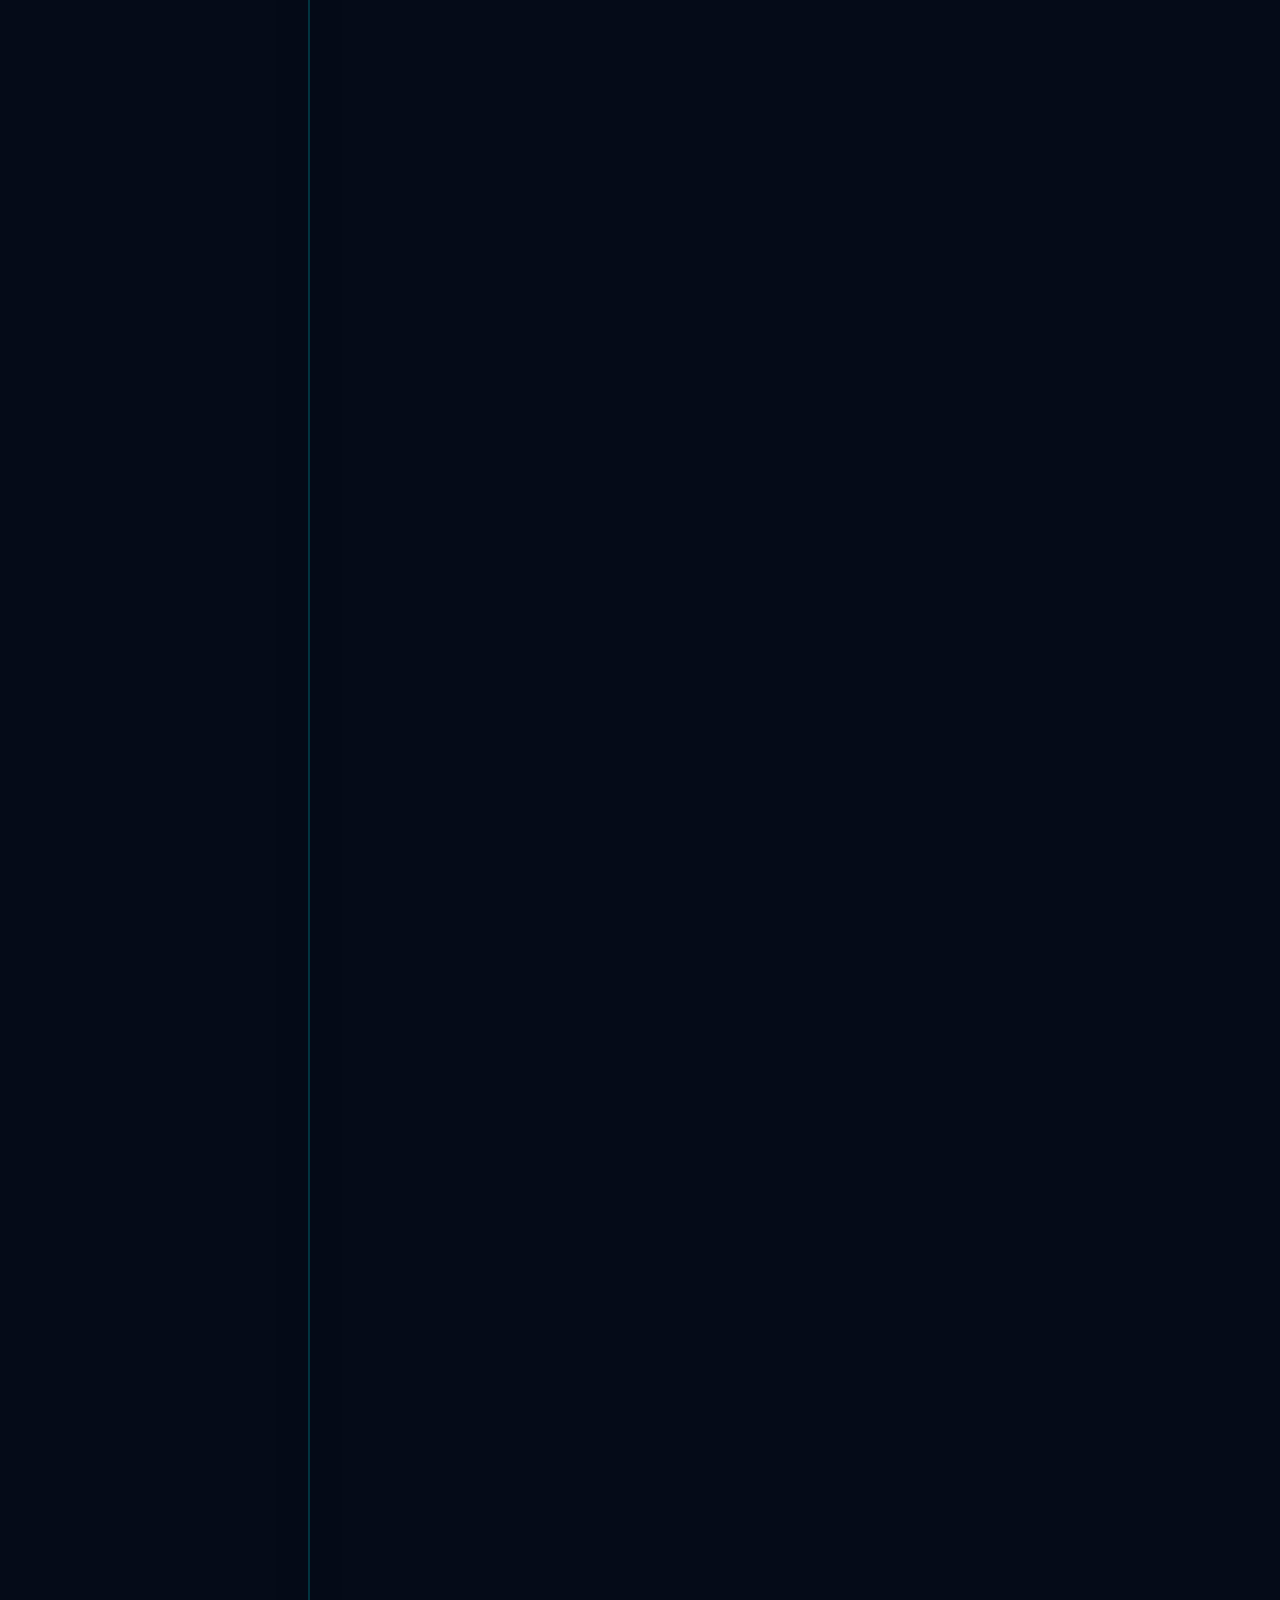
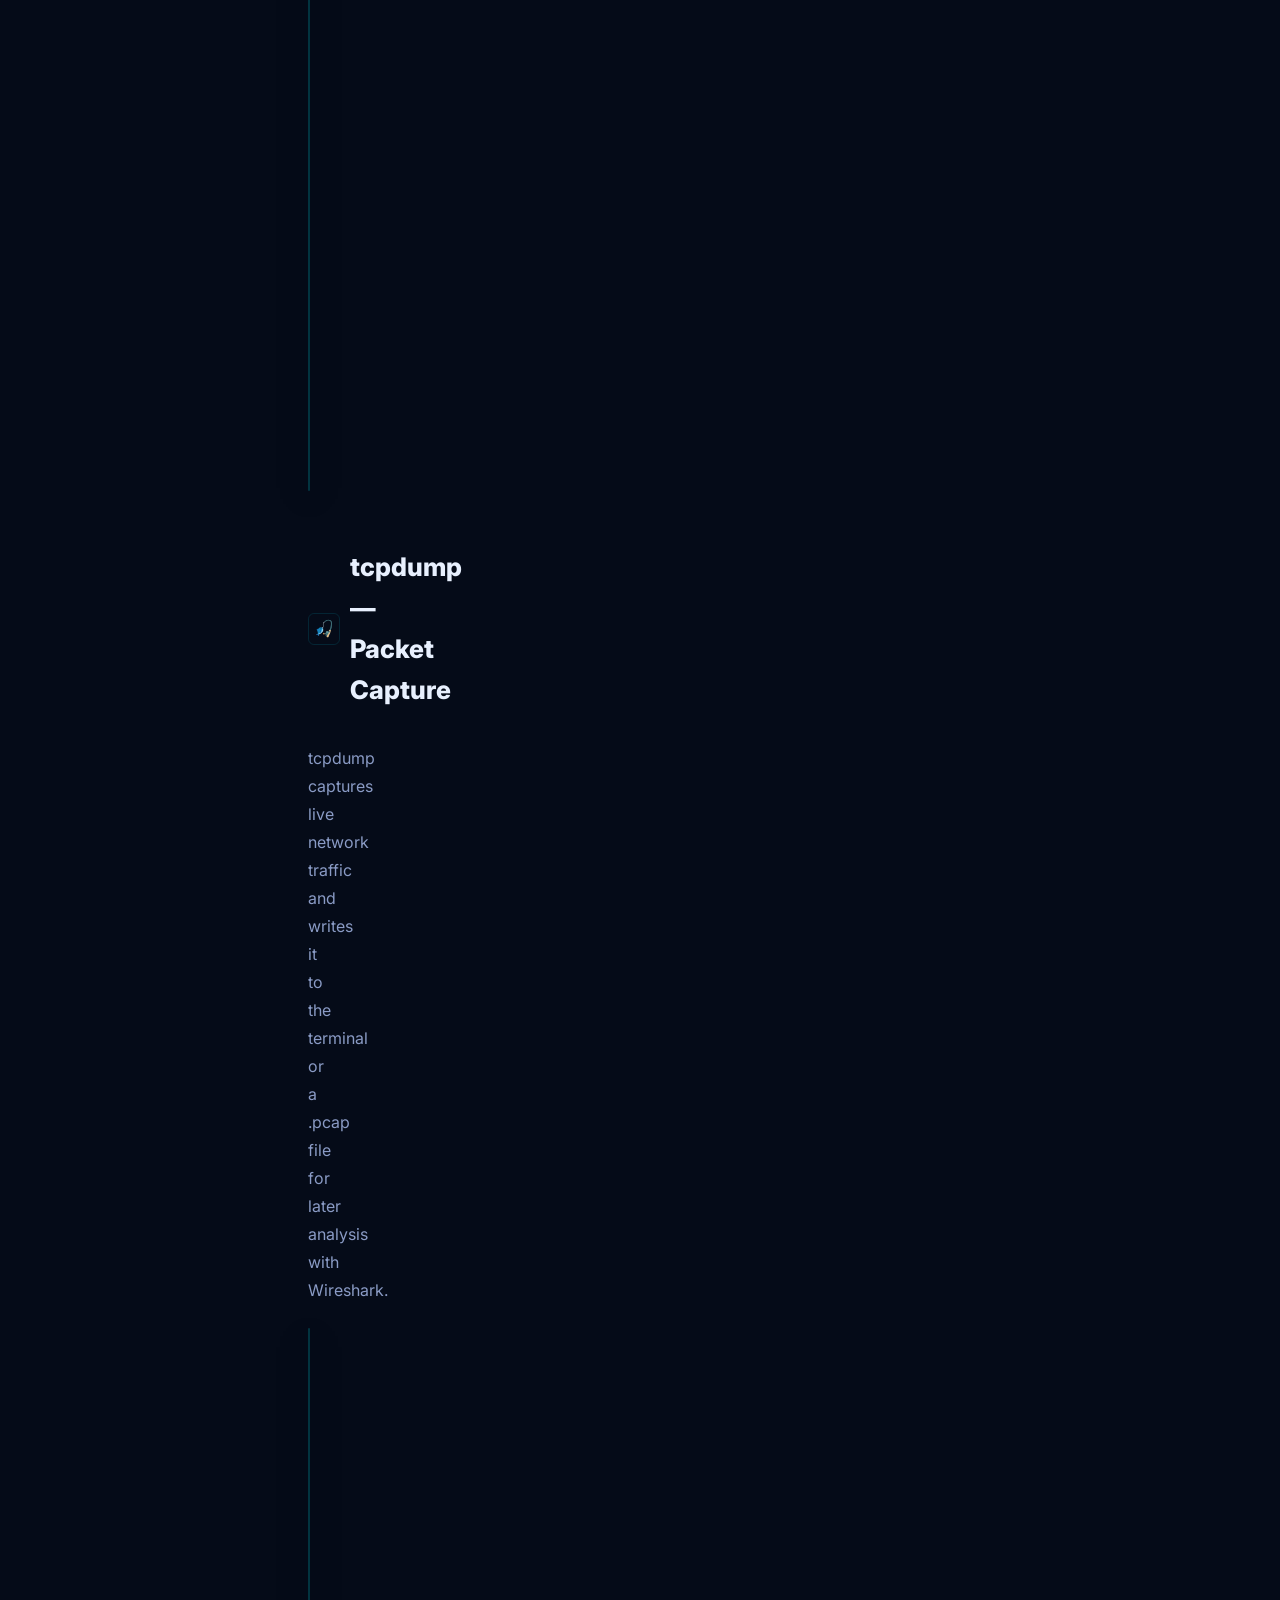
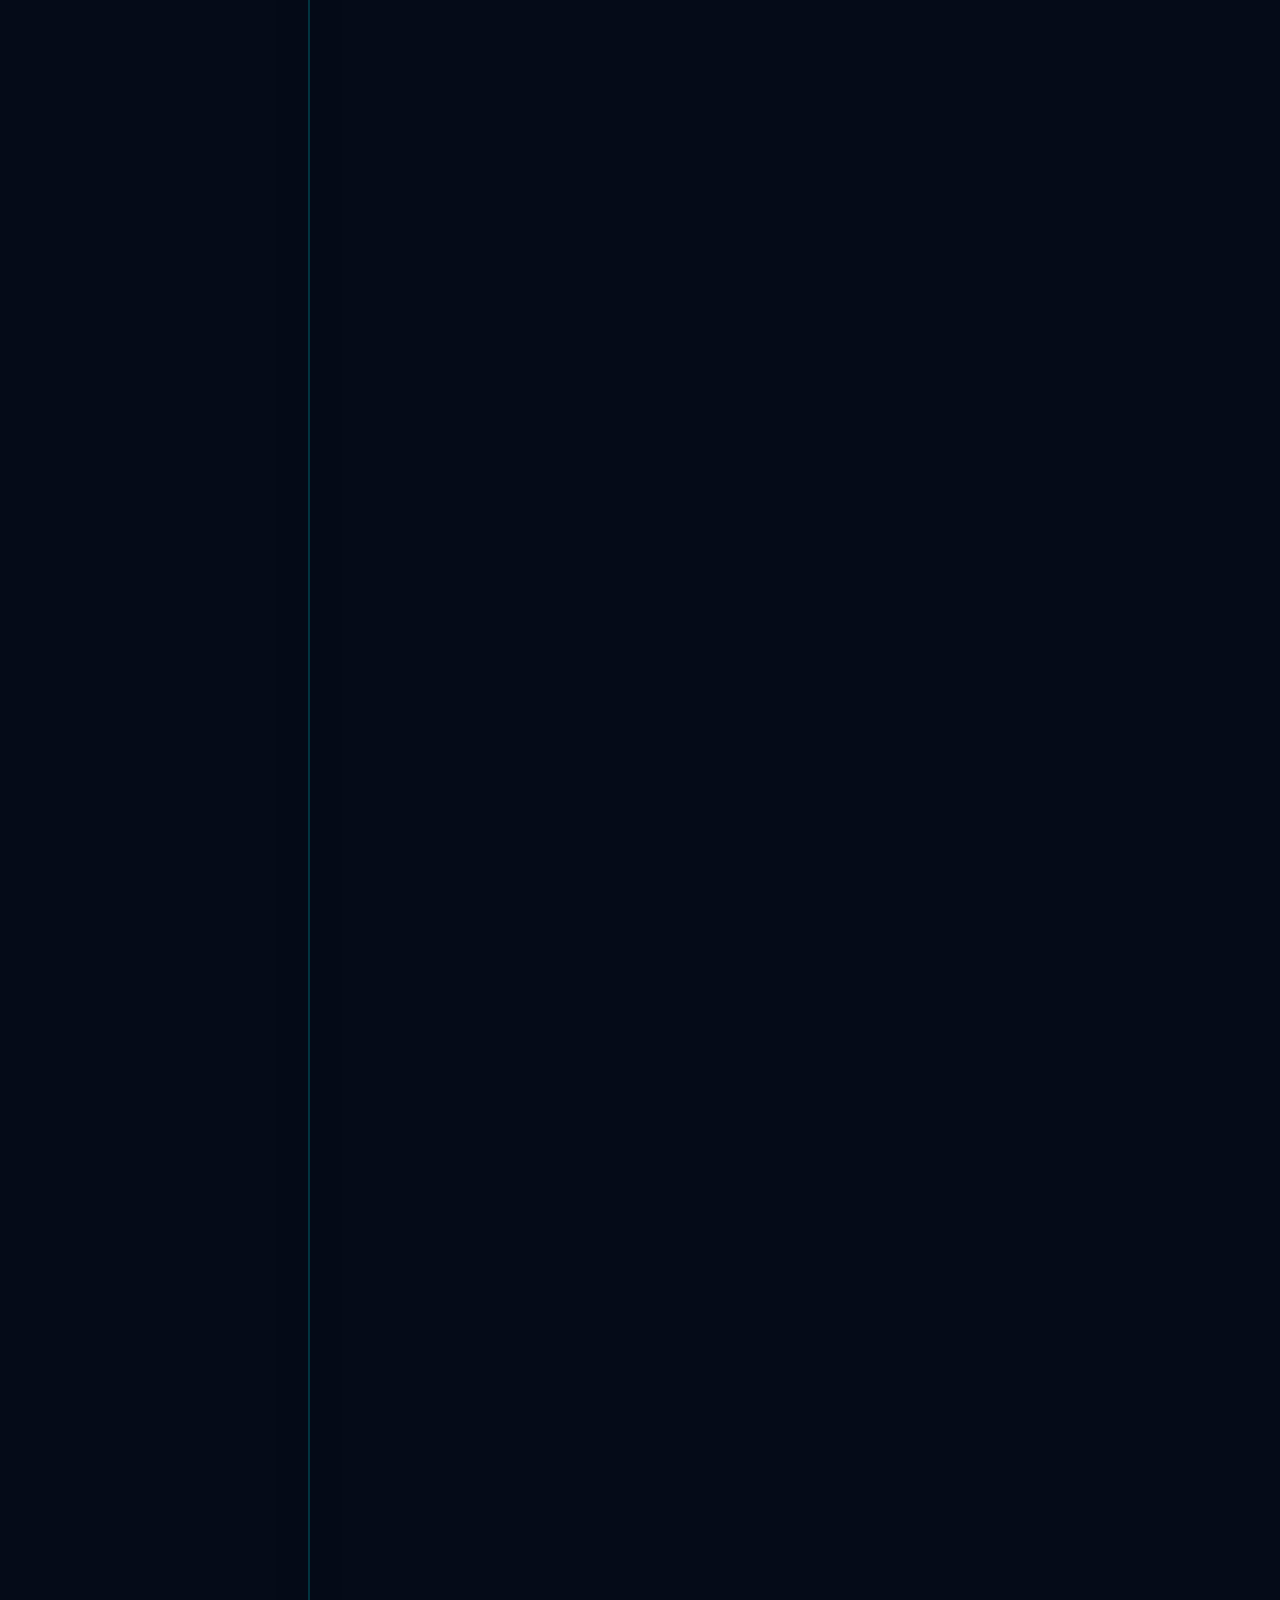
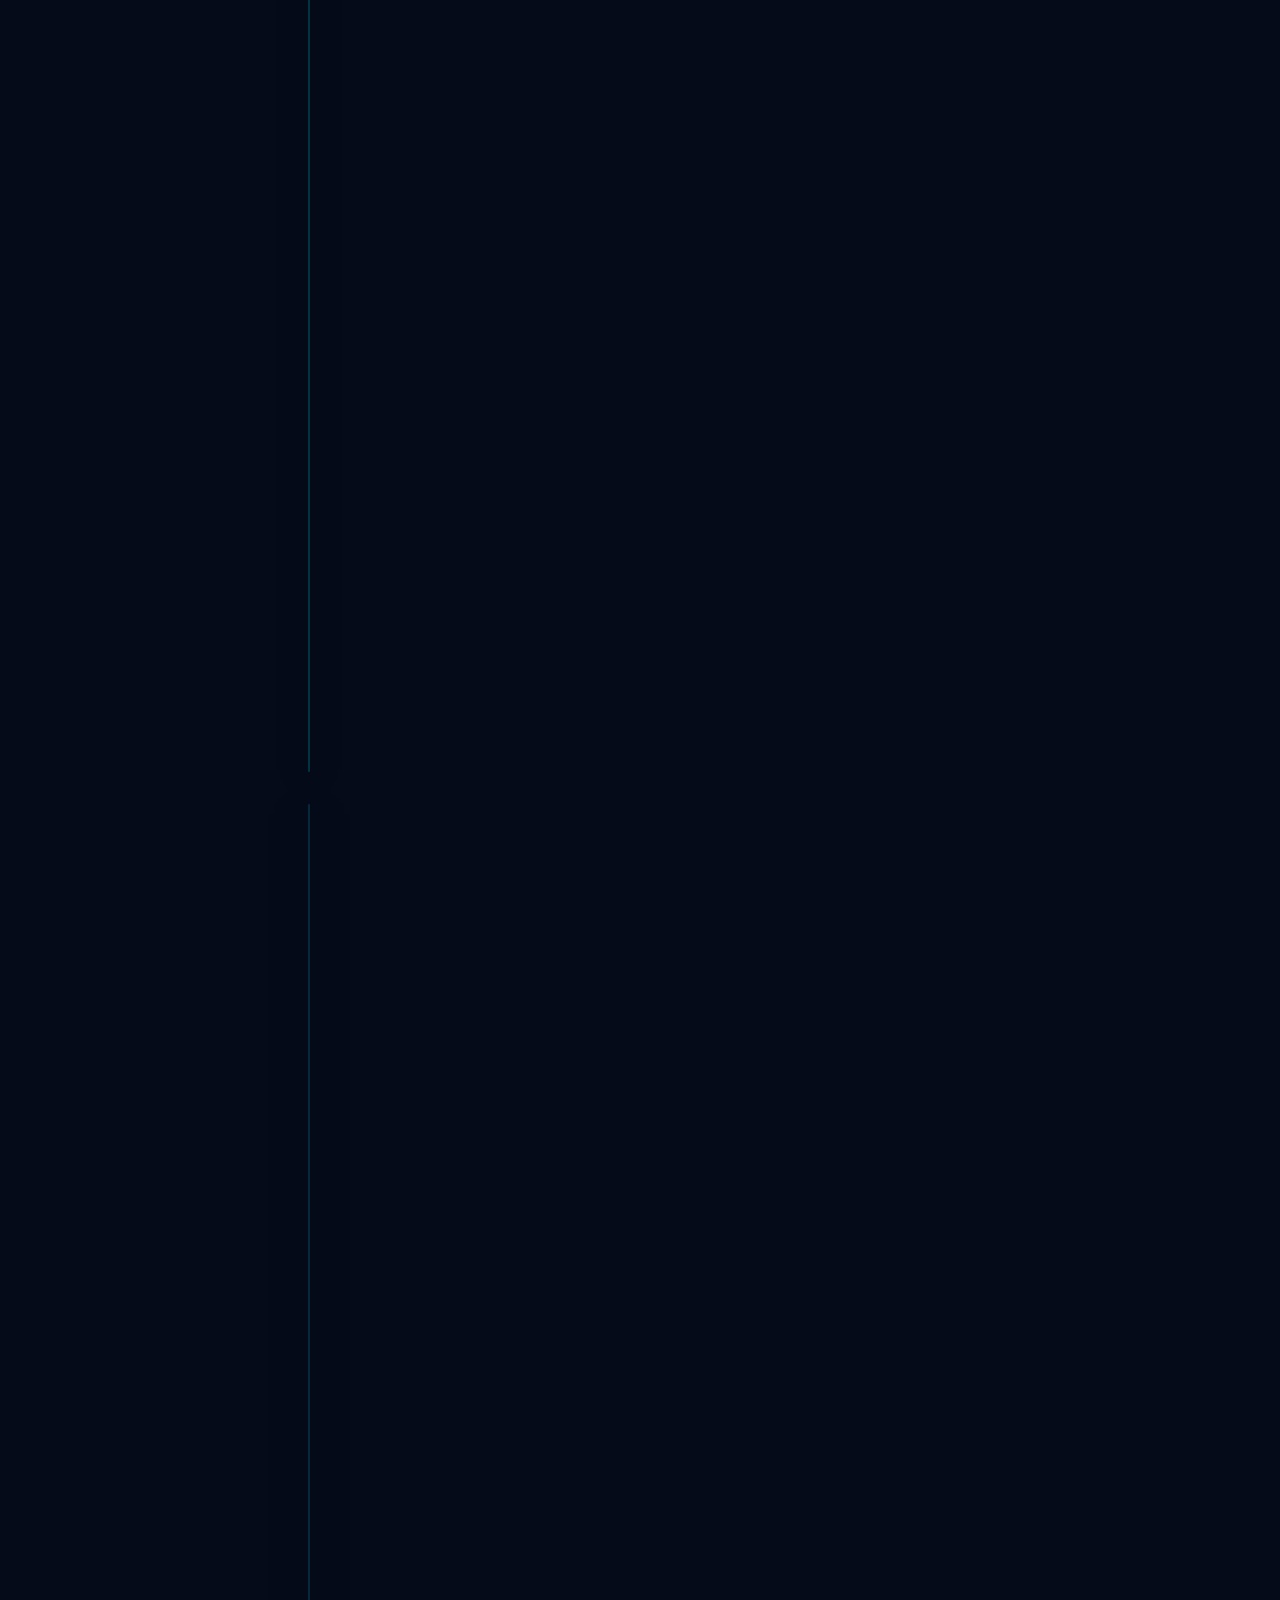
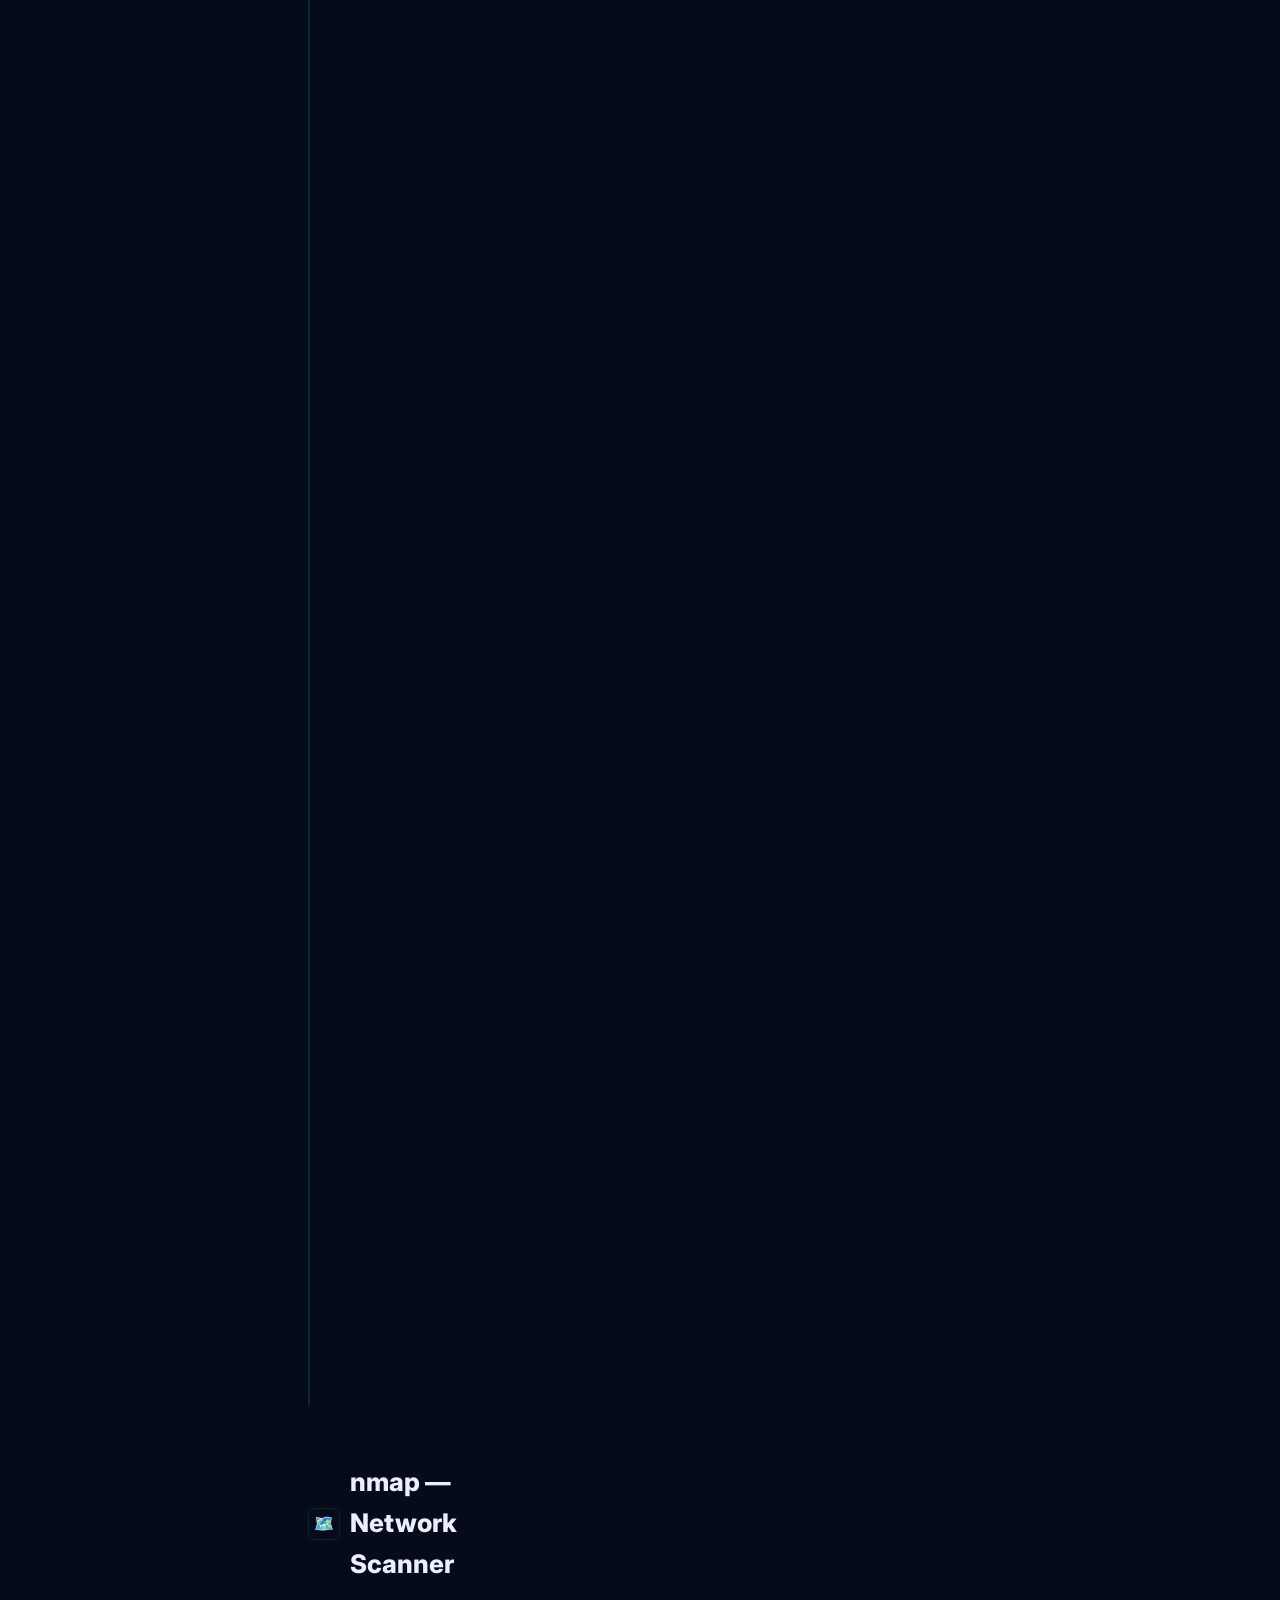
<file: pages/monitoring.html>
<!DOCTYPE html>
<html lang="en">
<head>
  <meta charset="UTF-8" />
  <meta name="viewport" content="width=device-width, initial-scale=1.0" />
  <title>Network Monitoring &amp; Troubleshooting — LinuxFirewall</title>
  <meta name="description" content="Learn Linux network monitoring with ss, tcpdump, nmap, netstat, ping, traceroute, and Wireshark." />
  <meta name="theme-color" content="#050b18" />
  <link rel="icon" href="data:image/svg+xml,<svg xmlns=%22http://www.w3.org/2000/svg%22 viewBox=%220 0 100 100%22><text y=%22.9em%22 font-size=%2290%22>%F0%9F%9B%A1%EF%B8%8F</text></svg>" />
  <meta property="og:type" content="website" />
  <meta property="og:title" content="Network Monitoring &amp; Troubleshooting — LinuxFirewall" />
  <meta property="og:description" content="Learn Linux network monitoring with ss, tcpdump, nmap, netstat, ping, traceroute, and Wireshark." />
  <meta name="twitter:card" content="summary" />
  <meta name="twitter:title" content="Network Monitoring &amp; Troubleshooting — LinuxFirewall" />
  <meta name="twitter:description" content="Learn Linux network monitoring with ss, tcpdump, nmap, netstat, ping, traceroute, and Wireshark." />
  <link rel="preconnect" href="https://fonts.googleapis.com" />
  <link rel="preconnect" href="https://fonts.gstatic.com" crossorigin />
  <link rel="stylesheet" href="https://fonts.googleapis.com/css2?family=Inter:wght@300;400;500;600;700;800;900&family=JetBrains+Mono:wght@400;500;600&display=swap" />
  <link rel="stylesheet" href="../styles/main.css" />
</head>
<body>
<canvas id="particle-canvas"></canvas>
<div class="wrapper">

  <nav>
    <a href="../index.html" class="nav-logo"><div class="nav-logo-icon">🛡️</div>Linux<span>Firewall</span></a>
    <ul class="nav-links">
      <li><a href="../index.html">🏠 Home</a></li>
      <li><a href="network-config.html">🌐 Network</a></li>
      <li><a href="iptables.html">🔥 iptables</a></li>
      <li><a href="firewalld.html">🛡️ firewalld</a></li>
      <li><a href="ufw.html">🔒 UFW</a></li>
      <li><a href="monitoring.html" class="active">📡 Monitor</a></li>
      <li><a href="vpn.html">🔑 VPN</a></li>
      <li><a href="hardening.html">⚔️ Harden</a></li>
    </ul>
    <div class="nav-progress"><span class="xp-badge">⚡ 0 XP</span></div>
    <div class="hamburger"><span></span><span></span><span></span></div>
  </nav>

  <div class="lesson-layout">
    <aside class="lesson-sidebar">
      <div class="sidebar-title">Module 05</div>
      <ul class="sidebar-nav">
        <li><a href="#overview" class="active">📌 Overview</a></li>
        <li><a href="#ss-netstat">🔌 ss & netstat</a></li>
        <li><a href="#ping-trace">📡 ping & traceroute</a></li>
        <li><a href="#tcpdump">🎣 tcpdump</a></li>
        <li><a href="#nmap">🗺️ nmap</a></li>
        <li><a href="#bandwidth">📊 Bandwidth Tools</a></li>
        <li><a href="#lab">🧪 Lab Exercise</a></li>
        <li><a href="#quiz">❓ Quiz</a></li>
      </ul>
    </aside>

    <main class="lesson-main">
      <div class="lesson-breadcrumb">
        <a href="../index.html">Home</a><span class="sep">›</span><span>Module 05 — Network Monitoring</span>
      </div>

      <header class="lesson-header">
        <div class="lesson-module-badge">📡 Module 05 of 07</div>
        <h1 class="lesson-title">Network <span>Monitoring & Troubleshooting</span></h1>
        <p class="lesson-intro">Diagnose network problems, analyze traffic, scan for open ports, and monitor bandwidth using powerful Linux command-line tools. These skills are essential for any sysadmin.</p>
        <div class="lesson-meta-row">
          <span class="meta-item">🕐 <strong>~55 min</strong></span>
          <span class="meta-item">🎯 <strong>Intermediate</strong></span>
          <span class="meta-item">📝 <strong>5 Quiz Questions</strong></span>
        </div>
      </header>

      <!-- OVERVIEW -->
      <section class="content-section" data-section="overview" id="overview">
        <h2 class="sect-title"><span class="sect-icon">📌</span> Overview</h2>
        <p class="body-text">Linux provides a rich set of network diagnostic tools. Knowing which tool to reach for in different scenarios is a key sysadmin skill.</p>
        <table class="data-table">
          <thead><tr><th>Tool</th><th>Purpose</th><th>Layer</th></tr></thead>
          <tbody>
            <tr><td>ping</td><td>Test basic connectivity and latency</td><td>ICMP / L3</td></tr>
            <tr><td>traceroute / tracepath</td><td>Trace packet route to destination</td><td>ICMP/UDP / L3</td></tr>
            <tr><td>ss / netstat</td><td>View socket connections and listening ports</td><td>Transport / L4</td></tr>
            <tr><td>tcpdump</td><td>Capture and analyze raw packets</td><td>All layers</td></tr>
            <tr><td>nmap</td><td>Port scanning and service discovery</td><td>L3/L4</td></tr>
            <tr><td>iftop / nethogs</td><td>Real-time bandwidth monitoring per interface/process</td><td>L2/L3</td></tr>
            <tr><td>mtr</td><td>Combined traceroute + ping with statistics</td><td>ICMP / L3</td></tr>
            <tr><td>dig / nslookup</td><td>DNS query tools</td><td>DNS / L7</td></tr>
          </tbody>
        </table>
      </section>

      <!-- SS & NETSTAT -->
      <section class="content-section" data-section="ss-netstat" id="ss-netstat">
        <h2 class="sect-title"><span class="sect-icon">🔌</span> ss & netstat</h2>
        <p class="body-text"><code>ss</code> (socket statistics) is the modern replacement for <code>netstat</code>, providing the same info faster.</p>

        <div class="terminal">
          <div class="terminal-bar">
            <div class="terminal-dots"><span class="dot-r"></span><span class="dot-y"></span><span class="dot-g"></span></div>
            <span class="terminal-label">bash — ss command</span>
            <button class="terminal-copy">copy</button>
          </div>
          <div class="terminal-body">
<span class="comment"># List all listening TCP sockets</span>
<span class="prompt">$ </span><span class="cmd">ss</span> <span class="flag">-tlnp</span>
<span class="output">State   Recv-Q  Send-Q  Local Address:Port   Peer Address:Port  Process</span>
<span class="output">LISTEN  0       128     0.0.0.0:22            0.0.0.0:*          users:(("sshd",pid=1023))</span>
<span class="output">LISTEN  0       511     0.0.0.0:80            0.0.0.0:*          users:(("nginx",pid=2345))</span>
<br>
<span class="comment"># Show all established connections</span>
<span class="prompt">$ </span><span class="cmd">ss</span> <span class="flag">-tnp</span> state established
<br>
<span class="comment"># Show UDP sockets</span>
<span class="prompt">$ </span><span class="cmd">ss</span> <span class="flag">-ulnp</span>
<br>
<span class="comment"># Filter by port</span>
<span class="prompt">$ </span><span class="cmd">ss</span> <span class="flag">-tnp</span> '( dport = :443 or sport = :443 )'
<br>
<span class="comment"># Legacy netstat equivalent</span>
<span class="prompt">$ </span><span class="cmd">netstat</span> <span class="flag">-tlnp</span>
          </div>
        </div>

        <!-- SS SOCKET FILTER STUDIO -->
        <div class="widget-studio">
          <div class="widget-studio-header">
            <div class="widget-studio-title">
              <span>🔌 Interactive Socket Statistics (ss) Inspector</span>
              <span class="live-badge"><span class="live-dot"></span> LIVE KERNEL SOCKETS</span>
            </div>
            <span class="chip">ss -tulpn Filter</span>
          </div>
          <div class="widget-studio-body">
            <p style="color:var(--text-secondary);font-size:0.88rem;margin-bottom:1.25rem;">Filter active Linux sockets by connection state to inspect network services, bound IP addresses, and daemon PID process mappings.</p>

            <div style="display:flex;gap:0.75rem;align-items:center;margin-bottom:1.25rem;flex-wrap:wrap;">
              <label class="studio-label" for="ss-state-filter" style="margin-bottom:0;">Filter Socket State:</label>
              <select id="ss-state-filter" class="studio-select" style="max-width:240px;">
                <option value="ALL">ALL (All active sockets)</option>
                <option value="LISTEN" selected>LISTEN (Listening daemons)</option>
                <option value="ESTAB">ESTABLISHED (Active sessions)</option>
                <option value="UNCONN">UNCONN (UDP endpoints)</option>
              </select>
            </div>

            <div style="overflow-x:auto;">
              <table class="data-table">
                <thead>
                  <tr>
                    <th>Netid</th>
                    <th>State</th>
                    <th>Local Address:Port</th>
                    <th>Peer Address:Port</th>
                    <th>Process / Daemon</th>
                  </tr>
                </thead>
                <tbody id="ss-filter-tbody">
                  <!-- Rendered dynamically by MonitoringStudio -->
                </tbody>
              </table>
            </div>
          </div>
        </div>
      </section>

      <!-- PING & TRACEROUTE -->
      <section class="content-section" data-section="ping-trace" id="ping-trace">
        <h2 class="sect-title"><span class="sect-icon">📡</span> ping & traceroute</h2>

        <div class="terminal">
          <div class="terminal-bar">
            <div class="terminal-dots"><span class="dot-r"></span><span class="dot-y"></span><span class="dot-g"></span></div>
            <span class="terminal-label">bash — connectivity tools</span>
            <button class="terminal-copy">copy</button>
          </div>
          <div class="terminal-body">
<span class="comment"># Basic ping (4 packets)</span>
<span class="prompt">$ </span><span class="cmd">ping</span> <span class="flag">-c 4</span> 8.8.8.8
<span class="output">PING 8.8.8.8 56(84) bytes of data.</span>
<span class="output">64 bytes from 8.8.8.8: icmp_seq=1 ttl=118 time=12.3 ms</span>
<span class="output">--- 8.8.8.8 ping statistics ---</span>
<span class="output">4 packets transmitted, 4 received, 0% packet loss</span>
<br>
<span class="comment"># Ping with flood (requires root)</span>
<span class="prompt">$ </span><span class="cmd">sudo ping</span> <span class="flag">-f -c 100</span> 192.168.1.1
<br>
<span class="comment"># Traceroute to destination</span>
<span class="prompt">$ </span><span class="cmd">traceroute</span> google.com
<span class="output"> 1  192.168.1.1   1.234 ms   1.123 ms   0.987 ms</span>
<span class="output"> 2  10.0.0.1      5.432 ms   4.321 ms   5.123 ms</span>
<span class="output"> 3  * * *  (firewall blocking)</span>
<br>
<span class="comment"># mtr: live traceroute with statistics</span>
<span class="prompt">$ </span><span class="cmd">mtr</span> <span class="flag">--report</span> google.com
<br>
<span class="comment"># tracepath (doesn't need root)</span>
<span class="prompt">$ </span><span class="cmd">tracepath</span> 8.8.8.8
          </div>
        </div>
      </section>

      <!-- TCPDUMP -->
      <section class="content-section" data-section="tcpdump" id="tcpdump">
        <h2 class="sect-title"><span class="sect-icon">🎣</span> tcpdump — Packet Capture</h2>
        <p class="body-text">tcpdump captures live network traffic and writes it to the terminal or a .pcap file for later analysis with Wireshark.</p>

        <div class="terminal">
          <div class="terminal-bar">
            <div class="terminal-dots"><span class="dot-r"></span><span class="dot-y"></span><span class="dot-g"></span></div>
            <span class="terminal-label">bash — tcpdump</span>
            <button class="terminal-copy">copy</button>
          </div>
          <div class="terminal-body">
<span class="comment"># Capture on interface ens3</span>
<span class="prompt">$ </span><span class="cmd">sudo tcpdump</span> <span class="flag">-i</span> ens3
<br>
<span class="comment"># Capture only HTTP traffic</span>
<span class="prompt">$ </span><span class="cmd">sudo tcpdump</span> <span class="flag">-i</span> ens3 port 80
<br>
<span class="comment"># Capture TCP SYN packets (new connections)</span>
<span class="prompt">$ </span><span class="cmd">sudo tcpdump</span> <span class="flag">-i</span> ens3 'tcp[tcpflags] & tcp-syn != 0'
<br>
<span class="comment"># Capture traffic from specific host</span>
<span class="prompt">$ </span><span class="cmd">sudo tcpdump</span> <span class="flag">-i</span> ens3 host 203.0.113.5
<br>
<span class="comment"># Save to pcap file (for Wireshark)</span>
<span class="prompt">$ </span><span class="cmd">sudo tcpdump</span> <span class="flag">-i</span> ens3 <span class="flag">-w</span> /tmp/capture.pcap
<br>
<span class="comment"># Read pcap file</span>
<span class="prompt">$ </span><span class="cmd">sudo tcpdump</span> <span class="flag">-r</span> /tmp/capture.pcap
<br>
<span class="comment"># Verbose with no DNS resolution</span>
<span class="prompt">$ </span><span class="cmd">sudo tcpdump</span> <span class="flag">-vvv -n -i</span> ens3 port 443
          </div>
        </div>

        <!-- TCPDUMP BPF STUDIO -->
        <div class="widget-studio">
          <div class="widget-studio-header">
            <div class="widget-studio-title">
              <span>🎣 Interactive tcpdump BPF Filter & Live Packet Stream</span>
              <span class="live-badge"><span class="live-dot"></span> LIVE PACKET STREAM</span>
            </div>
            <span class="chip">Berkeley Packet Filter (BPF)</span>
          </div>
          <div class="widget-studio-body">
            <p style="color:var(--text-secondary);font-size:0.88rem;margin-bottom:1.25rem;">Assemble custom kernel packet filters using BPF primitives and stream simulated raw packet decodes.</p>

            <div style="display:grid;grid-template-columns:repeat(auto-fit,minmax(160px,1fr));gap:0.75rem;margin-bottom:1.25rem;">
              <div>
                <label class="studio-label" for="bpf-iface">Interface</label>
                <select id="bpf-iface" class="studio-select">
                  <option value="ens3">ens3 (Ethernet)</option>
                  <option value="lo">lo (Loopback)</option>
                  <option value="wg0">wg0 (VPN Tunnel)</option>
                  <option value="any">any (All Interfaces)</option>
                </select>
              </div>
              <div>
                <label class="studio-label" for="bpf-proto">Protocol</label>
                <select id="bpf-proto" class="studio-select">
                  <option value="tcp">tcp</option>
                  <option value="udp">udp</option>
                  <option value="icmp">icmp</option>
                </select>
              </div>
              <div>
                <label class="studio-label" for="bpf-port">Port Number</label>
                <input type="text" id="bpf-port" class="studio-input" value="80" placeholder="e.g. 80, 443, 22" />
              </div>
              <div>
                <label class="studio-label" for="bpf-flags">TCP Flags</label>
                <select id="bpf-flags" class="studio-select">
                  <option value="any">Any Flag State</option>
                  <option value="syn">SYN only (New Connections)</option>
                  <option value="syn-ack">SYN-ACK (Handshake Responses)</option>
                  <option value="rst">RST only (Connection Aborts)</option>
                </select>
              </div>
            </div>

            <div style="font-size:0.8rem;font-weight:700;color:var(--cyan);margin-bottom:0.4rem;">BPF Capture Command:</div>
            <div class="studio-code-box" id="bpf-out-cmd" style="margin-bottom:1rem;"></div>

            <button class="btn btn-primary" id="bpf-stream-btn" style="margin-bottom:0.75rem;padding:0.55rem 1.25rem;">▶️ Start Simulated Capture Stream</button>
            <div class="studio-code-box" id="bpf-stream-output" style="height:150px;overflow-y:auto;color:var(--cyan);font-size:0.78rem;">Click "Start Simulated Capture Stream" to listen for live incoming traffic matches.</div>
          </div>
        </div>
      </section>

      <!-- NMAP -->
      <section class="content-section" data-section="nmap" id="nmap">
        <h2 class="sect-title"><span class="sect-icon">🗺️</span> nmap — Network Scanner</h2>
        <p class="body-text">nmap (Network Mapper) is the industry-standard port scanner. Use it to discover hosts, open ports, and running services.</p>

        <div class="info-box warn">
          <div class="info-box-icon">⚠️</div>
          <div class="info-box-body">
            <div class="info-box-title">Legal Warning</div>
            <div class="info-box-text">Only scan networks and hosts you own or have explicit written permission to scan. Unauthorized port scanning is illegal in many jurisdictions.</div>
          </div>
        </div>

        <div class="terminal">
          <div class="terminal-bar">
            <div class="terminal-dots"><span class="dot-r"></span><span class="dot-y"></span><span class="dot-g"></span></div>
            <span class="terminal-label">bash — nmap scanning</span>
            <button class="terminal-copy">copy</button>
          </div>
          <div class="terminal-body">
<span class="comment"># Basic port scan of a host</span>
<span class="prompt">$ </span><span class="cmd">nmap</span> 192.168.1.1
<br>
<span class="comment"># Scan specific ports</span>
<span class="prompt">$ </span><span class="cmd">nmap</span> <span class="flag">-p 22,80,443,8080</span> 192.168.1.0/24
<br>
<span class="comment"># Service version detection</span>
<span class="prompt">$ </span><span class="cmd">nmap</span> <span class="flag">-sV</span> 192.168.1.100
<span class="output">22/tcp  open  ssh      OpenSSH 8.9p1</span>
<span class="output">80/tcp  open  http     nginx 1.22.0</span>
<span class="output">443/tcp open  https    nginx 1.22.0</span>
<br>
<span class="comment"># OS detection (requires root)</span>
<span class="prompt">$ </span><span class="cmd">sudo nmap</span> <span class="flag">-O</span> 192.168.1.100
<br>
<span class="comment"># Aggressive scan (OS + version + scripts + traceroute)</span>
<span class="prompt">$ </span><span class="cmd">sudo nmap</span> <span class="flag">-A</span> 192.168.1.100
<br>
<span class="comment"># Fast scan of top 100 ports</span>
<span class="prompt">$ </span><span class="cmd">nmap</span> <span class="flag">-F</span> 192.168.1.0/24
<br>
<span class="comment"># Scan all 65535 ports</span>
<span class="prompt">$ </span><span class="cmd">nmap</span> <span class="flag">-p-</span> 192.168.1.100
          </div>
        </div>
      </section>

      <!-- BANDWIDTH -->
      <section class="content-section" data-section="bandwidth" id="bandwidth">
        <h2 class="sect-title"><span class="sect-icon">📊</span> Bandwidth Monitoring & Telemetry</h2>

        <div class="cmd-grid">
          <div class="cmd-card">
            <div class="cmd-card-title">iftop</div>
            <div class="cmd-card-desc">Real-time bandwidth per connection on an interface</div>
            <div class="cmd-card-syntax">sudo iftop -i ens3</div>
          </div>
          <div class="cmd-card">
            <div class="cmd-card-title">nethogs</div>
            <div class="cmd-card-desc">Show bandwidth usage per process</div>
            <div class="cmd-card-syntax">sudo nethogs ens3</div>
          </div>
          <div class="cmd-card">
            <div class="cmd-card-title">vnstat</div>
            <div class="cmd-card-desc">Historical bandwidth statistics</div>
            <div class="cmd-card-syntax">vnstat -i ens3</div>
          </div>
          <div class="cmd-card">
            <div class="cmd-card-title">iperf3</div>
            <div class="cmd-card-desc">Measure network throughput between hosts</div>
            <div class="cmd-card-syntax">iperf3 -s / iperf3 -c server_ip</div>
          </div>
          <div class="cmd-card">
            <div class="cmd-card-title">nload</div>
            <div class="cmd-card-desc">Visual incoming/outgoing bandwidth graph</div>
            <div class="cmd-card-syntax">nload ens3</div>
          </div>
          <div class="cmd-card">
            <div class="cmd-card-title">bmon</div>
            <div class="cmd-card-desc">Bandwidth monitor for all interfaces</div>
            <div class="cmd-card-syntax">bmon</div>
          </div>
        </div>

        <!-- REALTIME BANDWIDTH MONITOR WIDGET -->
        <div class="widget-studio">
          <div class="widget-studio-header">
            <div class="widget-studio-title">
              <span>📊 Real-Time Network Throughput & Interface Telemetry</span>
              <span class="live-badge"><span class="live-dot"></span> LIVE 1Hz STREAM</span>
            </div>
            <span class="chip">ens3 · RX / TX</span>
          </div>
          <div class="widget-studio-body">
            <div class="telemetry-grid" style="margin-bottom:1rem;">
              <div class="telemetry-card">
                <div class="telemetry-card-title">Inbound Throughput (RX)</div>
                <div class="telemetry-card-val" id="telemetry-rx-speed" style="color:var(--cyan)">384 KB/s</div>
              </div>
              <div class="telemetry-card">
                <div class="telemetry-card-title">Outbound Throughput (TX)</div>
                <div class="telemetry-card-val" id="telemetry-tx-speed" style="color:var(--purple)">188 KB/s</div>
              </div>
              <div class="telemetry-card">
                <div class="telemetry-card-title">Total Packets Processed</div>
                <div class="telemetry-card-val" id="telemetry-total-pkts" style="color:var(--green)">1,842,000</div>
              </div>
              <div class="telemetry-card">
                <div class="telemetry-card-title">Firewall Dropped Packets</div>
                <div class="telemetry-card-val" id="telemetry-dropped-pkts" style="color:var(--red)">28,140</div>
              </div>
            </div>

            <div style="background:rgba(2,6,16,0.9);border:1px solid var(--border);border-radius:var(--radius-sm);padding:1rem;">
              <div style="font-size:0.75rem;color:var(--text-muted);display:flex;justify-content:space-between;margin-bottom:0.5rem;">
                <span><span style="color:var(--cyan);font-weight:bold;">━</span> RX Download</span>
                <span><span style="color:var(--purple);font-weight:bold;">━</span> TX Upload</span>
                <span>Interval: 1.0s</span>
              </div>
              <canvas id="bandwidth-canvas" style="width:100%;height:160px;display:block;"></canvas>
            </div>
          </div>
        </div>
      </section>

      <!-- LAB -->
      <section class="content-section" data-section="lab" id="lab">
        <h2 class="sect-title"><span class="sect-icon">🧪</span> Lab Exercise</h2>
        <div class="lab-box">
          <div class="lab-header">
            <div class="lab-icon">🧪</div>
            <div>
              <div class="lab-title">Lab 05 — Network Reconnaissance & Troubleshooting</div>
              <div class="lab-subtitle">Estimated time: 20 minutes · On your own network/VM</div>
            </div>
          </div>
          <div class="lab-steps">
            <div class="lab-step"><div class="lab-step-num">1</div><div class="lab-step-body"><div class="lab-step-title">Check listening services</div><div class="lab-step-text">Run <code>ss -tlnp</code> to see what ports are open on your system. Identify each service.</div></div></div>
            <div class="lab-step"><div class="lab-step-num">2</div><div class="lab-step-body"><div class="lab-step-title">Test connectivity</div><div class="lab-step-text">Ping your gateway, then 8.8.8.8, then google.com to diagnose where any connectivity issue exists.</div></div></div>
            <div class="lab-step"><div class="lab-step-num">3</div><div class="lab-step-body"><div class="lab-step-title">Trace network path</div><div class="lab-step-text">Run <code>traceroute 8.8.8.8</code> and identify each hop. Note any timeout hops (*).</div></div></div>
            <div class="lab-step"><div class="lab-step-num">4</div><div class="lab-step-body"><div class="lab-step-title">Capture SSH traffic</div><div class="lab-step-text">In one terminal, run <code>sudo tcpdump -i any port 22 -n</code>. In another, SSH to localhost. Observe the packets captured.</div></div></div>
            <div class="lab-step"><div class="lab-step-num">5</div><div class="lab-step-body"><div class="lab-step-title">Scan your own machine</div><div class="lab-step-text">Run <code>nmap -sV localhost</code> to see what services nmap detects on your machine. Compare with <code>ss -tlnp</code> output.</div></div></div>
          </div>
        </div>
      </section>

      <!-- QUIZ -->
      <section class="content-section" data-section="quiz" id="quiz">
        <h2 class="sect-title"><span class="sect-icon">❓</span> Knowledge Check</h2>
        <div class="completion-banner">
          <div class="completion-banner-icon">🎉</div>
          <div class="completion-banner-text"><strong>Module Complete!</strong> You scored 80%+ and earned +150 XP!</div>
        </div>
        <div class="quiz-box">
          <div class="quiz-header">
            <div class="quiz-icon">🧠</div>
            <div><div class="quiz-title">Network Monitoring Quiz</div><div class="quiz-subtitle">5 questions · +20 XP per correct answer</div></div>
          </div>
          <div class="quiz-progress-wrap">
            <span>Question <span class="q-current">1</span> of <span class="q-total">5</span></span>
          </div>
          <div class="quiz-progress-bar"><div class="quiz-progress-fill" style="width:0%"></div></div>
          <div class="quiz-question-wrap">
            <p class="question-text"></p>
            <ul class="options-list"></ul>
            <div class="quiz-explanation"></div>
            <div class="quiz-actions"><button class="btn btn-ghost" id="quiz-next" disabled>Next →</button></div>
          </div>
          <div class="quiz-result">
            <div class="quiz-score-circle" style="--pct:0%"><div class="quiz-score-text">0%</div></div>
            <div class="quiz-result-title"></div><div class="quiz-result-sub"></div>
            <button class="btn btn-secondary" id="quiz-restart">🔄 Try Again</button>
          </div>
        </div>
      </section>

      <div class="lesson-nav">
        <a href="ufw.html" class="lesson-nav-btn"><span class="nav-icon">←</span><div><span class="nav-dir">Previous</span><span class="nav-label">UFW</span></div></a>
        <a href="vpn.html" class="lesson-nav-btn next"><span class="nav-icon">→</span><div><span class="nav-dir">Next Module</span><span class="nav-label">VPN & Tunneling</span></div></a>
      </div>
    </main>
  </div>

  <footer><div class="footer-logo">🛡️ Linux<span>Firewall</span></div><p class="footer-text">Linux System Administration · PBL Project · 2026</p></footer>
</div>
<script>
const quizModuleId = 'monitoring';
const quizData = [
  {
    question: "Which command is the modern replacement for 'netstat -tlnp' to view listening TCP ports?",
    options: ["ps aux", "ss -tlnp", "nmap -sT", "ip link show"],
    correct: 1,
    explanation: "'ss -tlnp' shows TCP listening sockets with process names. It's faster and more feature-rich than the legacy 'netstat' command from the deprecated net-tools package."
  },
  {
    question: "What does the '-w' flag do in 'tcpdump -i ens3 -w capture.pcap'?",
    options: [
      "Filters by web (HTTP) traffic only",
      "Writes the raw capture to a file for analysis",
      "Sets the window size",
      "Enables verbose output"
    ],
    correct: 1,
    explanation: "The '-w' flag writes the captured packets to a pcap file instead of displaying them. This file can then be analyzed with Wireshark or read back with 'tcpdump -r'."
  },
  {
    question: "What does '* * *' in traceroute output indicate?",
    options: [
      "A very fast hop",
      "The destination was reached",
      "The router at that hop is blocking ICMP probes",
      "A routing loop was detected"
    ],
    correct: 2,
    explanation: "Three asterisks in traceroute output mean the probe packets timed out — typically because the router at that hop has a firewall rule blocking ICMP TTL-exceeded messages."
  },
  {
    question: "Which nmap flag enables service version detection?",
    options: ["-O", "-sV", "-A", "-F"],
    correct: 1,
    explanation: "'-sV' (service version) probes open ports to determine what software and version is running. '-O' is OS detection, '-A' enables aggressive mode (all detections), and '-F' is fast scan."
  },
  {
    question: "Which tool shows real-time bandwidth usage broken down per process?",
    options: ["iftop", "tcpdump", "nethogs", "nmap"],
    correct: 2,
    explanation: "nethogs groups bandwidth by process, showing you which application is consuming network bandwidth. iftop shows per-connection bandwidth on an interface, but not per-process."
  }
];
</script>
<script src="../scripts/app.js"></script>
</body>
</html>
</file>
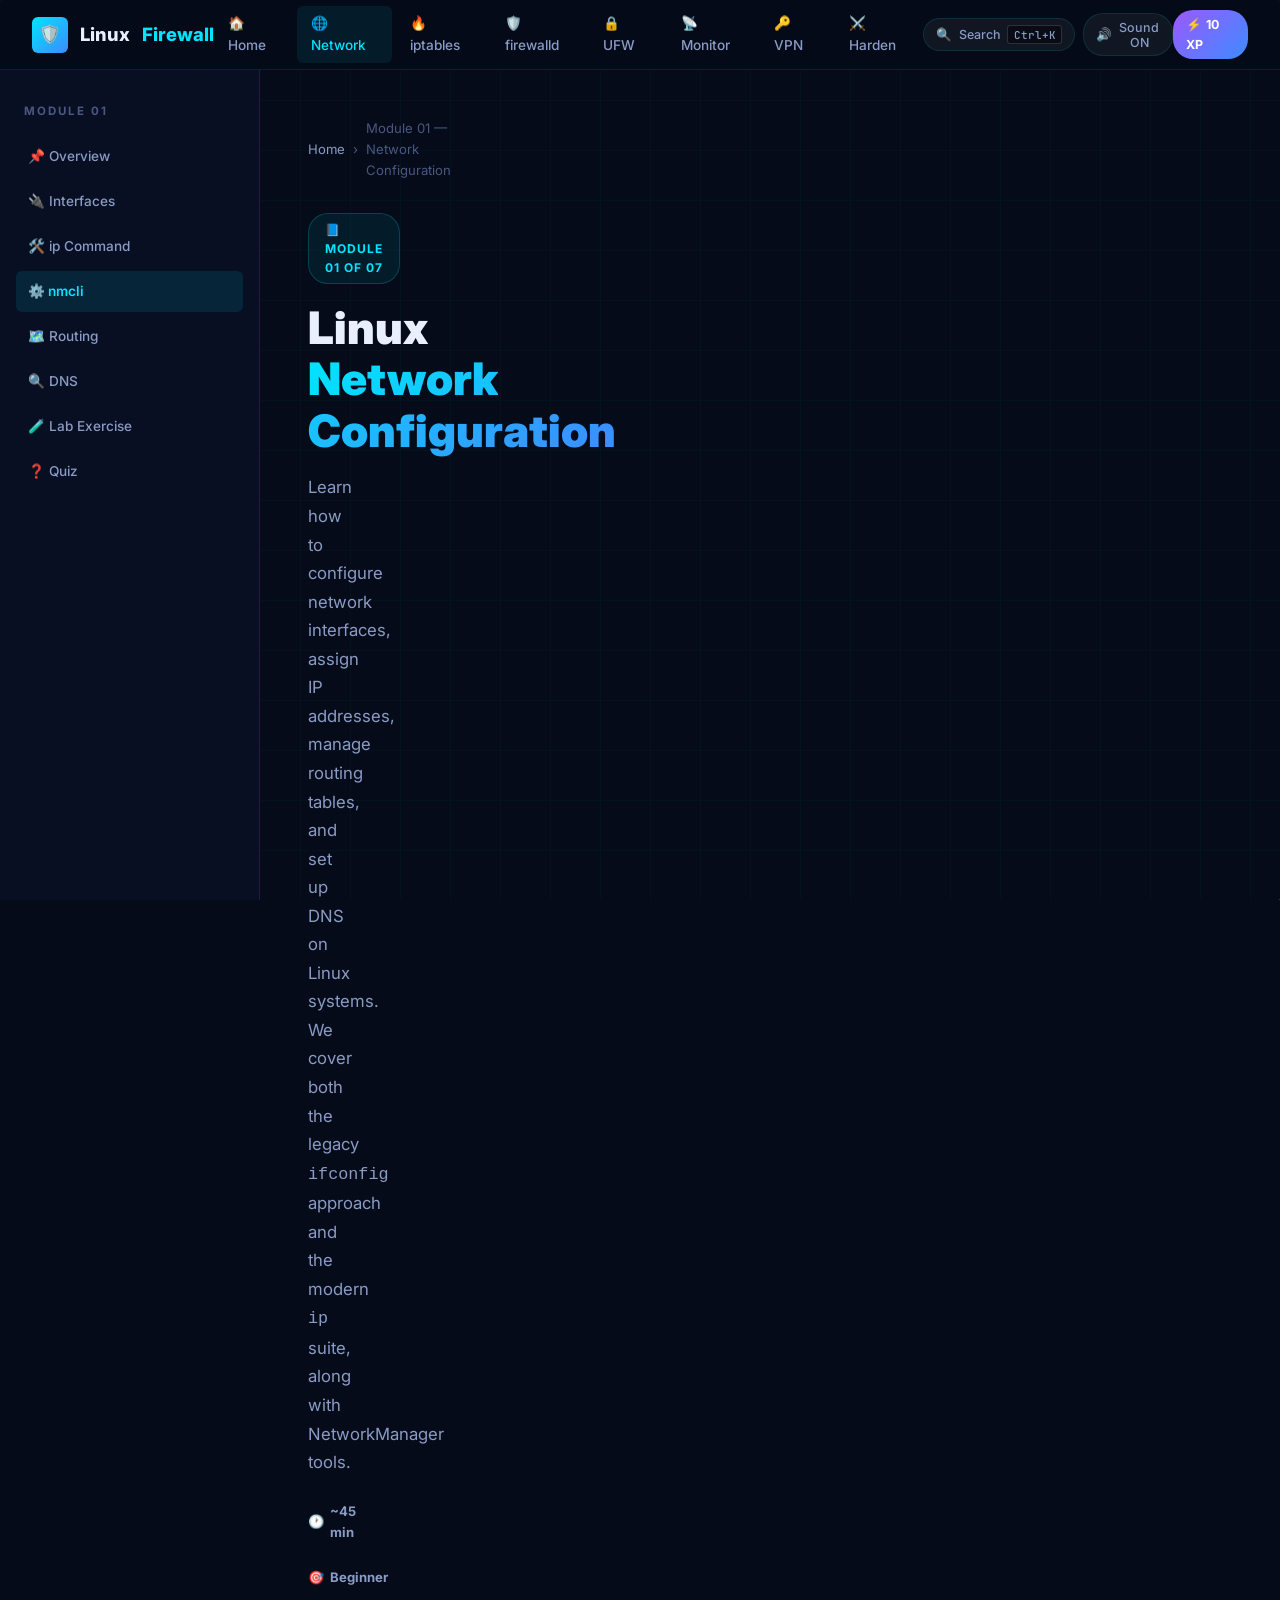
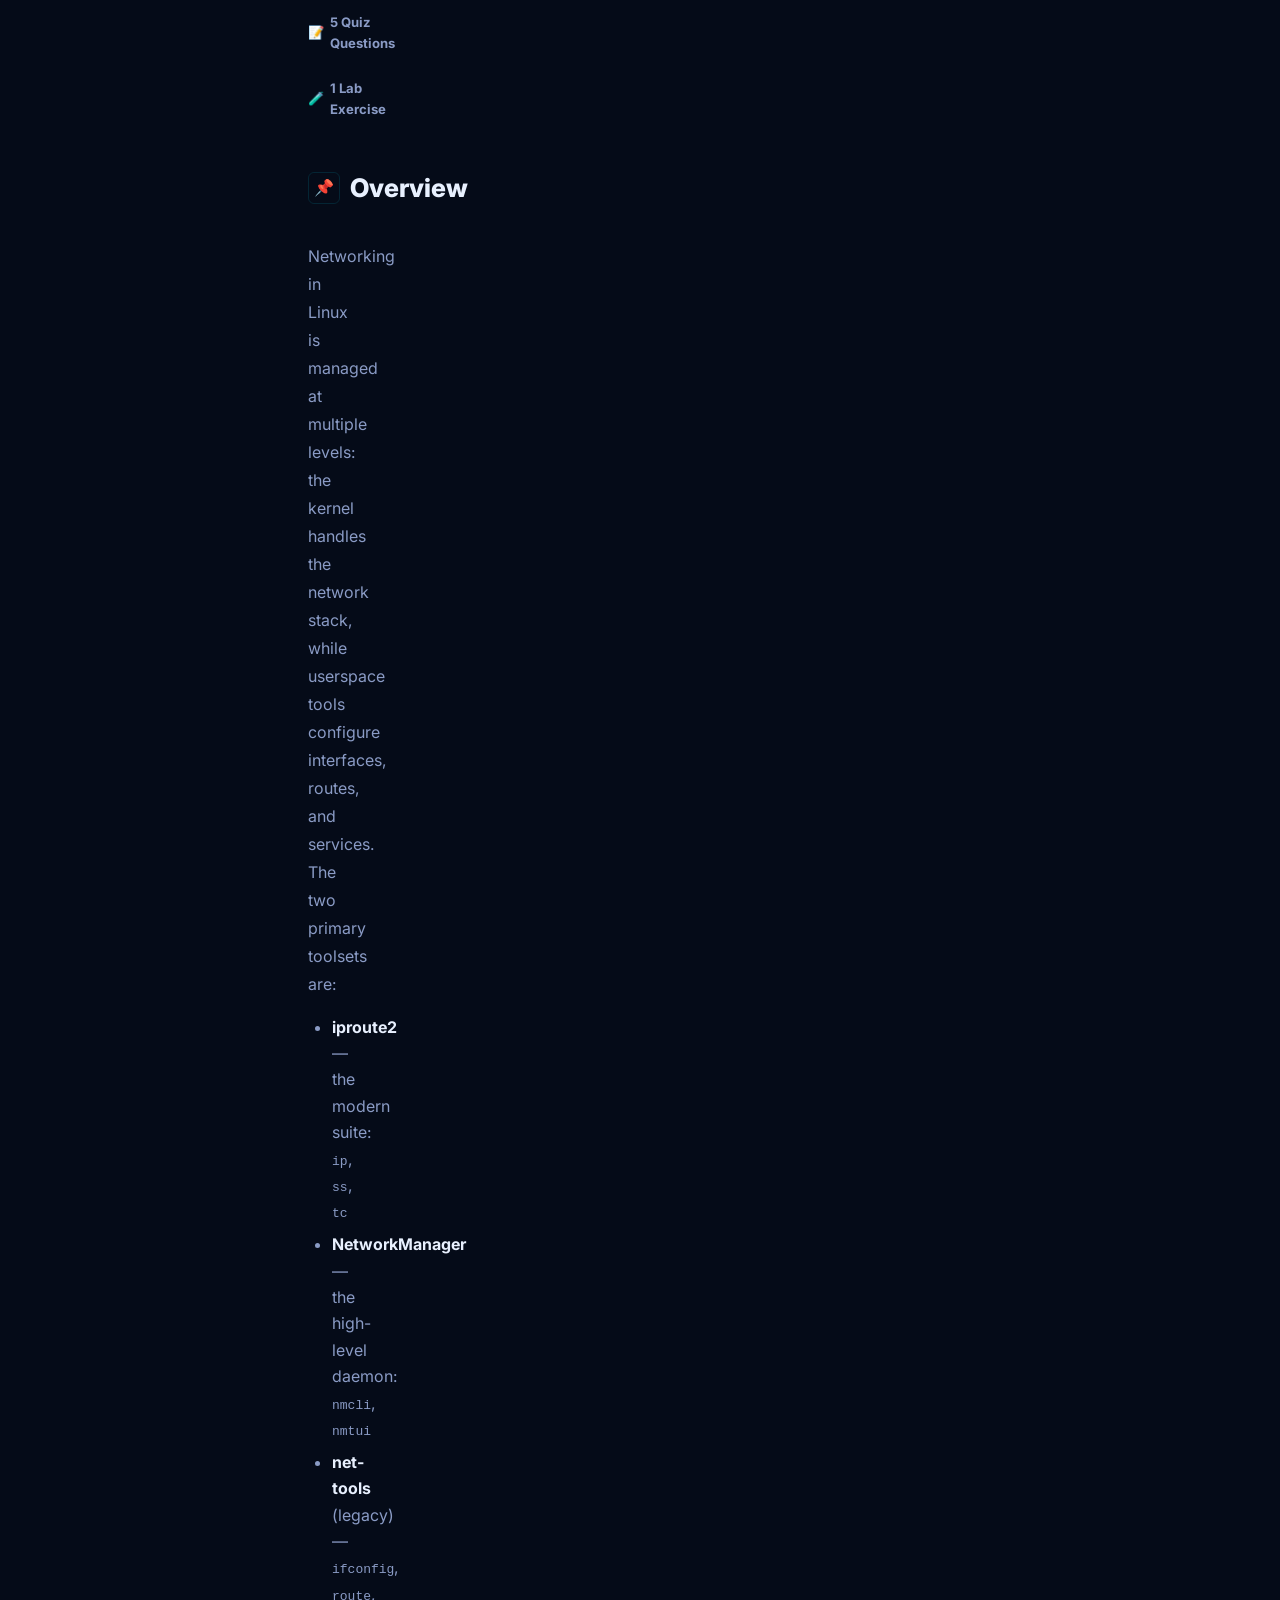
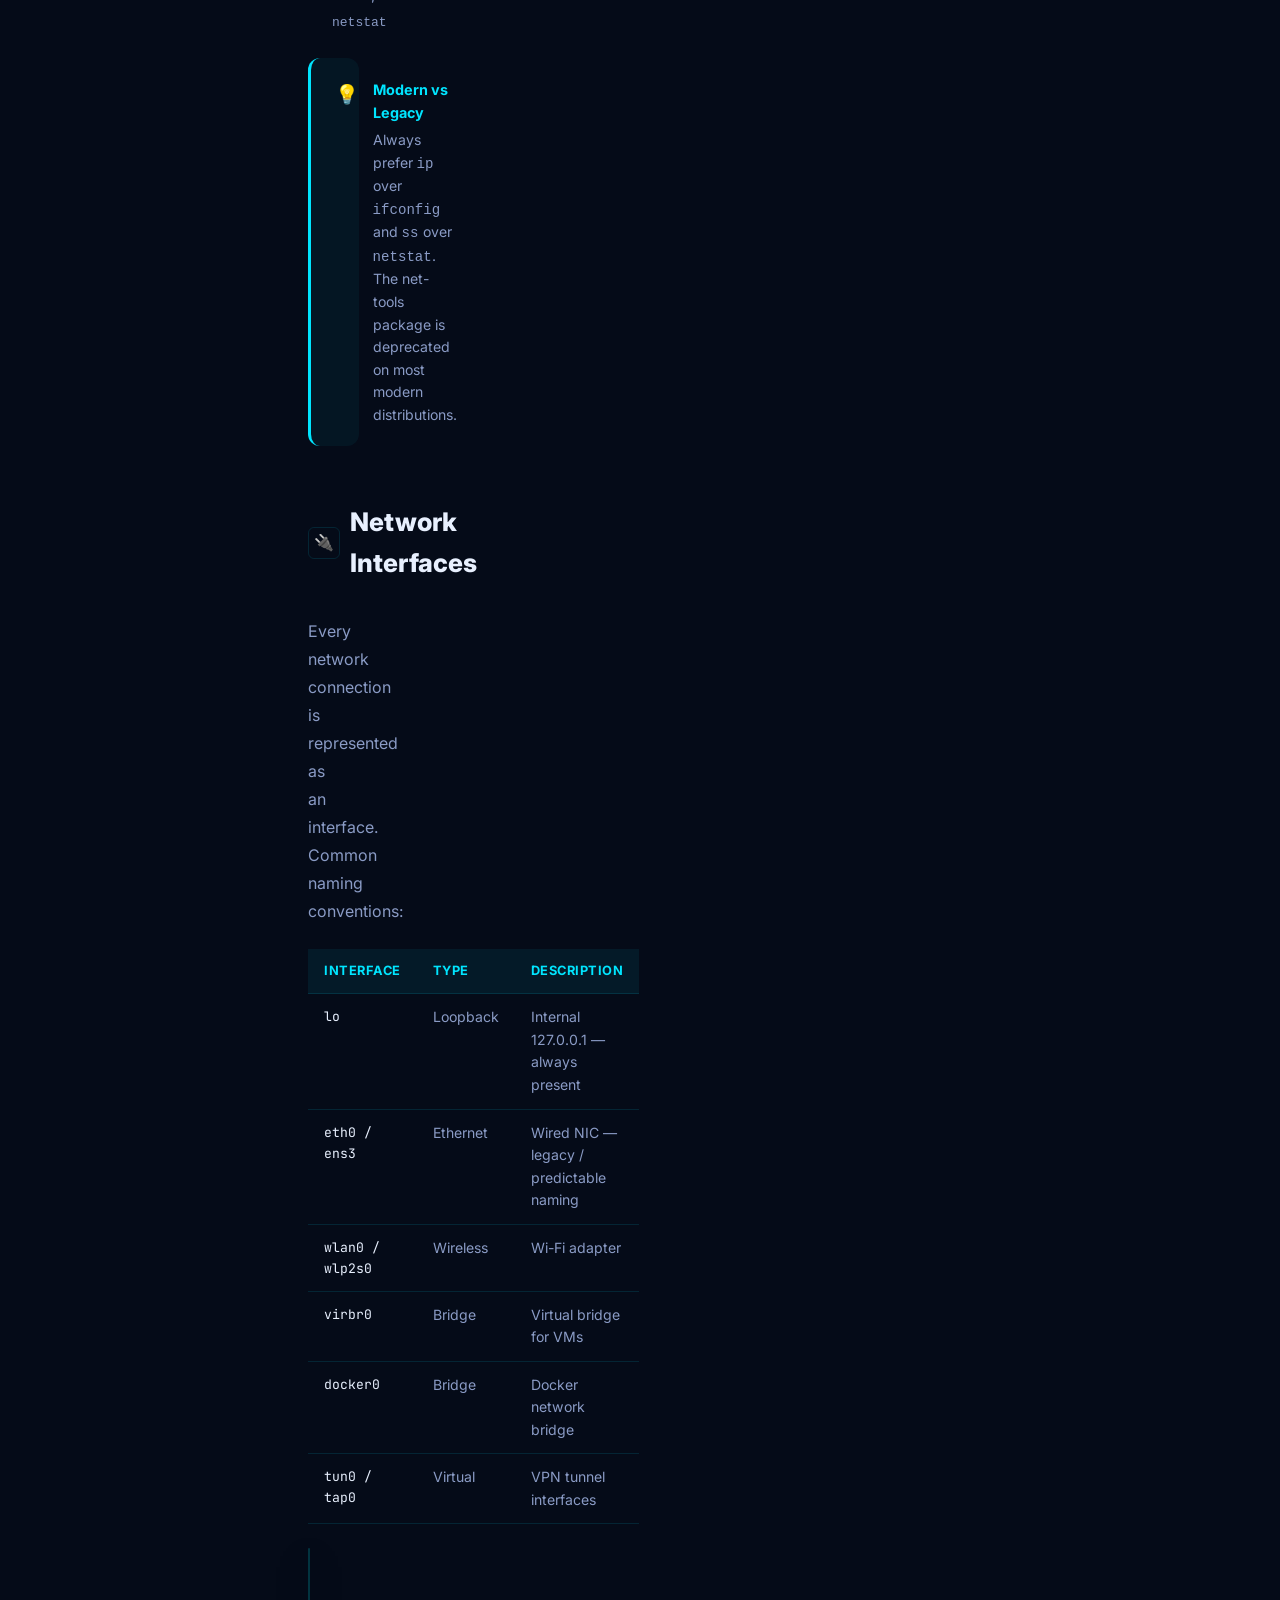
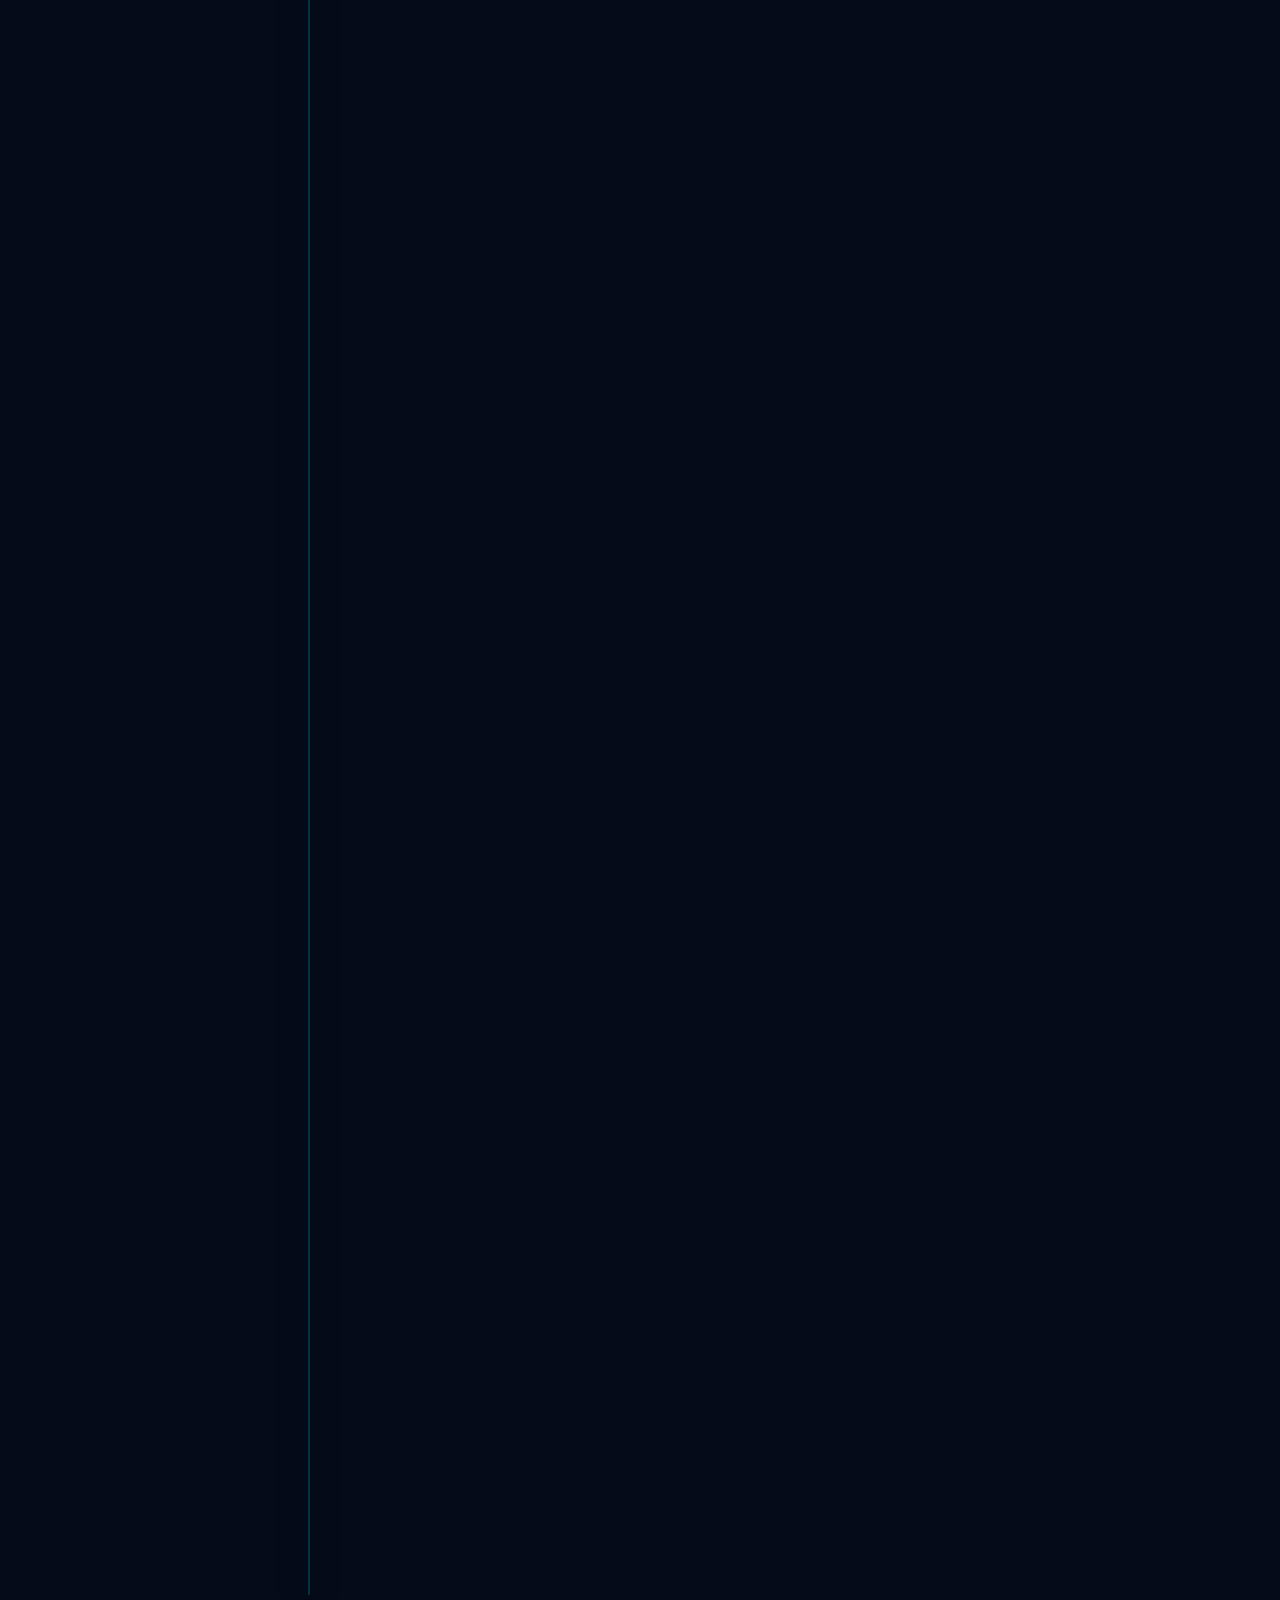
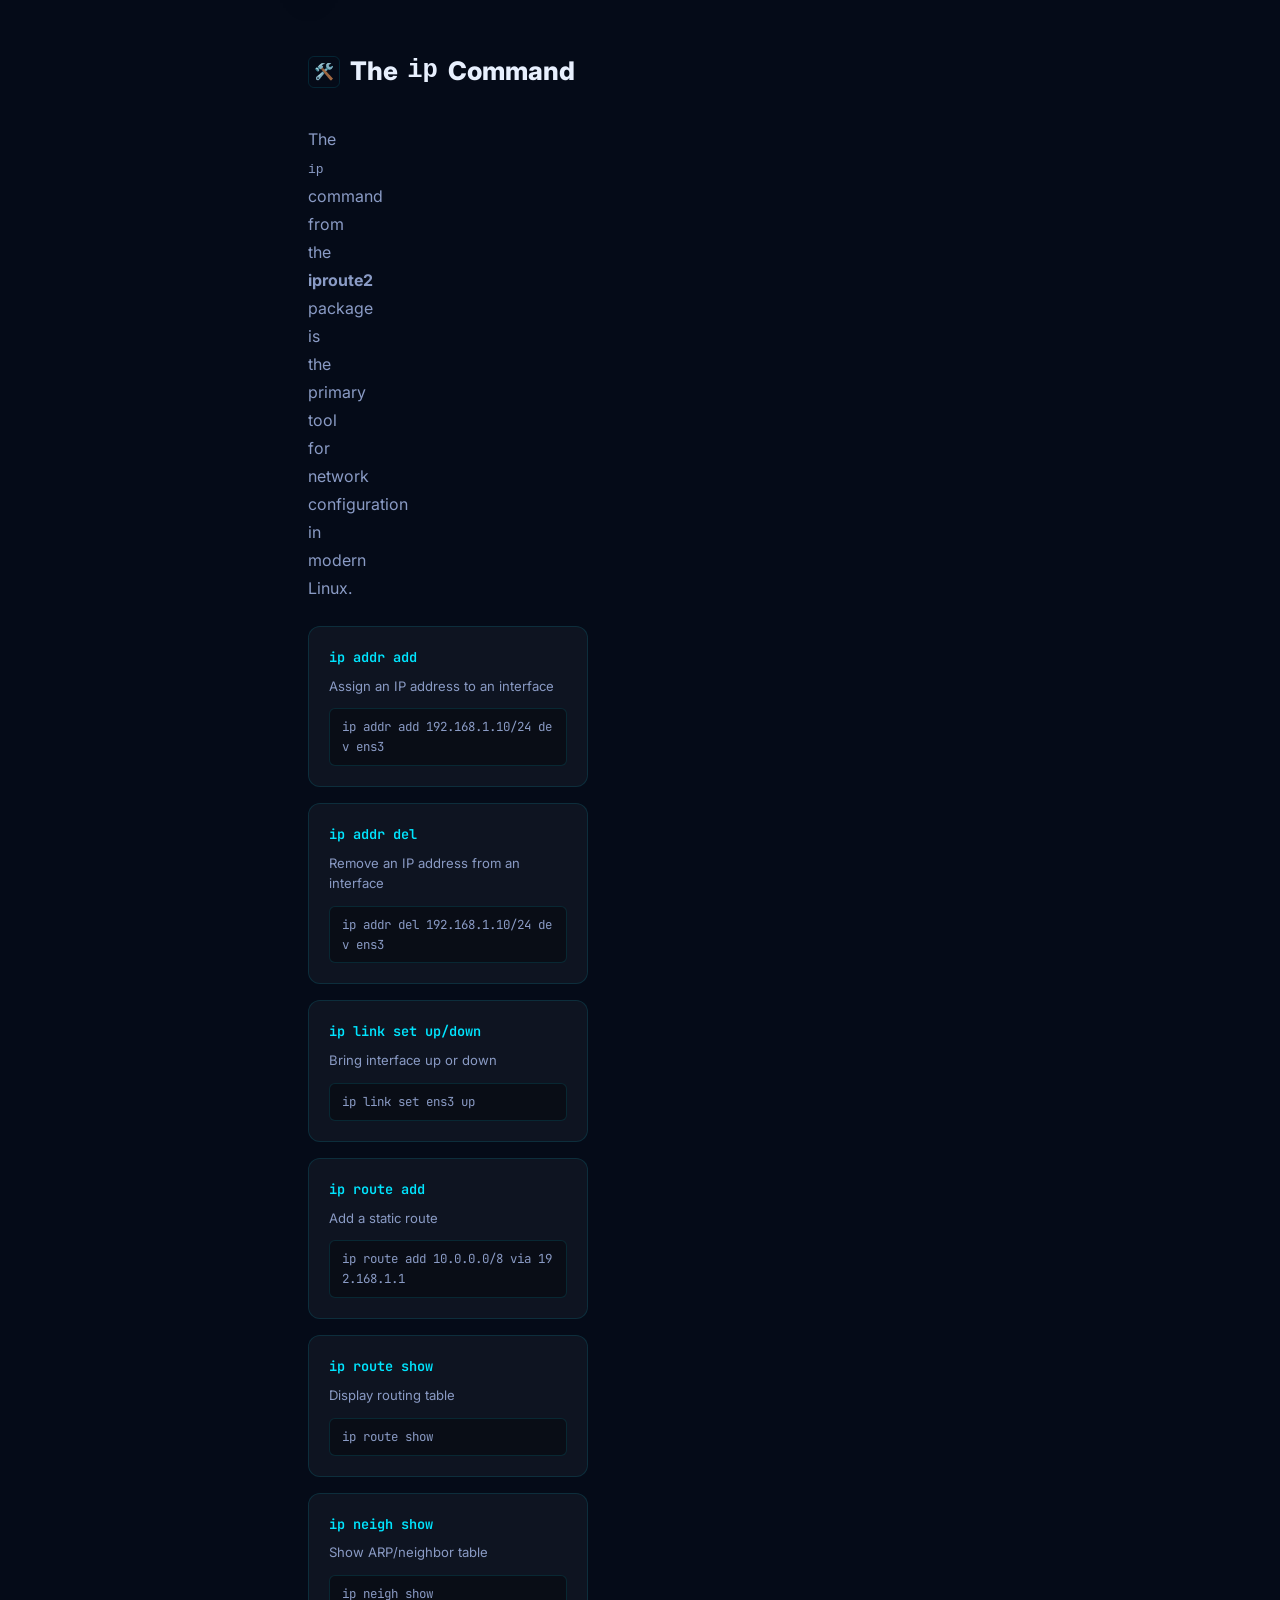
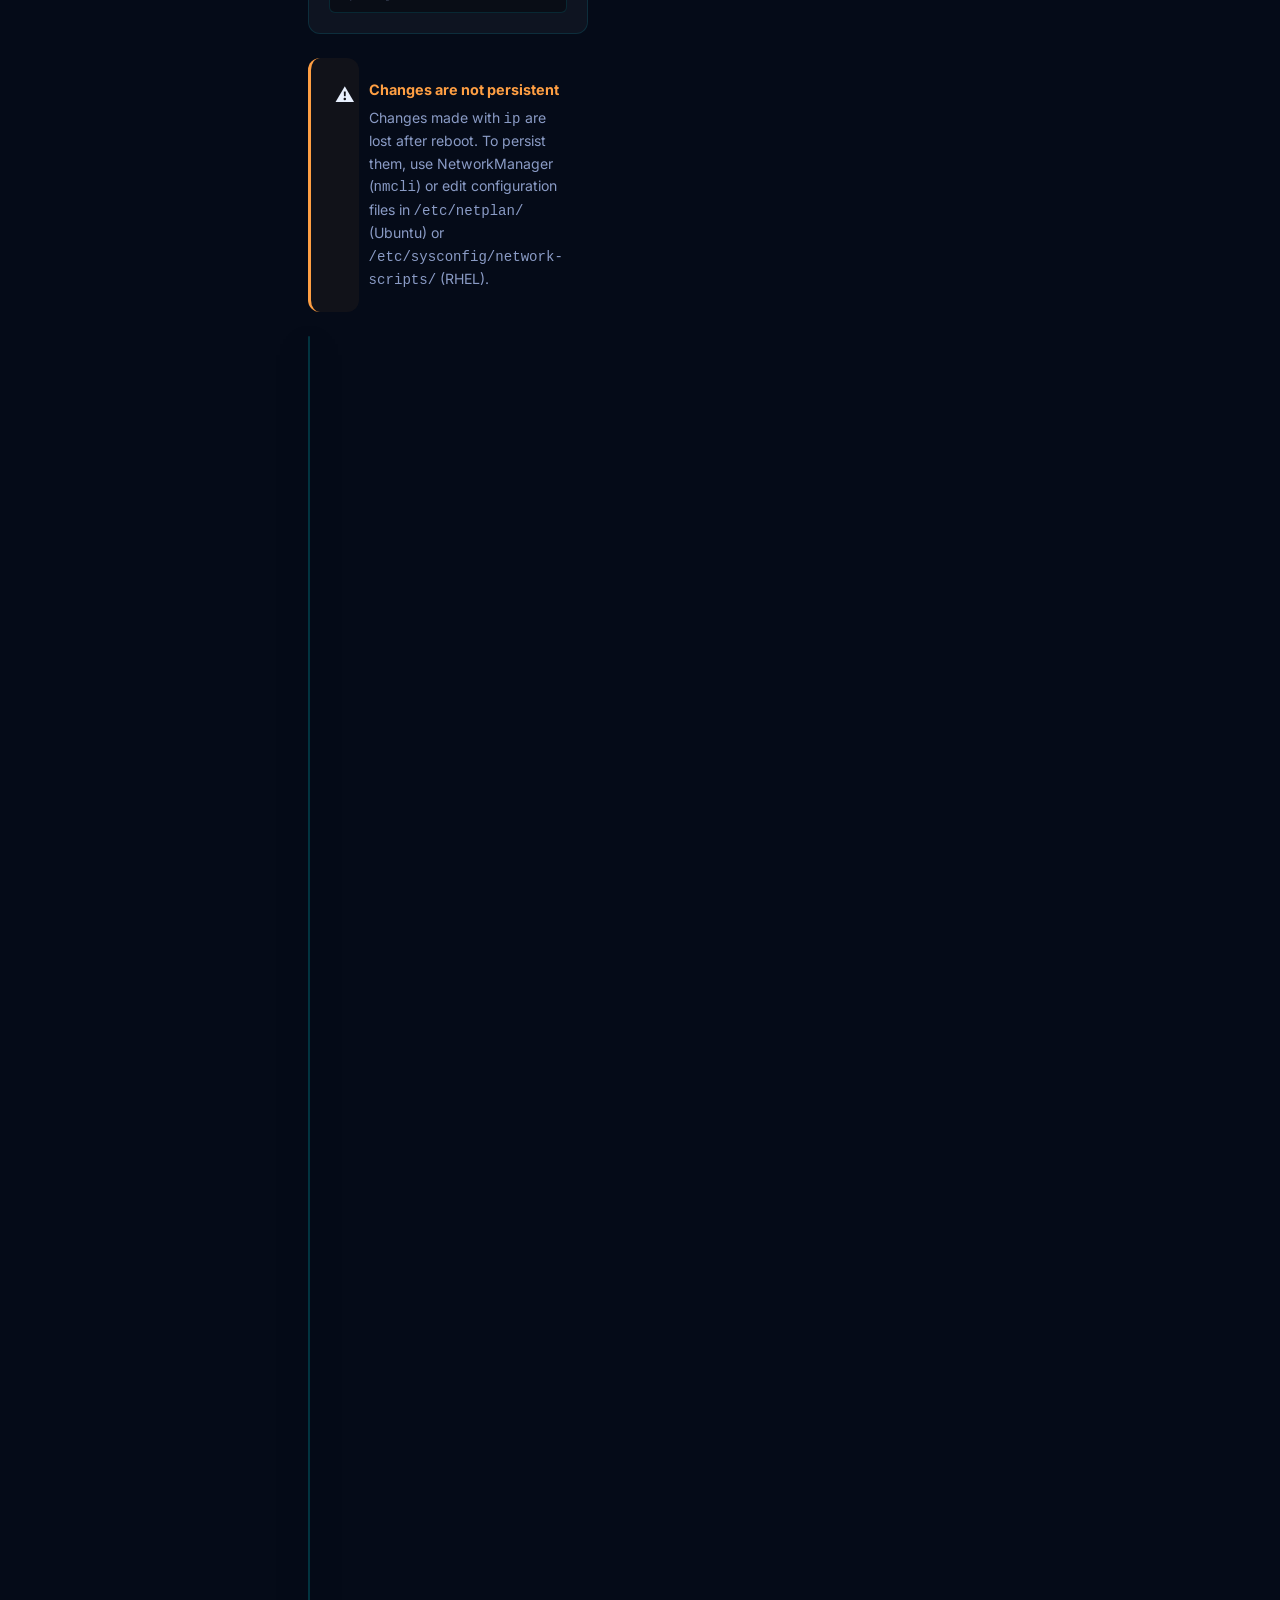
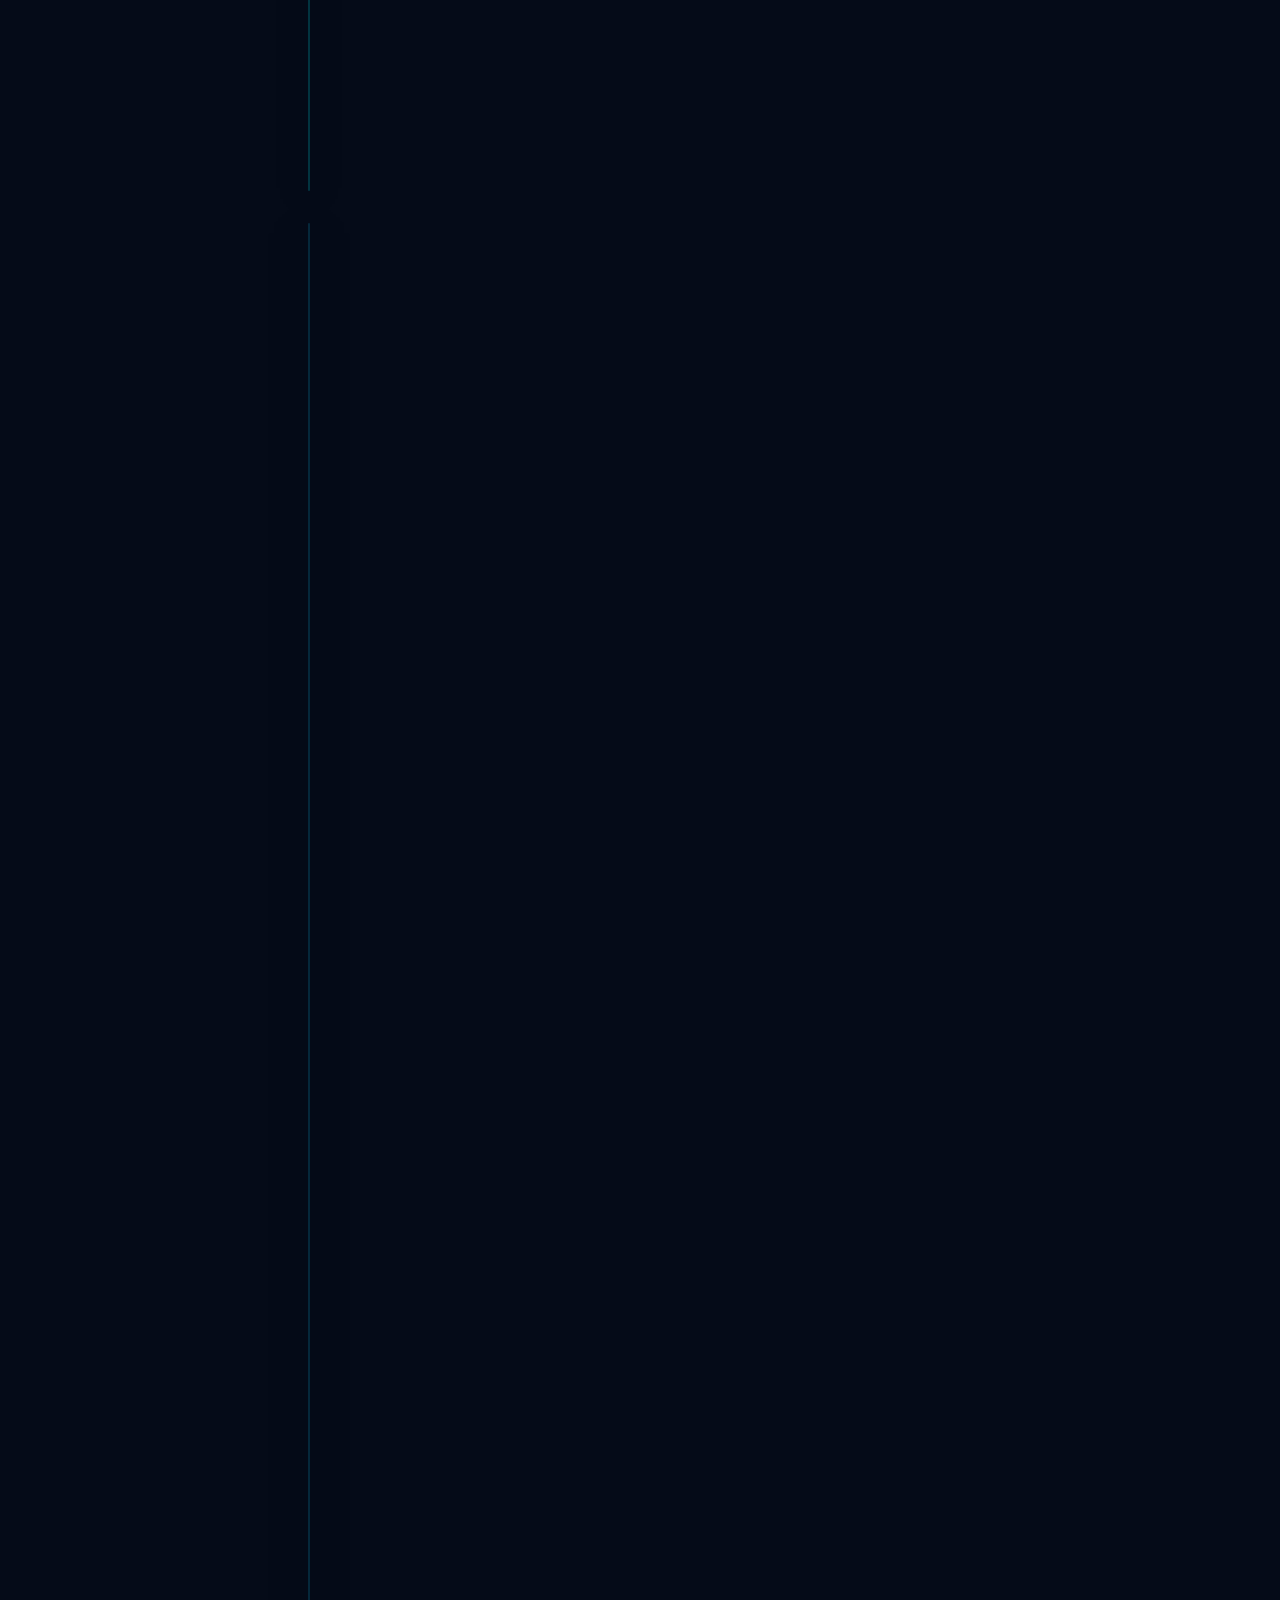
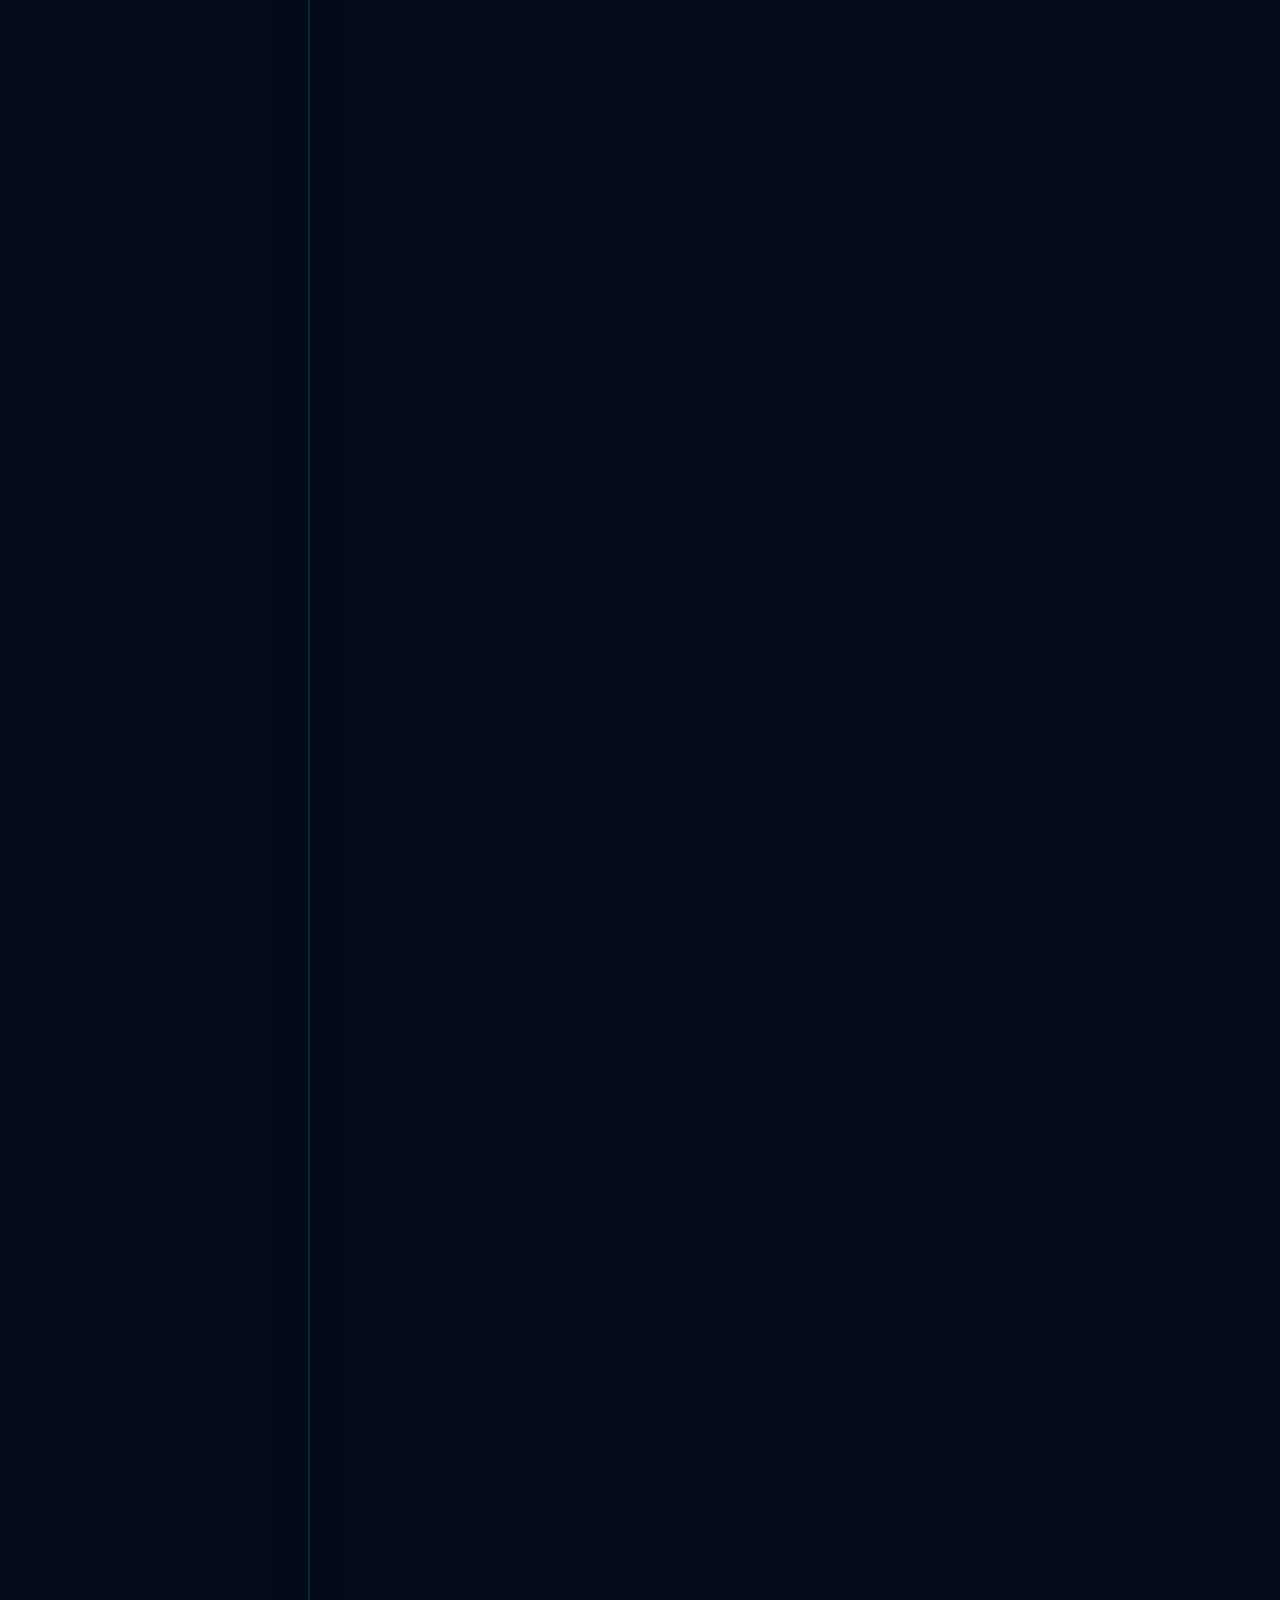
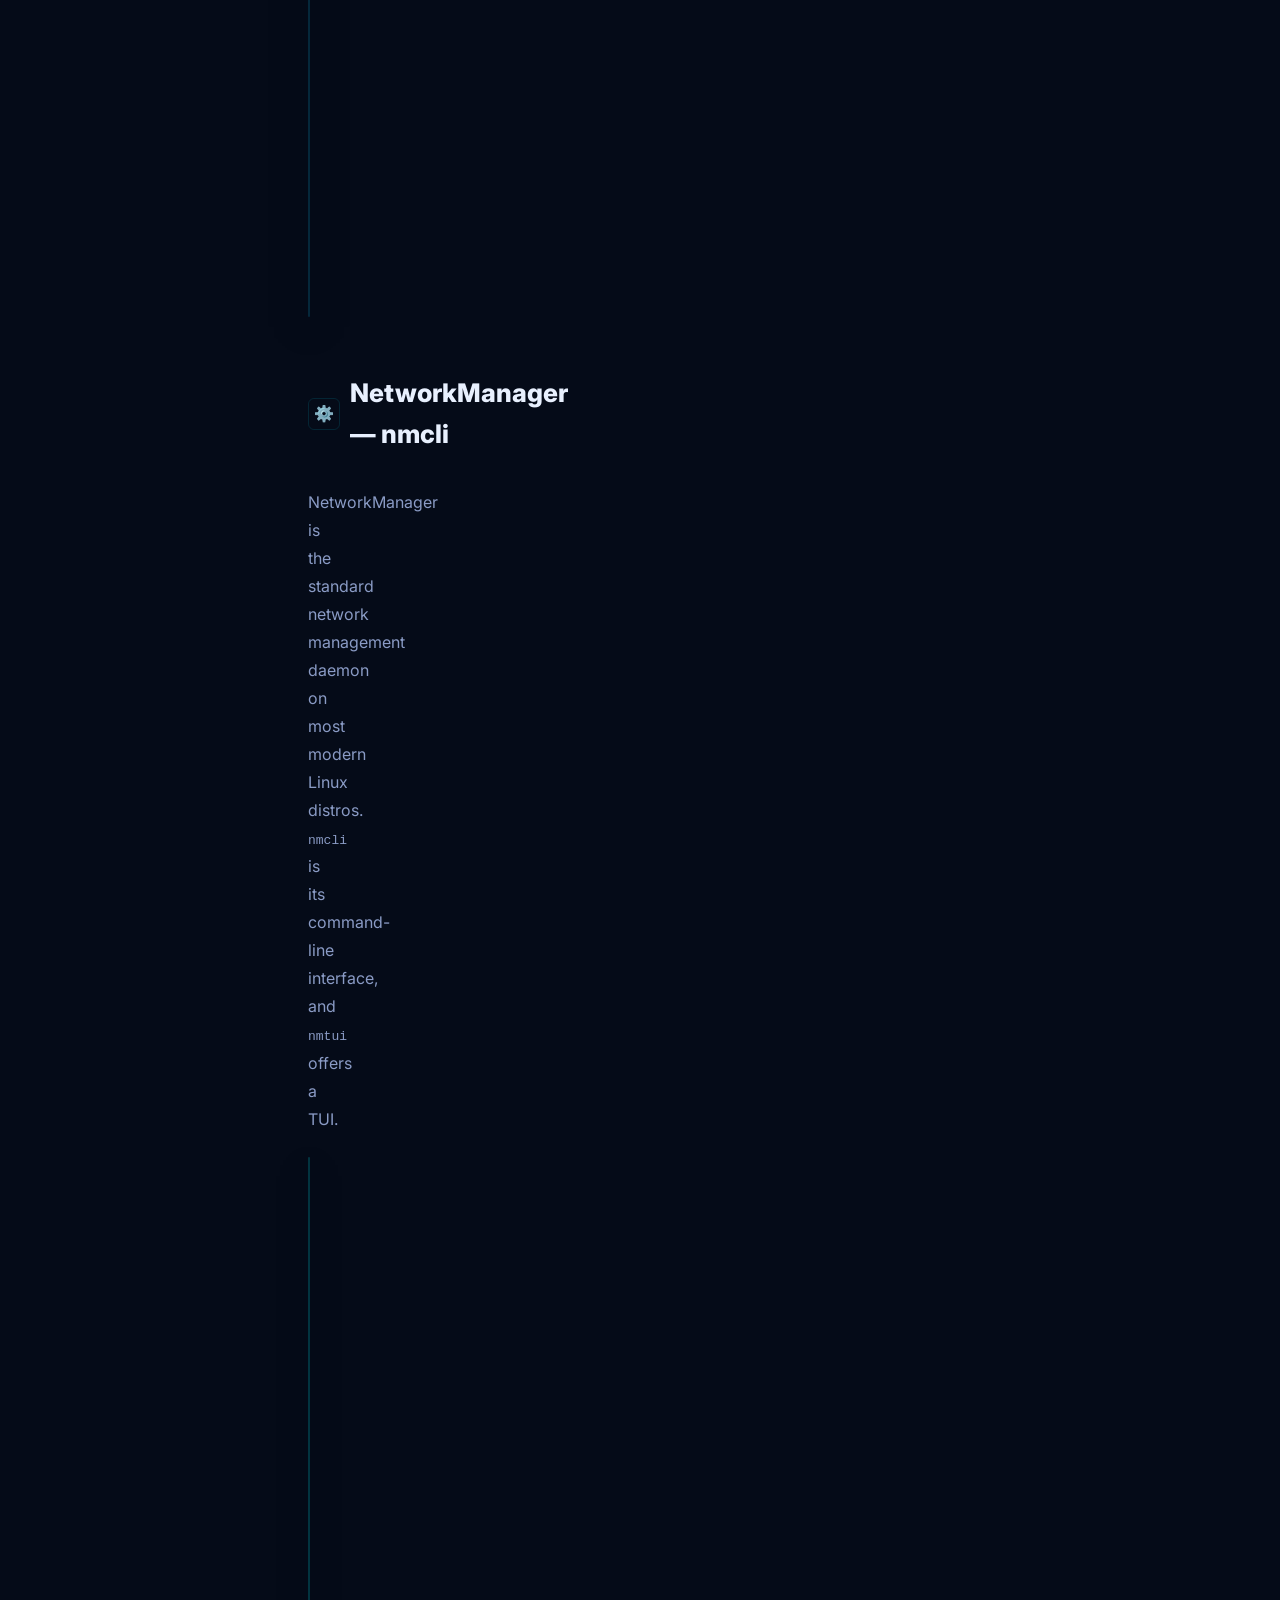
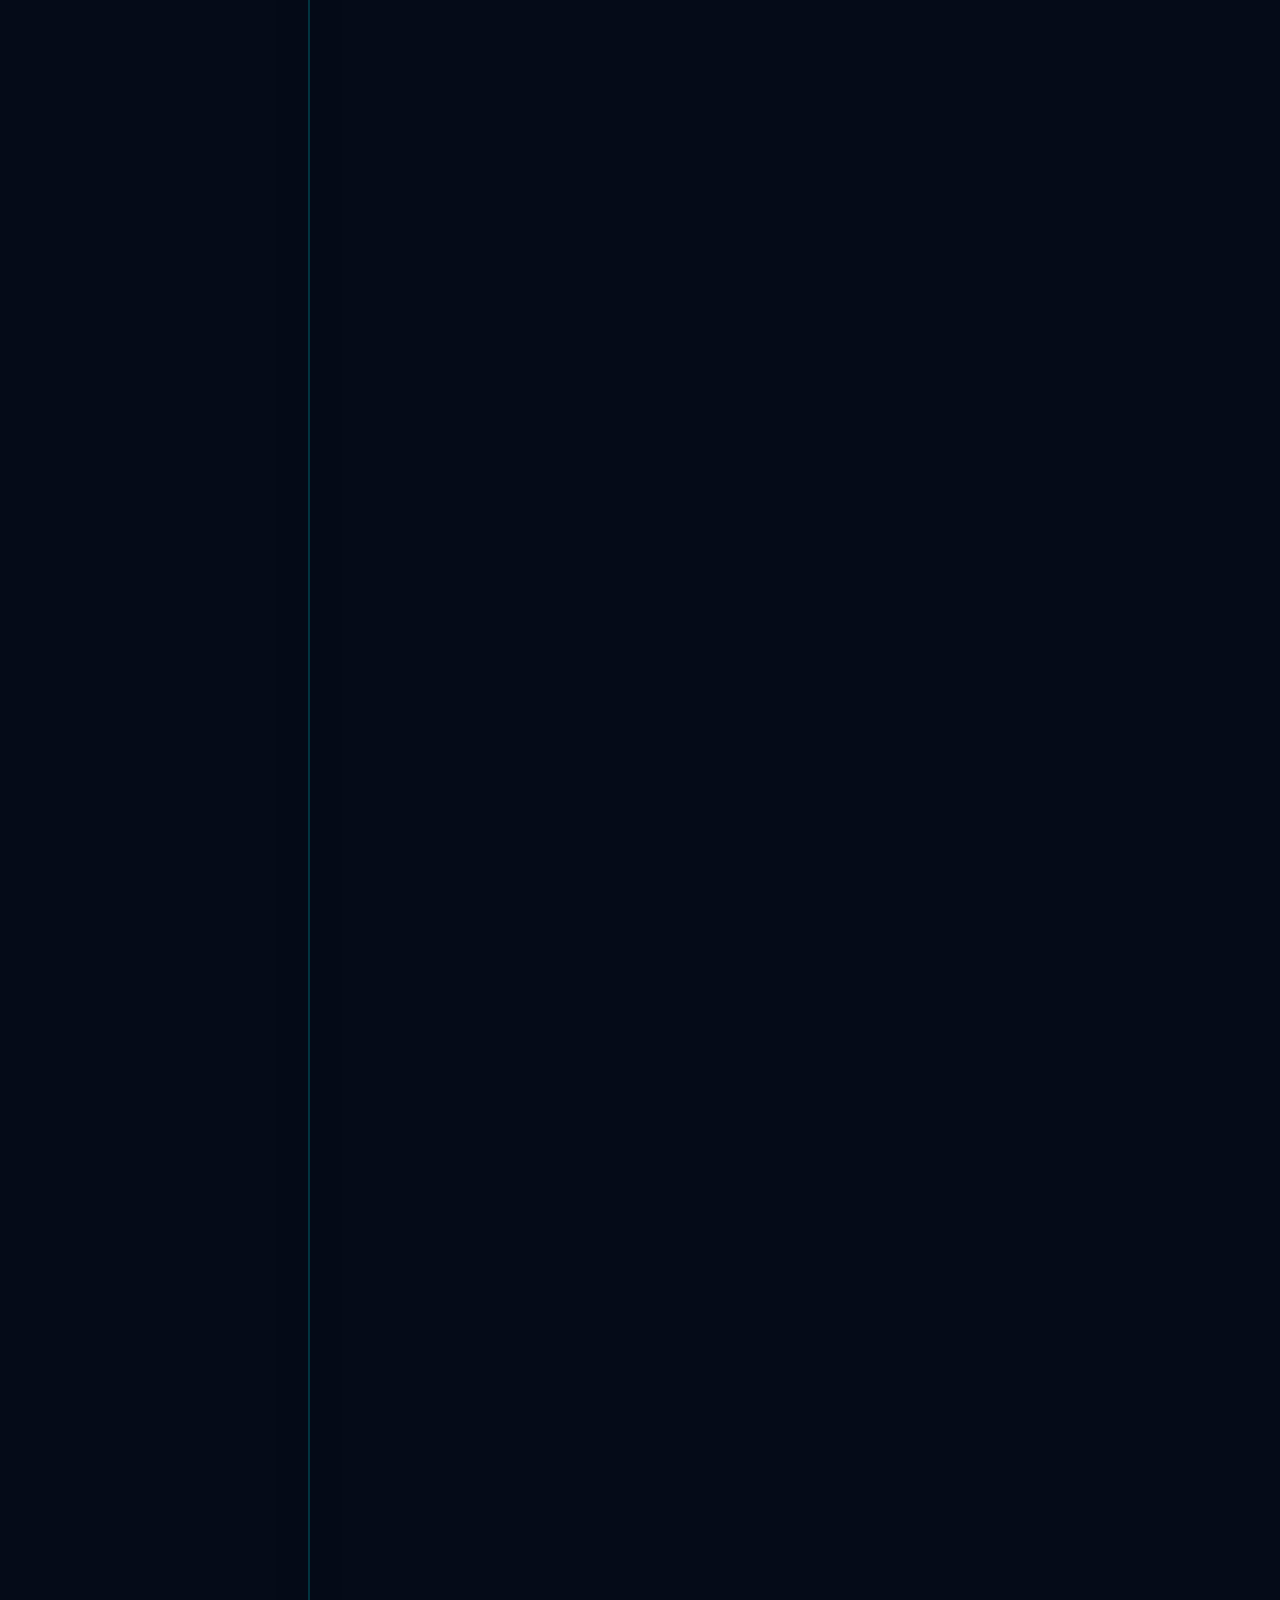
<file: pages/network-config.html>
<!DOCTYPE html>
<html lang="en">
<head>
  <meta charset="UTF-8" />
  <meta name="viewport" content="width=device-width, initial-scale=1.0" />
  <title>Network Configuration — LinuxFirewall</title>
  <meta name="description" content="Learn Linux network configuration: IP addressing, routing, DNS, DHCP using ip, nmcli, and nmtui commands." />
  <meta name="theme-color" content="#050b18" />
  <link rel="icon" href="data:image/svg+xml,<svg xmlns=%22http://www.w3.org/2000/svg%22 viewBox=%220 0 100 100%22><text y=%22.9em%22 font-size=%2290%22>%F0%9F%9B%A1%EF%B8%8F</text></svg>" />
  <meta property="og:type" content="website" />
  <meta property="og:title" content="Network Configuration — LinuxFirewall" />
  <meta property="og:description" content="Learn Linux network configuration: IP addressing, routing, DNS, DHCP using ip, nmcli, and nmtui commands." />
  <meta name="twitter:card" content="summary" />
  <meta name="twitter:title" content="Network Configuration — LinuxFirewall" />
  <meta name="twitter:description" content="Learn Linux network configuration: IP addressing, routing, DNS, DHCP using ip, nmcli, and nmtui commands." />
  <link rel="preconnect" href="https://fonts.googleapis.com" />
  <link rel="preconnect" href="https://fonts.gstatic.com" crossorigin />
  <link rel="stylesheet" href="https://fonts.googleapis.com/css2?family=Inter:wght@300;400;500;600;700;800;900&family=JetBrains+Mono:wght@400;500;600&display=swap" />
  <link rel="stylesheet" href="../styles/main.css" />
</head>
<body>
<canvas id="particle-canvas"></canvas>
<div class="wrapper">

  <!-- NAV -->
  <nav>
    <a href="../index.html" class="nav-logo">
      <div class="nav-logo-icon">🛡️</div>Linux<span>Firewall</span>
    </a>
    <ul class="nav-links">
      <li><a href="../index.html">🏠 Home</a></li>
      <li><a href="network-config.html" class="active">🌐 Network</a></li>
      <li><a href="iptables.html">🔥 iptables</a></li>
      <li><a href="firewalld.html">🛡️ firewalld</a></li>
      <li><a href="ufw.html">🔒 UFW</a></li>
      <li><a href="monitoring.html">📡 Monitor</a></li>
      <li><a href="vpn.html">🔑 VPN</a></li>
      <li><a href="hardening.html">⚔️ Harden</a></li>
    </ul>
    <div class="nav-progress"><span class="xp-badge">⚡ 0 XP</span></div>
    <div class="hamburger"><span></span><span></span><span></span></div>
  </nav>

  <div class="lesson-layout">

    <!-- SIDEBAR -->
    <aside class="lesson-sidebar">
      <div class="sidebar-title">Module 01</div>
      <ul class="sidebar-nav">
        <li><a href="#overview" class="active">📌 Overview</a></li>
        <li><a href="#interfaces">🔌 Interfaces</a></li>
        <li><a href="#ip-cmd">🛠️ ip Command</a></li>
        <li><a href="#nmcli">⚙️ nmcli</a></li>
        <li><a href="#routing">🗺️ Routing</a></li>
        <li><a href="#dns">🔍 DNS</a></li>
        <li><a href="#lab">🧪 Lab Exercise</a></li>
        <li><a href="#quiz">❓ Quiz</a></li>
      </ul>
    </aside>

    <!-- MAIN -->
    <main class="lesson-main">
      <div class="lesson-breadcrumb">
        <a href="../index.html">Home</a>
        <span class="sep">›</span>
        <span>Module 01 — Network Configuration</span>
      </div>

      <header class="lesson-header">
        <div class="lesson-module-badge">📘 Module 01 of 07</div>
        <h1 class="lesson-title">Linux <span>Network Configuration</span></h1>
        <p class="lesson-intro">Learn how to configure network interfaces, assign IP addresses, manage routing tables, and set up DNS on Linux systems. We cover both the legacy <code>ifconfig</code> approach and the modern <code>ip</code> suite, along with NetworkManager tools.</p>
        <div class="lesson-meta-row">
          <span class="meta-item">🕐 <strong>~45 min</strong></span>
          <span class="meta-item">🎯 <strong>Beginner</strong></span>
          <span class="meta-item">📝 <strong>5 Quiz Questions</strong></span>
          <span class="meta-item">🧪 <strong>1 Lab Exercise</strong></span>
        </div>
      </header>

      <!-- OVERVIEW -->
      <section class="content-section" data-section="overview" id="overview">
        <h2 class="sect-title"><span class="sect-icon">📌</span> Overview</h2>
        <p class="body-text">Networking in Linux is managed at multiple levels: the kernel handles the network stack, while userspace tools configure interfaces, routes, and services. The two primary toolsets are:</p>
        <ul class="body-list">
          <li><strong>iproute2</strong> — the modern suite: <code>ip</code>, <code>ss</code>, <code>tc</code></li>
          <li><strong>NetworkManager</strong> — the high-level daemon: <code>nmcli</code>, <code>nmtui</code></li>
          <li><strong>net-tools</strong> (legacy) — <code>ifconfig</code>, <code>route</code>, <code>netstat</code></li>
        </ul>
        <div class="info-box tip">
          <div class="info-box-icon">💡</div>
          <div class="info-box-body">
            <div class="info-box-title">Modern vs Legacy</div>
            <div class="info-box-text">Always prefer <code>ip</code> over <code>ifconfig</code> and <code>ss</code> over <code>netstat</code>. The net-tools package is deprecated on most modern distributions.</div>
          </div>
        </div>
      </section>

      <!-- INTERFACES -->
      <section class="content-section" data-section="interfaces" id="interfaces">
        <h2 class="sect-title"><span class="sect-icon">🔌</span> Network Interfaces</h2>
        <p class="body-text">Every network connection is represented as an interface. Common naming conventions:</p>
        <table class="data-table">
          <thead><tr><th>Interface</th><th>Type</th><th>Description</th></tr></thead>
          <tbody>
            <tr><td>lo</td><td>Loopback</td><td>Internal 127.0.0.1 — always present</td></tr>
            <tr><td>eth0 / ens3</td><td>Ethernet</td><td>Wired NIC — legacy / predictable naming</td></tr>
            <tr><td>wlan0 / wlp2s0</td><td>Wireless</td><td>Wi-Fi adapter</td></tr>
            <tr><td>virbr0</td><td>Bridge</td><td>Virtual bridge for VMs</td></tr>
            <tr><td>docker0</td><td>Bridge</td><td>Docker network bridge</td></tr>
            <tr><td>tun0 / tap0</td><td>Virtual</td><td>VPN tunnel interfaces</td></tr>
          </tbody>
        </table>

        <div class="terminal">
          <div class="terminal-bar">
            <div class="terminal-dots"><span class="dot-r"></span><span class="dot-y"></span><span class="dot-g"></span></div>
            <span class="terminal-label">bash</span>
            <button class="terminal-copy">copy</button>
          </div>
          <div class="terminal-body">
<span class="prompt">$ </span><span class="cmd">ip</span> <span class="flag">link</span> show
<span class="output">1: lo: &lt;LOOPBACK,UP,LOWER_UP&gt; mtu 65536 qdisc noqueue state UNKNOWN</span>
<span class="output">    link/loopback 00:00:00:00:00:00 brd 00:00:00:00:00:00</span>
<span class="output">2: ens3: &lt;BROADCAST,MULTICAST,UP,LOWER_UP&gt; mtu 1500 qdisc fq_codel state UP</span>
<span class="output">    link/ether 52:54:00:12:34:56 brd ff:ff:ff:ff:ff:ff</span>
<br>
<span class="prompt">$ </span><span class="cmd">ip</span> <span class="flag">addr</span> show
<span class="output">2: ens3: &lt;BROADCAST,MULTICAST,UP,LOWER_UP&gt; mtu 1500 qdisc fq_codel state UP</span>
<span class="output">    inet 192.168.1.100/24 brd 192.168.1.255 scope global ens3</span>
<br>
<span class="prompt">$ </span><span class="cmd">ip</span> <span class="flag">-s</span> link show ens3  <span class="comment"># show statistics</span>
          </div>
        </div>
      </section>

      <!-- IP COMMAND -->
      <section class="content-section" data-section="ip-cmd" id="ip-cmd">
        <h2 class="sect-title"><span class="sect-icon">🛠️</span> The <code>ip</code> Command</h2>
        <p class="body-text">The <code>ip</code> command from the <strong>iproute2</strong> package is the primary tool for network configuration in modern Linux.</p>

        <div class="cmd-grid">
          <div class="cmd-card">
            <div class="cmd-card-title">ip addr add</div>
            <div class="cmd-card-desc">Assign an IP address to an interface</div>
            <div class="cmd-card-syntax">ip addr add 192.168.1.10/24 dev ens3</div>
          </div>
          <div class="cmd-card">
            <div class="cmd-card-title">ip addr del</div>
            <div class="cmd-card-desc">Remove an IP address from an interface</div>
            <div class="cmd-card-syntax">ip addr del 192.168.1.10/24 dev ens3</div>
          </div>
          <div class="cmd-card">
            <div class="cmd-card-title">ip link set up/down</div>
            <div class="cmd-card-desc">Bring interface up or down</div>
            <div class="cmd-card-syntax">ip link set ens3 up</div>
          </div>
          <div class="cmd-card">
            <div class="cmd-card-title">ip route add</div>
            <div class="cmd-card-desc">Add a static route</div>
            <div class="cmd-card-syntax">ip route add 10.0.0.0/8 via 192.168.1.1</div>
          </div>
          <div class="cmd-card">
            <div class="cmd-card-title">ip route show</div>
            <div class="cmd-card-desc">Display routing table</div>
            <div class="cmd-card-syntax">ip route show</div>
          </div>
          <div class="cmd-card">
            <div class="cmd-card-title">ip neigh show</div>
            <div class="cmd-card-desc">Show ARP/neighbor table</div>
            <div class="cmd-card-syntax">ip neigh show</div>
          </div>
        </div>

        <div class="info-box warn">
          <div class="info-box-icon">⚠️</div>
          <div class="info-box-body">
            <div class="info-box-title">Changes are not persistent</div>
            <div class="info-box-text">Changes made with <code>ip</code> are lost after reboot. To persist them, use NetworkManager (<code>nmcli</code>) or edit configuration files in <code>/etc/netplan/</code> (Ubuntu) or <code>/etc/sysconfig/network-scripts/</code> (RHEL).</div>
          </div>
        </div>

        <div class="terminal">
          <div class="terminal-bar">
            <div class="terminal-dots"><span class="dot-r"></span><span class="dot-y"></span><span class="dot-g"></span></div>
            <span class="terminal-label">bash — configure static IP</span>
            <button class="terminal-copy">copy</button>
          </div>
          <div class="terminal-body">
<span class="comment"># Assign static IP</span>
<span class="prompt">$ </span><span class="cmd">sudo ip</span> addr add <span class="arg">192.168.1.50/24</span> dev ens3
<span class="prompt">$ </span><span class="cmd">sudo ip</span> link set ens3 up
<span class="prompt">$ </span><span class="cmd">sudo ip</span> route add default via <span class="arg">192.168.1.1</span>
<br>
<span class="comment"># Verify configuration</span>
<span class="prompt">$ </span><span class="cmd">ip</span> addr show ens3
<span class="prompt">$ </span><span class="cmd">ip</span> route show
<span class="success-out">default via 192.168.1.1 dev ens3</span>
<span class="success-out">192.168.1.0/24 dev ens3  proto kernel  scope link  src 192.168.1.50</span>
          </div>
        </div>

        <!-- INTERACTIVE INTERFACE CONFIGURATOR STUDIO -->
        <div class="widget-studio">
          <div class="widget-studio-header">
            <div class="widget-studio-title">
              <span>⚡ Live Interface & Network Config Studio</span>
              <span class="live-badge"><span class="live-dot"></span> REALTIME SYNTAX</span>
            </div>
            <span class="chip">iproute2 + NetworkManager + Netplan</span>
          </div>
          <div class="widget-studio-body">
            <p style="color:var(--text-secondary);font-size:0.88rem;margin-bottom:1.25rem;">Enter interface parameters to generate equivalent production commands for temporary runtime (<code>ip</code>), persistent RedHat/Debian NetworkManager (<code>nmcli</code>), and modern Ubuntu (<code>netplan</code>) simultaneously.</p>
            
            <div style="display:grid;grid-template-columns:repeat(auto-fit,minmax(180px,1fr));gap:1rem;margin-bottom:1.5rem;">
              <div>
                <label class="studio-label" for="ncs-iface">Interface Name</label>
                <input type="text" id="ncs-iface" class="studio-input" value="ens3" placeholder="e.g. ens3, eth0" />
              </div>
              <div>
                <label class="studio-label" for="ncs-ip">IPv4 / CIDR</label>
                <input type="text" id="ncs-ip" class="studio-input" value="192.168.1.50/24" placeholder="e.g. 192.168.1.50/24" />
              </div>
              <div>
                <label class="studio-label" for="ncs-gw">Default Gateway</label>
                <input type="text" id="ncs-gw" class="studio-input" value="192.168.1.1" placeholder="e.g. 192.168.1.1" />
              </div>
              <div>
                <label class="studio-label" for="ncs-dns">DNS Resolvers</label>
                <input type="text" id="ncs-dns" class="studio-input" value="8.8.8.8 1.1.1.1" placeholder="e.g. 8.8.8.8 1.1.1.1" />
              </div>
            </div>

            <div class="widget-studio-split" style="grid-template-columns:1fr 1fr 1fr;">
              <div>
                <div style="font-size:0.8rem;font-weight:700;color:var(--cyan);margin-bottom:0.4rem;">1. iproute2 (Runtime)</div>
                <div class="studio-code-box" id="ncs-out-ip"></div>
              </div>
              <div>
                <div style="font-size:0.8rem;font-weight:700;color:var(--purple);margin-bottom:0.4rem;">2. NetworkManager (Persistent)</div>
                <div class="studio-code-box" id="ncs-out-nmcli"></div>
              </div>
              <div>
                <div style="font-size:0.8rem;font-weight:700;color:var(--green);margin-bottom:0.4rem;">3. Netplan YAML (Ubuntu)</div>
                <div class="studio-code-box" id="ncs-out-netplan"></div>
              </div>
            </div>
          </div>
        </div>
      </section>

      <!-- NMCLI -->
      <section class="content-section" data-section="nmcli" id="nmcli">
        <h2 class="sect-title"><span class="sect-icon">⚙️</span> NetworkManager — nmcli</h2>
        <p class="body-text">NetworkManager is the standard network management daemon on most modern Linux distros. <code>nmcli</code> is its command-line interface, and <code>nmtui</code> offers a TUI.</p>

        <div class="terminal">
          <div class="terminal-bar">
            <div class="terminal-dots"><span class="dot-r"></span><span class="dot-y"></span><span class="dot-g"></span></div>
            <span class="terminal-label">bash — nmcli essentials</span>
            <button class="terminal-copy">copy</button>
          </div>
          <div class="terminal-body">
<span class="comment"># List all connections</span>
<span class="prompt">$ </span><span class="cmd">nmcli</span> connection show
<br>
<span class="comment"># Show device status</span>
<span class="prompt">$ </span><span class="cmd">nmcli</span> device status
<br>
<span class="comment"># Add a static IP connection</span>
<span class="prompt">$ </span><span class="cmd">sudo nmcli</span> con add type ethernet \
    con-name <span class="arg">"static-ens3"</span> \
    ifname <span class="arg">ens3</span> \
    ipv4.method manual \
    ipv4.addresses <span class="arg">"192.168.1.50/24"</span> \
    ipv4.gateway <span class="arg">"192.168.1.1"</span> \
    ipv4.dns <span class="arg">"8.8.8.8 8.8.4.4"</span>
<br>
<span class="comment"># Activate the connection</span>
<span class="prompt">$ </span><span class="cmd">sudo nmcli</span> con up <span class="arg">static-ens3</span>
<br>
<span class="comment"># Switch to DHCP</span>
<span class="prompt">$ </span><span class="cmd">sudo nmcli</span> con mod <span class="arg">static-ens3</span> ipv4.method auto
<span class="prompt">$ </span><span class="cmd">sudo nmcli</span> con up <span class="arg">static-ens3</span>
          </div>
        </div>
      </section>

      <!-- ROUTING -->
      <section class="content-section" data-section="routing" id="routing">
        <h2 class="sect-title"><span class="sect-icon">🗺️</span> Routing & Next-Hop Decision</h2>
        <p class="body-text">Routing determines where network packets are sent. The Linux kernel evaluates destination IPs against the routing table using the <strong>Longest Prefix Match (LPM)</strong> algorithm.</p>

        <div class="terminal">
          <div class="terminal-bar">
            <div class="terminal-dots"><span class="dot-r"></span><span class="dot-y"></span><span class="dot-g"></span></div>
            <span class="terminal-label">bash — routing commands</span>
            <button class="terminal-copy">copy</button>
          </div>
          <div class="terminal-body">
<span class="comment"># Show routing table</span>
<span class="prompt">$ </span><span class="cmd">ip</span> route show
<span class="output">default via 192.168.1.1 dev ens3 proto dhcp src 192.168.1.100 metric 100</span>
<span class="output">192.168.1.0/24 dev ens3 proto kernel scope link src 192.168.1.100</span>
<br>
<span class="comment"># Add a static route</span>
<span class="prompt">$ </span><span class="cmd">sudo ip</span> route add <span class="arg">10.10.0.0/16</span> via <span class="arg">192.168.1.254</span>
<br>
<span class="comment"># Delete a route</span>
<span class="prompt">$ </span><span class="cmd">sudo ip</span> route del <span class="arg">10.10.0.0/16</span>
<br>
<span class="comment"># Enable IP forwarding (routing between interfaces)</span>
<span class="prompt">$ </span><span class="cmd">sudo sysctl</span> <span class="flag">-w</span> net.ipv4.ip_forward=1
<span class="comment"># Persist: echo 'net.ipv4.ip_forward=1' >> /etc/sysctl.conf</span>
          </div>
        </div>

        <!-- ROUTING DECISION EVALUATOR -->
        <div class="widget-studio">
          <div class="widget-studio-header">
            <div class="widget-studio-title">
              <span>🎯 Interactive Kernel Route Evaluator</span>
              <span class="live-badge"><span class="live-dot"></span> KERNEL SIMULATION</span>
            </div>
            <span class="chip">Longest Prefix Match (LPM)</span>
          </div>
          <div class="widget-studio-body">
            <p style="color:var(--text-secondary);font-size:0.88rem;margin-bottom:1rem;">Enter any target IP address to see how the Linux kernel selects the egress interface and next-hop gateway based on metric priority and subnet mask length.</p>
            
            <div style="display:flex;gap:0.75rem;flex-wrap:wrap;align-items:flex-end;">
              <div style="flex:1;min-width:240px;">
                <label class="studio-label" for="route-eval-dst">Destination IP to Route</label>
                <input type="text" id="route-eval-dst" class="studio-input" value="10.10.42.1" placeholder="e.g. 10.10.42.1, 192.168.1.200, 8.8.8.8, 127.0.0.1" />
              </div>
              <button class="btn btn-primary" id="route-eval-btn" style="padding:0.65rem 1.25rem;">🔍 Evaluate Next-Hop</button>
            </div>

            <div style="display:flex;gap:0.5rem;margin-top:0.75rem;flex-wrap:wrap;">
              <span style="font-size:0.75rem;color:var(--text-muted);align-self:center;">Try presets:</span>
              <button class="chip" onclick="document.getElementById('route-eval-dst').value='192.168.1.200';document.getElementById('route-eval-btn').click();" style="cursor:pointer;">192.168.1.200 (LAN)</button>
              <button class="chip" onclick="document.getElementById('route-eval-dst').value='10.10.5.88';document.getElementById('route-eval-btn').click();" style="cursor:pointer;">10.10.5.88 (Branch /16)</button>
              <button class="chip" onclick="document.getElementById('route-eval-dst').value='10.0.0.2';document.getElementById('route-eval-btn').click();" style="cursor:pointer;">10.0.0.2 (VPN wg0)</button>
              <button class="chip" onclick="document.getElementById('route-eval-dst').value='1.1.1.1';document.getElementById('route-eval-btn').click();" style="cursor:pointer;">1.1.1.1 (Internet Default)</button>
              <button class="chip" onclick="document.getElementById('route-eval-dst').value='127.0.0.1';document.getElementById('route-eval-btn').click();" style="cursor:pointer;">127.0.0.1 (Loopback)</button>
            </div>

            <div id="route-eval-result"></div>
          </div>
        </div>
      </section>

      <!-- DNS -->
      <section class="content-section" data-section="dns" id="dns">
        <h2 class="sect-title"><span class="sect-icon">🔍</span> DNS Configuration & Resolver Benchmark</h2>
        <p class="body-text">DNS resolver configuration is managed via <code>/etc/resolv.conf</code> or <code>systemd-resolved</code>.</p>

        <div class="terminal">
          <div class="terminal-bar">
            <div class="terminal-dots"><span class="dot-r"></span><span class="dot-y"></span><span class="dot-g"></span></div>
            <span class="terminal-label">bash — DNS commands</span>
            <button class="terminal-copy">copy</button>
          </div>
          <div class="terminal-body">
<span class="comment"># View current DNS settings</span>
<span class="prompt">$ </span><span class="cmd">cat</span> /etc/resolv.conf
<span class="output">nameserver 8.8.8.8</span>
<span class="output">nameserver 8.8.4.4</span>
<span class="output">search localdomain</span>
<br>
<span class="comment"># Query DNS records</span>
<span class="prompt">$ </span><span class="cmd">dig</span> A google.com
<span class="prompt">$ </span><span class="cmd">dig</span> <span class="flag">+short</span> MX gmail.com
<span class="prompt">$ </span><span class="cmd">nslookup</span> 8.8.8.8
<br>
<span class="comment"># systemd-resolved</span>
<span class="prompt">$ </span><span class="cmd">resolvectl</span> status
<span class="prompt">$ </span><span class="cmd">resolvectl</span> query google.com
          </div>
        </div>

        <!-- DNS BENCHMARK WIDGET -->
        <div class="widget-studio">
          <div class="widget-studio-header">
            <div class="widget-studio-title">
              <span>📡 Live DNS Resolver & Anycast Benchmark</span>
              <span class="live-badge"><span class="live-dot"></span> REALTIME LATENCY</span>
            </div>
            <span class="chip">DoH / DNSSEC / Anycast</span>
          </div>
          <div class="widget-studio-body">
            <div style="display:flex;gap:0.75rem;flex-wrap:wrap;margin-bottom:1.25rem;">
              <input type="text" id="dns-domain-input" class="studio-input" value="kernel.org" placeholder="Domain name (e.g. kernel.org, debian.org, github.com)" style="flex:1;min-width:240px;" />
              <button class="btn btn-primary" id="btn-dns-test" style="padding:0.6rem 1.25rem;">⚡ Benchmark Nameservers</button>
            </div>

            <div style="overflow-x:auto;">
              <table class="data-table dns-bench-table">
                <thead>
                  <tr>
                    <th>Resolver Provider</th>
                    <th>IPv4 Address</th>
                    <th>Round-Trip Latency</th>
                    <th>Security Features</th>
                    <th>Simulated A-Record</th>
                  </tr>
                </thead>
                <tbody id="dns-bench-tbody">
                  <tr>
                    <td><strong>Cloudflare</strong></td>
                    <td><code class="chip">1.1.1.1</code></td>
                    <td><strong style="color:var(--green)">12 ms</strong><div class="dns-bar-wrap"><div class="dns-bar-fill" style="width:48%;background:var(--green)"></div></div></td>
                    <td><span style="font-size:0.78rem;color:var(--text-secondary);">DoH / DNSSEC / Privacy</span></td>
                    <td><span class="chip" style="font-size:0.75rem;">A: 198.51.100.24</span></td>
                  </tr>
                  <tr>
                    <td><strong>Google Public DNS</strong></td>
                    <td><code class="chip">8.8.8.8</code></td>
                    <td><strong style="color:var(--cyan)">15 ms</strong><div class="dns-bar-wrap"><div class="dns-bar-fill" style="width:60%;background:var(--cyan)"></div></div></td>
                    <td><span style="font-size:0.78rem;color:var(--text-secondary);">Global Anycast / Fast</span></td>
                    <td><span class="chip" style="font-size:0.75rem;">A: 198.51.100.24</span></td>
                  </tr>
                  <tr>
                    <td><strong>Quad9 Security</strong></td>
                    <td><code class="chip">9.9.9.9</code></td>
                    <td><strong style="color:var(--blue)">19 ms</strong><div class="dns-bar-wrap"><div class="dns-bar-fill" style="width:76%;background:var(--blue)"></div></div></td>
                    <td><span style="font-size:0.78rem;color:var(--text-secondary);">Malware &amp; Phishing Block</span></td>
                    <td><span class="chip" style="font-size:0.75rem;">A: 198.51.100.24</span></td>
                  </tr>
                  <tr>
                    <td><strong>systemd-resolved</strong></td>
                    <td><code class="chip">127.0.0.53</code></td>
                    <td><strong style="color:var(--green)">1 ms</strong><div class="dns-bar-wrap"><div class="dns-bar-fill" style="width:10%;background:var(--green)"></div></div></td>
                    <td><span style="font-size:0.78rem;color:var(--text-secondary);">Local Kernel Cache Hit</span></td>
                    <td><span class="chip" style="font-size:0.75rem;">A: 198.51.100.24</span></td>
                  </tr>
                </tbody>
              </table>
            </div>
          </div>
        </div>
      </section>

      <!-- LAB -->
      <section class="content-section" data-section="lab" id="lab">
        <h2 class="sect-title"><span class="sect-icon">🧪</span> Lab Exercise</h2>
        <div class="lab-box">
          <div class="lab-header">
            <div class="lab-icon">🧪</div>
            <div>
              <div class="lab-title">Lab 01 — Configure a Static IP with NetworkManager</div>
              <div class="lab-subtitle">Estimated time: 15 minutes · Root access required</div>
            </div>
          </div>
          <div class="lab-steps">
            <div class="lab-step">
              <div class="lab-step-num">1</div>
              <div class="lab-step-body">
                <div class="lab-step-title">Identify your network interface</div>
                <div class="lab-step-text">Run <code>ip link show</code> to list all interfaces. Note down the name of your Ethernet interface (e.g., <code>ens3</code>, <code>eth0</code>, <code>enp3s0</code>).</div>
              </div>
            </div>
            <div class="lab-step">
              <div class="lab-step-num">2</div>
              <div class="lab-step-body">
                <div class="lab-step-title">Check current IP configuration</div>
                <div class="lab-step-text">Run <code>ip addr show</code> and <code>ip route show</code> to document the current state.</div>
              </div>
            </div>
            <div class="lab-step">
              <div class="lab-step-num">3</div>
              <div class="lab-step-body">
                <div class="lab-step-title">Create a static connection profile</div>
                <div class="lab-step-text">Use <code>nmcli con add</code> to create a new static-IP connection profile on your interface. Use IP <code>192.168.1.200/24</code>, gateway <code>192.168.1.1</code>, DNS <code>8.8.8.8</code>.</div>
              </div>
            </div>
            <div class="lab-step">
              <div class="lab-step-num">4</div>
              <div class="lab-step-body">
                <div class="lab-step-title">Activate the connection</div>
                <div class="lab-step-text">Run <code>nmcli con up &lt;con-name&gt;</code>. Verify with <code>ip addr show</code> that the new IP is assigned.</div>
              </div>
            </div>
            <div class="lab-step">
              <div class="lab-step-num">5</div>
              <div class="lab-step-body">
                <div class="lab-step-title">Test connectivity</div>
                <div class="lab-step-text">Run <code>ping -c 4 8.8.8.8</code> to test internet connectivity, and <code>dig google.com</code> to verify DNS resolution.</div>
              </div>
            </div>
            <div class="lab-step">
              <div class="lab-step-num">6</div>
              <div class="lab-step-body">
                <div class="lab-step-title">Restore DHCP</div>
                <div class="lab-step-text">Modify the connection: <code>nmcli con mod &lt;con-name&gt; ipv4.method auto</code> then reactivate it.</div>
              </div>
            </div>
          </div>
        </div>
      </section>

      <!-- QUIZ -->
      <section class="content-section" data-section="quiz" id="quiz">
        <h2 class="sect-title"><span class="sect-icon">❓</span> Knowledge Check</h2>

        <div class="completion-banner">
          <div class="completion-banner-icon">🎉</div>
          <div class="completion-banner-text"><strong>Module Complete!</strong> You scored 80%+ and earned +150 XP. Proceed to the next module!</div>
        </div>

        <div class="quiz-box">
          <div class="quiz-header">
            <div class="quiz-icon">🧠</div>
            <div>
              <div class="quiz-title">Network Configuration Quiz</div>
              <div class="quiz-subtitle">5 questions · +20 XP per correct answer</div>
            </div>
          </div>
          <div class="quiz-progress-wrap">
            <span>Question <span class="q-current">1</span> of <span class="q-total">5</span></span>
            <span class="q-score">Score: 0</span>
          </div>
          <div class="quiz-progress-bar"><div class="quiz-progress-fill" style="width:0%"></div></div>

          <div class="quiz-question-wrap">
            <p class="question-text"></p>
            <ul class="options-list"></ul>
            <div class="quiz-explanation"></div>
            <div class="quiz-actions">
              <button class="btn btn-ghost" id="quiz-next" disabled>Next →</button>
            </div>
          </div>

          <div class="quiz-result">
            <div class="quiz-score-circle" style="--pct:0%">
              <div class="quiz-score-text">0%</div>
            </div>
            <div class="quiz-result-title"></div>
            <div class="quiz-result-sub"></div>
            <button class="btn btn-secondary" id="quiz-restart">🔄 Try Again</button>
          </div>
        </div>
      </section>

      <!-- LESSON NAV -->
      <div class="lesson-nav">
        <a href="../index.html" class="lesson-nav-btn">
          <span class="nav-icon">←</span>
          <div><span class="nav-dir">Back</span><span class="nav-label">Home</span></div>
        </a>
        <a href="iptables.html" class="lesson-nav-btn next">
          <span class="nav-icon">→</span>
          <div><span class="nav-dir">Next Module</span><span class="nav-label">iptables & nftables</span></div>
        </a>
      </div>

    </main>
  </div><!-- /lesson-layout -->

  <footer>
    <div class="footer-logo">🛡️ Linux<span>Firewall</span></div>
    <p class="footer-text">Linux System Administration · PBL Project · 2026</p>
  </footer>

</div>
<script>
const quizModuleId = 'network-config';
const quizData = [
  {
    question: "Which command from the iproute2 suite is used to display and configure IP addresses on Linux interfaces?",
    options: ["ifconfig", "ip addr", "netstat", "route"],
    correct: 1,
    explanation: "'ip addr' is the modern iproute2 command for viewing and managing IP addresses. 'ifconfig' is the legacy net-tools equivalent and is deprecated."
  },
  {
    question: "What does the command 'ip route add default via 192.168.1.1' do?",
    options: [
      "Adds a DNS server at 192.168.1.1",
      "Sets the loopback address",
      "Sets 192.168.1.1 as the default gateway",
      "Deletes all routes"
    ],
    correct: 2,
    explanation: "This command adds a default route (0.0.0.0/0) through the gateway 192.168.1.1, meaning all traffic without a more specific route will be sent there."
  },
  {
    question: "Which command makes changes to network configuration persistent across reboots using NetworkManager?",
    options: ["ip link set", "nmcli con add", "sysctl -w", "ifup"],
    correct: 1,
    explanation: "'nmcli con add' creates a persistent connection profile stored by NetworkManager that survives reboots. Changes made with 'ip' are temporary."
  },
  {
    question: "To enable IP packet forwarding between interfaces permanently, you should add which line to /etc/sysctl.conf?",
    options: [
      "net.ipv4.forward=1",
      "ip_forward=enabled",
      "net.ipv4.ip_forward=1",
      "kernel.ip_forward=1"
    ],
    correct: 2,
    explanation: "The correct sysctl parameter is 'net.ipv4.ip_forward=1'. Adding it to /etc/sysctl.conf makes it persist across reboots. Apply immediately with 'sysctl -p'."
  },
  {
    question: "Which file contains the DNS resolver configuration including nameservers on Linux?",
    options: ["/etc/hosts", "/etc/resolv.conf", "/etc/dns.conf", "/etc/nsswitch.conf"],
    correct: 1,
    explanation: "/etc/resolv.conf contains DNS resolver settings including 'nameserver' entries. On systemd systems this may be managed by systemd-resolved."
  }
];
</script>
<script src="../scripts/app.js"></script>
</body>
</html>
</file>
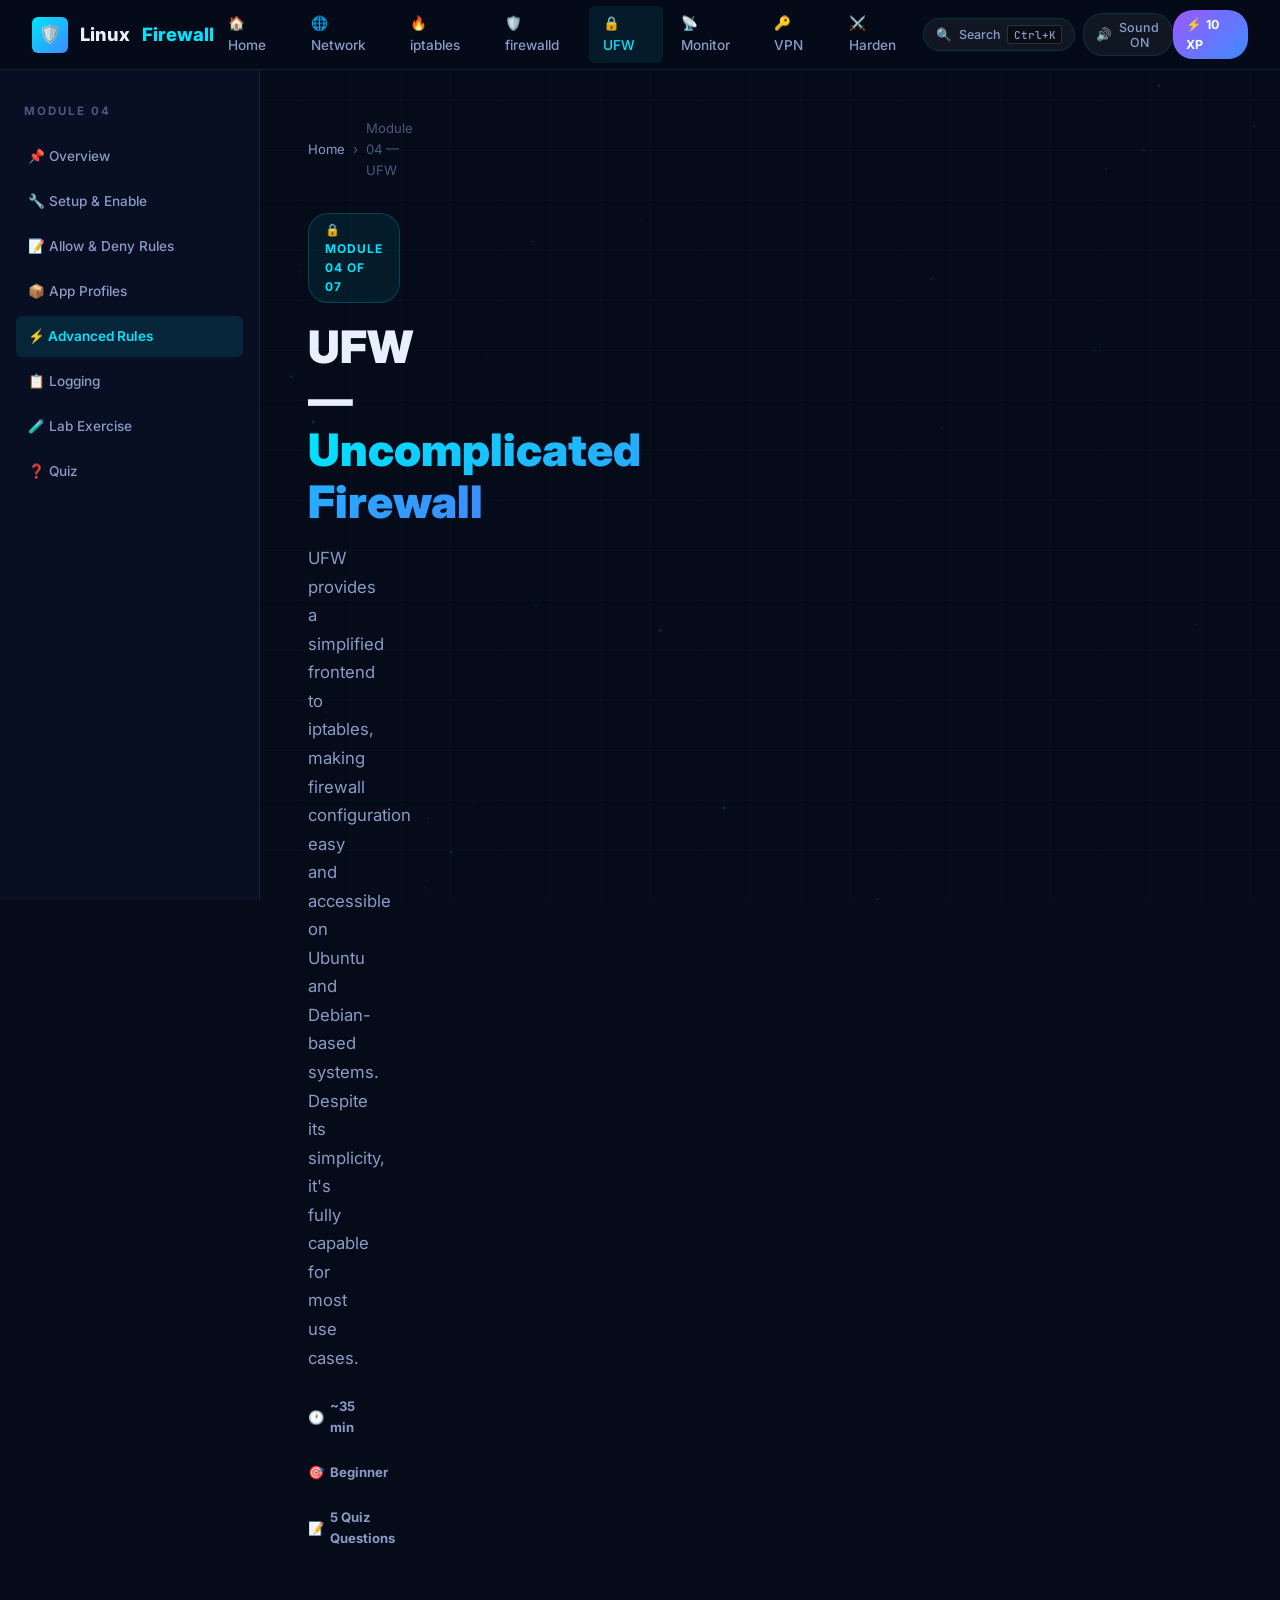
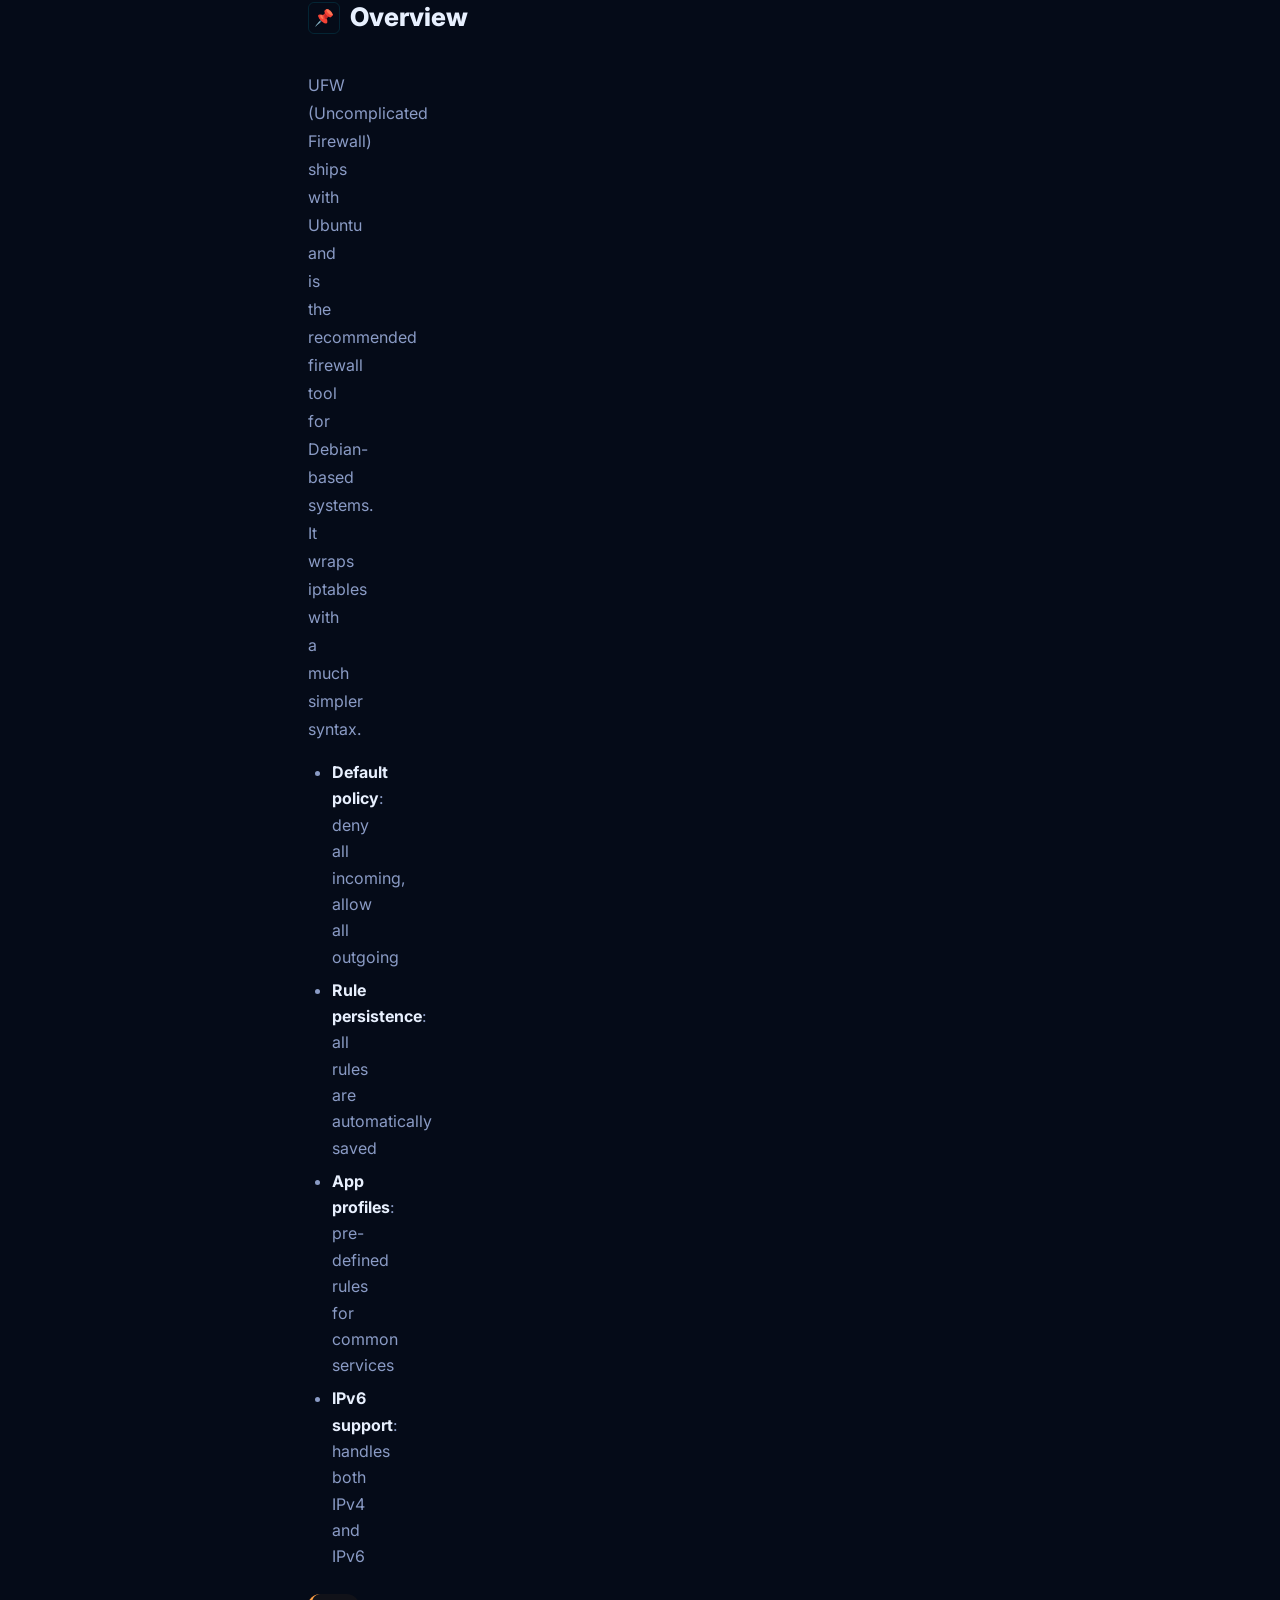
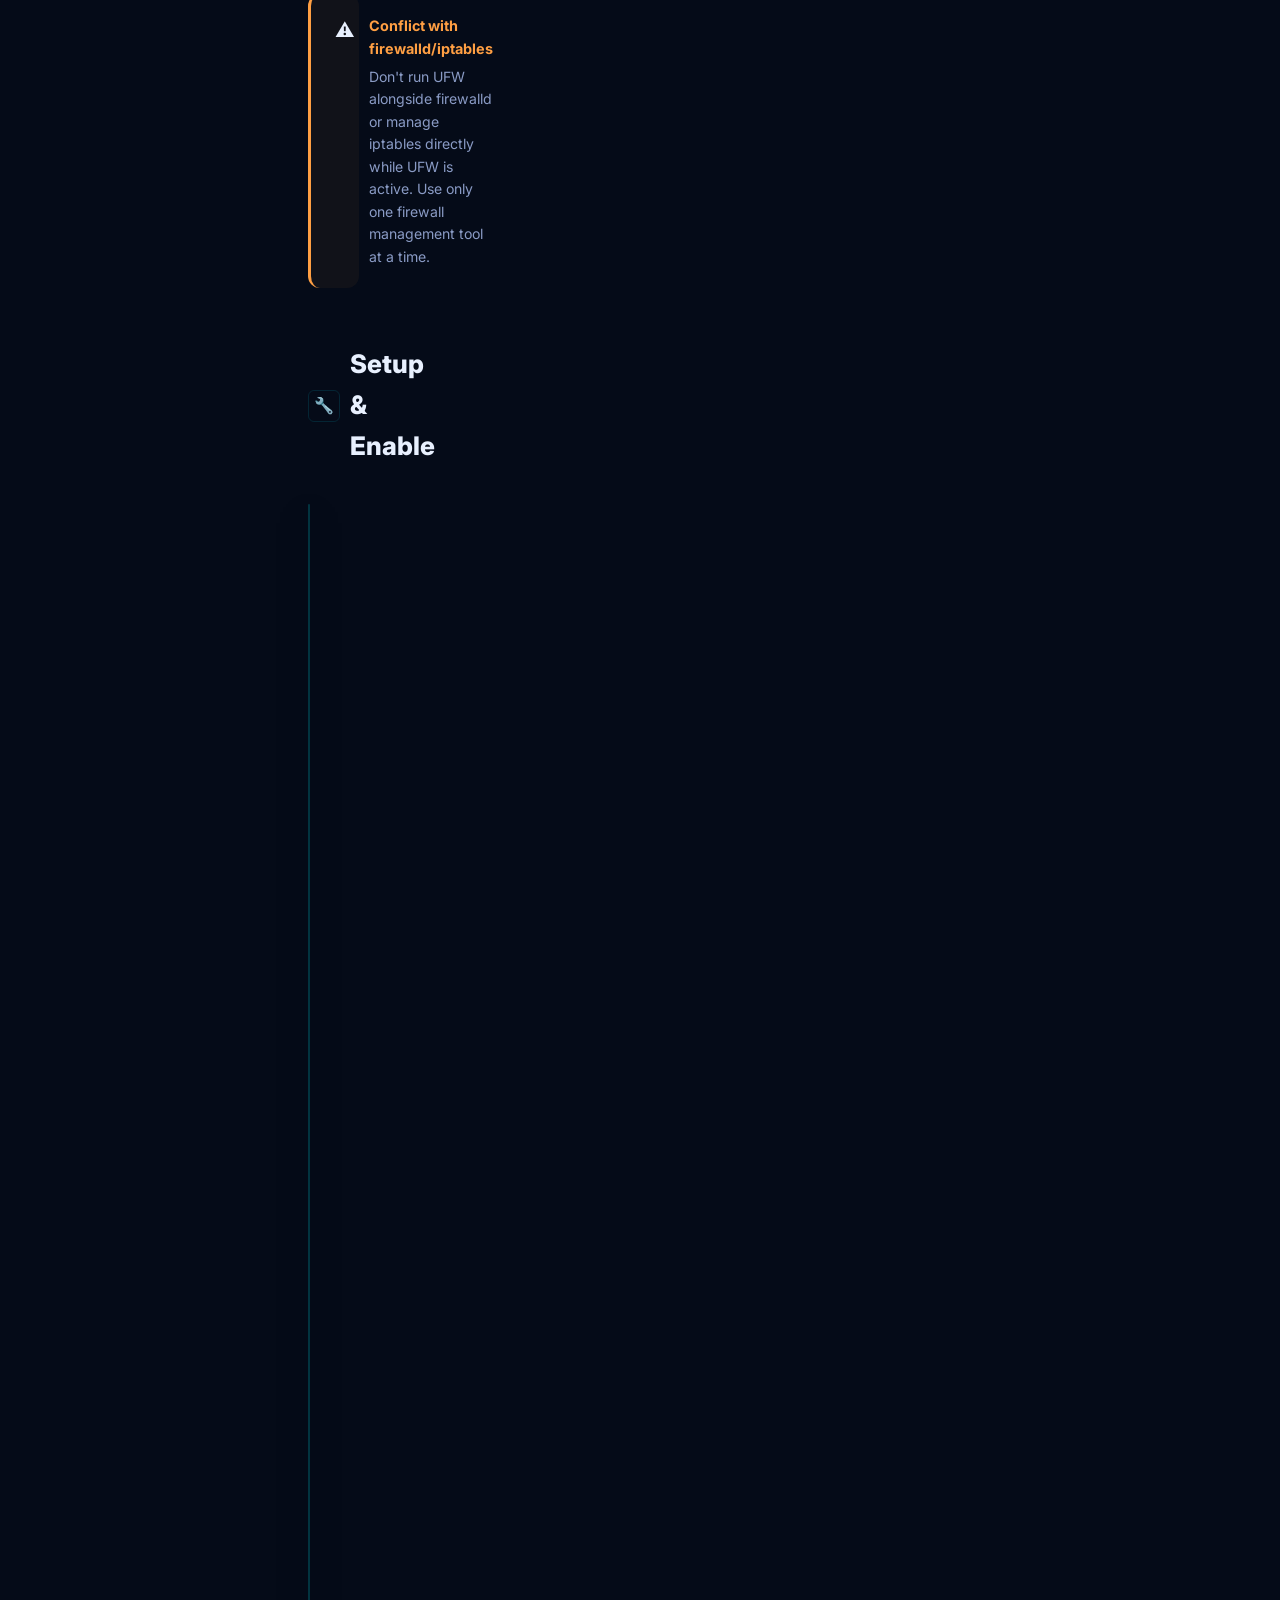
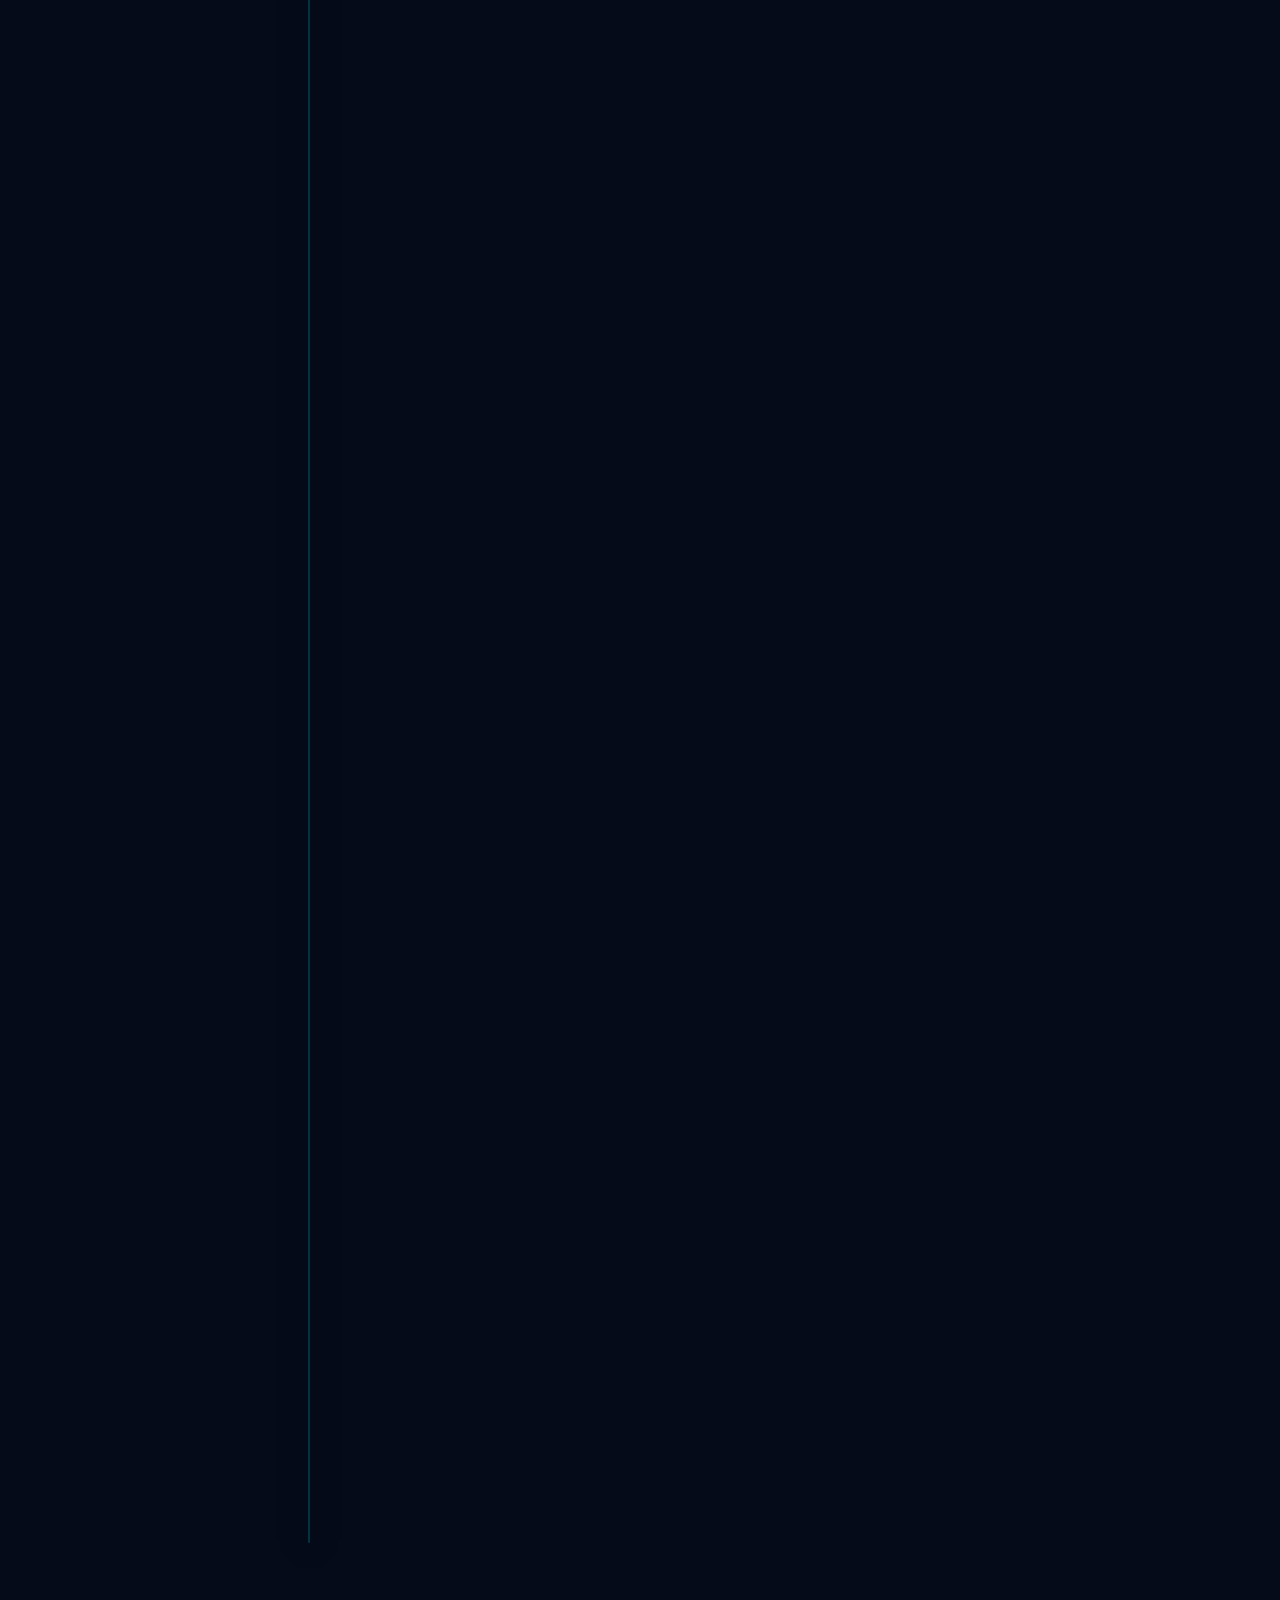
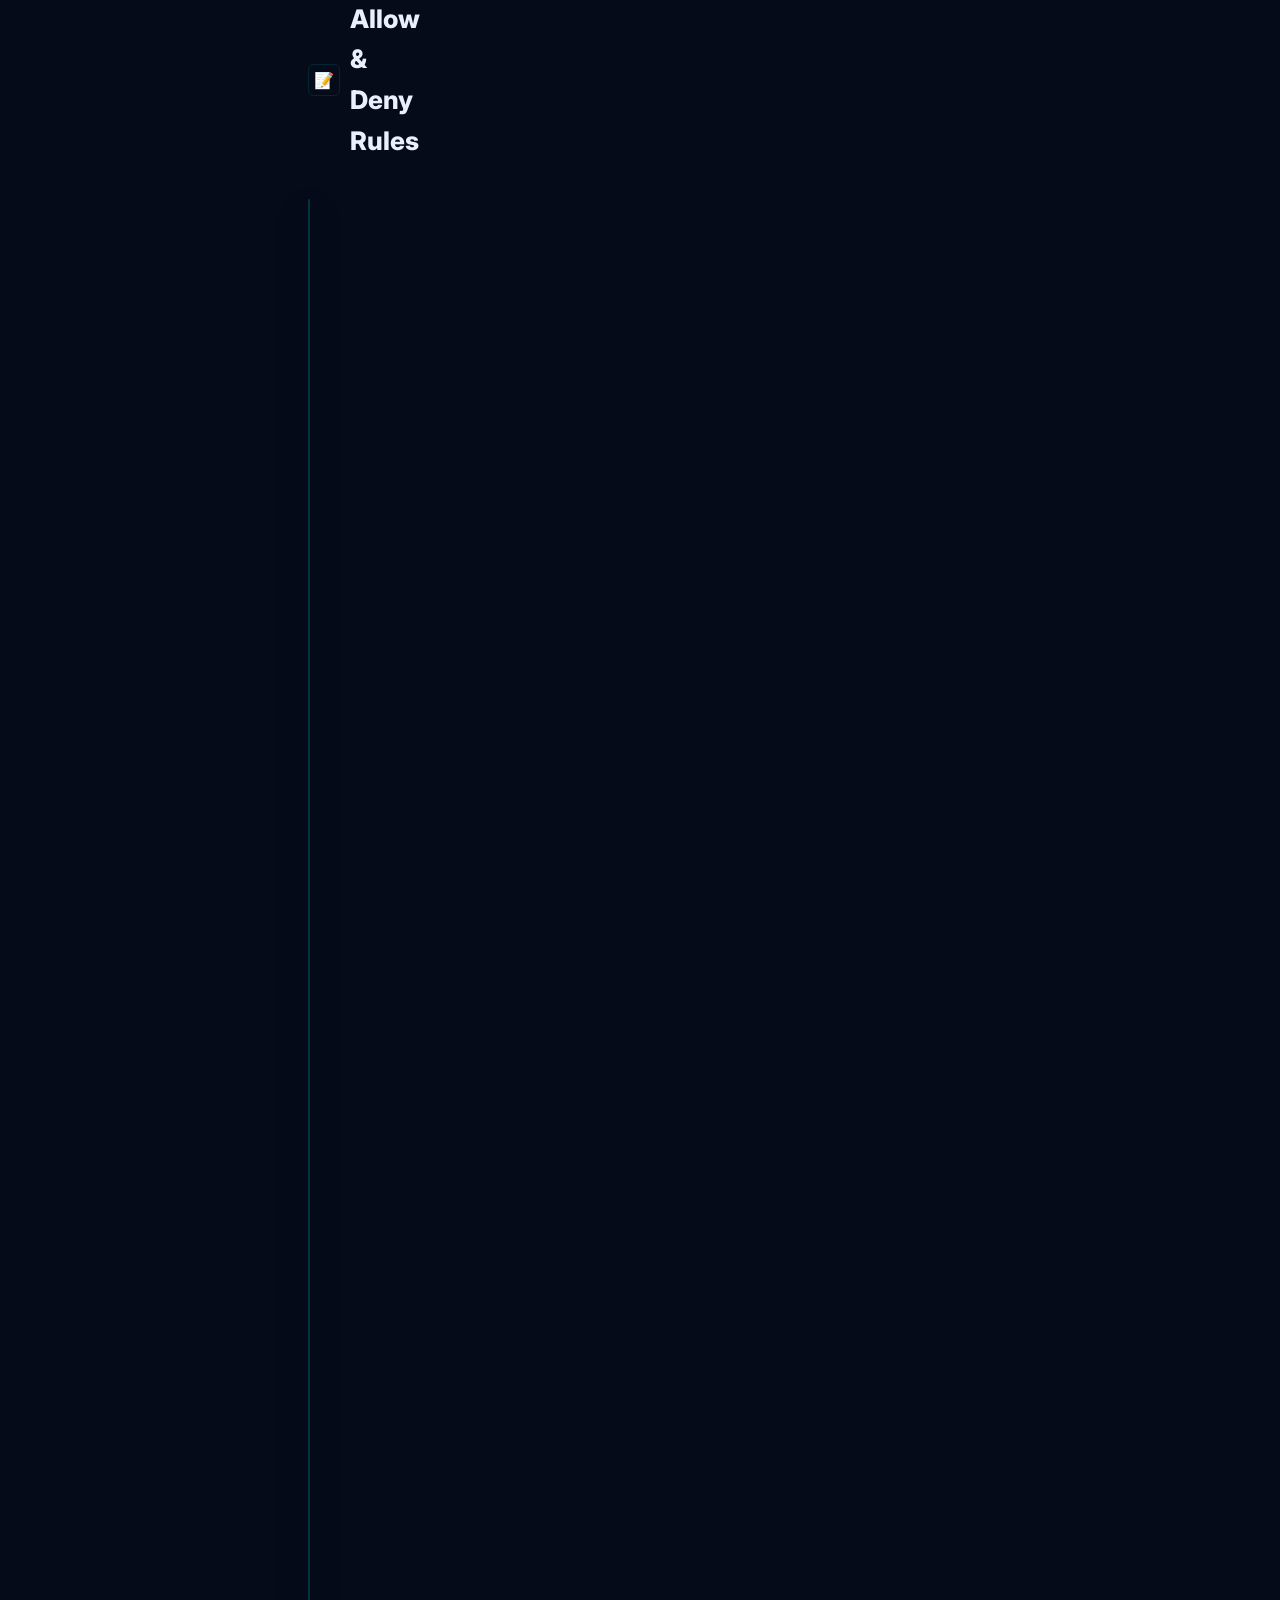
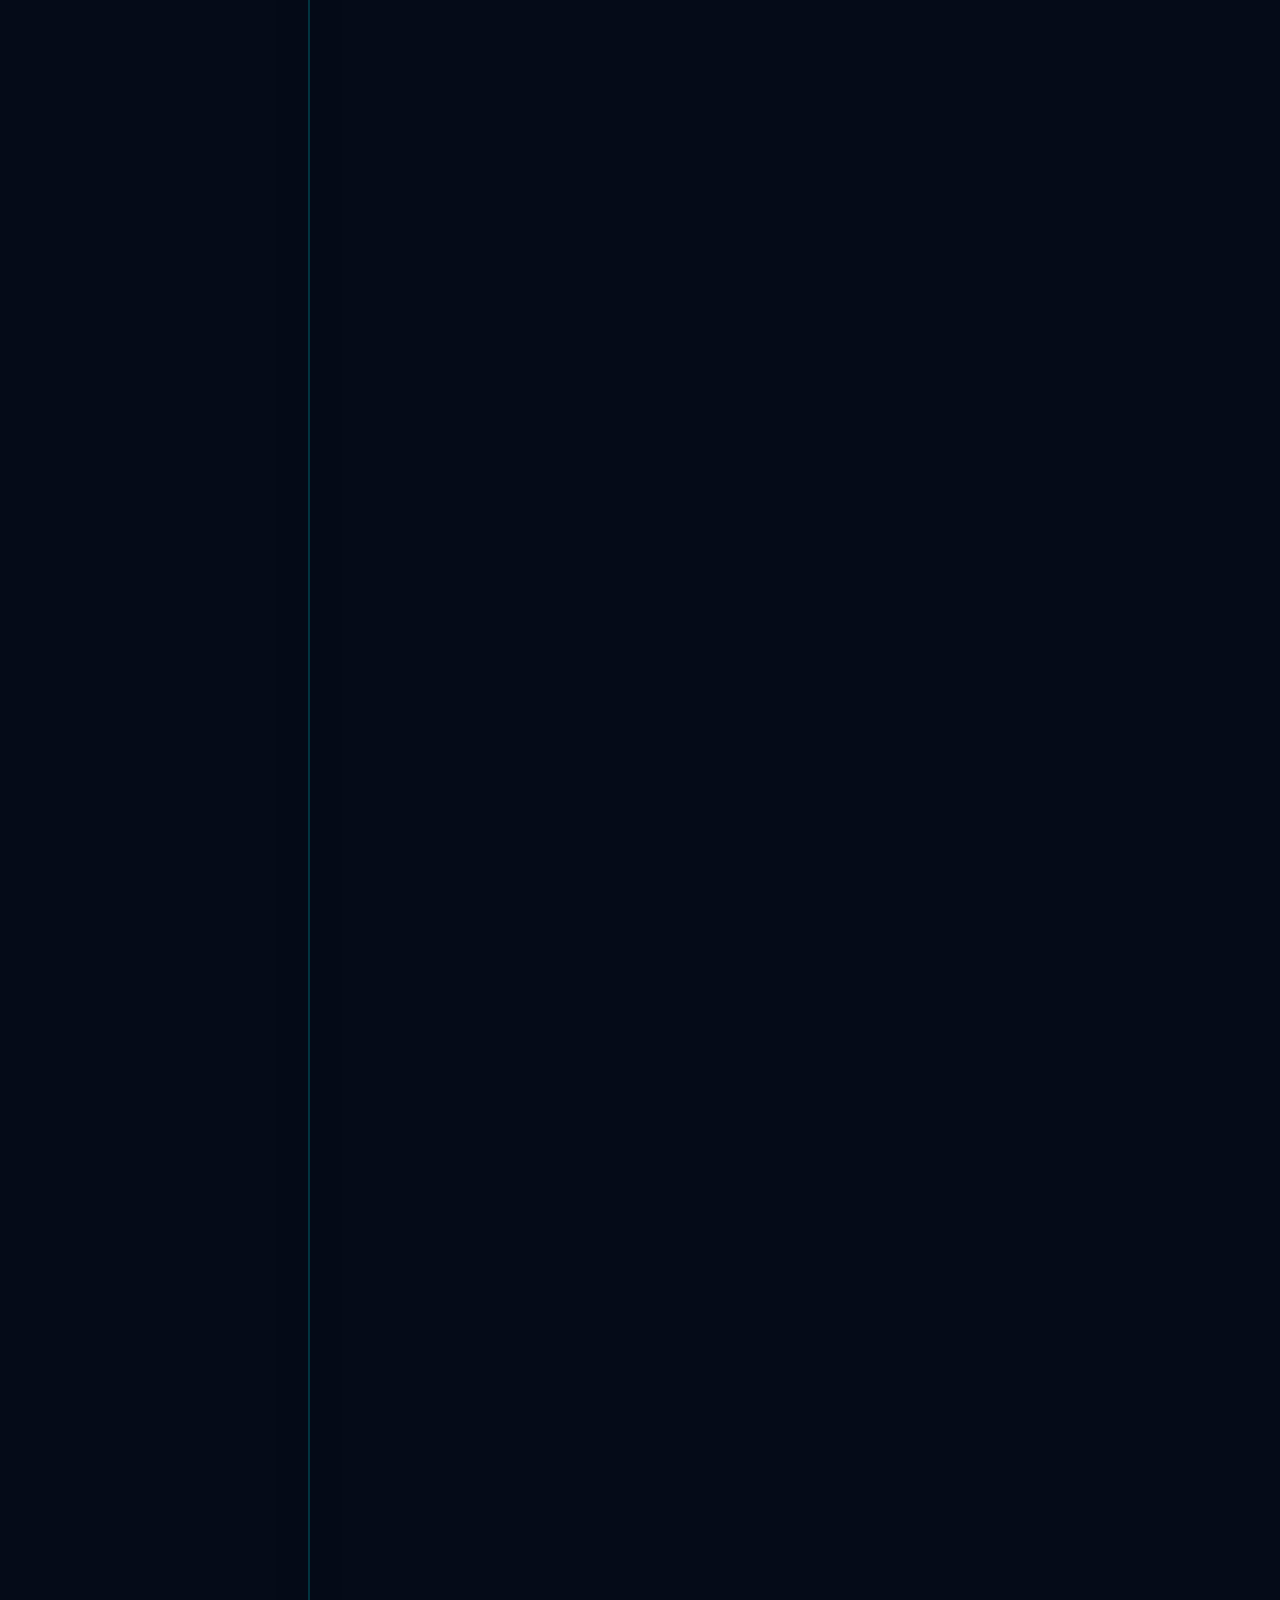
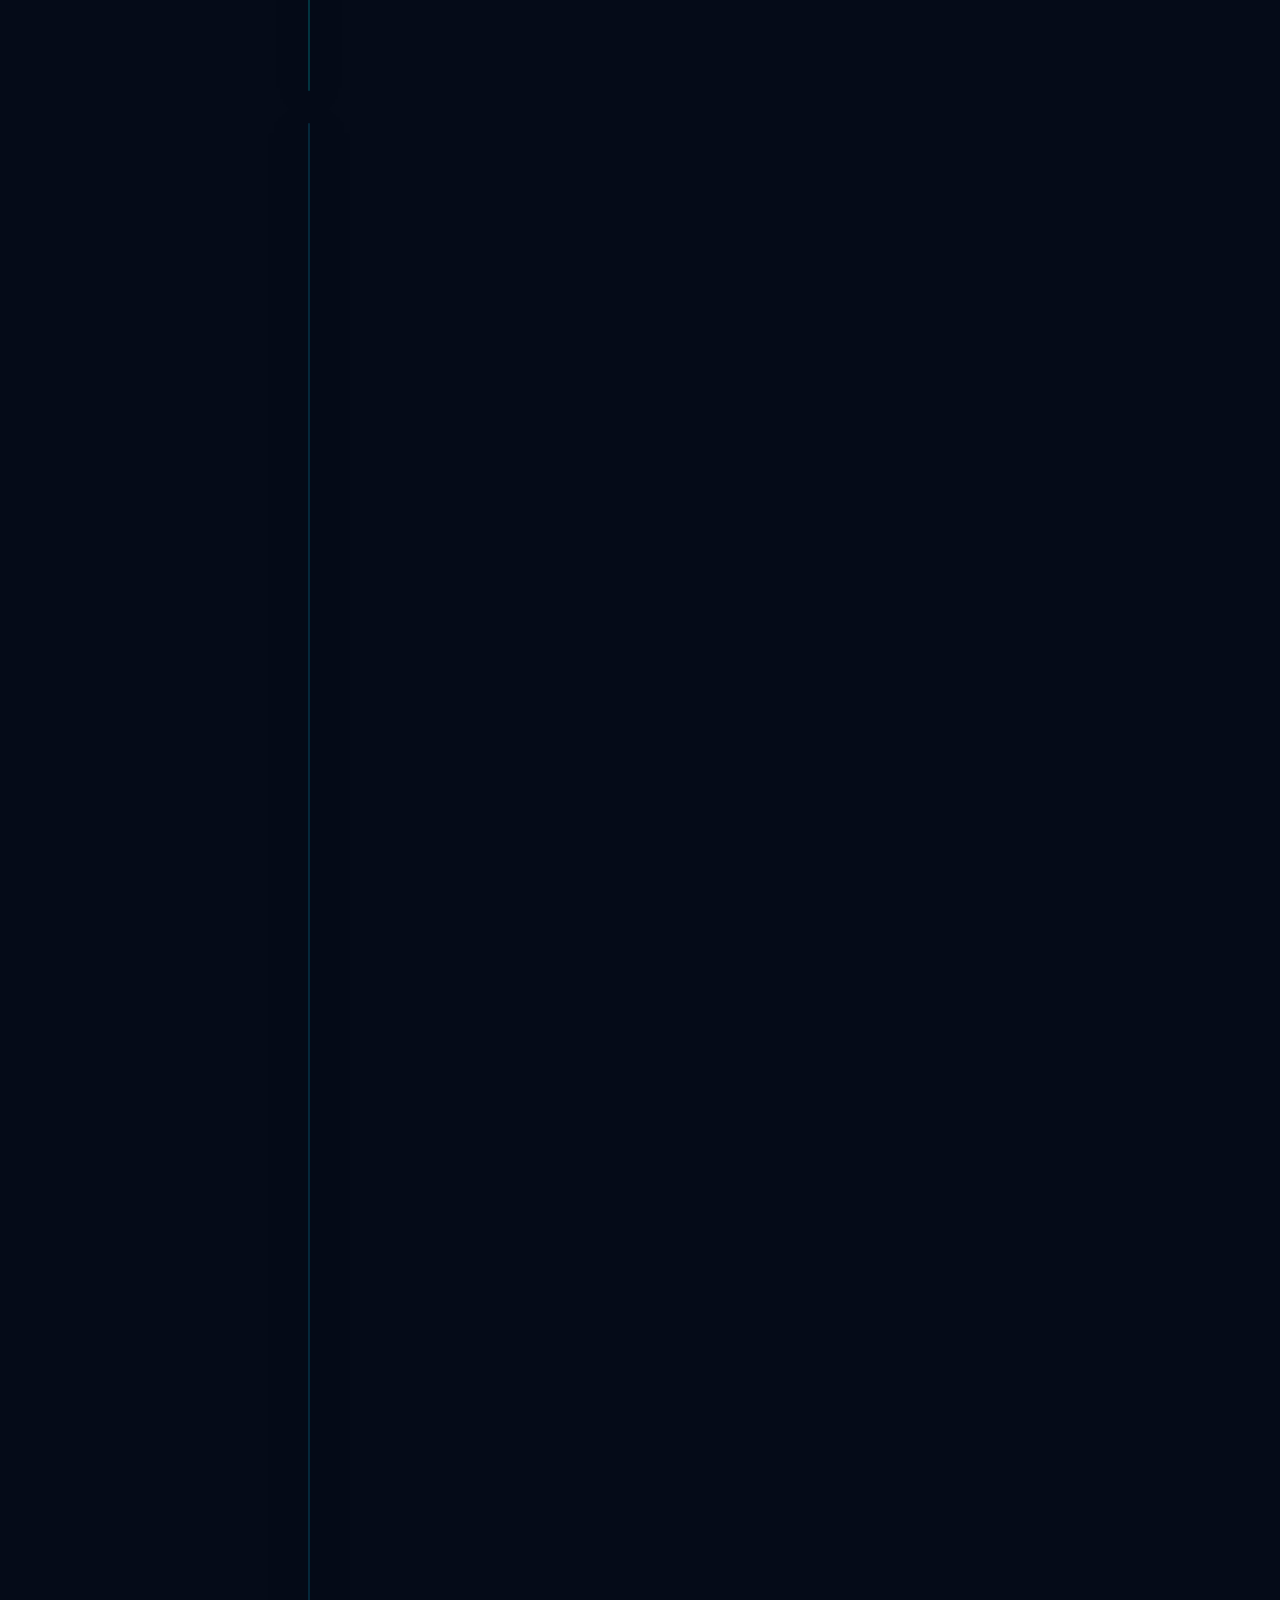
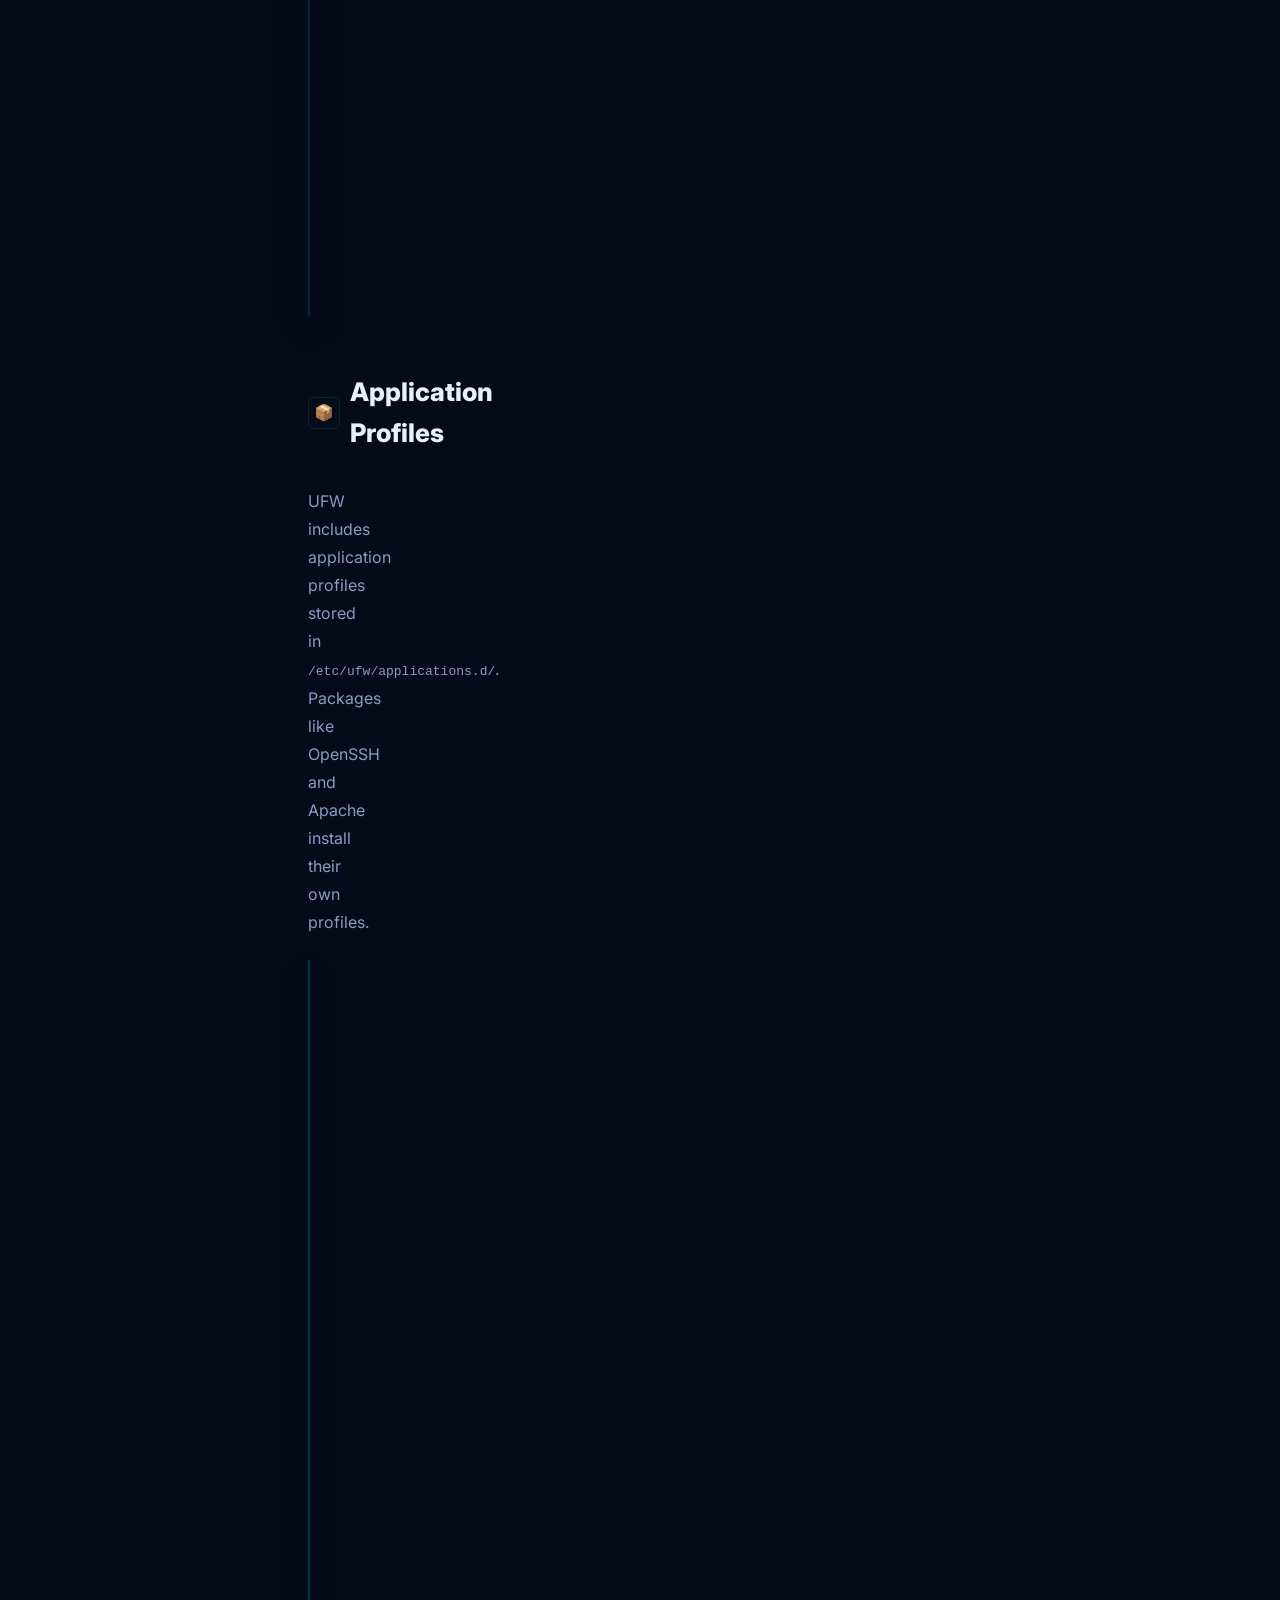
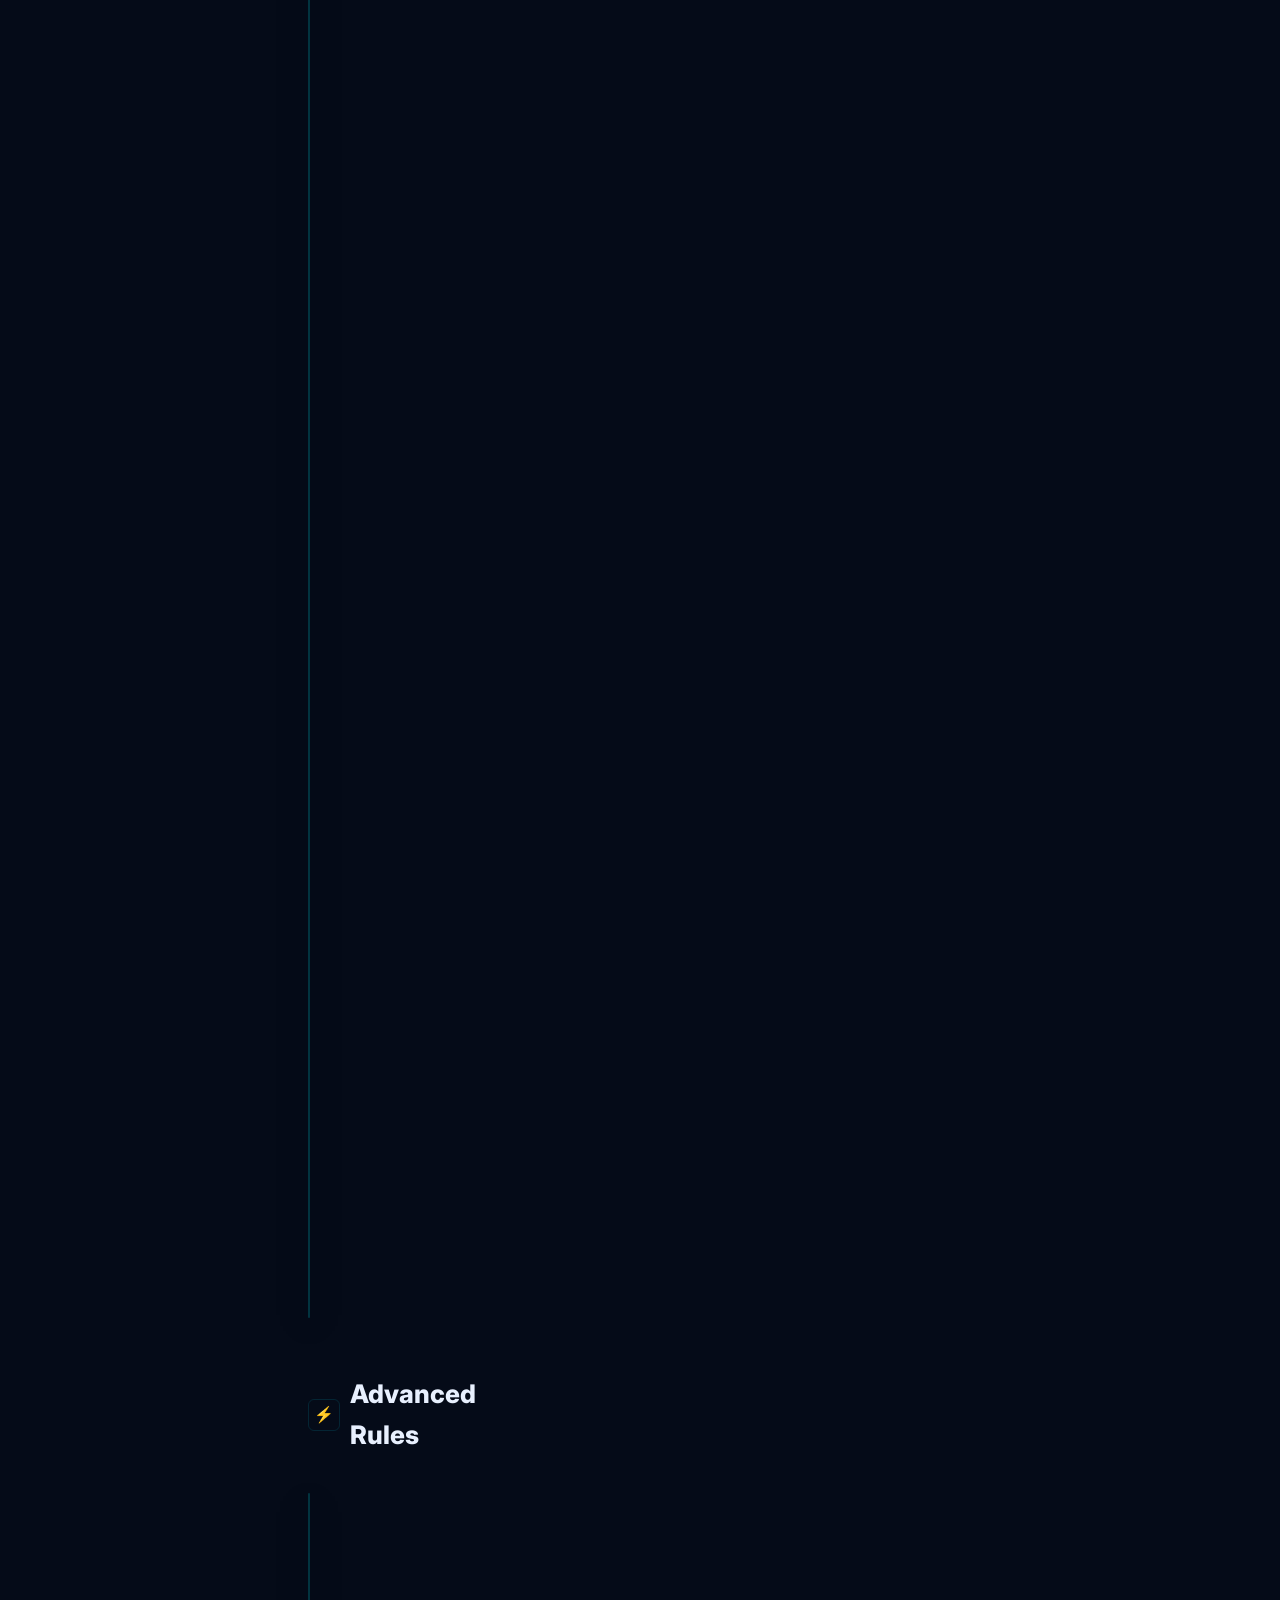
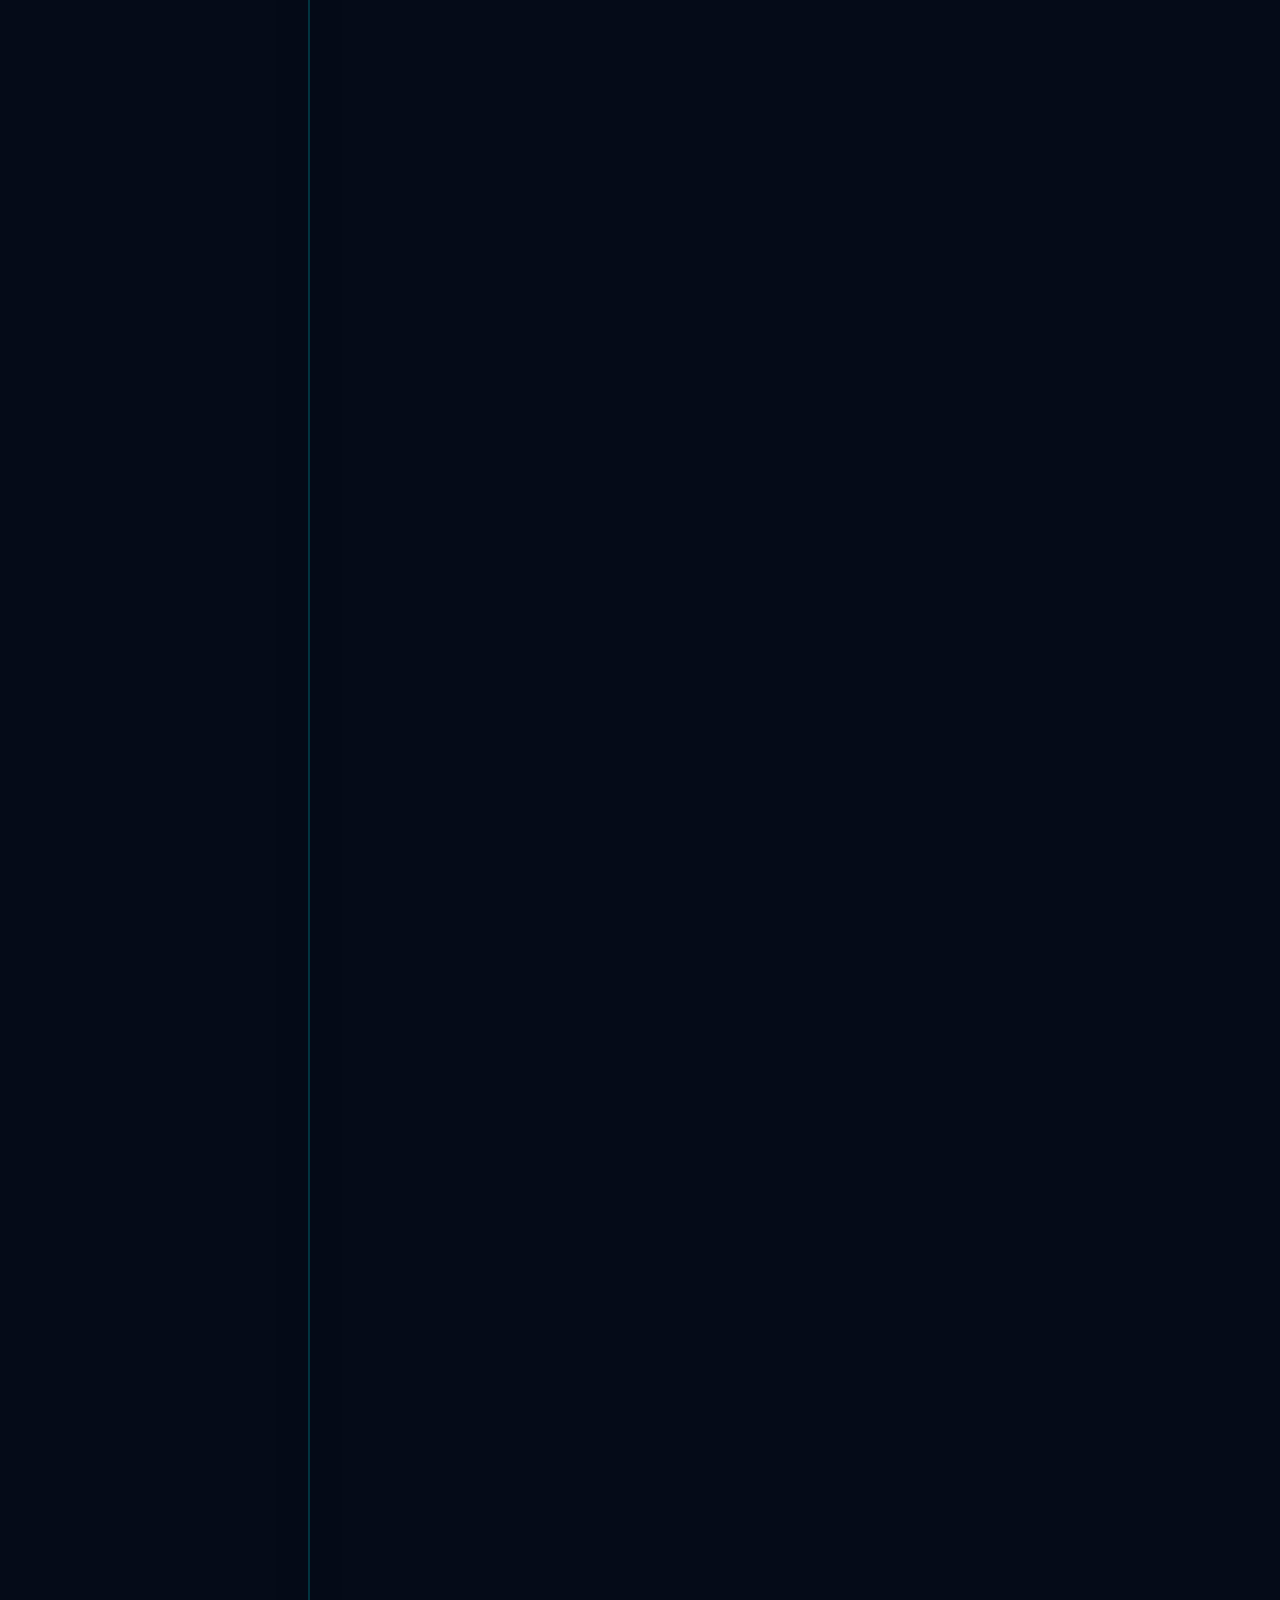
<file: pages/ufw.html>
<!DOCTYPE html>
<html lang="en">
<head>
  <meta charset="UTF-8" />
  <meta name="viewport" content="width=device-width, initial-scale=1.0" />
  <title>UFW — LinuxFirewall</title>
  <meta name="description" content="Learn UFW (Uncomplicated Firewall) for Ubuntu and Debian: policies, rules, application profiles, and logging." />
  <meta name="theme-color" content="#050b18" />
  <link rel="icon" href="data:image/svg+xml,<svg xmlns=%22http://www.w3.org/2000/svg%22 viewBox=%220 0 100 100%22><text y=%22.9em%22 font-size=%2290%22>%F0%9F%9B%A1%EF%B8%8F</text></svg>" />
  <meta property="og:type" content="website" />
  <meta property="og:title" content="UFW — LinuxFirewall" />
  <meta property="og:description" content="Learn UFW (Uncomplicated Firewall) for Ubuntu and Debian: policies, rules, application profiles, and logging." />
  <meta name="twitter:card" content="summary" />
  <meta name="twitter:title" content="UFW — LinuxFirewall" />
  <meta name="twitter:description" content="Learn UFW (Uncomplicated Firewall) for Ubuntu and Debian: policies, rules, application profiles, and logging." />
  <link rel="preconnect" href="https://fonts.googleapis.com" />
  <link rel="preconnect" href="https://fonts.gstatic.com" crossorigin />
  <link rel="stylesheet" href="https://fonts.googleapis.com/css2?family=Inter:wght@300;400;500;600;700;800;900&family=JetBrains+Mono:wght@400;500;600&display=swap" />
  <link rel="stylesheet" href="../styles/main.css" />
</head>
<body>
<canvas id="particle-canvas"></canvas>
<div class="wrapper">

  <nav>
    <a href="../index.html" class="nav-logo"><div class="nav-logo-icon">🛡️</div>Linux<span>Firewall</span></a>
    <ul class="nav-links">
      <li><a href="../index.html">🏠 Home</a></li>
      <li><a href="network-config.html">🌐 Network</a></li>
      <li><a href="iptables.html">🔥 iptables</a></li>
      <li><a href="firewalld.html">🛡️ firewalld</a></li>
      <li><a href="ufw.html" class="active">🔒 UFW</a></li>
      <li><a href="monitoring.html">📡 Monitor</a></li>
      <li><a href="vpn.html">🔑 VPN</a></li>
      <li><a href="hardening.html">⚔️ Harden</a></li>
    </ul>
    <div class="nav-progress"><span class="xp-badge">⚡ 0 XP</span></div>
    <div class="hamburger"><span></span><span></span><span></span></div>
  </nav>

  <div class="lesson-layout">
    <aside class="lesson-sidebar">
      <div class="sidebar-title">Module 04</div>
      <ul class="sidebar-nav">
        <li><a href="#overview" class="active">📌 Overview</a></li>
        <li><a href="#setup">🔧 Setup & Enable</a></li>
        <li><a href="#rules">📝 Allow & Deny Rules</a></li>
        <li><a href="#app-profiles">📦 App Profiles</a></li>
        <li><a href="#advanced">⚡ Advanced Rules</a></li>
        <li><a href="#logging">📋 Logging</a></li>
        <li><a href="#lab">🧪 Lab Exercise</a></li>
        <li><a href="#quiz">❓ Quiz</a></li>
      </ul>
    </aside>

    <main class="lesson-main">
      <div class="lesson-breadcrumb">
        <a href="../index.html">Home</a><span class="sep">›</span><span>Module 04 — UFW</span>
      </div>

      <header class="lesson-header">
        <div class="lesson-module-badge">🔒 Module 04 of 07</div>
        <h1 class="lesson-title">UFW — <span>Uncomplicated Firewall</span></h1>
        <p class="lesson-intro">UFW provides a simplified frontend to iptables, making firewall configuration easy and accessible on Ubuntu and Debian-based systems. Despite its simplicity, it's fully capable for most use cases.</p>
        <div class="lesson-meta-row">
          <span class="meta-item">🕐 <strong>~35 min</strong></span>
          <span class="meta-item">🎯 <strong>Beginner</strong></span>
          <span class="meta-item">📝 <strong>5 Quiz Questions</strong></span>
        </div>
      </header>

      <!-- OVERVIEW -->
      <section class="content-section" data-section="overview" id="overview">
        <h2 class="sect-title"><span class="sect-icon">📌</span> Overview</h2>
        <p class="body-text">UFW (Uncomplicated Firewall) ships with Ubuntu and is the recommended firewall tool for Debian-based systems. It wraps iptables with a much simpler syntax.</p>
        <ul class="body-list">
          <li><strong>Default policy</strong>: deny all incoming, allow all outgoing</li>
          <li><strong>Rule persistence</strong>: all rules are automatically saved</li>
          <li><strong>App profiles</strong>: pre-defined rules for common services</li>
          <li><strong>IPv6 support</strong>: handles both IPv4 and IPv6</li>
        </ul>
        <div class="info-box warn">
          <div class="info-box-icon">⚠️</div>
          <div class="info-box-body">
            <div class="info-box-title">Conflict with firewalld/iptables</div>
            <div class="info-box-text">Don't run UFW alongside firewalld or manage iptables directly while UFW is active. Use only one firewall management tool at a time.</div>
          </div>
        </div>
      </section>

      <!-- SETUP -->
      <section class="content-section" data-section="setup" id="setup">
        <h2 class="sect-title"><span class="sect-icon">🔧</span> Setup & Enable</h2>

        <div class="terminal">
          <div class="terminal-bar">
            <div class="terminal-dots"><span class="dot-r"></span><span class="dot-y"></span><span class="dot-g"></span></div>
            <span class="terminal-label">bash — UFW setup</span>
            <button class="terminal-copy">copy</button>
          </div>
          <div class="terminal-body">
<span class="comment"># Install UFW (if not already present)</span>
<span class="prompt">$ </span><span class="cmd">sudo apt install</span> ufw
<br>
<span class="comment"># Check current status</span>
<span class="prompt">$ </span><span class="cmd">sudo ufw</span> status verbose
<span class="output">Status: inactive</span>
<br>
<span class="comment"># IMPORTANT: Allow SSH BEFORE enabling UFW!</span>
<span class="prompt">$ </span><span class="cmd">sudo ufw</span> allow ssh
<span class="success-out">Rules updated</span>
<span class="success-out">Rules updated (v6)</span>
<br>
<span class="comment"># Set default policies</span>
<span class="prompt">$ </span><span class="cmd">sudo ufw</span> default deny incoming
<span class="prompt">$ </span><span class="cmd">sudo ufw</span> default allow outgoing
<br>
<span class="comment"># Enable UFW</span>
<span class="prompt">$ </span><span class="cmd">sudo ufw</span> enable
<span class="output">Command may disrupt existing ssh connections. Proceed with operation (y|n)? y</span>
<span class="success-out">Firewall is active and enabled on system startup</span>
<br>
<span class="comment"># Disable UFW</span>
<span class="prompt">$ </span><span class="cmd">sudo ufw</span> disable
<br>
<span class="comment"># Reset all rules</span>
<span class="prompt">$ </span><span class="cmd">sudo ufw</span> reset
          </div>
        </div>
      </section>

      <!-- RULES -->
      <section class="content-section" data-section="rules" id="rules">
        <h2 class="sect-title"><span class="sect-icon">📝</span> Allow & Deny Rules</h2>

        <div class="terminal">
          <div class="terminal-bar">
            <div class="terminal-dots"><span class="dot-r"></span><span class="dot-y"></span><span class="dot-g"></span></div>
            <span class="terminal-label">bash — UFW allow/deny rules</span>
            <button class="terminal-copy">copy</button>
          </div>
          <div class="terminal-body">
<span class="comment"># Allow by port number</span>
<span class="prompt">$ </span><span class="cmd">sudo ufw</span> allow 80/tcp
<span class="prompt">$ </span><span class="cmd">sudo ufw</span> allow 443/tcp
<span class="prompt">$ </span><span class="cmd">sudo ufw</span> allow 8080
<br>
<span class="comment"># Allow by service name</span>
<span class="prompt">$ </span><span class="cmd">sudo ufw</span> allow http
<span class="prompt">$ </span><span class="cmd">sudo ufw</span> allow https
<span class="prompt">$ </span><span class="cmd">sudo ufw</span> allow ftp
<br>
<span class="comment"># Deny a port</span>
<span class="prompt">$ </span><span class="cmd">sudo ufw</span> deny 23/tcp
<br>
<span class="comment"># Allow from specific IP</span>
<span class="prompt">$ </span><span class="cmd">sudo ufw</span> allow from 203.0.113.10
<br>
<span class="comment"># Allow from IP to specific port</span>
<span class="prompt">$ </span><span class="cmd">sudo ufw</span> allow from 203.0.113.10 to any port 22
<br>
<span class="comment"># Allow from subnet</span>
<span class="prompt">$ </span><span class="cmd">sudo ufw</span> allow from 192.168.1.0/24 to any port 3306
<br>
<span class="comment"># Delete a rule (by number)</span>
<span class="prompt">$ </span><span class="cmd">sudo ufw</span> status numbered
<span class="prompt">$ </span><span class="cmd">sudo ufw</span> delete 3
<br>
<span class="comment"># Delete by rule specification</span>
<span class="prompt">$ </span><span class="cmd">sudo ufw</span> delete allow 8080
          </div>
        </div>

        <!-- INTERACTIVE UFW NUMBERED RULES STUDIO -->
        <div class="widget-studio">
          <div class="widget-studio-header">
            <div class="widget-studio-title">
              <span>🔒 Interactive UFW Numbered Rule Studio</span>
              <span class="live-badge"><span class="live-dot"></span> LIVE SIMULATION</span>
            </div>
            <span class="chip">ufw status numbered</span>
          </div>
          <div class="widget-studio-body">
            <p style="color:var(--text-secondary);font-size:0.88rem;margin-bottom:1.25rem;">Practice adding, inspecting, and deleting firewall rules by index number. In Ubuntu, deleting rules by number (<code>sudo ufw delete &lt;num&gt;</code>) is standard operational practice.</p>

            <div style="overflow-x:auto;margin-bottom:1.25rem;">
              <table class="data-table">
                <thead>
                  <tr>
                    <th>Rule #</th>
                    <th>To (Port/Service)</th>
                    <th>Action</th>
                    <th>From (Source)</th>
                    <th>Comment</th>
                    <th>Operations</th>
                  </tr>
                </thead>
                <tbody id="ufw-interactive-table-body">
                  <!-- Dynamically maintained by UfwStudio in app.js -->
                </tbody>
              </table>
            </div>

            <div style="background:rgba(2,6,16,0.6);padding:1rem;border-radius:var(--radius-sm);border:1px solid var(--border);">
              <div style="font-size:0.85rem;font-weight:700;color:var(--cyan);margin-bottom:0.75rem;">➕ Add Custom UFW Rule</div>
              <div style="display:grid;grid-template-columns:repeat(auto-fit,minmax(160px,1fr));gap:0.75rem;">
                <div>
                  <label class="studio-label" for="ufw-add-port">Port / Protocol</label>
                  <input type="text" id="ufw-add-port" class="studio-input" value="8080/tcp" placeholder="e.g. 8080/tcp, 5432" />
                </div>
                <div>
                  <label class="studio-label" for="ufw-add-action">Action</label>
                  <select id="ufw-add-action" class="studio-select">
                    <option value="ALLOW IN">ALLOW IN</option>
                    <option value="DENY IN">DENY IN</option>
                    <option value="REJECT IN">REJECT IN</option>
                    <option value="LIMIT IN">LIMIT IN (Anti-Brute)</option>
                  </select>
                </div>
                <div>
                  <label class="studio-label" for="ufw-add-from">From Address / Subnet</label>
                  <input type="text" id="ufw-add-from" class="studio-input" value="Anywhere" placeholder="Anywhere or 192.168.1.0/24" />
                </div>
                <div style="display:flex;align-items:flex-end;gap:0.5rem;">
                  <button class="btn btn-primary" id="ufw-add-rule-btn" style="padding:0.6rem 1rem;flex:1;">Apply Rule</button>
                  <button class="btn btn-secondary" id="ufw-reset-rules-btn" style="padding:0.6rem 0.8rem;" title="Reset to initial set">🔄</button>
                </div>
              </div>
            </div>
          </div>
        </div>
      </section>

      <!-- APP PROFILES -->
      <section class="content-section" data-section="app-profiles" id="app-profiles">
        <h2 class="sect-title"><span class="sect-icon">📦</span> Application Profiles</h2>
        <p class="body-text">UFW includes application profiles stored in <code>/etc/ufw/applications.d/</code>. Packages like OpenSSH and Apache install their own profiles.</p>

        <div class="terminal">
          <div class="terminal-bar">
            <div class="terminal-dots"><span class="dot-r"></span><span class="dot-y"></span><span class="dot-g"></span></div>
            <span class="terminal-label">bash — application profiles</span>
            <button class="terminal-copy">copy</button>
          </div>
          <div class="terminal-body">
<span class="comment"># List available application profiles</span>
<span class="prompt">$ </span><span class="cmd">sudo ufw</span> app list
<span class="output">Available applications:</span>
<span class="output">  Apache</span>
<span class="output">  Apache Full</span>
<span class="output">  Apache Secure</span>
<span class="output">  OpenSSH</span>
<span class="output">  Nginx Full</span>
<br>
<span class="comment"># Show profile details</span>
<span class="prompt">$ </span><span class="cmd">sudo ufw</span> app info 'Apache Full'
<span class="output">Profile: Apache Full</span>
<span class="output">Title: Web Server (HTTP,HTTPS)</span>
<span class="output">Description: Apache web server</span>
<span class="output">Ports: 80,443/tcp</span>
<br>
<span class="comment"># Allow an application profile</span>
<span class="prompt">$ </span><span class="cmd">sudo ufw</span> allow 'Nginx Full'
<span class="prompt">$ </span><span class="cmd">sudo ufw</span> allow 'OpenSSH'
<br>
<span class="comment"># Delete application profile rule</span>
<span class="prompt">$ </span><span class="cmd">sudo ufw</span> delete allow 'Apache'
          </div>
        </div>
      </section>

      <!-- ADVANCED -->
      <section class="content-section" data-section="advanced" id="advanced">
        <h2 class="sect-title"><span class="sect-icon">⚡</span> Advanced Rules</h2>

        <div class="terminal">
          <div class="terminal-bar">
            <div class="terminal-dots"><span class="dot-r"></span><span class="dot-y"></span><span class="dot-g"></span></div>
            <span class="terminal-label">bash — advanced UFW</span>
            <button class="terminal-copy">copy</button>
          </div>
          <div class="terminal-body">
<span class="comment"># Allow with protocol specification</span>
<span class="prompt">$ </span><span class="cmd">sudo ufw</span> allow proto tcp from 192.168.1.0/24 to any port 22
<br>
<span class="comment"># Limit (rate-limit for brute-force protection)</span>
<span class="prompt">$ </span><span class="cmd">sudo ufw</span> limit ssh/tcp
<span class="output">Rules updated</span>
<span class="comment"># Limits to 6 connections per 30 seconds from same IP</span>
<br>
<span class="comment"># Insert rule at specific position</span>
<span class="prompt">$ </span><span class="cmd">sudo ufw</span> insert 1 allow from 10.0.0.0/8
<br>
<span class="comment"># Deny outgoing to specific IP</span>
<span class="prompt">$ </span><span class="cmd">sudo ufw</span> deny out to 198.51.100.0/24
<br>
<span class="comment"># Allow port range</span>
<span class="prompt">$ </span><span class="cmd">sudo ufw</span> allow 6000:6100/tcp
          </div>
        </div>
      </section>

      <!-- LOGGING -->
      <section class="content-section" data-section="logging" id="logging">
        <h2 class="sect-title"><span class="sect-icon">📋</span> Logging</h2>

        <div class="terminal">
          <div class="terminal-bar">
            <div class="terminal-dots"><span class="dot-r"></span><span class="dot-y"></span><span class="dot-g"></span></div>
            <span class="terminal-label">bash — UFW logging</span>
            <button class="terminal-copy">copy</button>
          </div>
          <div class="terminal-body">
<span class="comment"># Enable logging</span>
<span class="prompt">$ </span><span class="cmd">sudo ufw</span> logging on
<span class="prompt">$ </span><span class="cmd">sudo ufw</span> logging low    <span class="comment"># low | medium | high | full</span>
<br>
<span class="comment"># View UFW logs</span>
<span class="prompt">$ </span><span class="cmd">sudo tail</span> <span class="flag">-f</span> /var/log/ufw.log
<span class="output">[UFW BLOCK] IN=ens3 OUT= SRC=203.0.113.5 DST=192.168.1.100 PROTO=TCP DPT=22</span>
<br>
<span class="comment"># UFW logs are also in syslog</span>
<span class="prompt">$ </span><span class="cmd">sudo grep</span> UFW /var/log/syslog | tail -20
<br>
<span class="comment"># Check full status</span>
<span class="prompt">$ </span><span class="cmd">sudo ufw</span> status verbose
          </div>
        </div>
      </section>

      <!-- LAB -->
      <section class="content-section" data-section="lab" id="lab">
        <h2 class="sect-title"><span class="sect-icon">🧪</span> Lab Exercise</h2>
        <div class="lab-box">
          <div class="lab-header">
            <div class="lab-icon">🧪</div>
            <div>
              <div class="lab-title">Lab 04 — Secure an Ubuntu Web Server with UFW</div>
              <div class="lab-subtitle">Estimated time: 15 minutes · Ubuntu/Debian</div>
            </div>
          </div>
          <div class="lab-steps">
            <div class="lab-step"><div class="lab-step-num">1</div><div class="lab-step-body"><div class="lab-step-title">Allow SSH before enabling</div><div class="lab-step-text">Always run <code>sudo ufw allow OpenSSH</code> FIRST to avoid locking yourself out.</div></div></div>
            <div class="lab-step"><div class="lab-step-num">2</div><div class="lab-step-body"><div class="lab-step-title">Set default deny policies</div><div class="lab-step-text">Set default incoming to deny and outgoing to allow.</div></div></div>
            <div class="lab-step"><div class="lab-step-num">3</div><div class="lab-step-body"><div class="lab-step-title">Enable the firewall</div><div class="lab-step-text">Run <code>sudo ufw enable</code> and confirm the prompt.</div></div></div>
            <div class="lab-step"><div class="lab-step-num">4</div><div class="lab-step-body"><div class="lab-step-title">Allow web traffic</div><div class="lab-step-text">Allow the 'Nginx Full' or 'Apache Full' application profile, or manually allow 80 and 443.</div></div></div>
            <div class="lab-step"><div class="lab-step-num">5</div><div class="lab-step-body"><div class="lab-step-title">Rate-limit SSH</div><div class="lab-step-text">Run <code>sudo ufw limit ssh</code> to enable brute-force protection for SSH.</div></div></div>
            <div class="lab-step"><div class="lab-step-num">6</div><div class="lab-step-body"><div class="lab-step-title">Enable logging and verify</div><div class="lab-step-text">Enable medium logging with <code>sudo ufw logging medium</code> and check <code>sudo ufw status verbose</code>.</div></div></div>
          </div>
        </div>
      </section>

      <!-- QUIZ -->
      <section class="content-section" data-section="quiz" id="quiz">
        <h2 class="sect-title"><span class="sect-icon">❓</span> Knowledge Check</h2>
        <div class="completion-banner">
          <div class="completion-banner-icon">🎉</div>
          <div class="completion-banner-text"><strong>Module Complete!</strong> You scored 80%+ and earned +150 XP!</div>
        </div>
        <div class="quiz-box">
          <div class="quiz-header">
            <div class="quiz-icon">🧠</div>
            <div><div class="quiz-title">UFW Quiz</div><div class="quiz-subtitle">5 questions · +20 XP per correct answer</div></div>
          </div>
          <div class="quiz-progress-wrap">
            <span>Question <span class="q-current">1</span> of <span class="q-total">5</span></span>
          </div>
          <div class="quiz-progress-bar"><div class="quiz-progress-fill" style="width:0%"></div></div>
          <div class="quiz-question-wrap">
            <p class="question-text"></p>
            <ul class="options-list"></ul>
            <div class="quiz-explanation"></div>
            <div class="quiz-actions"><button class="btn btn-ghost" id="quiz-next" disabled>Next →</button></div>
          </div>
          <div class="quiz-result">
            <div class="quiz-score-circle" style="--pct:0%"><div class="quiz-score-text">0%</div></div>
            <div class="quiz-result-title"></div><div class="quiz-result-sub"></div>
            <button class="btn btn-secondary" id="quiz-restart">🔄 Try Again</button>
          </div>
        </div>
      </section>

      <div class="lesson-nav">
        <a href="firewalld.html" class="lesson-nav-btn"><span class="nav-icon">←</span><div><span class="nav-dir">Previous</span><span class="nav-label">firewalld</span></div></a>
        <a href="monitoring.html" class="lesson-nav-btn next"><span class="nav-icon">→</span><div><span class="nav-dir">Next Module</span><span class="nav-label">Network Monitoring</span></div></a>
      </div>
    </main>
  </div>

  <footer><div class="footer-logo">🛡️ Linux<span>Firewall</span></div><p class="footer-text">Linux System Administration · PBL Project · 2026</p></footer>
</div>
<script>
const quizModuleId = 'ufw';
const quizData = [
  {
    question: "What is the FIRST thing you should do before enabling UFW on a remote server?",
    options: [
      "Set default policy to deny outgoing",
      "Install fail2ban",
      "Allow SSH so you don't get locked out",
      "Reboot the server"
    ],
    correct: 2,
    explanation: "Always allow SSH (port 22 or 'OpenSSH' profile) before enabling UFW, especially on remote servers. Enabling UFW without allowing SSH will lock you out of the server."
  },
  {
    question: "Which command enables brute-force protection for SSH in UFW?",
    options: ["ufw allow ssh", "ufw block ssh", "ufw limit ssh", "ufw deny ssh/flood"],
    correct: 2,
    explanation: "'ufw limit ssh' enables rate-limiting for SSH: it blocks connections from IPs that attempt more than 6 connections within 30 seconds — effective against brute-force attacks."
  },
  {
    question: "Where are UFW application profiles stored?",
    options: ["/etc/ufw/rules.d/", "/etc/ufw/applications.d/", "/var/lib/ufw/apps/", "/usr/share/ufw/"],
    correct: 1,
    explanation: "UFW application profiles are stored in /etc/ufw/applications.d/. Each file defines one or more profiles with associated ports and descriptions."
  },
  {
    question: "What does 'ufw default deny incoming' do?",
    options: [
      "Blocks all outgoing traffic",
      "Sets the default policy to drop all incoming connections not matched by a rule",
      "Removes all existing deny rules",
      "Disables UFW"
    ],
    correct: 1,
    explanation: "This sets the default policy for incoming traffic to DENY. Any incoming connection not explicitly allowed by a rule will be rejected. This is a security best practice."
  },
  {
    question: "Which command shows numbered UFW rules so you can delete by position?",
    options: ["ufw list --numbered", "ufw status numbered", "ufw show rules", "ufw rules --number"],
    correct: 1,
    explanation: "'ufw status numbered' displays all active rules with their numbers, allowing you to delete a specific rule using 'ufw delete <number>'."
  }
];
</script>
<script src="../scripts/app.js"></script>
</body>
</html>
</file>
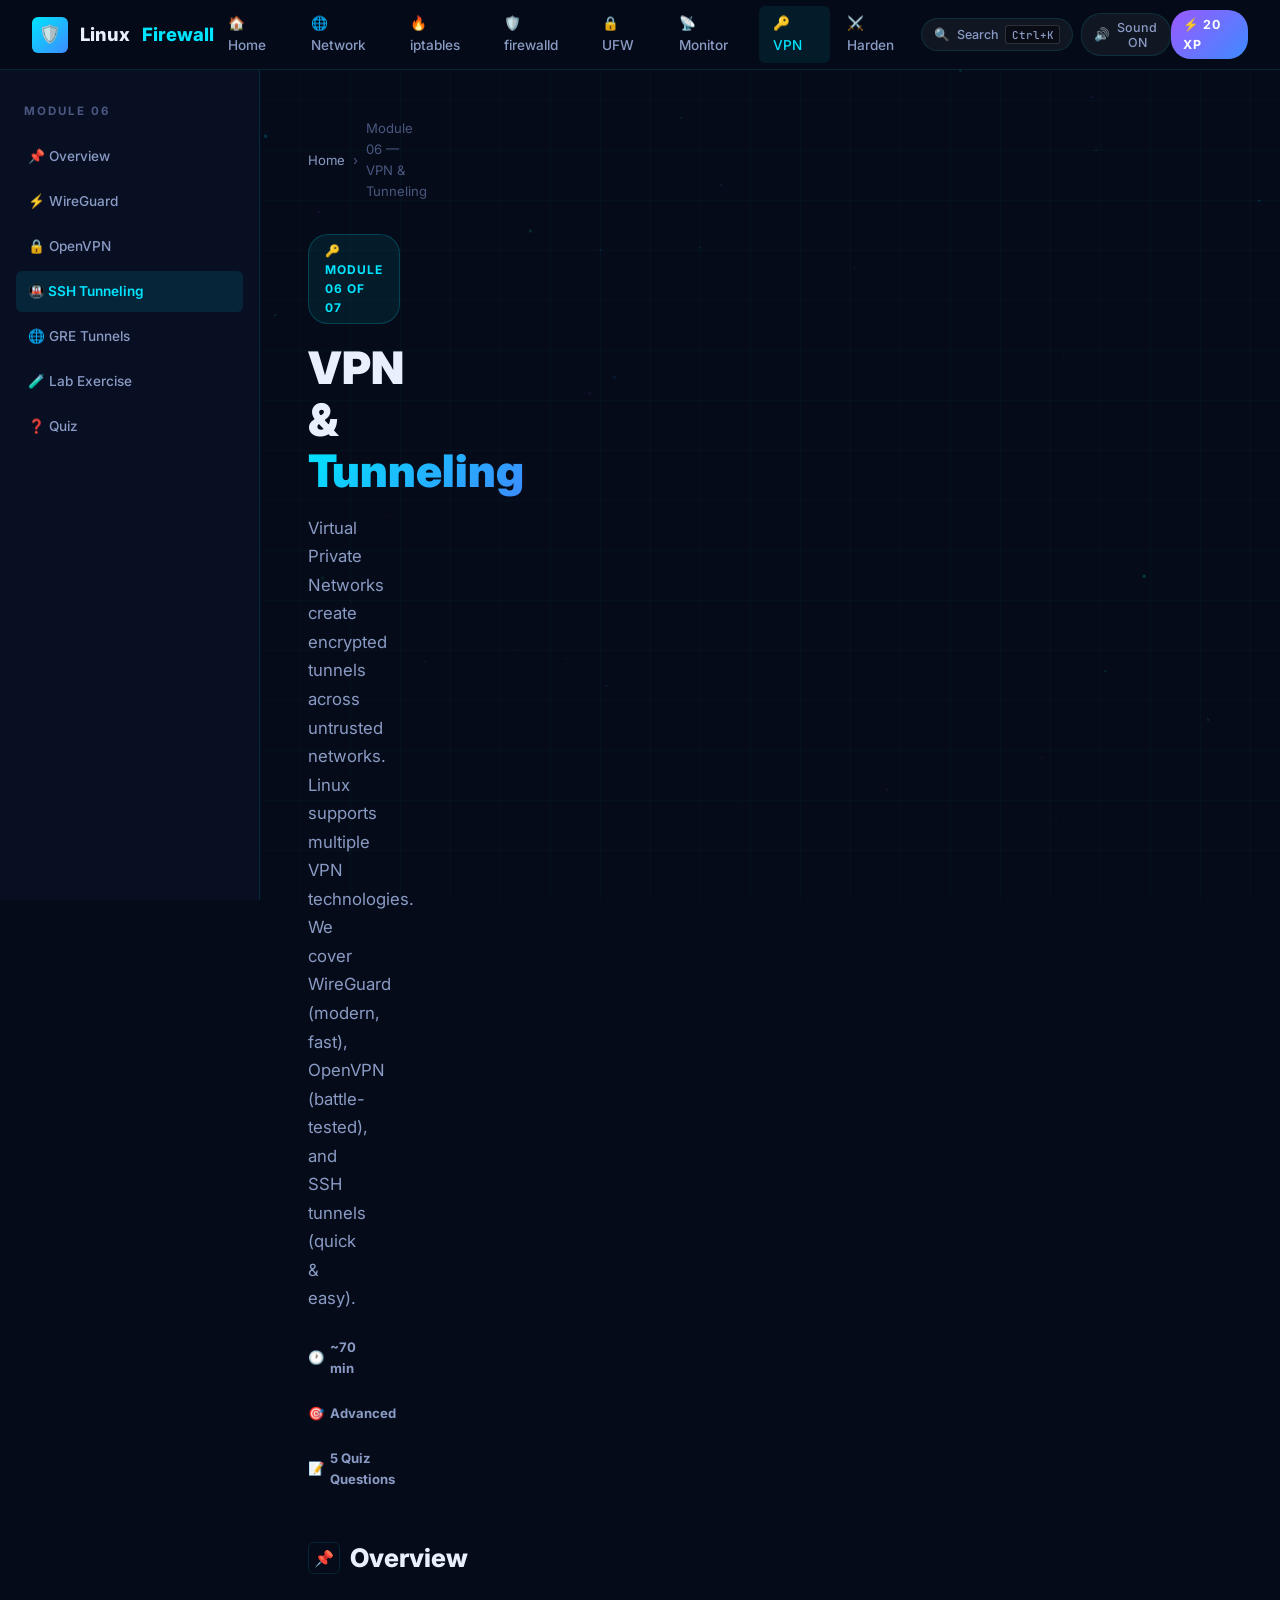
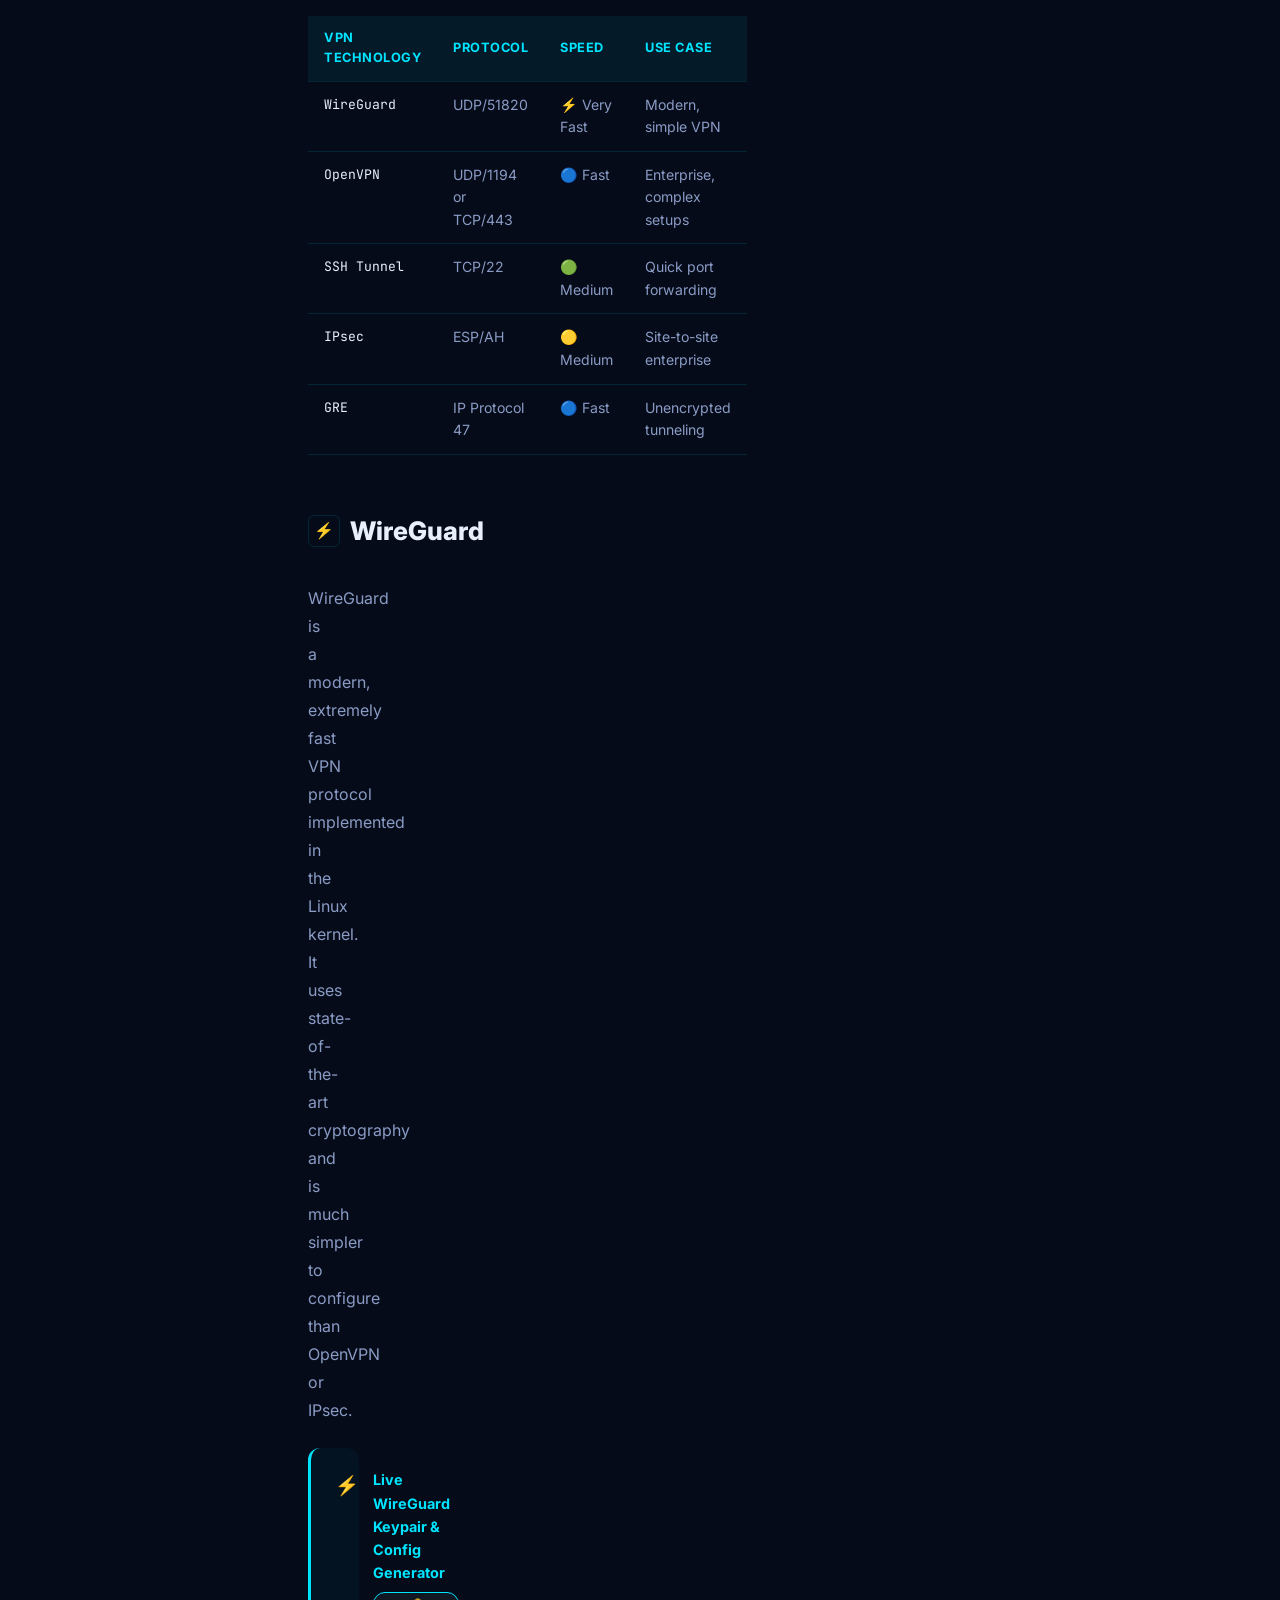
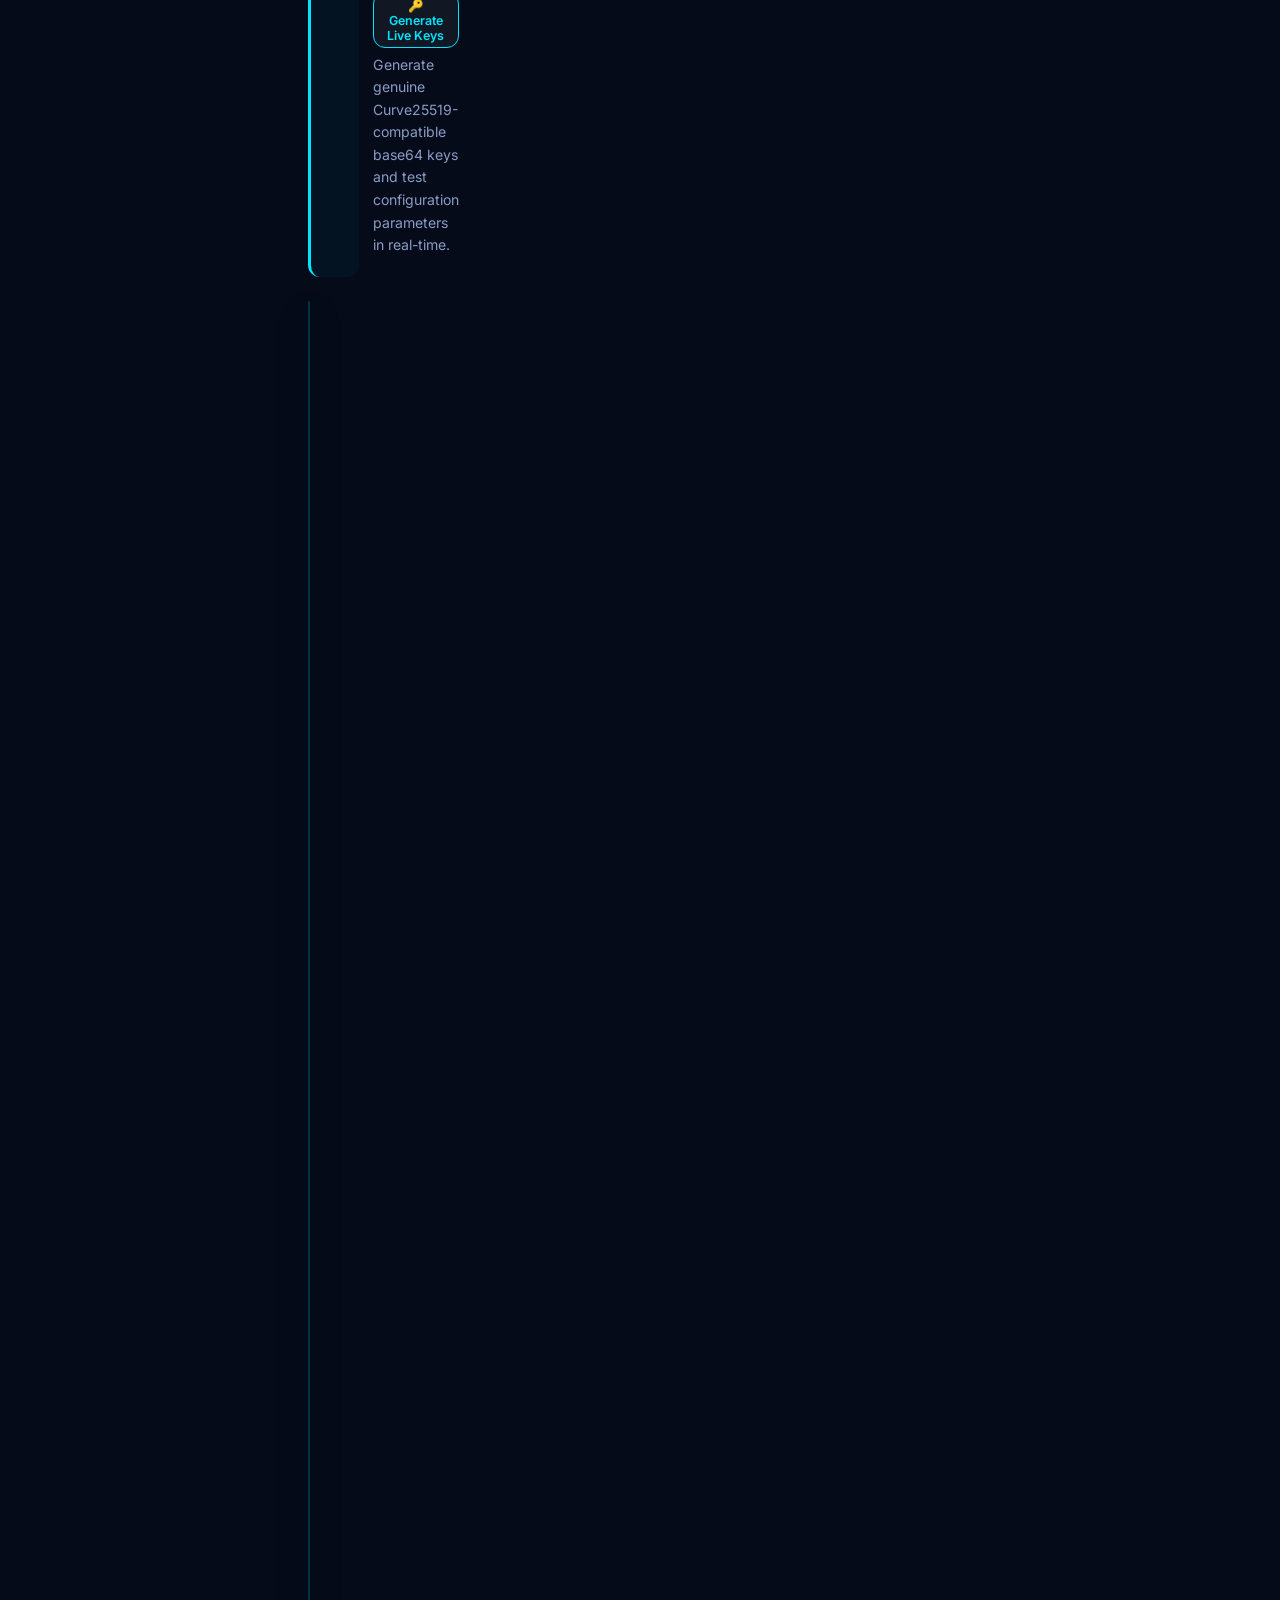
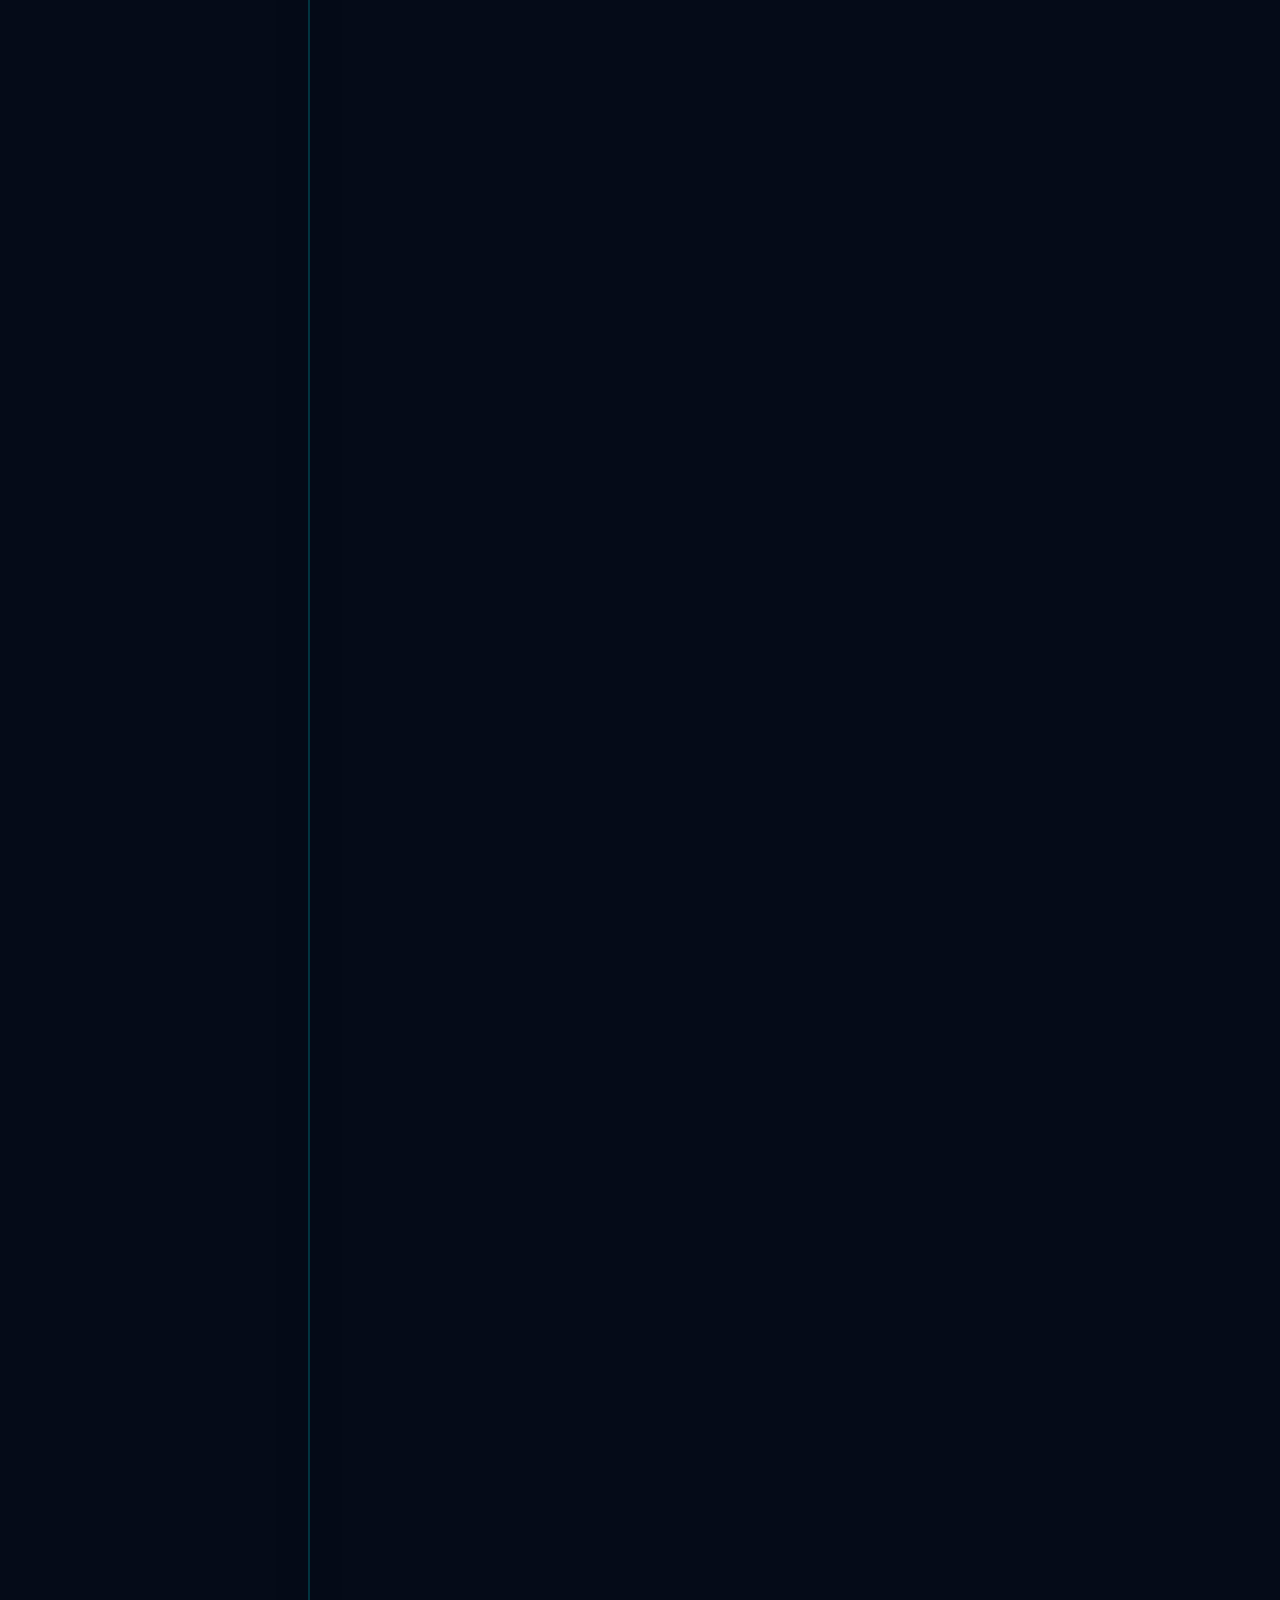
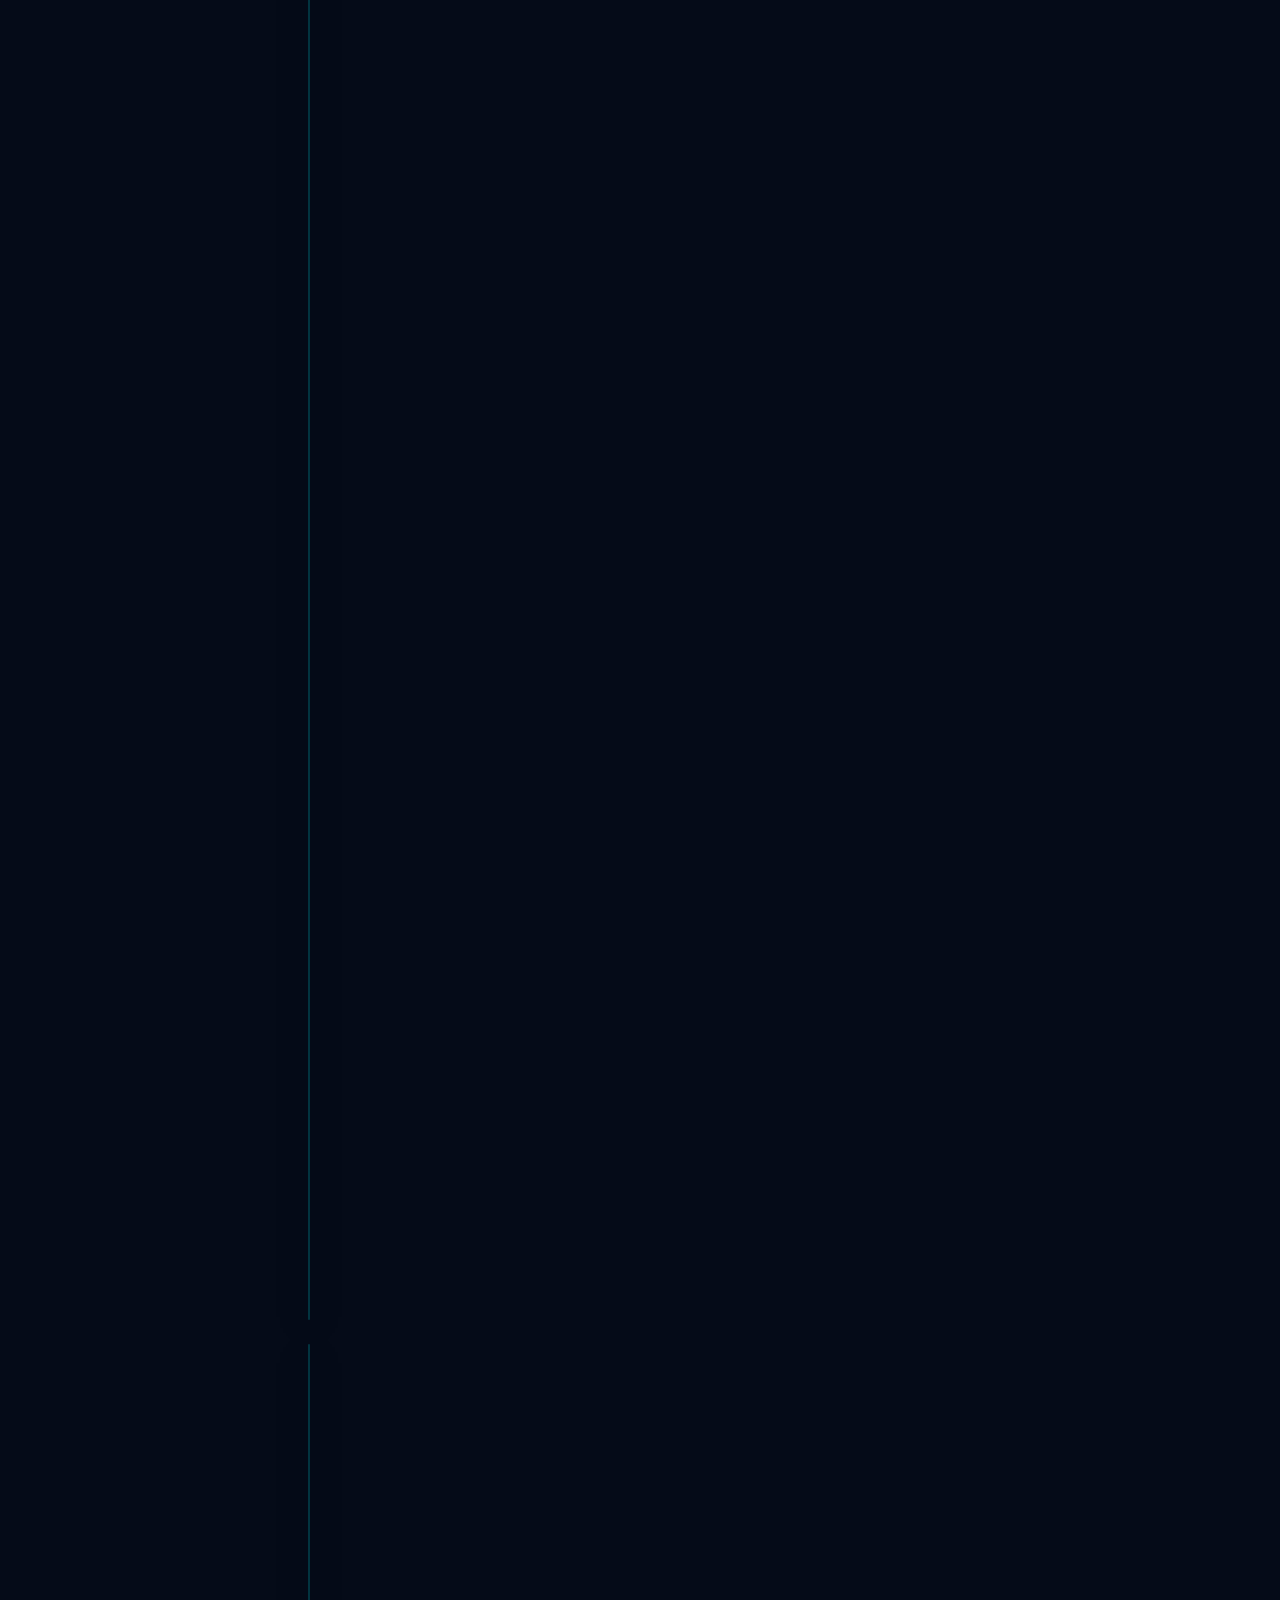
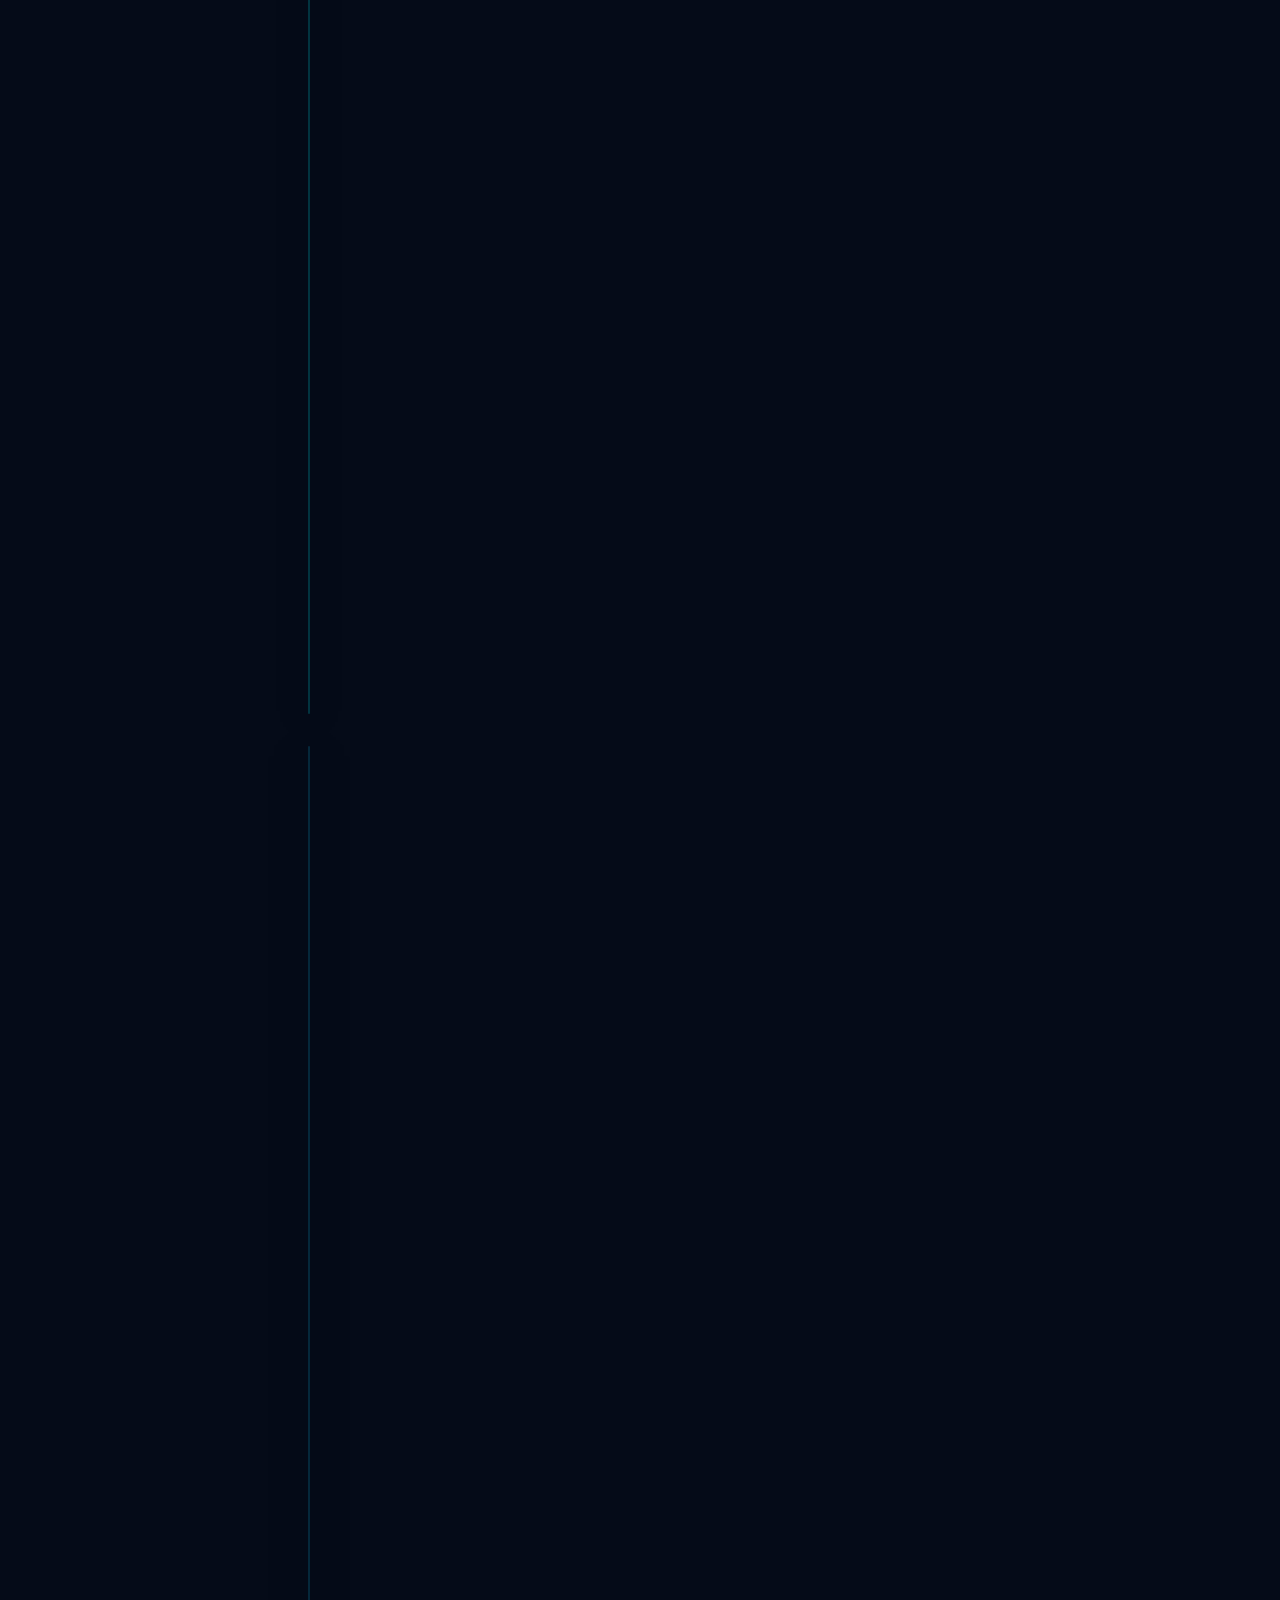
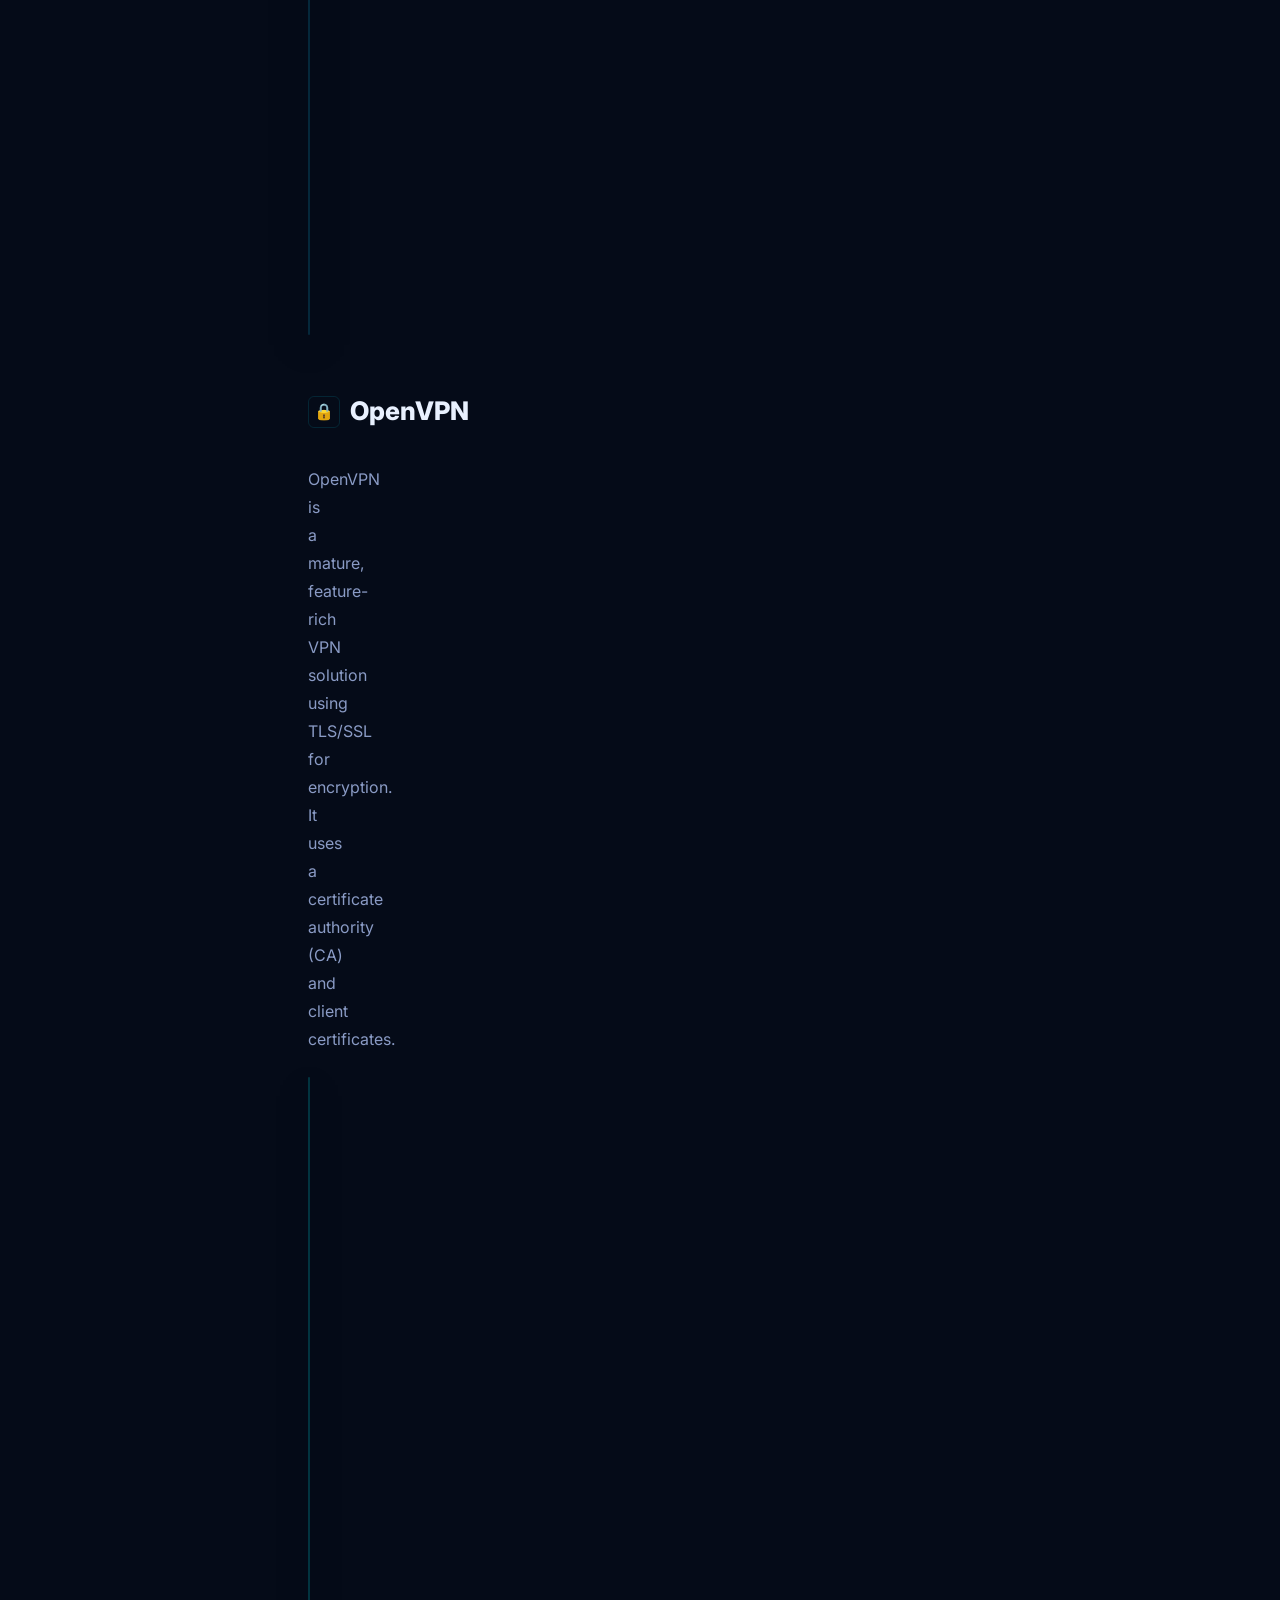
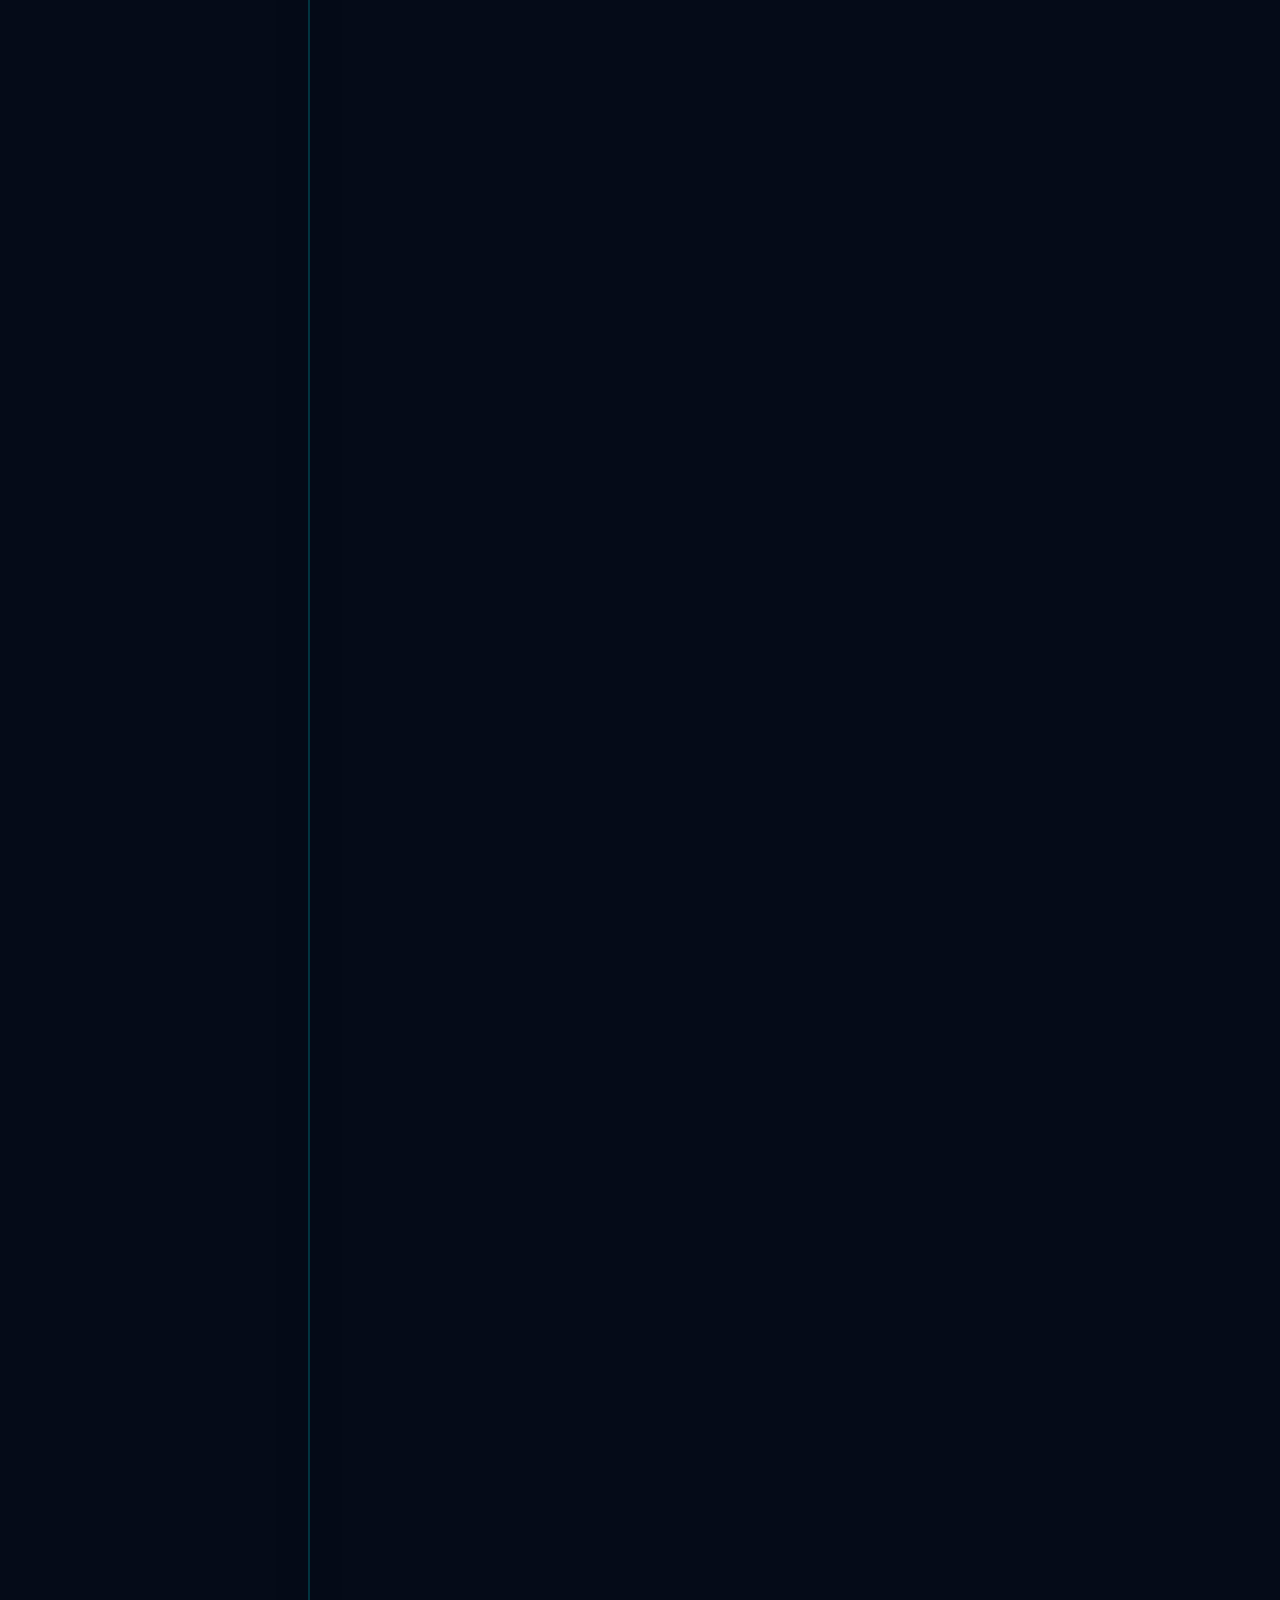
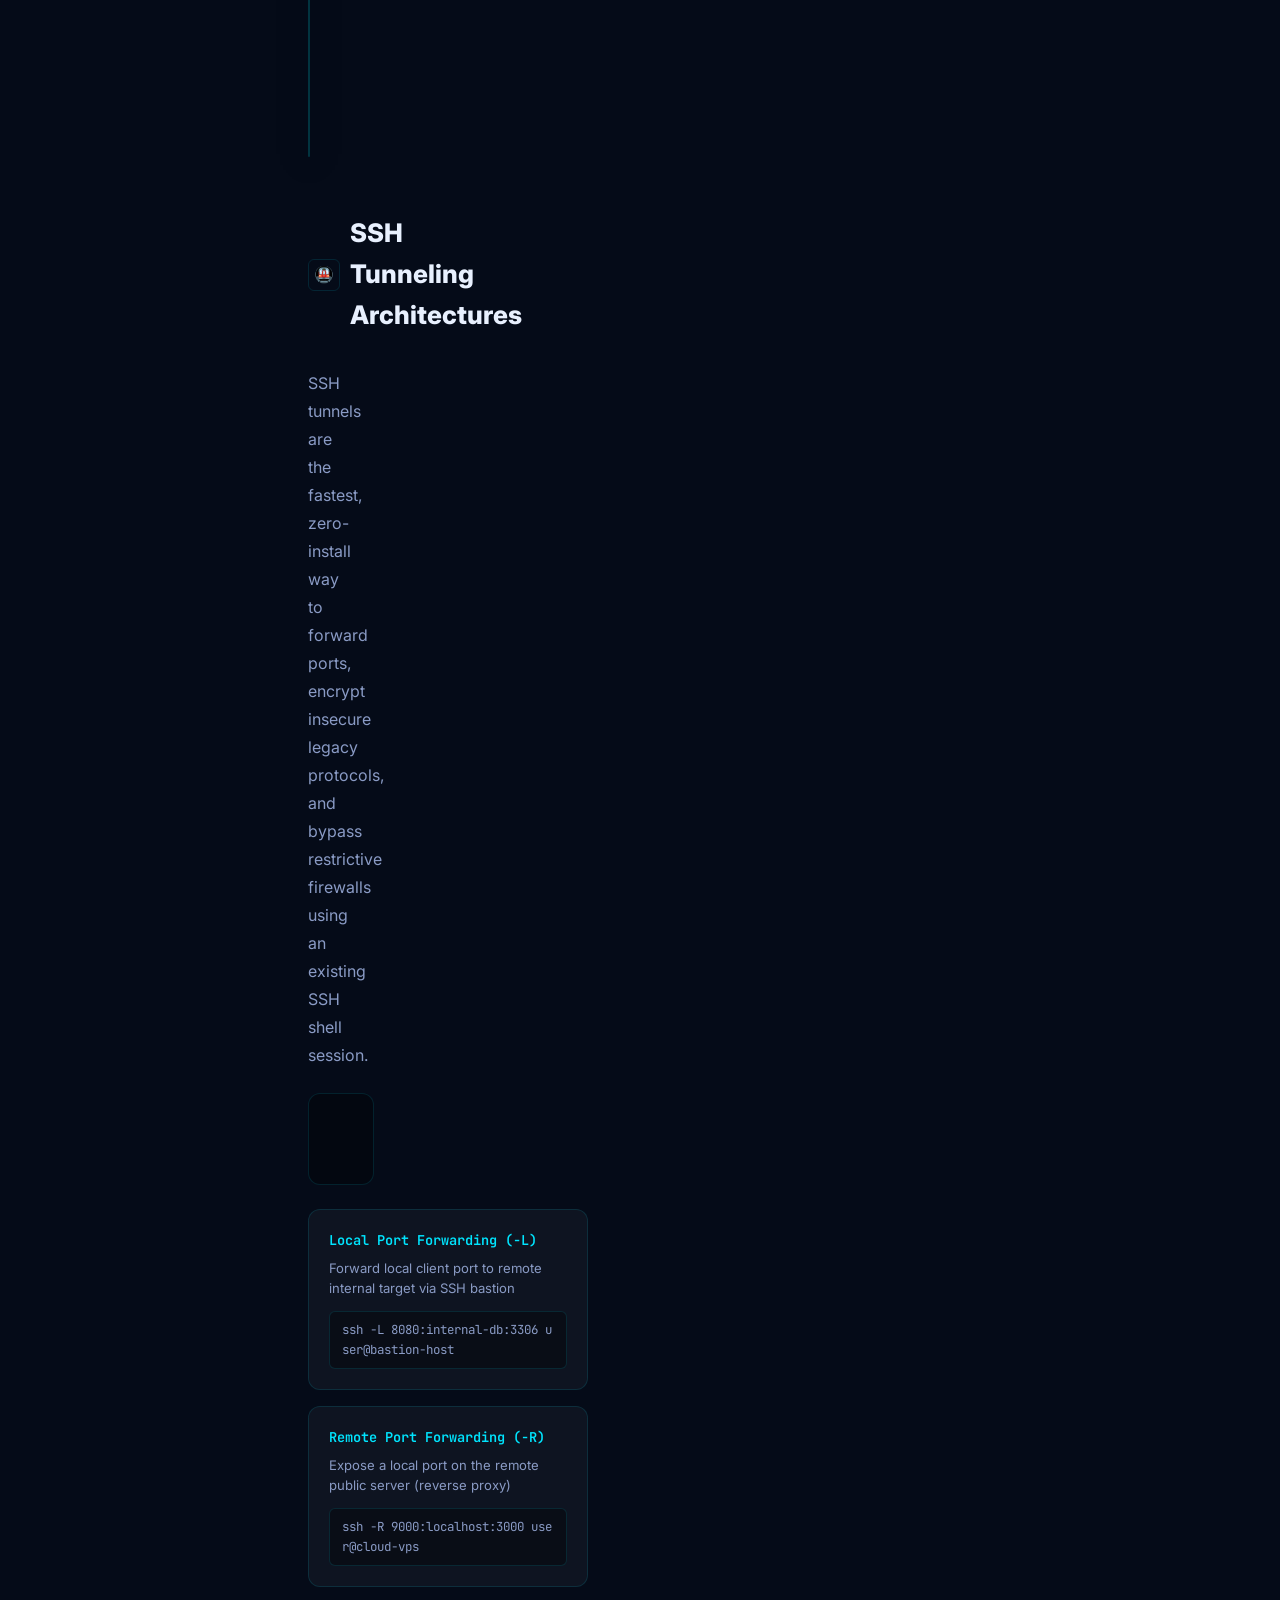
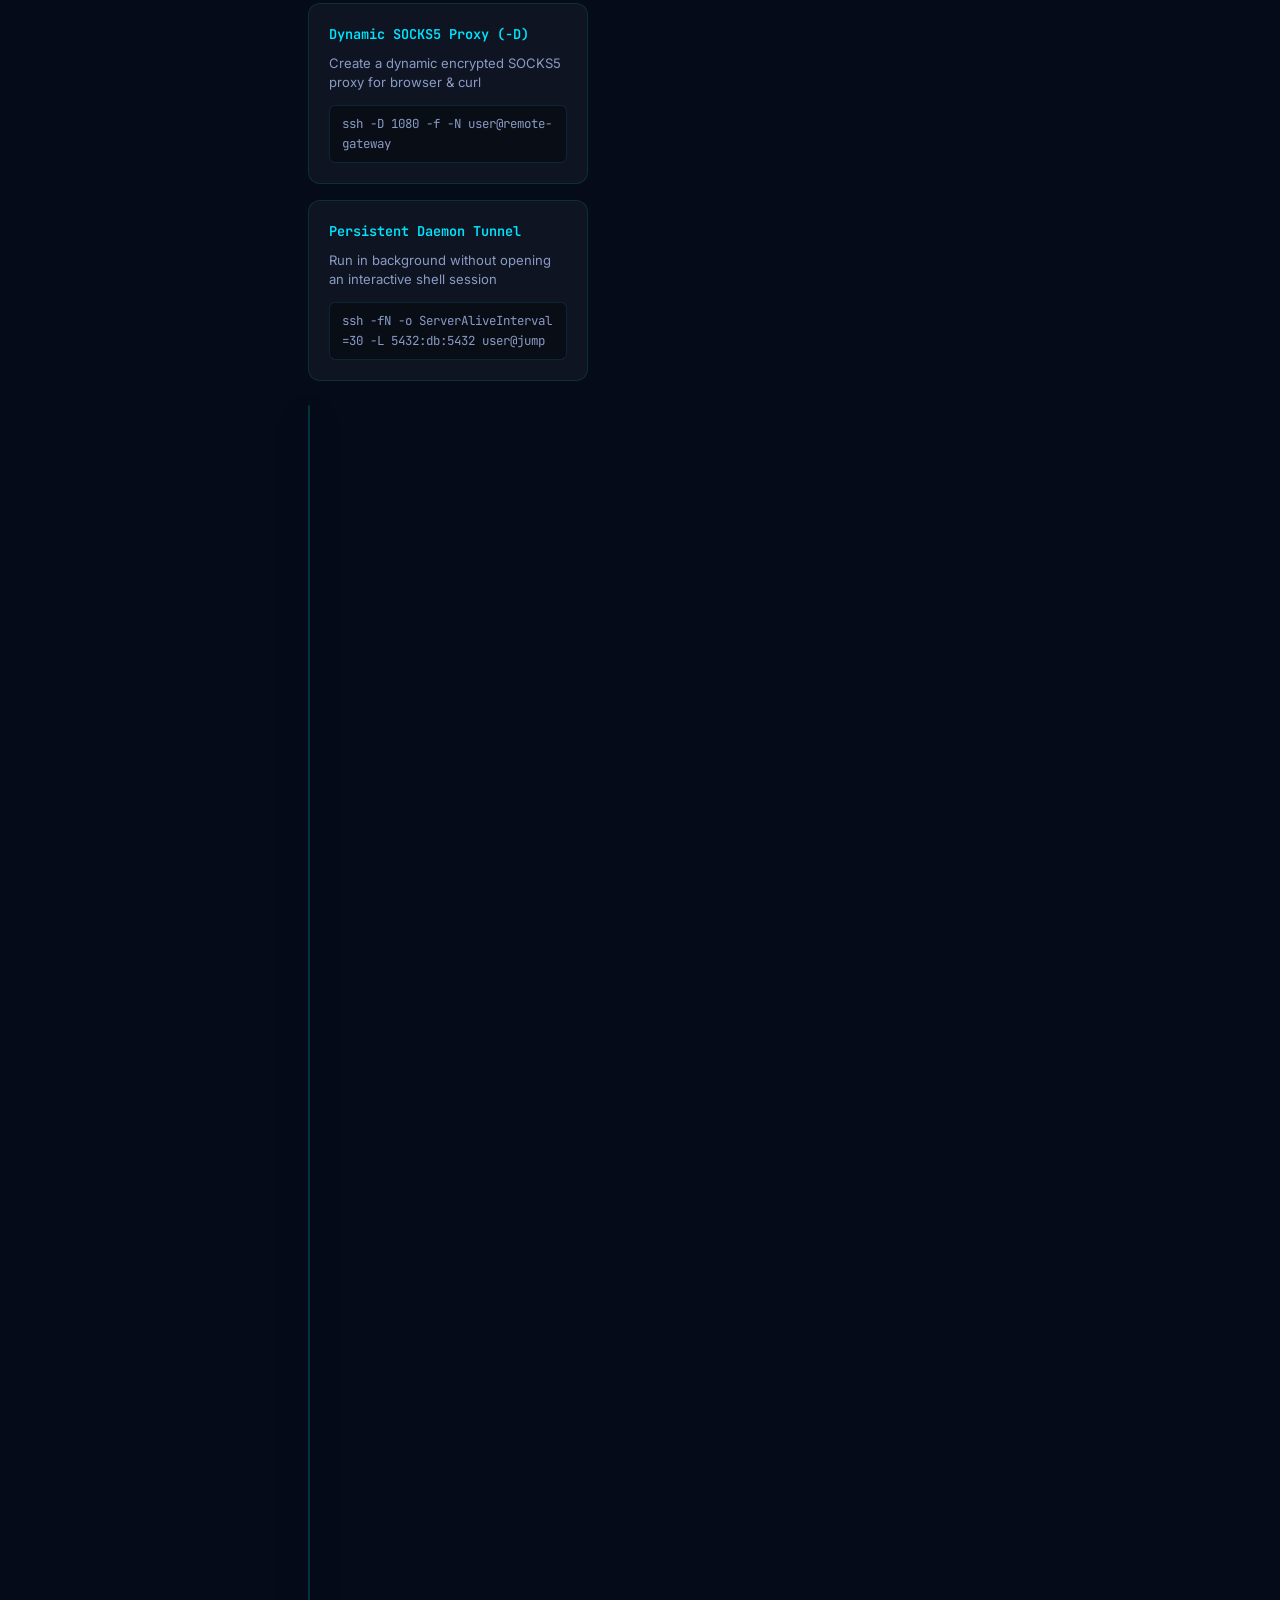
<file: pages/vpn.html>
<!DOCTYPE html>
<html lang="en">
<head>
  <meta charset="UTF-8" />
  <meta name="viewport" content="width=device-width, initial-scale=1.0" />
  <title>VPN &amp; Tunneling — LinuxFirewall</title>
  <meta name="description" content="Learn VPN and tunneling on Linux: WireGuard, OpenVPN, SSH tunneling, and GRE tunnels." />
  <meta name="theme-color" content="#050b18" />
  <link rel="icon" href="data:image/svg+xml,<svg xmlns=%22http://www.w3.org/2000/svg%22 viewBox=%220 0 100 100%22><text y=%22.9em%22 font-size=%2290%22>%F0%9F%9B%A1%EF%B8%8F</text></svg>" />
  <meta property="og:type" content="website" />
  <meta property="og:title" content="VPN &amp; Tunneling — LinuxFirewall" />
  <meta property="og:description" content="Learn VPN and tunneling on Linux: WireGuard, OpenVPN, SSH tunneling, and GRE tunnels." />
  <meta name="twitter:card" content="summary" />
  <meta name="twitter:title" content="VPN &amp; Tunneling — LinuxFirewall" />
  <meta name="twitter:description" content="Learn VPN and tunneling on Linux: WireGuard, OpenVPN, SSH tunneling, and GRE tunnels." />
  <link rel="preconnect" href="https://fonts.googleapis.com" />
  <link rel="preconnect" href="https://fonts.gstatic.com" crossorigin />
  <link rel="stylesheet" href="https://fonts.googleapis.com/css2?family=Inter:wght@300;400;500;600;700;800;900&family=JetBrains+Mono:wght@400;500;600&display=swap" />
  <link rel="stylesheet" href="../styles/main.css" />
</head>
<body>
<canvas id="particle-canvas"></canvas>
<div class="wrapper">

  <nav>
    <a href="../index.html" class="nav-logo"><div class="nav-logo-icon">🛡️</div>Linux<span>Firewall</span></a>
    <ul class="nav-links">
      <li><a href="../index.html">🏠 Home</a></li>
      <li><a href="network-config.html">🌐 Network</a></li>
      <li><a href="iptables.html">🔥 iptables</a></li>
      <li><a href="firewalld.html">🛡️ firewalld</a></li>
      <li><a href="ufw.html">🔒 UFW</a></li>
      <li><a href="monitoring.html">📡 Monitor</a></li>
      <li><a href="vpn.html" class="active">🔑 VPN</a></li>
      <li><a href="hardening.html">⚔️ Harden</a></li>
    </ul>
    <div class="nav-progress"><span class="xp-badge">⚡ 0 XP</span></div>
    <div class="hamburger"><span></span><span></span><span></span></div>
  </nav>

  <div class="lesson-layout">
    <aside class="lesson-sidebar">
      <div class="sidebar-title">Module 06</div>
      <ul class="sidebar-nav">
        <li><a href="#overview" class="active">📌 Overview</a></li>
        <li><a href="#wireguard">⚡ WireGuard</a></li>
        <li><a href="#openvpn">🔒 OpenVPN</a></li>
        <li><a href="#ssh-tunnel">🚇 SSH Tunneling</a></li>
        <li><a href="#gre">🌐 GRE Tunnels</a></li>
        <li><a href="#lab">🧪 Lab Exercise</a></li>
        <li><a href="#quiz">❓ Quiz</a></li>
      </ul>
    </aside>

    <main class="lesson-main">
      <div class="lesson-breadcrumb">
        <a href="../index.html">Home</a><span class="sep">›</span><span>Module 06 — VPN & Tunneling</span>
      </div>

      <header class="lesson-header">
        <div class="lesson-module-badge">🔑 Module 06 of 07</div>
        <h1 class="lesson-title">VPN & <span>Tunneling</span></h1>
        <p class="lesson-intro">Virtual Private Networks create encrypted tunnels across untrusted networks. Linux supports multiple VPN technologies. We cover WireGuard (modern, fast), OpenVPN (battle-tested), and SSH tunnels (quick & easy).</p>
        <div class="lesson-meta-row">
          <span class="meta-item">🕐 <strong>~70 min</strong></span>
          <span class="meta-item">🎯 <strong>Advanced</strong></span>
          <span class="meta-item">📝 <strong>5 Quiz Questions</strong></span>
        </div>
      </header>

      <!-- OVERVIEW -->
      <section class="content-section" data-section="overview" id="overview">
        <h2 class="sect-title"><span class="sect-icon">📌</span> Overview</h2>
        <table class="data-table">
          <thead><tr><th>VPN Technology</th><th>Protocol</th><th>Speed</th><th>Use Case</th></tr></thead>
          <tbody>
            <tr><td>WireGuard</td><td>UDP/51820</td><td>⚡ Very Fast</td><td>Modern, simple VPN</td></tr>
            <tr><td>OpenVPN</td><td>UDP/1194 or TCP/443</td><td>🔵 Fast</td><td>Enterprise, complex setups</td></tr>
            <tr><td>SSH Tunnel</td><td>TCP/22</td><td>🟢 Medium</td><td>Quick port forwarding</td></tr>
            <tr><td>IPsec</td><td>ESP/AH</td><td>🟡 Medium</td><td>Site-to-site enterprise</td></tr>
            <tr><td>GRE</td><td>IP Protocol 47</td><td>🔵 Fast</td><td>Unencrypted tunneling</td></tr>
          </tbody>
        </table>
      </section>

      <!-- WIREGUARD -->
      <section class="content-section" data-section="wireguard" id="wireguard">
        <h2 class="sect-title"><span class="sect-icon">⚡</span> WireGuard</h2>
        <p class="body-text">WireGuard is a modern, extremely fast VPN protocol implemented in the Linux kernel. It uses state-of-the-art cryptography and is much simpler to configure than OpenVPN or IPsec.</p>

        <div class="terminal">
          <div class="terminal-bar">
            <div class="terminal-dots"><span class="dot-r"></span><span class="dot-y"></span><span class="dot-g"></span></div>
            <span class="terminal-label">bash — WireGuard server setup</span>
            <button class="terminal-copy">copy</button>
          </div>
          <div class="terminal-body">
<span class="comment"># Install WireGuard</span>
<span class="prompt">$ </span><span class="cmd">sudo apt install</span> wireguard  <span class="comment"># Debian/Ubuntu</span>
<span class="prompt">$ </span><span class="cmd">sudo dnf install</span> wireguard-tools  <span class="comment"># RHEL/Fedora</span>
<br>
<span class="comment"># Generate server key pair</span>
<span class="prompt">$ </span><span class="cmd">wg genkey</span> | sudo tee /etc/wireguard/server_private.key
<span class="prompt">$ </span><span class="cmd">sudo cat</span> /etc/wireguard/server_private.key | \
    wg pubkey | sudo tee /etc/wireguard/server_public.key
<br>
<span class="comment"># Generate client key pair</span>
<span class="prompt">$ </span><span class="cmd">wg genkey</span> | tee client_private.key | wg pubkey > client_public.key
<br>
<span class="comment"># Create server config /etc/wireguard/wg0.conf</span>
<span class="prompt">$ </span><span class="cmd">sudo tee</span> /etc/wireguard/wg0.conf &lt;&lt; 'EOF'
<span class="output">[Interface]</span>
<span class="output">Address = 10.0.0.1/24</span>
<span class="output">ListenPort = 51820</span>
<span class="output">PrivateKey = &lt;SERVER_PRIVATE_KEY&gt;</span>
<span class="output">PostUp = iptables -A FORWARD -i %i -j ACCEPT; iptables -t nat -A POSTROUTING -o ens3 -j MASQUERADE</span>
<span class="output">PostDown = iptables -D FORWARD -i %i -j ACCEPT; iptables -t nat -D POSTROUTING -o ens3 -j MASQUERADE</span>
<span class="output"></span>
<span class="output">[Peer]</span>
<span class="output">PublicKey = &lt;CLIENT_PUBLIC_KEY&gt;</span>
<span class="output">AllowedIPs = 10.0.0.2/32</span>
<span class="output">EOF</span>
<br>
<span class="comment"># Start WireGuard interface</span>
<span class="prompt">$ </span><span class="cmd">sudo wg-quick</span> up wg0
<span class="prompt">$ </span><span class="cmd">sudo systemctl</span> enable wg-quick@wg0
<br>
<span class="comment"># Check WireGuard status</span>
<span class="prompt">$ </span><span class="cmd">sudo wg</span> show
          </div>
        </div>

        <div class="terminal">
          <div class="terminal-bar">
            <div class="terminal-dots"><span class="dot-r"></span><span class="dot-y"></span><span class="dot-g"></span></div>
            <span class="terminal-label">bash — WireGuard client config</span>
            <button class="terminal-copy">copy</button>
          </div>
          <div class="terminal-body">
<span class="comment"># Client config file</span>
<span class="output">[Interface]</span>
<span class="output">Address = 10.0.0.2/24</span>
<span class="output">PrivateKey = &lt;CLIENT_PRIVATE_KEY&gt;</span>
<span class="output">DNS = 1.1.1.1</span>
<span class="output"></span>
<span class="output">[Peer]</span>
<span class="output">PublicKey = &lt;SERVER_PUBLIC_KEY&gt;</span>
<span class="output">Endpoint = server.example.com:51820</span>
<span class="output">AllowedIPs = 0.0.0.0/0   # Route all traffic through VPN</span>
<span class="output">PersistentKeepalive = 25</span>
          </div>
        </div>

        <!-- PAIRED WIREGUARD DUAL CONFIG GENERATOR -->
        <div class="widget-studio">
          <div class="widget-studio-header">
            <div class="widget-studio-title">
              <span>⚡ Live Paired WireGuard Key & Dual-Config Generator</span>
              <span class="live-badge"><span class="live-dot"></span> CURVE25519</span>
            </div>
            <button class="btn btn-primary" id="btn-wg-generate" style="padding:0.45rem 1rem;font-size:0.8rem;">🔑 Regenerate Full Keypair Set</button>
          </div>
          <div class="widget-studio-body">
            <p style="color:var(--text-secondary);font-size:0.88rem;margin-bottom:1.25rem;">WireGuard requires exchanging public keys between server and client. Generate matching cryptographic keypairs and valid ready-to-use configuration files for both endpoints simultaneously.</p>

            <div class="vpn-config-split">
              <div>
                <div style="display:flex;justify-content:space-between;align-items:center;margin-bottom:0.4rem;">
                  <strong style="color:var(--cyan);font-size:0.85rem;">Server Config (/etc/wireguard/wg0.conf)</strong>
                  <span class="chip">Endpoint :51820</span>
                </div>
                <div class="studio-code-box" id="wg-server-output" style="height:220px;"></div>
              </div>
              <div>
                <div style="display:flex;justify-content:space-between;align-items:center;margin-bottom:0.4rem;">
                  <strong style="color:var(--green);font-size:0.85rem;">Client Config (/etc/wireguard/client1.conf)</strong>
                  <span class="chip">Tunnel 10.0.0.2</span>
                </div>
                <div class="studio-code-box" id="wg-client-output" style="height:220px;"></div>
              </div>
            </div>
          </div>
        </div>
      </section>

      <!-- OPENVPN -->
      <section class="content-section" data-section="openvpn" id="openvpn">
        <h2 class="sect-title"><span class="sect-icon">🔒</span> OpenVPN</h2>
        <p class="body-text">OpenVPN is a mature, feature-rich VPN solution using TLS/SSL for encryption. It uses a certificate authority (CA) and client certificates.</p>

        <div class="terminal">
          <div class="terminal-bar">
            <div class="terminal-dots"><span class="dot-r"></span><span class="dot-y"></span><span class="dot-g"></span></div>
            <span class="terminal-label">bash — OpenVPN quick start</span>
            <button class="terminal-copy">copy</button>
          </div>
          <div class="terminal-body">
<span class="comment"># Install OpenVPN and Easy-RSA</span>
<span class="prompt">$ </span><span class="cmd">sudo apt install</span> openvpn easy-rsa
<br>
<span class="comment"># Initialize PKI with Easy-RSA</span>
<span class="prompt">$ </span><span class="cmd">make-cadir</span> ~/openvpn-ca
<span class="prompt">$ </span><span class="cmd">cd</span> ~/openvpn-ca
<span class="prompt">$ </span><span class="cmd">./easyrsa</span> init-pki
<span class="prompt">$ </span><span class="cmd">./easyrsa</span> build-ca nopass
<br>
<span class="comment"># Generate server certificate</span>
<span class="prompt">$ </span><span class="cmd">./easyrsa</span> gen-req server nopass
<span class="prompt">$ </span><span class="cmd">./easyrsa</span> sign-req server server
<br>
<span class="comment"># Generate Diffie-Hellman parameters</span>
<span class="prompt">$ </span><span class="cmd">./easyrsa</span> gen-dh
<br>
<span class="comment"># Start OpenVPN with config file</span>
<span class="prompt">$ </span><span class="cmd">sudo openvpn</span> --config /etc/openvpn/server.conf
<span class="prompt">$ </span><span class="cmd">sudo systemctl</span> start openvpn@server
<span class="prompt">$ </span><span class="cmd">sudo systemctl</span> enable openvpn@server
          </div>
        </div>
      </section>

      <!-- SSH TUNNEL -->
      <section class="content-section" data-section="ssh-tunnel" id="ssh-tunnel">
        <h2 class="sect-title"><span class="sect-icon">🚇</span> SSH Tunneling Architectures</h2>
        <p class="body-text">SSH tunnels are the fastest, zero-install way to forward ports, encrypt insecure legacy protocols, and bypass restrictive firewalls using an existing SSH shell session.</p>

        <!-- Visual Architecture Diagram -->
        <div class="diagram-wrap">
          <svg viewBox="0 0 740 180" style="max-width:100%;height:auto;font-family:var(--font-mono);font-size:12px;">
            <!-- Client Box -->
            <rect x="20" y="30" width="160" height="120" rx="8" fill="#080f22" stroke="#00e5ff" stroke-width="1.5" />
            <text x="100" y="60" fill="#00e5ff" text-anchor="middle" font-weight="bold">Local Client</text>
            <text x="100" y="85" fill="#8a9bc5" text-anchor="middle" font-size="11">App (localhost:8080)</text>
            <text x="100" y="115" fill="#ffd32a" text-anchor="middle" font-size="10">ssh -L 8080:db:3306</text>

            <!-- Encrypted Tunnel Line -->
            <path d="M 180 90 L 360 90" stroke="#9b59ff" stroke-width="3" stroke-dasharray="6,4" />
            <circle cx="270" cy="90" r="14" fill="#050b18" stroke="#9b59ff" />
            <text x="270" y="94" fill="#9b59ff" text-anchor="middle" font-size="10">🔒 TLS</text>
            <text x="270" y="125" fill="#8a9bc5" text-anchor="middle" font-size="10">Port 22 SSH Stream</text>

            <!-- Jump / Remote Server -->
            <rect x="360" y="30" width="160" height="120" rx="8" fill="#080f22" stroke="#3d8bff" stroke-width="1.5" />
            <text x="440" y="60" fill="#3d8bff" text-anchor="middle" font-weight="bold">SSH Bastion Server</text>
            <text x="440" y="85" fill="#8a9bc5" text-anchor="middle" font-size="11">sshd listener (:22)</text>
            <text x="440" y="115" fill="#00ffa3" text-anchor="middle" font-size="10">Gateway / Jump Host</text>

            <!-- Unencrypted LAN link to Internal Target -->
            <path d="M 520 90 L 590 90" stroke="#00ffa3" stroke-width="2" />
            <polygon points="590,90 580,85 580,95" fill="#00ffa3" />

            <!-- Target Internal Resource -->
            <rect x="590" y="45" width="130" height="90" rx="6" fill="#040914" stroke="#00ffa3" stroke-width="1.5" />
            <text x="655" y="75" fill="#00ffa3" text-anchor="middle" font-weight="bold">Internal DB</text>
            <text x="655" y="95" fill="#8a9bc5" text-anchor="middle" font-size="11">MySQL :3306</text>
            <text x="655" y="115" fill="#ff5757" text-anchor="middle" font-size="9">Private Network</text>
          </svg>
        </div>

        <div class="cmd-grid">
          <div class="cmd-card">
            <div class="cmd-card-title">Local Port Forwarding (-L)</div>
            <div class="cmd-card-desc">Forward local client port to remote internal target via SSH bastion</div>
            <div class="cmd-card-syntax">ssh -L 8080:internal-db:3306 user@bastion-host</div>
          </div>
          <div class="cmd-card">
            <div class="cmd-card-title">Remote Port Forwarding (-R)</div>
            <div class="cmd-card-desc">Expose a local port on the remote public server (reverse proxy)</div>
            <div class="cmd-card-syntax">ssh -R 9000:localhost:3000 user@cloud-vps</div>
          </div>
          <div class="cmd-card">
            <div class="cmd-card-title">Dynamic SOCKS5 Proxy (-D)</div>
            <div class="cmd-card-desc">Create a dynamic encrypted SOCKS5 proxy for browser &amp; curl</div>
            <div class="cmd-card-syntax">ssh -D 1080 -f -N user@remote-gateway</div>
          </div>
          <div class="cmd-card">
            <div class="cmd-card-title">Persistent Daemon Tunnel</div>
            <div class="cmd-card-desc">Run in background without opening an interactive shell session</div>
            <div class="cmd-card-syntax">ssh -fN -o ServerAliveInterval=30 -L 5432:db:5432 user@jump</div>
          </div>
        </div>

        <div class="terminal">
          <div class="terminal-bar">
            <div class="terminal-dots"><span class="dot-r"></span><span class="dot-y"></span><span class="dot-g"></span></div>
            <span class="terminal-label">bash — SSH tunnel examples</span>
            <button class="terminal-copy">copy</button>
          </div>
          <div class="terminal-body">
<span class="comment"># Access a remote DB (MySQL on port 3306) locally on 13306</span>
<span class="prompt">$ </span><span class="cmd">ssh</span> <span class="flag">-L 13306:db-server:3306</span> user@jump-server
<span class="comment"># Now connect: mysql -h 127.0.0.1 -P 13306</span>
<br>
<span class="comment"># SOCKS5 proxy — route browser traffic through server</span>
<span class="prompt">$ </span><span class="cmd">ssh</span> <span class="flag">-D 1080 -f -N</span> user@remote-server
<span class="comment"># Configure browser to use SOCKS5 proxy at 127.0.0.1:1080</span>
<br>
<span class="comment"># Jump host (bastion) to reach internal server</span>
<span class="prompt">$ </span><span class="cmd">ssh</span> <span class="flag">-J</span> user@bastion user@internal-server
          </div>
        </div>
      </section>

      <!-- GRE -->
      <section class="content-section" data-section="gre" id="gre">
        <h2 class="sect-title"><span class="sect-icon">🌐</span> GRE Tunnels</h2>
        <p class="body-text">GRE (Generic Routing Encapsulation) creates a point-to-point tunnel between two hosts. Note: GRE provides no encryption — combine with IPsec for security.</p>

        <div class="terminal">
          <div class="terminal-bar">
            <div class="terminal-dots"><span class="dot-r"></span><span class="dot-y"></span><span class="dot-g"></span></div>
            <span class="terminal-label">bash — GRE tunnel setup</span>
            <button class="terminal-copy">copy</button>
          </div>
          <div class="terminal-body">
<span class="comment"># Load GRE kernel module</span>
<span class="prompt">$ </span><span class="cmd">sudo modprobe</span> ip_gre
<br>
<span class="comment"># Create GRE tunnel interface</span>
<span class="comment"># Server A: 192.168.1.10 | Server B: 192.168.2.10</span>
<span class="prompt">$ </span><span class="cmd">sudo ip</span> tunnel add gre1 mode gre \
    remote <span class="arg">192.168.2.10</span> \
    local <span class="arg">192.168.1.10</span> \
    ttl 255
<br>
<span class="prompt">$ </span><span class="cmd">sudo ip</span> link set gre1 up
<span class="prompt">$ </span><span class="cmd">sudo ip</span> addr add <span class="arg">10.10.10.1/30</span> dev gre1
<br>
<span class="comment"># Add route for remote network through tunnel</span>
<span class="prompt">$ </span><span class="cmd">sudo ip</span> route add 10.10.10.0/30 dev gre1
<br>
<span class="comment"># Verify tunnel</span>
<span class="prompt">$ </span><span class="cmd">ip</span> tunnel show
<span class="prompt">$ </span><span class="cmd">ping</span> 10.10.10.2  <span class="comment"># Ping remote end of tunnel</span>
          </div>
        </div>
      </section>

      <!-- LAB -->
      <section class="content-section" data-section="lab" id="lab">
        <h2 class="sect-title"><span class="sect-icon">🧪</span> Lab Exercise</h2>
        <div class="lab-box">
          <div class="lab-header">
            <div class="lab-icon">🧪</div>
            <div>
              <div class="lab-title">Lab 06 — Set Up a WireGuard Peer-to-Peer VPN</div>
              <div class="lab-subtitle">Estimated time: 25 minutes · Requires 2 Linux machines/VMs</div>
            </div>
          </div>
          <div class="lab-steps">
            <div class="lab-step"><div class="lab-step-num">1</div><div class="lab-step-body"><div class="lab-step-title">Install WireGuard on both machines</div><div class="lab-step-text">Run <code>sudo apt install wireguard</code> (or equivalent) on both the server and client.</div></div></div>
            <div class="lab-step"><div class="lab-step-num">2</div><div class="lab-step-body"><div class="lab-step-title">Generate key pairs</div><div class="lab-step-text">On each machine, generate a private key with <code>wg genkey</code> and derive the public key with <code>wg pubkey</code>.</div></div></div>
            <div class="lab-step"><div class="lab-step-num">3</div><div class="lab-step-body"><div class="lab-step-title">Create configuration files</div><div class="lab-step-text">Write <code>/etc/wireguard/wg0.conf</code> on both machines. Server listens on 51820; client connects to server's public IP.</div></div></div>
            <div class="lab-step"><div class="lab-step-num">4</div><div class="lab-step-body"><div class="lab-step-title">Bring up the interface</div><div class="lab-step-text">Run <code>sudo wg-quick up wg0</code> on both machines. Check status with <code>sudo wg show</code>.</div></div></div>
            <div class="lab-step"><div class="lab-step-num">5</div><div class="lab-step-body"><div class="lab-step-title">Test the tunnel</div><div class="lab-step-text">Ping the peer's WireGuard IP (e.g., 10.0.0.1 from the client). You should see successful replies through the encrypted tunnel.</div></div></div>
          </div>
        </div>
      </section>

      <!-- QUIZ -->
      <section class="content-section" data-section="quiz" id="quiz">
        <h2 class="sect-title"><span class="sect-icon">❓</span> Knowledge Check</h2>
        <div class="completion-banner">
          <div class="completion-banner-icon">🎉</div>
          <div class="completion-banner-text"><strong>Module Complete!</strong> You scored 80%+ and earned +150 XP!</div>
        </div>
        <div class="quiz-box">
          <div class="quiz-header">
            <div class="quiz-icon">🧠</div>
            <div><div class="quiz-title">VPN & Tunneling Quiz</div><div class="quiz-subtitle">5 questions · +20 XP per correct answer</div></div>
          </div>
          <div class="quiz-progress-wrap">
            <span>Question <span class="q-current">1</span> of <span class="q-total">5</span></span>
          </div>
          <div class="quiz-progress-bar"><div class="quiz-progress-fill" style="width:0%"></div></div>
          <div class="quiz-question-wrap">
            <p class="question-text"></p>
            <ul class="options-list"></ul>
            <div class="quiz-explanation"></div>
            <div class="quiz-actions"><button class="btn btn-ghost" id="quiz-next" disabled>Next →</button></div>
          </div>
          <div class="quiz-result">
            <div class="quiz-score-circle" style="--pct:0%"><div class="quiz-score-text">0%</div></div>
            <div class="quiz-result-title"></div><div class="quiz-result-sub"></div>
            <button class="btn btn-secondary" id="quiz-restart">🔄 Try Again</button>
          </div>
        </div>
      </section>

      <div class="lesson-nav">
        <a href="monitoring.html" class="lesson-nav-btn"><span class="nav-icon">←</span><div><span class="nav-dir">Previous</span><span class="nav-label">Network Monitoring</span></div></a>
        <a href="hardening.html" class="lesson-nav-btn next"><span class="nav-icon">→</span><div><span class="nav-dir">Next Module</span><span class="nav-label">Security Hardening</span></div></a>
      </div>
    </main>
  </div>

  <footer><div class="footer-logo">🛡️ Linux<span>Firewall</span></div><p class="footer-text">Linux System Administration · PBL Project · 2026</p></footer>
</div>
<script>
const quizModuleId = 'vpn';
const quizData = [
  {
    question: "What is the default UDP port that WireGuard listens on?",
    options: ["1194", "4500", "51820", "500"],
    correct: 2,
    explanation: "WireGuard uses UDP port 51820 by default. Unlike OpenVPN (UDP/1194) and IPsec (UDP/500, 4500), WireGuard exclusively uses UDP for all communication."
  },
  {
    question: "Which SSH flag creates a local port forward (listening locally, connecting remotely)?",
    options: ["-D", "-R", "-L", "-J"],
    correct: 2,
    explanation: "'-L local_port:remote_host:remote_port' creates a local port forward. Traffic sent to the local port is forwarded through the SSH server to the remote host. '-R' does the reverse (remote→local)."
  },
  {
    question: "What is a major security limitation of GRE tunnels?",
    options: [
      "They only support IPv4",
      "They provide no encryption",
      "They require root access",
      "They cannot route multiple subnets"
    ],
    correct: 1,
    explanation: "GRE (Generic Routing Encapsulation) creates a tunnel but provides NO encryption. Traffic within a GRE tunnel travels in plaintext. For security, GRE is typically combined with IPsec."
  },
  {
    question: "In WireGuard, what does 'AllowedIPs = 0.0.0.0/0' in a client's Peer section mean?",
    options: [
      "Allow all peers to connect",
      "Block all traffic",
      "Route ALL client traffic through the VPN tunnel",
      "Allow only the server's IP"
    ],
    correct: 2,
    explanation: "AllowedIPs = 0.0.0.0/0 configures WireGuard to route ALL outbound traffic from the client through the VPN tunnel — essentially making it a full VPN (like a traditional VPN). Use a specific subnet for split-tunnel."
  },
  {
    question: "Which SSH flag creates a SOCKS5 proxy, routing traffic dynamically through the SSH server?",
    options: ["-L", "-R", "-D", "-N"],
    correct: 2,
    explanation: "'-D port' creates a dynamic SOCKS5 proxy. Applications configured to use this SOCKS proxy will tunnel their traffic through the SSH server. Useful for browsing through a remote server."
  }
];
</script>
<script src="../scripts/app.js"></script>
</body>
</html>
</file>
<file: styles/main.css>
/* ============================================================
   LINUX NETWORKING & FIREWALL STUDY PORTAL — DESIGN SYSTEM
   ============================================================ */

/* Font is loaded via <link rel="preconnect"> + <link rel="stylesheet"> in
   each page's <head> rather than @import here — @import blocks the CSSOM
   until the imported stylesheet round-trips, delaying first paint. */

/* ── CSS Variables ── */
:root {
  --bg-primary:    #050b18;
  --bg-secondary:  #080f22;
  --bg-card:       rgba(255,255,255,0.04);
  --bg-card-hover: rgba(255,255,255,0.08);
  --glass:         rgba(10,20,50,0.6);

  --cyan:   #00e5ff;
  --blue:   #3d8bff;
  --purple: #9b59ff;
  --green:  #00ffa3;
  --orange: #ff9f43;
  --red:    #ff5757;
  --yellow: #ffd32a;

  --text-primary:   #e8f0fe;
  --text-secondary: #8a9bc5;
  --text-muted:     #4a5880;

  --border:        rgba(0,229,255,0.12);
  --border-hover:  rgba(0,229,255,0.35);
  --glow-cyan:     0 0 20px rgba(0,229,255,0.25), 0 0 60px rgba(0,229,255,0.1);
  --glow-blue:     0 0 20px rgba(61,139,255,0.3);
  --glow-purple:   0 0 20px rgba(155,89,255,0.3);

  --radius-sm:  6px;
  --radius-md:  12px;
  --radius-lg:  20px;
  --radius-xl:  32px;

  --transition: all 0.3s cubic-bezier(0.4, 0, 0.2, 1);
  --font-main:  'Inter', sans-serif;
  --font-mono:  'JetBrains Mono', monospace;
}

/* ── Reset ── */
*, *::before, *::after { box-sizing: border-box; margin: 0; padding: 0; }

html { scroll-behavior: smooth; }

body {
  font-family: var(--font-main);
  background: var(--bg-primary);
  color: var(--text-primary);
  min-height: 100vh;
  overflow-x: hidden;
  line-height: 1.6;
}

/* ── Scrollbar ── */
::-webkit-scrollbar { width: 6px; }
::-webkit-scrollbar-track { background: var(--bg-secondary); }
::-webkit-scrollbar-thumb { background: var(--cyan); border-radius: 3px; }

/* ── Particle Canvas ── */
#particle-canvas {
  position: fixed;
  top: 0; left: 0;
  width: 100%; height: 100%;
  pointer-events: none;
  z-index: 0;
  opacity: 0.4;
}

/* ── Grid BG ── */
body::before {
  content: '';
  position: fixed;
  inset: 0;
  background-image:
    linear-gradient(rgba(0,229,255,0.03) 1px, transparent 1px),
    linear-gradient(90deg, rgba(0,229,255,0.03) 1px, transparent 1px);
  background-size: 50px 50px;
  pointer-events: none;
  z-index: 0;
}

/* ── Wrapper ── */
.wrapper { position: relative; z-index: 1; }

/* ============================================================
   NAVIGATION
   ============================================================ */
nav {
  position: fixed;
  top: 0; left: 0; right: 0;
  z-index: 1000;
  padding: 0 2rem;
  height: 70px;
  display: flex;
  align-items: center;
  justify-content: space-between;
  background: rgba(5,11,24,0.85);
  backdrop-filter: blur(20px);
  -webkit-backdrop-filter: blur(20px);
  border-bottom: 1px solid var(--border);
  transition: var(--transition);
}

nav.scrolled { box-shadow: 0 4px 30px rgba(0,0,0,0.5); }

.nav-logo {
  display: flex;
  align-items: center;
  gap: 0.75rem;
  text-decoration: none;
  font-weight: 800;
  font-size: 1.15rem;
  color: var(--text-primary);
}

.nav-logo-icon {
  width: 36px; height: 36px;
  background: linear-gradient(135deg, var(--cyan), var(--blue));
  border-radius: var(--radius-sm);
  display: flex;
  align-items: center;
  justify-content: center;
  font-size: 1.1rem;
}

.nav-logo span { color: var(--cyan); }

.nav-links {
  display: flex;
  align-items: center;
  gap: 0.25rem;
  list-style: none;
}

.nav-links a {
  display: flex;
  align-items: center;
  gap: 0.4rem;
  padding: 0.4rem 0.85rem;
  border-radius: var(--radius-sm);
  text-decoration: none;
  color: var(--text-secondary);
  font-size: 0.85rem;
  font-weight: 500;
  transition: var(--transition);
}

.nav-links a:hover,
.nav-links a.active {
  color: var(--cyan);
  background: rgba(0,229,255,0.08);
}

.nav-progress {
  display: flex;
  align-items: center;
  gap: 0.75rem;
  font-size: 0.82rem;
  color: var(--text-secondary);
}

.xp-badge {
  background: linear-gradient(135deg, var(--purple), var(--blue));
  color: white;
  padding: 0.3rem 0.8rem;
  border-radius: 20px;
  font-weight: 700;
  font-size: 0.78rem;
  letter-spacing: 0.5px;
}

.hamburger {
  display: none;
  flex-direction: column;
  gap: 5px;
  cursor: pointer;
  padding: 5px;
}

.hamburger span {
  display: block;
  width: 25px;
  height: 2px;
  background: var(--text-primary);
  border-radius: 2px;
  transition: var(--transition);
}

/* ============================================================
   HERO SECTION
   ============================================================ */
.hero {
  min-height: 100vh;
  display: flex;
  flex-direction: column;
  align-items: center;
  justify-content: center;
  text-align: center;
  padding: 6rem 2rem 4rem;
  position: relative;
}

.hero-badge {
  display: inline-flex;
  align-items: center;
  gap: 0.5rem;
  background: rgba(0,229,255,0.1);
  border: 1px solid rgba(0,229,255,0.3);
  border-radius: 30px;
  padding: 0.4rem 1.2rem;
  font-size: 0.8rem;
  font-weight: 600;
  color: var(--cyan);
  letter-spacing: 1px;
  text-transform: uppercase;
  margin-bottom: 2rem;
  animation: fadeInDown 0.8s ease;
}

.hero-badge::before {
  content: '';
  width: 6px; height: 6px;
  background: var(--cyan);
  border-radius: 50%;
  animation: pulse 2s ease infinite;
}

.hero-title {
  font-size: clamp(2.5rem, 6vw, 5rem);
  font-weight: 900;
  line-height: 1.1;
  margin-bottom: 1.5rem;
  animation: fadeInUp 0.8s ease 0.2s both;
}

.hero-title .line1 { display: block; color: var(--text-primary); }
.hero-title .line2 {
  display: block;
  background: linear-gradient(135deg, var(--cyan), var(--blue), var(--purple));
  -webkit-background-clip: text;
  -webkit-text-fill-color: transparent;
  background-clip: text;
}

.hero-subtitle {
  max-width: 640px;
  font-size: 1.1rem;
  color: var(--text-secondary);
  margin-bottom: 3rem;
  animation: fadeInUp 0.8s ease 0.35s both;
}

.hero-stats {
  display: flex;
  gap: 3rem;
  justify-content: center;
  margin-bottom: 3.5rem;
  animation: fadeInUp 0.8s ease 0.5s both;
}

.stat {
  text-align: center;
}

.stat-num {
  font-size: 2.5rem;
  font-weight: 800;
  background: linear-gradient(135deg, var(--cyan), var(--blue));
  -webkit-background-clip: text;
  -webkit-text-fill-color: transparent;
  background-clip: text;
  line-height: 1;
}

.stat-label {
  font-size: 0.8rem;
  color: var(--text-muted);
  text-transform: uppercase;
  letter-spacing: 1px;
  margin-top: 0.3rem;
}

.hero-cta {
  display: flex;
  gap: 1rem;
  justify-content: center;
  flex-wrap: wrap;
  animation: fadeInUp 0.8s ease 0.65s both;
}

/* ============================================================
   BUTTONS
   ============================================================ */
.btn {
  display: inline-flex;
  align-items: center;
  gap: 0.5rem;
  padding: 0.85rem 2rem;
  border-radius: var(--radius-md);
  font-family: var(--font-main);
  font-size: 0.95rem;
  font-weight: 600;
  cursor: pointer;
  transition: var(--transition);
  text-decoration: none;
  border: none;
  outline: none;
}

.btn-primary {
  background: linear-gradient(135deg, var(--cyan), var(--blue));
  color: var(--bg-primary);
  box-shadow: var(--glow-cyan);
}

.btn-primary:hover {
  transform: translateY(-2px);
  box-shadow: 0 0 30px rgba(0,229,255,0.4), 0 8px 25px rgba(0,0,0,0.3);
}

.btn-secondary {
  background: transparent;
  color: var(--text-primary);
  border: 1px solid var(--border-hover);
}

.btn-secondary:hover {
  background: var(--bg-card-hover);
  border-color: var(--cyan);
  color: var(--cyan);
  transform: translateY(-2px);
}

.btn-ghost {
  background: rgba(255,255,255,0.05);
  color: var(--text-secondary);
  border: 1px solid var(--border);
  font-size: 0.85rem;
  padding: 0.6rem 1.2rem;
}

.btn-ghost:hover {
  background: rgba(0,229,255,0.08);
  color: var(--cyan);
  border-color: var(--border-hover);
}

/* ============================================================
   MODULES GRID (HOME)
   ============================================================ */
.section {
  padding: 5rem 2rem;
  max-width: 1200px;
  margin: 0 auto;
}

.section-header {
  text-align: center;
  margin-bottom: 3.5rem;
}

.section-tag {
  display: inline-block;
  font-size: 0.75rem;
  font-weight: 700;
  letter-spacing: 2px;
  text-transform: uppercase;
  color: var(--cyan);
  margin-bottom: 0.75rem;
}

.section-title {
  font-size: clamp(1.8rem, 4vw, 2.8rem);
  font-weight: 800;
  margin-bottom: 1rem;
}

.section-subtitle {
  color: var(--text-secondary);
  font-size: 1rem;
  max-width: 560px;
  margin: 0 auto;
}

.modules-grid {
  display: grid;
  grid-template-columns: repeat(auto-fill, minmax(320px, 1fr));
  gap: 1.5rem;
}

.module-card {
  background: var(--bg-card);
  border: 1px solid var(--border);
  border-radius: var(--radius-lg);
  padding: 2rem;
  text-decoration: none;
  color: inherit;
  transition: var(--transition);
  position: relative;
  overflow: hidden;
  display: flex;
  flex-direction: column;
  gap: 1rem;
}

.module-card::before {
  content: '';
  position: absolute;
  top: 0; left: 0; right: 0;
  height: 2px;
  background: linear-gradient(90deg, transparent, var(--card-color, var(--cyan)), transparent);
  opacity: 0;
  transition: var(--transition);
}

.module-card:hover {
  background: var(--bg-card-hover);
  border-color: var(--border-hover);
  transform: translateY(-4px);
  box-shadow: 0 20px 60px rgba(0,0,0,0.4), var(--glow-cyan);
}

.module-card:hover::before { opacity: 1; }

.module-icon-wrap {
  width: 56px; height: 56px;
  border-radius: var(--radius-md);
  display: flex;
  align-items: center;
  justify-content: center;
  font-size: 1.6rem;
  background: rgba(255,255,255,0.05);
  border: 1px solid var(--border);
  flex-shrink: 0;
}

.module-meta {
  display: flex;
  align-items: center;
  gap: 0.5rem;
}

.module-number {
  font-size: 0.72rem;
  font-weight: 700;
  color: var(--text-muted);
  text-transform: uppercase;
  letter-spacing: 1px;
}

.module-difficulty {
  font-size: 0.7rem;
  font-weight: 600;
  padding: 0.2rem 0.6rem;
  border-radius: 20px;
  margin-left: auto;
}

.diff-beginner  { background: rgba(0,255,163,0.12); color: var(--green); }
.diff-inter     { background: rgba(255,159,67,0.12);  color: var(--orange); }
.diff-advanced  { background: rgba(255,87,87,0.12);   color: var(--red); }

.module-title {
  font-size: 1.2rem;
  font-weight: 700;
  line-height: 1.3;
}

.module-desc {
  font-size: 0.88rem;
  color: var(--text-secondary);
  line-height: 1.6;
  flex: 1;
}

.module-footer {
  display: flex;
  align-items: center;
  justify-content: space-between;
  padding-top: 1rem;
  border-top: 1px solid var(--border);
}

.module-topics {
  display: flex;
  gap: 0.4rem;
  flex-wrap: wrap;
}

.topic-tag {
  font-size: 0.68rem;
  font-weight: 600;
  padding: 0.2rem 0.55rem;
  background: rgba(61,139,255,0.1);
  color: var(--blue);
  border-radius: 4px;
  letter-spacing: 0.3px;
}

.module-arrow {
  color: var(--text-muted);
  font-size: 1.1rem;
  transition: var(--transition);
}

.module-card:hover .module-arrow {
  color: var(--cyan);
  transform: translateX(4px);
}

.module-progress-bar {
  height: 3px;
  background: var(--border);
  border-radius: 2px;
  overflow: hidden;
}

.module-progress-fill {
  height: 100%;
  background: linear-gradient(90deg, var(--cyan), var(--blue));
  border-radius: 2px;
  transition: width 0.8s ease;
}

/* ============================================================
   LESSON PAGE LAYOUT
   ============================================================ */
.lesson-layout {
  display: grid;
  grid-template-columns: 260px 1fr;
  gap: 0;
  min-height: 100vh;
  padding-top: 70px;
}

/* Sidebar */
.lesson-sidebar {
  position: fixed;
  top: 70px;
  left: 0;
  width: 260px;
  height: calc(100vh - 70px);
  overflow-y: auto;
  background: var(--bg-secondary);
  border-right: 1px solid var(--border);
  padding: 2rem 1rem;
  z-index: 100;
}

.sidebar-title {
  font-size: 0.72rem;
  font-weight: 700;
  letter-spacing: 2px;
  text-transform: uppercase;
  color: var(--text-muted);
  margin-bottom: 1rem;
  padding: 0 0.5rem;
}

.sidebar-nav { list-style: none; }

.sidebar-nav li { margin-bottom: 0.25rem; }

.sidebar-nav a {
  display: flex;
  align-items: center;
  gap: 0.6rem;
  padding: 0.6rem 0.75rem;
  border-radius: var(--radius-sm);
  text-decoration: none;
  color: var(--text-secondary);
  font-size: 0.85rem;
  font-weight: 500;
  transition: var(--transition);
}

.sidebar-nav a:hover { color: var(--cyan); background: rgba(0,229,255,0.06); }
.sidebar-nav a.active { color: var(--cyan); background: rgba(0,229,255,0.1); font-weight: 600; }

.sidebar-section-label {
  font-size: 0.68rem;
  font-weight: 700;
  letter-spacing: 1.5px;
  text-transform: uppercase;
  color: var(--text-muted);
  padding: 1rem 0.75rem 0.4rem;
}

/* Main lesson content */
.lesson-main {
  margin-left: 260px;
  padding: 3rem 3rem 6rem;
  max-width: 900px;
}

.lesson-breadcrumb {
  display: flex;
  align-items: center;
  gap: 0.5rem;
  font-size: 0.82rem;
  color: var(--text-muted);
  margin-bottom: 2rem;
}

.lesson-breadcrumb a { color: var(--text-secondary); text-decoration: none; }
.lesson-breadcrumb a:hover { color: var(--cyan); }
.lesson-breadcrumb .sep { color: var(--text-muted); }

.lesson-header {
  margin-bottom: 3rem;
}

.lesson-module-badge {
  display: inline-flex;
  align-items: center;
  gap: 0.5rem;
  font-size: 0.75rem;
  font-weight: 700;
  letter-spacing: 1px;
  text-transform: uppercase;
  color: var(--cyan);
  background: rgba(0,229,255,0.08);
  border: 1px solid rgba(0,229,255,0.2);
  border-radius: 20px;
  padding: 0.35rem 1rem;
  margin-bottom: 1.2rem;
}

.lesson-title {
  font-size: clamp(1.8rem, 4vw, 2.8rem);
  font-weight: 900;
  line-height: 1.15;
  margin-bottom: 1rem;
}

.lesson-title span {
  background: linear-gradient(135deg, var(--cyan), var(--blue));
  -webkit-background-clip: text;
  -webkit-text-fill-color: transparent;
  background-clip: text;
}

.lesson-intro {
  font-size: 1.05rem;
  color: var(--text-secondary);
  line-height: 1.7;
  max-width: 720px;
}

.lesson-meta-row {
  display: flex;
  gap: 1.5rem;
  margin-top: 1.5rem;
  flex-wrap: wrap;
}

.meta-item {
  display: flex;
  align-items: center;
  gap: 0.4rem;
  font-size: 0.82rem;
  color: var(--text-muted);
}

.meta-item strong { color: var(--text-secondary); }

/* ── Section Headings ── */
.content-section { margin-bottom: 3.5rem; }

h2.sect-title {
  font-size: 1.6rem;
  font-weight: 800;
  margin-bottom: 1.25rem;
  padding-bottom: 0.75rem;
  border-bottom: 1px solid var(--border);
  display: flex;
  align-items: center;
  gap: 0.6rem;
}

h2.sect-title .sect-icon {
  width: 32px; height: 32px;
  background: linear-gradient(135deg, var(--cyan)22, var(--blue)22);
  border: 1px solid var(--border);
  border-radius: var(--radius-sm);
  display: flex;
  align-items: center;
  justify-content: center;
  font-size: 1rem;
  flex-shrink: 0;
}

h3.sub-title {
  font-size: 1.15rem;
  font-weight: 700;
  margin: 2rem 0 1rem;
  color: var(--text-primary);
}

p.body-text {
  color: var(--text-secondary);
  margin-bottom: 1rem;
  line-height: 1.75;
}

ul.body-list {
  color: var(--text-secondary);
  padding-left: 1.5rem;
  margin-bottom: 1rem;
}

ul.body-list li { margin-bottom: 0.4rem; line-height: 1.65; }
ul.body-list li strong { color: var(--text-primary); }

/* ── Info Boxes ── */
.info-box {
  border-radius: var(--radius-md);
  padding: 1.25rem 1.5rem;
  margin: 1.5rem 0;
  border-left: 3px solid;
  display: flex;
  gap: 0.85rem;
}

.info-box-icon { font-size: 1.2rem; flex-shrink: 0; margin-top: 0.1rem; }
.info-box-body { flex: 1; }
.info-box-title { font-weight: 700; font-size: 0.9rem; margin-bottom: 0.35rem; }
.info-box-text  { font-size: 0.88rem; color: var(--text-secondary); line-height: 1.6; }

.info-box.tip    { background: rgba(0,229,255,0.05); border-color: var(--cyan);   }
.info-box.tip    .info-box-title { color: var(--cyan);   }
.info-box.warn   { background: rgba(255,159,67,0.05); border-color: var(--orange); }
.info-box.warn   .info-box-title { color: var(--orange); }
.info-box.danger { background: rgba(255,87,87,0.05);  border-color: var(--red);    }
.info-box.danger .info-box-title { color: var(--red);    }
.info-box.success{ background: rgba(0,255,163,0.05);  border-color: var(--green);  }
.info-box.success .info-box-title { color: var(--green);  }

/* ── Terminal / Code Blocks ── */
.terminal {
  background: #020810;
  border: 1px solid rgba(0,229,255,0.2);
  border-radius: var(--radius-md);
  overflow: hidden;
  margin: 1.5rem 0;
  box-shadow: 0 8px 32px rgba(0,0,0,0.4);
}

.terminal-bar {
  background: rgba(255,255,255,0.04);
  padding: 0.6rem 1rem;
  display: flex;
  align-items: center;
  gap: 0.5rem;
  border-bottom: 1px solid rgba(0,229,255,0.1);
}

.terminal-dots { display: flex; gap: 6px; }
.terminal-dots span {
  width: 10px; height: 10px;
  border-radius: 50%;
}
.terminal-dots .dot-r { background: #ff5f57; }
.terminal-dots .dot-y { background: #febc2e; }
.terminal-dots .dot-g { background: #28c840; }

.terminal-label {
  font-family: var(--font-mono);
  font-size: 0.75rem;
  color: var(--text-muted);
  margin-left: auto;
}

.terminal-copy {
  background: none;
  border: 1px solid var(--border);
  color: var(--text-muted);
  font-size: 0.72rem;
  padding: 0.2rem 0.6rem;
  border-radius: 4px;
  cursor: pointer;
  font-family: var(--font-mono);
  transition: var(--transition);
}

.terminal-copy:hover { border-color: var(--cyan); color: var(--cyan); }
.terminal-copy.copied { border-color: var(--green); color: var(--green); }

.terminal-body {
  padding: 1.25rem 1.5rem;
  font-family: var(--font-mono);
  font-size: 0.875rem;
  line-height: 1.8;
  overflow-x: auto;
}

.terminal-body .prompt { color: var(--green); user-select: none; }
.terminal-body .cmd    { color: var(--cyan); }
.terminal-body .flag   { color: var(--orange); }
.terminal-body .arg    { color: var(--text-primary); }
.terminal-body .comment{ color: var(--text-muted); font-style: italic; }
.terminal-body .output { color: var(--text-secondary); display: block; padding-left: 1ch; }
.terminal-body .success-out { color: var(--green); display: block; padding-left: 1ch; }
.terminal-body .error-out   { color: var(--red);   display: block; padding-left: 1ch; }

/* ── Command Reference Cards ── */
.cmd-grid {
  display: grid;
  grid-template-columns: repeat(auto-fill, minmax(280px, 1fr));
  gap: 1rem;
  margin: 1.5rem 0;
}

.cmd-card {
  background: var(--bg-card);
  border: 1px solid var(--border);
  border-radius: var(--radius-md);
  padding: 1.25rem;
  transition: var(--transition);
}

.cmd-card:hover {
  border-color: var(--border-hover);
  background: var(--bg-card-hover);
}

.cmd-card-title {
  font-family: var(--font-mono);
  font-size: 0.85rem;
  color: var(--cyan);
  font-weight: 600;
  margin-bottom: 0.5rem;
}

.cmd-card-desc {
  font-size: 0.82rem;
  color: var(--text-secondary);
  line-height: 1.5;
  margin-bottom: 0.75rem;
}

.cmd-card-syntax {
  font-family: var(--font-mono);
  font-size: 0.78rem;
  background: rgba(0,0,0,0.3);
  border: 1px solid var(--border);
  border-radius: var(--radius-sm);
  padding: 0.5rem 0.75rem;
  color: var(--text-secondary);
  word-break: break-all;
}

/* ── Lab Steps ── */
.lab-box {
  background: rgba(0,255,163,0.03);
  border: 1px solid rgba(0,255,163,0.15);
  border-radius: var(--radius-lg);
  padding: 2rem;
  margin: 2rem 0;
}

.lab-header {
  display: flex;
  align-items: center;
  gap: 1rem;
  margin-bottom: 1.5rem;
}

.lab-icon {
  width: 44px; height: 44px;
  background: rgba(0,255,163,0.1);
  border: 1px solid rgba(0,255,163,0.25);
  border-radius: var(--radius-md);
  display: flex;
  align-items: center;
  justify-content: center;
  font-size: 1.3rem;
  flex-shrink: 0;
}

.lab-title  { font-size: 1.1rem; font-weight: 700; margin-bottom: 0.2rem; }
.lab-subtitle { font-size: 0.83rem; color: var(--text-muted); }

.lab-steps  { counter-reset: lab-step; }

.lab-step {
  display: flex;
  gap: 1rem;
  margin-bottom: 1.25rem;
  counter-increment: lab-step;
}

.lab-step-num {
  width: 28px; height: 28px;
  background: rgba(0,255,163,0.1);
  border: 1px solid rgba(0,255,163,0.3);
  border-radius: 50%;
  display: flex;
  align-items: center;
  justify-content: center;
  font-size: 0.78rem;
  font-weight: 700;
  color: var(--green);
  flex-shrink: 0;
  margin-top: 0.1rem;
}

.lab-step-body { flex: 1; }
.lab-step-title { font-size: 0.92rem; font-weight: 600; margin-bottom: 0.35rem; }
.lab-step-text  { font-size: 0.85rem; color: var(--text-secondary); line-height: 1.6; }

/* ── Table ── */
.data-table {
  width: 100%;
  border-collapse: collapse;
  margin: 1.5rem 0;
  font-size: 0.88rem;
}

.data-table th {
  background: rgba(0,229,255,0.07);
  color: var(--cyan);
  font-weight: 700;
  text-align: left;
  padding: 0.75rem 1rem;
  border-bottom: 1px solid var(--border);
  font-size: 0.8rem;
  letter-spacing: 0.5px;
  text-transform: uppercase;
}

.data-table td {
  padding: 0.75rem 1rem;
  border-bottom: 1px solid var(--border);
  color: var(--text-secondary);
  vertical-align: top;
}

.data-table td:first-child { font-family: var(--font-mono); color: var(--text-primary); font-size: 0.82rem; }
.data-table tr:hover td   { background: rgba(255,255,255,0.02); }

/* ── Quiz ── */
.quiz-box {
  background: rgba(155,89,255,0.04);
  border: 1px solid rgba(155,89,255,0.2);
  border-radius: var(--radius-lg);
  padding: 2.5rem;
  margin: 3rem 0;
}

.quiz-header {
  display: flex;
  align-items: center;
  gap: 1rem;
  margin-bottom: 2rem;
}

.quiz-icon {
  width: 48px; height: 48px;
  background: linear-gradient(135deg, rgba(155,89,255,0.2), rgba(61,139,255,0.2));
  border: 1px solid rgba(155,89,255,0.3);
  border-radius: var(--radius-md);
  display: flex; align-items: center; justify-content: center;
  font-size: 1.4rem; flex-shrink: 0;
}

.quiz-title    { font-size: 1.15rem; font-weight: 800; }
.quiz-subtitle { font-size: 0.82rem; color: var(--text-muted); margin-top: 0.2rem; }

.quiz-progress-wrap {
  display: flex;
  align-items: center;
  justify-content: space-between;
  margin-bottom: 0.5rem;
  font-size: 0.8rem;
  color: var(--text-muted);
}

.quiz-progress-bar {
  height: 4px;
  background: var(--border);
  border-radius: 2px;
  margin-bottom: 2rem;
  overflow: hidden;
}

.quiz-progress-fill {
  height: 100%;
  background: linear-gradient(90deg, var(--purple), var(--blue));
  border-radius: 2px;
  transition: width 0.5s ease;
}

.question-text {
  font-size: 1rem;
  font-weight: 600;
  margin-bottom: 1.25rem;
  line-height: 1.5;
}

.options-list { list-style: none; display: flex; flex-direction: column; gap: 0.65rem; }

.option-btn {
  width: 100%;
  text-align: left;
  padding: 0.9rem 1.25rem;
  background: var(--bg-card);
  border: 1px solid var(--border);
  border-radius: var(--radius-md);
  color: var(--text-secondary);
  font-family: var(--font-main);
  font-size: 0.9rem;
  cursor: pointer;
  transition: var(--transition);
  display: flex;
  align-items: center;
  gap: 0.75rem;
}

.option-btn:hover:not(:disabled) {
  background: var(--bg-card-hover);
  border-color: var(--border-hover);
  color: var(--text-primary);
}

.option-btn .opt-letter {
  width: 24px; height: 24px;
  border: 1px solid var(--border);
  border-radius: 50%;
  display: flex; align-items: center; justify-content: center;
  font-size: 0.72rem;
  font-weight: 700;
  flex-shrink: 0;
  transition: var(--transition);
}

.option-btn.correct {
  background: rgba(0,255,163,0.08);
  border-color: var(--green);
  color: var(--green);
}

.option-btn.correct .opt-letter { background: var(--green); color: #000; border-color: var(--green); }

.option-btn.wrong {
  background: rgba(255,87,87,0.08);
  border-color: var(--red);
  color: var(--red);
}

.option-btn.wrong .opt-letter { background: var(--red); color: #fff; border-color: var(--red); }

.quiz-explanation {
  margin-top: 1rem;
  padding: 1rem 1.25rem;
  background: rgba(0,229,255,0.05);
  border-left: 3px solid var(--cyan);
  border-radius: 0 var(--radius-sm) var(--radius-sm) 0;
  font-size: 0.87rem;
  color: var(--text-secondary);
  line-height: 1.6;
  display: none;
}

.quiz-actions {
  display: flex;
  gap: 1rem;
  margin-top: 1.5rem;
  justify-content: flex-end;
}

.quiz-result {
  text-align: center;
  padding: 2rem;
  display: none;
}

.quiz-score-circle {
  width: 100px; height: 100px;
  border-radius: 50%;
  background: conic-gradient(var(--cyan) 0%, var(--blue) var(--pct), var(--border) var(--pct));
  display: flex; align-items: center; justify-content: center;
  margin: 0 auto 1.5rem;
  position: relative;
}

.quiz-score-circle::before {
  content: '';
  position: absolute;
  inset: 8px;
  background: var(--bg-secondary);
  border-radius: 50%;
}

.quiz-score-text {
  position: relative;
  font-size: 1.4rem;
  font-weight: 800;
  color: var(--cyan);
}

.quiz-result-title { font-size: 1.4rem; font-weight: 800; margin-bottom: 0.5rem; }
.quiz-result-sub   { color: var(--text-secondary); font-size: 0.9rem; margin-bottom: 1.5rem; }

/* ── Lesson Nav (prev/next) ── */
.lesson-nav {
  display: flex;
  gap: 1rem;
  justify-content: space-between;
  padding-top: 3rem;
  border-top: 1px solid var(--border);
  margin-top: 3rem;
}

.lesson-nav-btn {
  display: flex;
  align-items: center;
  gap: 0.75rem;
  padding: 1rem 1.5rem;
  background: var(--bg-card);
  border: 1px solid var(--border);
  border-radius: var(--radius-md);
  text-decoration: none;
  color: inherit;
  transition: var(--transition);
  flex: 1;
  max-width: 280px;
}

.lesson-nav-btn:hover {
  background: var(--bg-card-hover);
  border-color: var(--border-hover);
}

.lesson-nav-btn.next { margin-left: auto; flex-direction: row-reverse; text-align: right; }
.lesson-nav-btn .nav-dir { font-size: 0.72rem; color: var(--text-muted); text-transform: uppercase; letter-spacing: 1px; display: block; margin-bottom: 0.2rem; }
.lesson-nav-btn .nav-label { font-weight: 700; font-size: 0.9rem; }
.lesson-nav-btn .nav-icon  { font-size: 1.2rem; color: var(--cyan); flex-shrink: 0; }

/* ============================================================
   PROGRESS DASHBOARD (Home)
   ============================================================ */
.progress-section {
  padding: 5rem 2rem;
  background: linear-gradient(180deg, transparent, rgba(0,229,255,0.02), transparent);
}

.progress-grid {
  max-width: 1200px;
  margin: 0 auto;
  display: grid;
  grid-template-columns: 1fr 340px;
  gap: 2rem;
  align-items: start;
}

.progress-card {
  background: var(--bg-card);
  border: 1px solid var(--border);
  border-radius: var(--radius-lg);
  padding: 2rem;
}

.progress-modules-list { display: flex; flex-direction: column; gap: 1rem; }

.pm-item {
  display: flex;
  align-items: center;
  gap: 1rem;
}

.pm-emoji { font-size: 1.2rem; width: 28px; text-align: center; }
.pm-name  { font-size: 0.88rem; font-weight: 600; flex: 1; min-width: 0; white-space: nowrap; overflow: hidden; text-overflow: ellipsis; }
.pm-pct   { font-size: 0.78rem; color: var(--text-muted); white-space: nowrap; width: 35px; text-align: right; }

.pm-bar {
  width: 120px;
  height: 4px;
  background: var(--border);
  border-radius: 2px;
  overflow: hidden;
  flex-shrink: 0;
}

.pm-fill {
  height: 100%;
  background: linear-gradient(90deg, var(--cyan), var(--blue));
  border-radius: 2px;
  transition: width 1s ease;
}

.xp-card {
  display: flex;
  flex-direction: column;
  gap: 1.5rem;
}

.xp-big {
  text-align: center;
  padding: 1.5rem;
  background: linear-gradient(135deg, rgba(0,229,255,0.05), rgba(61,139,255,0.05));
  border-radius: var(--radius-md);
  border: 1px solid var(--border);
}

.xp-number {
  font-size: 3rem;
  font-weight: 900;
  background: linear-gradient(135deg, var(--cyan), var(--blue));
  -webkit-background-clip: text;
  -webkit-text-fill-color: transparent;
  background-clip: text;
  line-height: 1;
}

.xp-label { font-size: 0.78rem; color: var(--text-muted); letter-spacing: 1px; text-transform: uppercase; margin-top: 0.25rem; }

.badge-grid { display: grid; grid-template-columns: repeat(4, 1fr); gap: 0.5rem; }

.badge-item {
  aspect-ratio: 1;
  background: var(--bg-card);
  border: 1px solid var(--border);
  border-radius: var(--radius-sm);
  display: flex;
  flex-direction: column;
  align-items: center;
  justify-content: center;
  gap: 0.25rem;
  padding: 0.5rem;
  font-size: 1.3rem;
  transition: var(--transition);
}

.badge-item.earned {
  background: rgba(0,229,255,0.05);
  border-color: rgba(0,229,255,0.25);
  box-shadow: var(--glow-cyan);
}

.badge-item:not(.earned) { opacity: 0.35; filter: grayscale(1); }
.badge-name { font-size: 0.58rem; color: var(--text-muted); text-align: center; line-height: 1.2; }

/* ============================================================
   ANIMATIONS
   ============================================================ */
@keyframes fadeInDown {
  from { opacity: 0; transform: translateY(-20px); }
  to   { opacity: 1; transform: translateY(0); }
}

@keyframes fadeInUp {
  from { opacity: 0; transform: translateY(30px); }
  to   { opacity: 1; transform: translateY(0); }
}

@keyframes fadeIn {
  from { opacity: 0; }
  to   { opacity: 1; }
}

@keyframes pulse {
  0%, 100% { opacity: 1; transform: scale(1); }
  50%       { opacity: 0.6; transform: scale(1.4); }
}

@keyframes glow {
  0%, 100% { box-shadow: 0 0 10px rgba(0,229,255,0.2); }
  50%       { box-shadow: 0 0 30px rgba(0,229,255,0.5); }
}

@keyframes slideInLeft {
  from { opacity: 0; transform: translateX(-20px); }
  to   { opacity: 1; transform: translateX(0); }
}

@keyframes float {
  0%, 100% { transform: translateY(0); }
  50%       { transform: translateY(-8px); }
}

.animate-in { animation: fadeInUp 0.6s ease both; }

/* ============================================================
   FOOTER
   ============================================================ */
footer {
  background: var(--bg-secondary);
  border-top: 1px solid var(--border);
  padding: 3rem 2rem;
  text-align: center;
}

.footer-logo {
  display: inline-flex;
  align-items: center;
  gap: 0.5rem;
  font-weight: 800;
  font-size: 1.1rem;
  margin-bottom: 1rem;
}

.footer-logo span { color: var(--cyan); }

.footer-text { font-size: 0.85rem; color: var(--text-muted); max-width: 480px; margin: 0 auto 1.5rem; }
.footer-links { display: flex; gap: 1.5rem; justify-content: center; flex-wrap: wrap; }
.footer-links a { font-size: 0.82rem; color: var(--text-muted); text-decoration: none; transition: var(--transition); }
.footer-links a:hover { color: var(--cyan); }

/* ============================================================
   RESPONSIVE & MOBILE NAVIGATION
   ============================================================ */
@media (max-width: 900px) {
  .lesson-layout { grid-template-columns: 1fr; }
  .lesson-sidebar {
    position: fixed;
    top: 70px;
    left: 0;
    bottom: 0;
    width: 290px;
    background: rgba(8, 15, 34, 0.98);
    backdrop-filter: blur(25px);
    -webkit-backdrop-filter: blur(25px);
    z-index: 990;
    box-shadow: 10px 0 35px rgba(0,0,0,0.8);
    transform: translateX(-100%);
    transition: transform 0.3s cubic-bezier(0.4, 0, 0.2, 1);
  }
  .lesson-sidebar.open { transform: translateX(0); }
  .lesson-main { margin-left: 0; padding: 2rem 1.5rem 5rem; }
  .progress-grid { grid-template-columns: 1fr; }
}

@media (max-width: 768px) {
  nav { padding: 0 1.25rem; }
  .nav-links {
    display: none;
    position: fixed;
    top: 70px;
    left: 0;
    right: 0;
    background: rgba(5, 11, 24, 0.98);
    backdrop-filter: blur(30px);
    -webkit-backdrop-filter: blur(30px);
    flex-direction: column;
    align-items: stretch;
    padding: 1.25rem 1.5rem 2rem;
    gap: 0.5rem;
    border-bottom: 1px solid var(--border-hover);
    box-shadow: 0 20px 40px rgba(0,0,0,0.8);
    max-height: calc(100vh - 70px);
    overflow-y: auto;
  }
  .nav-links.open { display: flex; animation: fadeInDown 0.25s ease; }
  .nav-links a {
    padding: 0.75rem 1rem;
    font-size: 0.95rem;
    border-radius: var(--radius-sm);
  }
  .hamburger { display: flex; z-index: 1001; }
  .hamburger.open span:nth-child(1) { transform: translateY(7px) rotate(45deg); }
  .hamburger.open span:nth-child(2) { opacity: 0; }
  .hamburger.open span:nth-child(3) { transform: translateY(-7px) rotate(-45deg); }
  .hero-stats { gap: 1.5rem; flex-wrap: wrap; }
  .modules-grid { grid-template-columns: 1fr; }
  .cmd-grid { grid-template-columns: 1fr; }
  .lesson-nav { flex-direction: column; }
  .lesson-nav-btn { max-width: 100%; }
}

/* Sidebar Backdrop (Mobile) */
.sidebar-backdrop {
  position: fixed;
  inset: 0;
  background: rgba(2, 6, 15, 0.75);
  backdrop-filter: blur(4px);
  -webkit-backdrop-filter: blur(4px);
  z-index: 980;
  display: none;
  opacity: 0;
  transition: opacity 0.3s ease;
}
.sidebar-backdrop.show { display: block; opacity: 1; }

.sidebar-toggle-btn {
  display: none;
  align-items: center;
  gap: 0.5rem;
  padding: 0.45rem 0.9rem;
  background: rgba(0, 229, 255, 0.1);
  border: 1px solid var(--border-hover);
  border-radius: var(--radius-sm);
  color: var(--cyan);
  font-size: 0.82rem;
  font-weight: 600;
  cursor: pointer;
  margin-bottom: 1.5rem;
  transition: var(--transition);
}
.sidebar-toggle-btn:hover {
  background: rgba(0, 229, 255, 0.2);
  box-shadow: var(--glow-cyan);
}
@media (max-width: 900px) {
  .sidebar-toggle-btn { display: inline-flex; }
}

/* ── Reading Progress Bar ── */
#reading-progress {
  position: fixed;
  top: 0;
  left: 0;
  height: 3px;
  background: linear-gradient(90deg, var(--cyan), var(--blue), var(--green));
  z-index: 9999;
  width: 0%;
  transition: width 0.1s linear;
  box-shadow: 0 0 12px var(--cyan);
}

/* ── Scroll to Top Button ── */
#scroll-to-top {
  position: fixed;
  bottom: 25px;
  right: 25px;
  width: 44px;
  height: 44px;
  border-radius: 50%;
  background: rgba(8, 15, 34, 0.9);
  border: 1px solid var(--border-hover);
  color: var(--cyan);
  display: flex;
  align-items: center;
  justify-content: center;
  cursor: pointer;
  z-index: 800;
  opacity: 0;
  pointer-events: none;
  transform: translateY(12px);
  transition: var(--transition);
  box-shadow: 0 4px 20px rgba(0,0,0,0.5);
  font-size: 1.1rem;
}
#scroll-to-top.visible {
  opacity: 1;
  pointer-events: auto;
  transform: translateY(0);
}
#scroll-to-top:hover {
  background: rgba(0, 229, 255, 0.15);
  border-color: var(--cyan);
  box-shadow: var(--glow-cyan);
  transform: translateY(-3px);
}

/* ── Nav Search & Audio Controls ── */
.nav-actions {
  display: flex;
  align-items: center;
  gap: 0.5rem;
}
.nav-action-btn {
  background: rgba(255, 255, 255, 0.05);
  border: 1px solid var(--border);
  color: var(--text-secondary);
  padding: 0.35rem 0.75rem;
  border-radius: 20px;
  font-size: 0.78rem;
  font-weight: 500;
  display: inline-flex;
  align-items: center;
  gap: 0.4rem;
  cursor: pointer;
  transition: var(--transition);
  font-family: var(--font-main);
}
.nav-action-btn:hover {
  color: var(--cyan);
  border-color: var(--cyan);
  background: rgba(0, 229, 255, 0.08);
}
.kbd-hint {
  font-family: var(--font-mono);
  font-size: 0.68rem;
  background: rgba(0, 0, 0, 0.4);
  padding: 0.1rem 0.35rem;
  border-radius: 3px;
  border: 1px solid rgba(255, 255, 255, 0.15);
}

/* ── Hero Typewriter ── */
.hero-typewriter-wrap {
  display: inline-flex;
  align-items: center;
  gap: 0.5rem;
  margin-top: 0.75rem;
  margin-bottom: 2rem;
  font-family: var(--font-mono);
  font-size: 0.95rem;
  color: var(--cyan);
  background: rgba(0, 229, 255, 0.05);
  border: 1px solid rgba(0, 229, 255, 0.2);
  padding: 0.5rem 1.25rem;
  border-radius: 25px;
  box-shadow: 0 0 15px rgba(0, 229, 255, 0.08);
}
.typewriter {
  border-right: 2px solid var(--cyan);
  padding-right: 4px;
  animation: blink 0.9s infinite;
  white-space: nowrap;
}
@keyframes blink {
  0%, 100% { border-color: var(--cyan); }
  50% { border-color: transparent; }
}

/* ── Module Card Status Badges ── */
.module-status-badge {
  font-size: 0.7rem;
  font-weight: 700;
  letter-spacing: 0.5px;
  text-transform: uppercase;
  padding: 0.2rem 0.6rem;
  border-radius: 12px;
  display: inline-flex;
  align-items: center;
  gap: 0.3rem;
}
.status-not-started {
  background: rgba(255, 255, 255, 0.05);
  color: var(--text-muted);
  border: 1px solid rgba(255, 255, 255, 0.1);
}
.status-in-progress {
  background: rgba(255, 211, 42, 0.1);
  color: var(--yellow);
  border: 1px solid rgba(255, 211, 42, 0.3);
}
.status-completed {
  background: rgba(0, 255, 163, 0.1);
  color: var(--green);
  border: 1px solid rgba(0, 255, 163, 0.3);
  box-shadow: 0 0 10px rgba(0, 255, 163, 0.2);
}

/* ============================================================
   INTERACTIVE TOOLS SECTION
   ============================================================ */
.interactive-suite {
  background: linear-gradient(180deg, rgba(8, 15, 34, 0.4) 0%, rgba(5, 11, 24, 0.8) 100%);
  border: 1px solid var(--border);
  border-radius: var(--radius-lg);
  padding: 2.5rem;
  margin-top: 3rem;
  margin-bottom: 4rem;
  box-shadow: 0 10px 40px rgba(0,0,0,0.5);
  position: relative;
  overflow: hidden;
}
.interactive-suite::before {
  content: '';
  position: absolute;
  top: 0; left: 10%; right: 10%;
  height: 1px;
  background: linear-gradient(90deg, transparent, var(--cyan), transparent);
}

.tool-tabs {
  display: flex;
  gap: 0.5rem;
  border-bottom: 1px solid var(--border);
  padding-bottom: 1rem;
  margin-bottom: 2rem;
  flex-wrap: wrap;
}
.tool-tab {
  background: rgba(255, 255, 255, 0.04);
  border: 1px solid var(--border);
  color: var(--text-secondary);
  padding: 0.65rem 1.25rem;
  border-radius: var(--radius-sm);
  font-weight: 600;
  font-size: 0.88rem;
  cursor: pointer;
  transition: var(--transition);
  display: flex;
  align-items: center;
  gap: 0.5rem;
}
.tool-tab:hover {
  background: rgba(0, 229, 255, 0.08);
  color: var(--cyan);
  border-color: var(--border-hover);
}
.tool-tab.active {
  background: linear-gradient(135deg, rgba(0, 229, 255, 0.15), rgba(61, 139, 255, 0.15));
  border-color: var(--cyan);
  color: var(--cyan);
  box-shadow: var(--glow-cyan);
}

.tool-pane {
  display: none;
  animation: fadeIn 0.3s ease;
}
.tool-pane.active { display: block; }

/* ── Interactive Terminal ── */
.sim-terminal {
  background: #020610;
  border: 1px solid rgba(0, 229, 255, 0.25);
  border-radius: var(--radius-md);
  overflow: hidden;
  box-shadow: 0 12px 40px rgba(0,0,0,0.6);
}
.sim-terminal-bar {
  background: rgba(255, 255, 255, 0.03);
  padding: 0.6rem 1rem;
  display: flex;
  align-items: center;
  justify-content: space-between;
  border-bottom: 1px solid rgba(0, 229, 255, 0.15);
}
.sim-terminal-controls {
  display: flex;
  gap: 0.5rem;
}
.sim-btn {
  background: none;
  border: 1px solid var(--border);
  color: var(--text-muted);
  font-size: 0.72rem;
  padding: 0.2rem 0.6rem;
  border-radius: 4px;
  cursor: pointer;
  font-family: var(--font-mono);
  transition: var(--transition);
}
.sim-btn:hover { color: var(--cyan); border-color: var(--cyan); }

.sim-screen {
  padding: 1.25rem 1.5rem;
  font-family: var(--font-mono);
  font-size: 0.88rem;
  line-height: 1.7;
  max-height: 420px;
  min-height: 280px;
  overflow-y: auto;
  color: var(--text-primary);
}
.sim-line { margin-bottom: 0.35rem; word-break: break-word; }
.sim-output { color: #a4b4d8; }
.sim-error { color: var(--red); }
.sim-success { color: var(--green); }
.sim-accent { color: var(--cyan); font-weight: 600; }
.sim-prompt-line {
  display: flex;
  align-items: center;
  gap: 0.5rem;
  margin-top: 0.5rem;
}
.sim-prompt {
  color: var(--green);
  font-weight: 600;
  white-space: nowrap;
}
.sim-input {
  flex: 1;
  background: transparent;
  border: none;
  outline: none;
  color: var(--text-primary);
  font-family: var(--font-mono);
  font-size: 0.88rem;
  caret-color: var(--cyan);
}
.sim-quick-cmds {
  display: flex;
  gap: 0.5rem;
  flex-wrap: wrap;
  padding: 0.75rem 1rem;
  background: rgba(0, 0, 0, 0.4);
  border-top: 1px solid rgba(0, 229, 255, 0.1);
  font-size: 0.75rem;
  align-items: center;
}
.sim-quick-tag {
  background: rgba(0, 229, 255, 0.08);
  border: 1px solid rgba(0, 229, 255, 0.2);
  color: var(--cyan);
  padding: 0.15rem 0.5rem;
  border-radius: 4px;
  cursor: pointer;
  font-family: var(--font-mono);
  transition: var(--transition);
}
.sim-quick-tag:hover {
  background: var(--cyan);
  color: #000;
}

/* ── Firewall Generator Form ── */
.generator-grid {
  display: grid;
  grid-template-columns: 1fr 1fr;
  gap: 2rem;
}
@media (max-width: 850px) {
  .generator-grid { grid-template-columns: 1fr; }
}

.gen-form {
  display: flex;
  flex-direction: column;
  gap: 1.25rem;
}
.gen-field {
  display: flex;
  flex-direction: column;
  gap: 0.4rem;
}
.gen-label {
  font-size: 0.8rem;
  font-weight: 600;
  color: var(--text-secondary);
  text-transform: uppercase;
  letter-spacing: 0.5px;
}
.gen-options {
  display: flex;
  gap: 0.5rem;
  flex-wrap: wrap;
}
.gen-opt-btn {
  background: rgba(255, 255, 255, 0.04);
  border: 1px solid var(--border);
  color: var(--text-secondary);
  padding: 0.45rem 0.9rem;
  border-radius: var(--radius-sm);
  font-size: 0.82rem;
  cursor: pointer;
  font-family: var(--font-main);
  transition: var(--transition);
}
.gen-opt-btn:hover {
  color: var(--cyan);
  border-color: var(--border-hover);
}
.gen-opt-btn.active {
  background: rgba(0, 229, 255, 0.15);
  color: var(--cyan);
  border-color: var(--cyan);
  font-weight: 600;
}
.gen-input {
  background: rgba(0, 0, 0, 0.4);
  border: 1px solid var(--border);
  border-radius: var(--radius-sm);
  padding: 0.55rem 0.85rem;
  color: var(--text-primary);
  font-family: var(--font-mono);
  font-size: 0.85rem;
  outline: none;
  transition: var(--transition);
}
.gen-input:focus {
  border-color: var(--cyan);
  box-shadow: var(--glow-cyan);
}

.gen-outputs {
  display: flex;
  flex-direction: column;
  gap: 1rem;
}
.gen-output-card {
  background: #020713;
  border: 1px solid var(--border);
  border-radius: var(--radius-md);
  padding: 1rem 1.25rem;
}
.gen-out-header {
  display: flex;
  align-items: center;
  justify-content: space-between;
  margin-bottom: 0.5rem;
}
.gen-out-title {
  font-size: 0.8rem;
  font-weight: 700;
  text-transform: uppercase;
  letter-spacing: 1px;
}
.gen-out-code {
  font-family: var(--font-mono);
  font-size: 0.88rem;
  color: var(--cyan);
  background: rgba(0, 0, 0, 0.5);
  padding: 0.75rem;
  border-radius: var(--radius-sm);
  border: 1px solid rgba(0, 229, 255, 0.1);
  word-break: break-all;
}

/* ── CIDR Subnet Calculator ── */
.subnet-grid {
  display: grid;
  grid-template-columns: 320px 1fr;
  gap: 2rem;
}
@media (max-width: 850px) {
  .subnet-grid { grid-template-columns: 1fr; }
}
.subnet-cards {
  display: grid;
  grid-template-columns: repeat(auto-fit, minmax(180px, 1fr));
  gap: 1rem;
}
.subnet-card {
  background: var(--bg-card);
  border: 1px solid var(--border);
  border-radius: var(--radius-sm);
  padding: 1rem;
  display: flex;
  flex-direction: column;
  gap: 0.25rem;
}
.subnet-card-label {
  font-size: 0.72rem;
  color: var(--text-muted);
  text-transform: uppercase;
  letter-spacing: 0.5px;
}
.subnet-card-val {
  font-family: var(--font-mono);
  font-size: 1.05rem;
  color: var(--cyan);
  font-weight: 600;
}

/* ── Common Ports Matrix ── */
.port-search-bar {
  display: flex;
  gap: 0.75rem;
  margin-bottom: 1.5rem;
}
.port-search-input {
  flex: 1;
  background: rgba(0, 0, 0, 0.4);
  border: 1px solid var(--border);
  border-radius: var(--radius-sm);
  padding: 0.6rem 1rem;
  color: var(--text-primary);
  font-family: var(--font-main);
  font-size: 0.9rem;
  outline: none;
}
.port-search-input:focus {
  border-color: var(--cyan);
  box-shadow: var(--glow-cyan);
}

/* ── Lab Step Interactivity ── */
.lab-step {
  position: relative;
  transition: var(--transition);
  border-radius: var(--radius-sm);
  padding: 0.75rem 0.75rem 0.75rem 0;
}
.lab-step:hover {
  background: rgba(255, 255, 255, 0.02);
}
.lab-step.step-completed {
  background: rgba(0, 255, 163, 0.04);
}
.lab-step.step-completed .lab-step-num {
  background: var(--green);
  color: #050b18;
  box-shadow: 0 0 12px rgba(0, 255, 163, 0.4);
}
.lab-step-check-btn {
  background: none;
  border: 1px solid var(--border);
  color: var(--text-muted);
  font-size: 0.75rem;
  padding: 0.25rem 0.65rem;
  border-radius: 4px;
  cursor: pointer;
  margin-top: 0.5rem;
  display: inline-flex;
  align-items: center;
  gap: 0.35rem;
  transition: var(--transition);
  font-family: var(--font-main);
}
.lab-step-check-btn:hover {
  border-color: var(--cyan);
  color: var(--cyan);
}
.lab-step.step-completed .lab-step-check-btn {
  background: rgba(0, 255, 163, 0.1);
  border-color: var(--green);
  color: var(--green);
}

.lab-progress-tracker {
  display: flex;
  align-items: center;
  justify-content: space-between;
  background: rgba(0, 0, 0, 0.35);
  border: 1px solid var(--border);
  padding: 0.75rem 1.25rem;
  border-radius: var(--radius-sm);
  margin-bottom: 1.5rem;
}
.lab-progress-text {
  font-size: 0.85rem;
  color: var(--text-secondary);
}
.lab-progress-text strong {
  color: var(--cyan);
}

/* ============================================================
   MODALS (SEARCH, CERTIFICATE, RESET)
   ============================================================ */
.modal-backdrop {
  position: fixed;
  inset: 0;
  background: rgba(2, 6, 16, 0.8);
  backdrop-filter: blur(10px);
  -webkit-backdrop-filter: blur(10px);
  z-index: 2000;
  display: none;
  align-items: center;
  justify-content: center;
  padding: 1.5rem;
  animation: fadeIn 0.2s ease;
}
.modal-backdrop.show { display: flex; }

.modal-content {
  background: #050d20;
  border: 1px solid var(--border-hover);
  border-radius: var(--radius-lg);
  max-width: 680px;
  width: 100%;
  max-height: 85vh;
  overflow-y: auto;
  box-shadow: 0 20px 60px rgba(0,0,0,0.8), var(--glow-cyan);
  display: flex;
  flex-direction: column;
}

.modal-header {
  padding: 1.25rem 1.5rem;
  border-bottom: 1px solid var(--border);
  display: flex;
  align-items: center;
  justify-content: space-between;
}
.modal-title {
  font-size: 1.15rem;
  font-weight: 700;
  display: flex;
  align-items: center;
  gap: 0.5rem;
}
.modal-close {
  background: none;
  border: none;
  color: var(--text-muted);
  font-size: 1.4rem;
  cursor: pointer;
  line-height: 1;
  transition: var(--transition);
}
.modal-close:hover { color: var(--red); }

.modal-body {
  padding: 1.5rem;
}

/* Search Modal Specifics */
.search-input-wrap {
  display: flex;
  align-items: center;
  gap: 0.75rem;
  background: rgba(0, 0, 0, 0.4);
  border: 1px solid var(--border-hover);
  border-radius: var(--radius-md);
  padding: 0.75rem 1rem;
  margin-bottom: 1.25rem;
}
.search-modal-input {
  flex: 1;
  background: transparent;
  border: none;
  outline: none;
  color: var(--text-primary);
  font-family: var(--font-main);
  font-size: 1rem;
}
.search-filter-tags {
  display: flex;
  gap: 0.4rem;
  flex-wrap: wrap;
  margin-bottom: 1rem;
}
.search-filter-tag {
  font-size: 0.72rem;
  padding: 0.2rem 0.6rem;
  border-radius: 12px;
  background: rgba(255, 255, 255, 0.04);
  border: 1px solid var(--border);
  color: var(--text-muted);
  cursor: pointer;
  transition: var(--transition);
}
.search-filter-tag.active {
  background: rgba(0, 229, 255, 0.15);
  border-color: var(--cyan);
  color: var(--cyan);
}
.search-results-list {
  display: flex;
  flex-direction: column;
  gap: 0.6rem;
}
.search-result-item {
  background: rgba(255, 255, 255, 0.02);
  border: 1px solid var(--border);
  border-radius: var(--radius-sm);
  padding: 0.75rem 1rem;
  display: flex;
  align-items: center;
  justify-content: space-between;
  gap: 1rem;
  transition: var(--transition);
}
.search-result-item:hover {
  background: rgba(0, 229, 255, 0.05);
  border-color: var(--border-hover);
}
.sr-cmd {
  font-family: var(--font-mono);
  font-size: 0.85rem;
  color: var(--cyan);
  font-weight: 600;
}
.sr-desc {
  font-size: 0.78rem;
  color: var(--text-secondary);
  margin-top: 0.2rem;
}

/* Certificate Modal Specifics */
.cert-card {
  border: 2px solid var(--cyan);
  border-radius: var(--radius-md);
  padding: 2.5rem 2rem;
  text-align: center;
  background: linear-gradient(135deg, rgba(8, 15, 34, 0.95), rgba(5, 11, 24, 0.98));
  box-shadow: inset 0 0 40px rgba(0, 229, 255, 0.05);
  position: relative;
}
.cert-icon { font-size: 3rem; margin-bottom: 1rem; }
.cert-title { font-size: 1.6rem; font-weight: 900; color: var(--cyan); margin-bottom: 0.5rem; }
.cert-subtitle { font-size: 0.88rem; color: var(--text-muted); text-transform: uppercase; letter-spacing: 1.5px; }
.cert-student-name {
  font-size: 1.8rem;
  font-weight: 800;
  color: var(--text-primary);
  margin: 1.5rem 0 0.5rem;
  border-bottom: 1px dashed var(--border);
  padding-bottom: 0.5rem;
  display: inline-block;
  min-width: 250px;
}
.cert-stats-row {
  display: flex;
  justify-content: center;
  gap: 2.5rem;
  margin: 1.75rem 0;
  flex-wrap: wrap;
}
.cert-stat { text-align: center; }
.cert-stat-val { font-size: 1.5rem; font-weight: 800; color: var(--green); }
.cert-stat-lbl { font-size: 0.72rem; color: var(--text-muted); text-transform: uppercase; }

/* ── Chip tags ── */
.chip {
  display: inline-block;
  font-size: 0.72rem;
  font-weight: 600;
  padding: 0.2rem 0.6rem;
  border-radius: 4px;
  background: rgba(0,229,255,0.08);
  color: var(--cyan);
  border: 1px solid rgba(0,229,255,0.2);
  font-family: var(--font-mono);
}

/* ── Diagram SVG wrapper ── */
.diagram-wrap {
  background: rgba(0,0,0,0.3);
  border: 1px solid var(--border);
  border-radius: var(--radius-md);
  padding: 2rem;
  margin: 1.5rem 0;
  text-align: center;
  overflow-x: auto;
}

/* ── Completion banner ── */
.completion-banner {
  display: none;
  background: linear-gradient(135deg, rgba(0,255,163,0.1), rgba(0,229,255,0.1));
  border: 1px solid rgba(0,255,163,0.3);
  border-radius: var(--radius-md);
  padding: 1.25rem 1.5rem;
  margin: 2rem 0;
  align-items: center;
  gap: 1rem;
}
.completion-banner.show { display: flex; animation: fadeInUp 0.5s ease; }
.completion-banner-icon { font-size: 1.8rem; }
.completion-banner-text strong { color: var(--green); }
.completion-banner-text { font-size: 0.9rem; color: var(--text-secondary); }

/* ============================================================
   REALTIME TELEMETRY & LIVE NETWORK MONITOR STYLES
   ============================================================ */
.telemetry-header {
  display: flex;
  align-items: center;
  justify-content: space-between;
  margin-bottom: 1.5rem;
  flex-wrap: wrap;
  gap: 1rem;
}
.live-badge {
  display: inline-flex;
  align-items: center;
  gap: 0.4rem;
  background: rgba(0, 255, 163, 0.1);
  border: 1px solid rgba(0, 255, 163, 0.3);
  color: var(--green);
  font-size: 0.75rem;
  font-weight: 700;
  padding: 0.25rem 0.75rem;
  border-radius: 20px;
  letter-spacing: 0.5px;
}
.live-dot {
  width: 8px; height: 8px;
  border-radius: 50%;
  background: var(--green);
  box-shadow: 0 0 8px var(--green);
  animation: pulse 1.5s infinite;
}
.telemetry-grid {
  display: grid;
  grid-template-columns: repeat(auto-fit, minmax(200px, 1fr));
  gap: 1rem;
  margin-bottom: 1.5rem;
}
.telemetry-card {
  background: rgba(2, 6, 16, 0.7);
  border: 1px solid var(--border);
  border-radius: var(--radius-md);
  padding: 1.25rem;
  display: flex;
  flex-direction: column;
  gap: 0.35rem;
  position: relative;
  overflow: hidden;
  transition: var(--transition);
}
.telemetry-card:hover {
  border-color: var(--border-hover);
  transform: translateY(-2px);
  box-shadow: 0 8px 25px rgba(0,0,0,0.5);
}
.telemetry-card-title {
  font-size: 0.72rem;
  font-weight: 700;
  text-transform: uppercase;
  letter-spacing: 1px;
  color: var(--text-muted);
}
.telemetry-card-val {
  font-size: 1.6rem;
  font-weight: 800;
  font-family: var(--font-mono);
  color: var(--text-primary);
  line-height: 1.1;
}
.telemetry-card-sub {
  font-size: 0.75rem;
  color: var(--text-secondary);
}

/* ── Live Bandwidth Canvas Graph ── */
.bandwidth-graph-wrap {
  background: #020612;
  border: 1px solid var(--border);
  border-radius: var(--radius-md);
  padding: 1.25rem 1.5rem;
  margin-bottom: 1.5rem;
  box-shadow: 0 10px 30px rgba(0,0,0,0.5);
}
.graph-header {
  display: flex;
  justify-content: space-between;
  align-items: center;
  margin-bottom: 0.75rem;
  flex-wrap: wrap;
  gap: 0.75rem;
}
.graph-legend {
  display: flex;
  gap: 1.25rem;
  font-size: 0.78rem;
  font-family: var(--font-mono);
}
.legend-item {
  display: flex;
  align-items: center;
  gap: 0.4rem;
}
.legend-color {
  width: 10px; height: 10px;
  border-radius: 2px;
}
.legend-rx { background: var(--cyan); box-shadow: 0 0 6px var(--cyan); }
.legend-tx { background: var(--purple); box-shadow: 0 0 6px var(--purple); }

#bandwidth-canvas {
  width: 100%;
  height: 160px;
  display: block;
  border-radius: 4px;
}

/* ============================================================
   NETFILTER PACKET FLOW VISUALIZER
   ============================================================ */
.netfilter-box {
  background: #020713;
  border: 1px solid var(--border);
  border-radius: var(--radius-lg);
  padding: 1.75rem;
  margin-bottom: 1.5rem;
}
.nf-controls {
  display: flex;
  align-items: center;
  justify-content: space-between;
  gap: 1rem;
  margin-bottom: 1.5rem;
  flex-wrap: wrap;
}
.nf-pipeline {
  display: grid;
  grid-template-columns: repeat(5, 1fr);
  gap: 0.75rem;
  position: relative;
}
@media (max-width: 900px) {
  .nf-pipeline { grid-template-columns: 1fr; }
}

.nf-node {
  background: rgba(255, 255, 255, 0.03);
  border: 1px solid var(--border);
  border-radius: var(--radius-sm);
  padding: 1rem 0.85rem;
  text-align: center;
  position: relative;
  transition: all 0.4s ease;
}
.nf-node.highlight {
  background: rgba(0, 229, 255, 0.15);
  border-color: var(--cyan);
  box-shadow: 0 0 25px rgba(0, 229, 255, 0.35);
  transform: scale(1.03);
}
.nf-node.dropped {
  background: rgba(255, 87, 87, 0.18);
  border-color: var(--red);
  box-shadow: 0 0 25px rgba(255, 87, 87, 0.4);
}
.nf-node.accepted {
  background: rgba(0, 255, 163, 0.18);
  border-color: var(--green);
  box-shadow: 0 0 25px rgba(0, 255, 163, 0.4);
}
.nf-node-num {
  font-size: 0.65rem;
  color: var(--text-muted);
  text-transform: uppercase;
  letter-spacing: 1px;
}
.nf-node-title {
  font-size: 0.88rem;
  font-weight: 700;
  margin: 0.25rem 0;
  color: var(--text-primary);
}
.nf-node-sub {
  font-size: 0.72rem;
  color: var(--text-secondary);
  font-family: var(--font-mono);
}

.nf-verdict-box {
  background: rgba(0, 0, 0, 0.4);
  border: 1px solid var(--border);
  border-radius: var(--radius-sm);
  padding: 1rem 1.25rem;
  margin-top: 1.25rem;
  display: flex;
  align-items: center;
  justify-content: space-between;
  flex-wrap: wrap;
  gap: 1rem;
}
.nf-verdict-text { font-size: 0.88rem; color: var(--text-secondary); }
.nf-verdict-badge {
  font-family: var(--font-mono);
  font-weight: 700;
  font-size: 0.85rem;
  padding: 0.35rem 0.85rem;
  border-radius: 4px;
}

/* ============================================================
   ATTACK & DEFENSE SIMULATOR STYLES
   ============================================================ */
.attack-suite-grid {
  display: grid;
  grid-template-columns: 340px 1fr;
  gap: 1.5rem;
}
@media (max-width: 900px) {
  .attack-suite-grid { grid-template-columns: 1fr; }
}

.attack-cards-col {
  display: flex;
  flex-direction: column;
  gap: 1rem;
}
.attack-card {
  background: rgba(2, 7, 18, 0.7);
  border: 1px solid var(--border);
  border-radius: var(--radius-md);
  padding: 1.25rem;
  transition: var(--transition);
}
.attack-card:hover { border-color: var(--border-hover); }
.attack-card-header {
  display: flex;
  justify-content: space-between;
  align-items: center;
  margin-bottom: 0.5rem;
}
.attack-card-title {
  font-size: 0.95rem;
  font-weight: 700;
  display: flex;
  align-items: center;
  gap: 0.4rem;
}
.attack-card-desc {
  font-size: 0.8rem;
  color: var(--text-secondary);
  line-height: 1.5;
  margin-bottom: 0.85rem;
}
.attack-btn {
  width: 100%;
  padding: 0.55rem;
  font-size: 0.8rem;
  font-weight: 600;
  border-radius: var(--radius-sm);
  border: 1px solid var(--border-hover);
  background: rgba(255, 87, 87, 0.1);
  color: var(--red);
  cursor: pointer;
  transition: var(--transition);
  font-family: var(--font-main);
  display: flex;
  align-items: center;
  justify-content: center;
  gap: 0.4rem;
}
.attack-btn:hover {
  background: var(--red);
  color: #fff;
  box-shadow: 0 0 15px rgba(255, 87, 87, 0.4);
}

.log-stream-terminal {
  background: #01040a;
  border: 1px solid rgba(0, 229, 255, 0.2);
  border-radius: var(--radius-md);
  overflow: hidden;
  display: flex;
  flex-direction: column;
  height: 380px;
  box-shadow: 0 8px 30px rgba(0,0,0,0.6);
}
.log-stream-bar {
  background: rgba(255, 255, 255, 0.03);
  padding: 0.6rem 1rem;
  border-bottom: 1px solid rgba(0, 229, 255, 0.1);
  display: flex;
  justify-content: space-between;
  align-items: center;
}
.log-stream-body {
  padding: 1rem 1.25rem;
  font-family: var(--font-mono);
  font-size: 0.78rem;
  line-height: 1.8;
  overflow-y: auto;
  flex: 1;
}
.log-entry { margin-bottom: 0.25rem; word-break: break-all; }
.log-time { color: var(--text-muted); margin-right: 0.5rem; }
.log-alert { color: var(--red); font-weight: 700; }
.log-blocked { color: var(--green); font-weight: 700; }
.log-info { color: var(--cyan); }

/* ============================================================
   WIREGUARD VPN & DNS BENCHMARK STYLES
   ============================================================ */
.vpn-config-split {
  display: grid;
  grid-template-columns: 1fr 1fr;
  gap: 1.5rem;
}
@media (max-width: 850px) {
  .vpn-config-split { grid-template-columns: 1fr; }
}

.dns-bench-table th, .dns-bench-table td {
  padding: 0.75rem 1rem;
  font-size: 0.85rem;
}
.dns-bar-wrap {
  width: 100%;
  height: 6px;
  background: rgba(255, 255, 255, 0.06);
  border-radius: 3px;
  overflow: hidden;
  margin-top: 0.35rem;
}
.dns-bar-fill {
  height: 100%;
  border-radius: 3px;
  transition: width 0.6s ease;
}

/* ============================================================
   INTERACTIVE LESSON WIDGET STUDIOS & REALTIME SIMULATORS
   ============================================================ */
.widget-studio {
  background: rgba(8, 15, 34, 0.85);
  border: 1px solid var(--border);
  border-radius: var(--radius-md);
  margin: 2rem 0;
  overflow: hidden;
  box-shadow: 0 10px 35px rgba(0, 0, 0, 0.5), inset 0 1px 0 rgba(255, 255, 255, 0.05);
  transition: var(--transition);
}
.widget-studio:hover {
  border-color: var(--border-hover);
}
.widget-studio-header {
  background: rgba(2, 6, 16, 0.8);
  padding: 1rem 1.5rem;
  border-bottom: 1px solid var(--border);
  display: flex;
  justify-content: space-between;
  align-items: center;
  flex-wrap: wrap;
  gap: 0.75rem;
}
.widget-studio-title {
  font-size: 1.05rem;
  font-weight: 700;
  color: var(--cyan);
  display: flex;
  align-items: center;
  gap: 0.5rem;
}
.widget-studio-body {
  padding: 1.5rem;
}
.widget-studio-split {
  display: grid;
  grid-template-columns: 1fr 1fr;
  gap: 1.5rem;
}
@media (max-width: 900px) {
  .widget-studio-split { grid-template-columns: 1fr; }
}

.studio-label {
  font-size: 0.8rem;
  font-weight: 600;
  color: var(--text-secondary);
  text-transform: uppercase;
  letter-spacing: 0.5px;
  margin-bottom: 0.4rem;
  display: block;
}
.studio-input, .studio-select {
  width: 100%;
  padding: 0.6rem 0.9rem;
  background: rgba(2, 6, 16, 0.8);
  border: 1px solid var(--border);
  border-radius: var(--radius-sm);
  color: var(--text-primary);
  font-family: var(--font-mono);
  font-size: 0.9rem;
  transition: var(--transition);
}
.studio-input:focus, .studio-select:focus {
  outline: none;
  border-color: var(--cyan);
  box-shadow: 0 0 10px rgba(0, 229, 255, 0.2);
}

.studio-code-box {
  background: #01040a;
  border: 1px solid rgba(0, 229, 255, 0.2);
  border-radius: var(--radius-sm);
  padding: 1rem;
  font-family: var(--font-mono);
  font-size: 0.82rem;
  color: var(--green);
  line-height: 1.6;
  position: relative;
  overflow-x: auto;
  white-space: pre-wrap;
  word-break: break-all;
}
.studio-copy-btn {
  position: absolute;
  top: 0.6rem;
  right: 0.6rem;
}

/* Security Gauge / Meter for Hardening */
.sec-meter-wrap {
  display: flex;
  align-items: center;
  gap: 1.5rem;
  padding: 1.25rem;
  background: rgba(2, 6, 16, 0.6);
  border-radius: var(--radius-md);
  border: 1px solid var(--border);
  margin-bottom: 1.5rem;
}
.sec-meter-circle {
  width: 80px;
  height: 80px;
  border-radius: 50%;
  display: flex;
  align-items: center;
  justify-content: center;
  flex-shrink: 0;
  font-size: 1.25rem;
  font-weight: 800;
  font-family: var(--font-mono);
  border: 3px solid var(--cyan);
  box-shadow: 0 0 15px rgba(0, 229, 255, 0.2);
}
.sec-meter-circle.high { border-color: var(--green); color: var(--green); box-shadow: 0 0 20px rgba(0, 255, 163, 0.3); }
.sec-meter-circle.med { border-color: var(--yellow); color: var(--yellow); box-shadow: 0 0 15px rgba(255, 211, 42, 0.25); }
.sec-meter-circle.low { border-color: var(--red); color: var(--red); box-shadow: 0 0 15px rgba(255, 87, 87, 0.3); }

/* Switch Toggle Row */
.toggle-row {
  display: flex;
  justify-content: space-between;
  align-items: center;
  padding: 0.75rem 0;
  border-bottom: 1px solid rgba(255, 255, 255, 0.05);
}
.toggle-row:last-child { border-bottom: none; }
.toggle-label { font-size: 0.88rem; font-weight: 600; color: var(--text-primary); }
.toggle-desc { font-size: 0.76rem; color: var(--text-muted); margin-top: 0.15rem; }

/* Realtime Conntrack Table */
.realtime-table th, .realtime-table td {
  padding: 0.65rem 0.85rem;
  font-size: 0.82rem;
}
.timer-pulse {
  animation: pulse 1s infinite;
  color: var(--yellow);
  font-weight: bold;
}
</file>
